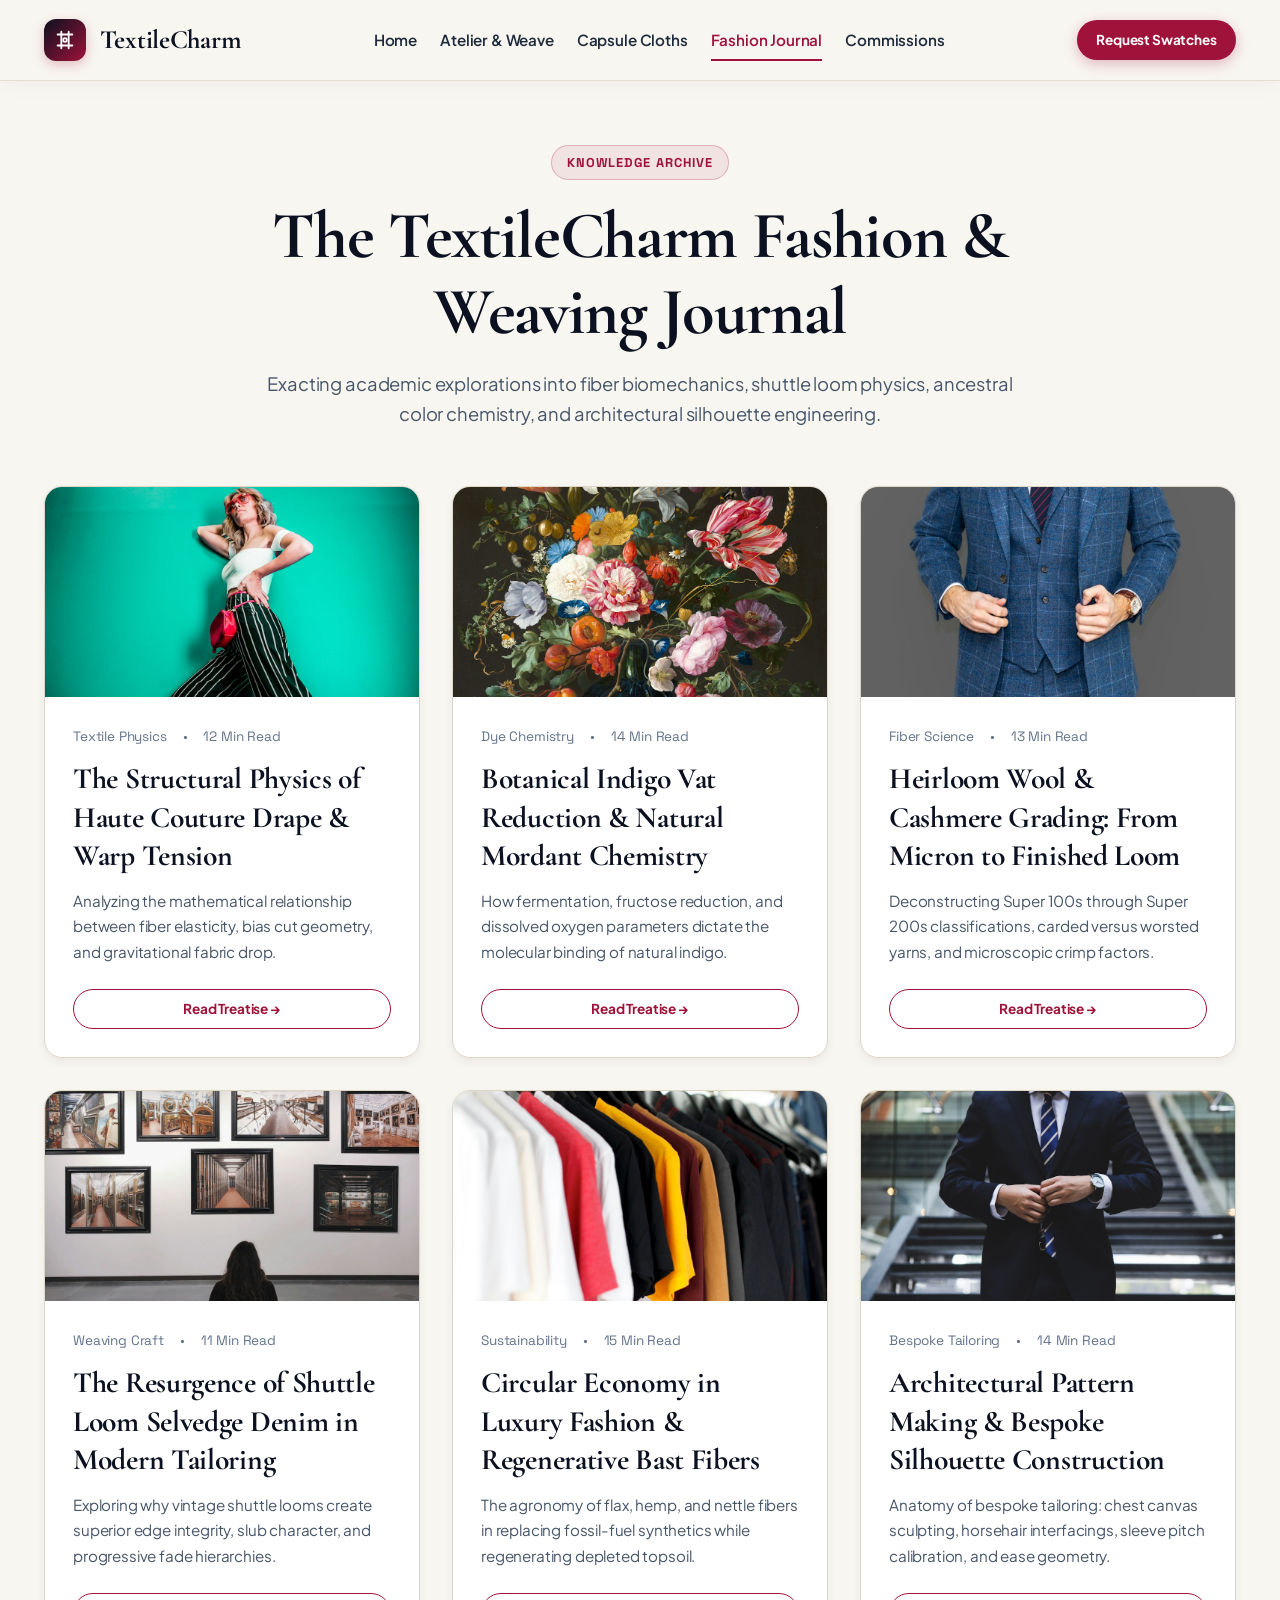
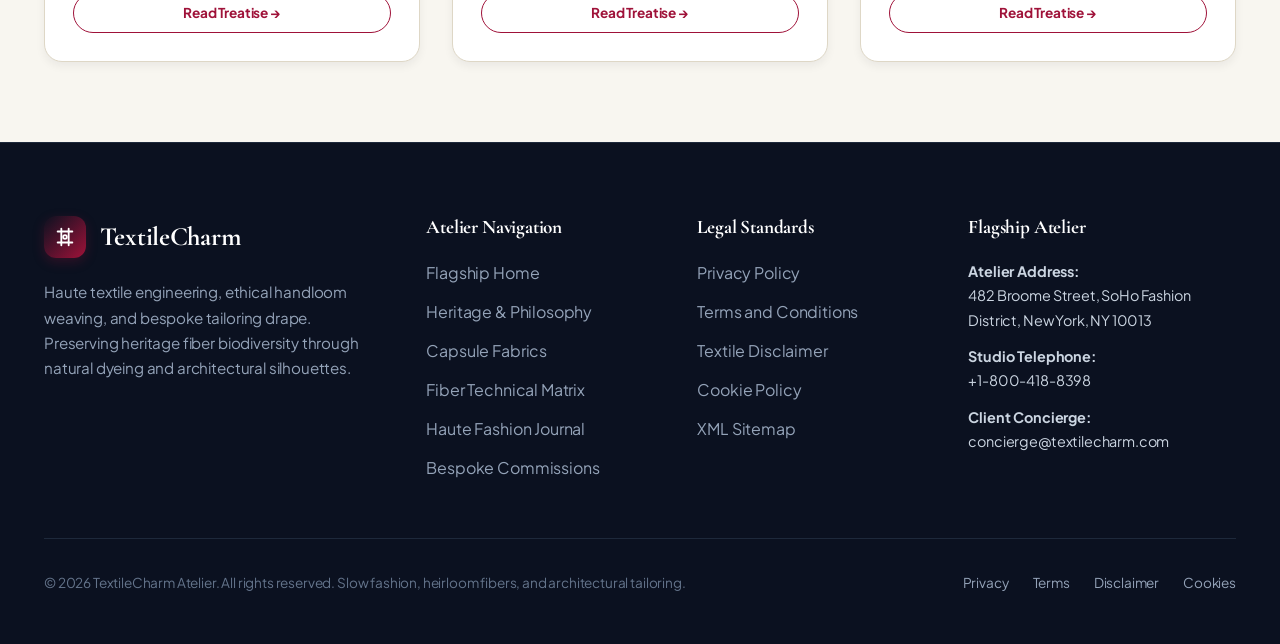
<file: blog/index.html>
<!DOCTYPE html>
<html lang="en">
<head>
  <meta charset="UTF-8">
  <meta name="viewport" content="width=device-width, initial-scale=1.0">
  <title>The Haute Fashion & Textile Journal | TextileCharm</title>
  <meta name="description" content="In-depth academic and practical treatises on textile physics, historical natural dyeing, bespoke tailoring drape, and circular fashion materials science.">
  <link rel="canonical" href="https://textilecharm.com/blog.html">
  <link rel="preconnect" href="https://fonts.googleapis.com">
  <link rel="preconnect" href="https://fonts.gstatic.com" crossorigin>
  <link href="https://fonts.googleapis.com/css2?family=Cormorant+Garamond:ital,wght@0,400;0,600;0,700;1,400;1,600&family=Plus+Jakarta+Sans:wght@400;500;600;700;800&family=Space+Grotesk:wght@500;700&display=swap" rel="stylesheet">
  <link rel="stylesheet" href="../assets/css/style.css">
  <link rel="icon" href="favicon.ico">
  <!-- Google tag (gtag.js) -->
<script async src="https://www.googletagmanager.com/gtag/js?id=G-0LY0HY7L01"></script>
<script>
  window.dataLayer = window.dataLayer || [];
  function gtag(){dataLayer.push(arguments);}
  gtag('js', new Date());
  gtag('config', 'G-0LY0HY7L01');
</script>
</head>
<body>

<header class="site-header">
  <div class="reading-progress-bar"></div>
  <div class="container header-inner">
    <a href="index.php" class="site-logo">
      <div class="logo-symbol">
        <svg width="22" height="22" viewBox="0 0 24 24" fill="none" stroke="currentColor" stroke-width="2" stroke-linecap="round" stroke-linejoin="round"><path d="M4 6h16"/><path d="M4 18h16"/><path d="M8 3v18"/><path d="M16 3v18"/><circle cx="12" cy="12" r="2"/></svg>
      </div>
      <span>TextileCharm</span>
    </a>
    <nav class="site-nav">
      <a href="index.php" class="nav-link">Home</a>
      <a href="about.html" class="nav-link">Atelier & Weave</a>
      <a href="index.php#collections" class="nav-link">Capsule Cloths</a>
      <a href="blog.html" class="nav-link active">Fashion Journal</a>
      <a href="contact.html" class="nav-link">Commissions</a>
    </nav>
    <div class="header-actions">
      <a href="contact.html" class="btn btn-primary btn-sm">Request Swatches</a>
      <button class="mobile-toggle" aria-label="Toggle Navigation Menu">
        <svg width="22" height="22" viewBox="0 0 24 24" fill="none" stroke="currentColor" stroke-width="2.2" stroke-linecap="round" stroke-linejoin="round"><line x1="3" y1="12" x2="21" y2="12"/><line x1="3" y1="6" x2="21" y2="6"/><line x1="3" y1="18" x2="21" y2="18"/></svg>
      </button>
    </div>
  </div>
</header>

<div class="drawer-backdrop"></div>
<div class="mobile-drawer">
  <div>
    <div class="mobile-drawer-header">
      <div class="site-logo">
        <div class="logo-symbol">
          <svg width="22" height="22" viewBox="0 0 24 24" fill="none" stroke="currentColor" stroke-width="2" stroke-linecap="round" stroke-linejoin="round"><path d="M4 6h16"/><path d="M4 18h16"/><path d="M8 3v18"/><path d="M16 3v18"/><circle cx="12" cy="12" r="2"/></svg>
        </div>
        <span>TextileCharm</span>
      </div>
      <button class="mobile-drawer-close" aria-label="Close Navigation Menu">
        <svg width="22" height="22" viewBox="0 0 24 24" fill="none" stroke="currentColor" stroke-width="2.2" stroke-linecap="round" stroke-linejoin="round"><line x1="18" y1="6" x2="6" y2="18"/><line x1="6" y1="6" x2="18" y2="18"/></svg>
      </button>
    </div>
    <div class="mobile-nav-links">
      <a href="index.php" class="nav-link">Home</a>
      <a href="about.html" class="nav-link">Atelier & Weave</a>
      <a href="index.php#collections" class="nav-link">Capsule Cloths</a>
      <a href="blog.html" class="nav-link active">Fashion Journal</a>
      <a href="contact.html" class="nav-link">Commissions</a>
      <hr style="border:none;border-top:1px solid #ded7c6;margin:0.75rem 0;">
      <a href="privacy-policy.html" class="nav-link" style="font-size:0.9rem;color:#64748b;">Privacy Policy</a>
      <a href="terms-and-conditions.html" class="nav-link" style="font-size:0.9rem;color:#64748b;">Terms of Service</a>
      <a href="disclaimer.html" class="nav-link" style="font-size:0.9rem;color:#64748b;">Fabric Disclaimer</a>
      <a href="cookie-policy.html" class="nav-link" style="font-size:0.9rem;color:#64748b;">Cookie Policy</a>
    </div>
  </div>
  <div style="padding-top:1.5rem;border-top:1px solid #ded7c6;">
    <a href="contact.html" class="btn btn-primary" style="width:100%;">Book Tailoring Consultation</a>
  </div>
</div>

<main>
  <div class="container" style="padding-top:4rem;padding-bottom:5rem;">
    <div class="section-header">
      <div class="section-kicker">Knowledge Archive</div>
      <h1 class="section-title">The TextileCharm Fashion & Weaving Journal</h1>
      <p class="section-subtitle">Exacting academic explorations into fiber biomechanics, shuttle loom physics, ancestral color chemistry, and architectural silhouette engineering.</p>
    </div>

    <div class="blog-grid">
      <!-- Article 1 -->
      <div class="blog-card">
        <div class="blog-card-media">
          <img src="../assets/images/tailoring_mannequin_drape.jpg" alt="Physics of Haute Couture Drape" width="380" height="215">
        </div>
        <div class="blog-card-body">
          <div class="blog-card-meta"><span>Textile Physics</span> &bull; <span>12 Min Read</span></div>
          <h3>The Structural Physics of Haute Couture Drape & Warp Tension</h3>
          <p style="color:var(--color-slate-600);font-size:0.95rem;margin-bottom:1.5rem;">Analyzing the mathematical relationship between fiber elasticity, bias cut geometry, and gravitational fabric drop.</p>
          <a href="the-structural-physics-of-haute-couture-drape-and-warp-tension.html" class="btn btn-outline btn-sm" style="margin-top:auto;">Read Treatise &rarr;</a>
        </div>
      </div>

      <!-- Article 2 -->
      <div class="blog-card">
        <div class="blog-card-media">
          <img src="../assets/images/botanical_indigo_dye_vat.jpg" alt="Botanical Indigo Vat Reduction" width="380" height="215">
        </div>
        <div class="blog-card-body">
          <div class="blog-card-meta"><span>Dye Chemistry</span> &bull; <span>14 Min Read</span></div>
          <h3>Botanical Indigo Vat Reduction & Natural Mordant Chemistry</h3>
          <p style="color:var(--color-slate-600);font-size:0.95rem;margin-bottom:1.5rem;">How fermentation, fructose reduction, and dissolved oxygen parameters dictate the molecular binding of natural indigo.</p>
          <a href="botanical-indigo-vat-reduction-and-natural-mordant-chemistry.html" class="btn btn-outline btn-sm" style="margin-top:auto;">Read Treatise &rarr;</a>
        </div>
      </div>

      <!-- Article 3 -->
      <div class="blog-card">
        <div class="blog-card-media">
          <img src="../assets/images/cashmere_wool_fabric_stack.jpg" alt="Heirloom Wool and Cashmere Grading" width="380" height="215">
        </div>
        <div class="blog-card-body">
          <div class="blog-card-meta"><span>Fiber Science</span> &bull; <span>13 Min Read</span></div>
          <h3>Heirloom Wool & Cashmere Grading: From Micron to Finished Loom</h3>
          <p style="color:var(--color-slate-600);font-size:0.95rem;margin-bottom:1.5rem;">Deconstructing Super 100s through Super 200s classifications, carded versus worsted yarns, and microscopic crimp factors.</p>
          <a href="heirloom-wool-and-cashmere-grading-from-micron-to-loom.html" class="btn btn-outline btn-sm" style="margin-top:auto;">Read Treatise &rarr;</a>
        </div>
      </div>

      <!-- Article 4 -->
      <div class="blog-card">
        <div class="blog-card-media">
          <img src="../assets/images/selvedge_denim_shuttle_loom.jpg" alt="Resurgence of Shuttle Loom Selvedge Denim" width="380" height="215">
        </div>
        <div class="blog-card-body">
          <div class="blog-card-meta"><span>Weaving Craft</span> &bull; <span>11 Min Read</span></div>
          <h3>The Resurgence of Shuttle Loom Selvedge Denim in Modern Tailoring</h3>
          <p style="color:var(--color-slate-600);font-size:0.95rem;margin-bottom:1.5rem;">Exploring why vintage shuttle looms create superior edge integrity, slub character, and progressive fade hierarchies.</p>
          <a href="the-resurgence-of-shuttle-loom-selvedge-denim-in-modern-tailoring.html" class="btn btn-outline btn-sm" style="margin-top:auto;">Read Treatise &rarr;</a>
        </div>
      </div>

      <!-- Article 5 -->
      <div class="blog-card">
        <div class="blog-card-media">
          <img src="../assets/images/linen_summer_garment_collection.jpg" alt="Circular Economy in Luxury Fashion" width="380" height="215">
        </div>
        <div class="blog-card-body">
          <div class="blog-card-meta"><span>Sustainability</span> &bull; <span>15 Min Read</span></div>
          <h3>Circular Economy in Luxury Fashion & Regenerative Bast Fibers</h3>
          <p style="color:var(--color-slate-600);font-size:0.95rem;margin-bottom:1.5rem;">The agronomy of flax, hemp, and nettle fibers in replacing fossil-fuel synthetics while regenerating depleted topsoil.</p>
          <a href="circular-economy-in-luxury-fashion-and-regenerative-bast-fibers.html" class="btn btn-outline btn-sm" style="margin-top:auto;">Read Treatise &rarr;</a>
        </div>
      </div>

      <!-- Article 6 -->
      <div class="blog-card">
        <div class="blog-card-media">
          <img src="../assets/images/tailor_measuring_wool_trousers.jpg" alt="Architectural Pattern Making" width="380" height="215">
        </div>
        <div class="blog-card-body">
          <div class="blog-card-meta"><span>Bespoke Tailoring</span> &bull; <span>14 Min Read</span></div>
          <h3>Architectural Pattern Making & Bespoke Silhouette Construction</h3>
          <p style="color:var(--color-slate-600);font-size:0.95rem;margin-bottom:1.5rem;">Anatomy of bespoke tailoring: chest canvas sculpting, horsehair interfacings, sleeve pitch calibration, and ease geometry.</p>
          <a href="architectural-pattern-making-and-bespoke-silhouette-construction.html" class="btn btn-outline btn-sm" style="margin-top:auto;">Read Treatise &rarr;</a>
        </div>
      </div>
    </div>
  </div>
</main>

<footer class="site-footer">
  <div class="container">
    <div class="footer-grid">
      <div class="footer-brand">
        <a href="index.php" class="site-logo">
          <div class="logo-symbol">
            <svg width="22" height="22" viewBox="0 0 24 24" fill="none" stroke="currentColor" stroke-width="2" stroke-linecap="round" stroke-linejoin="round"><path d="M4 6h16"/><path d="M4 18h16"/><path d="M8 3v18"/><path d="M16 3v18"/><circle cx="12" cy="12" r="2"/></svg>
          </div>
          <span>TextileCharm</span>
        </a>
        <p style="margin-top:1rem;color:#94a3b8;font-size:0.95rem;line-height:1.65;">
          Haute textile engineering, ethical handloom weaving, and bespoke tailoring drape. Preserving heritage fiber biodiversity through natural dyeing and architectural silhouettes.
        </p>
      </div>
      <div class="footer-col">
        <h4>Atelier Navigation</h4>
        <ul class="footer-links">
          <li><a href="index.php">Flagship Home</a></li>
          <li><a href="about.html">Heritage & Philosophy</a></li>
          <li><a href="index.php#collections">Capsule Fabrics</a></li>
          <li><a href="index.php#matrix">Fiber Technical Matrix</a></li>
          <li><a href="blog.html">Haute Fashion Journal</a></li>
          <li><a href="contact.html">Bespoke Commissions</a></li>
        </ul>
      </div>
      <div class="footer-col">
        <h4>Legal Standards</h4>
        <ul class="footer-links">
          <li><a href="privacy-policy.html">Privacy Policy</a></li>
          <li><a href="terms-and-conditions.html">Terms and Conditions</a></li>
          <li><a href="disclaimer.html">Textile Disclaimer</a></li>
          <li><a href="cookie-policy.html">Cookie Policy</a></li>
          <li><a href="sitemap.xml">XML Sitemap</a></li>
        </ul>
      </div>
      <div class="footer-col">
        <h4>Flagship Atelier</h4>
        <div style="margin-bottom:0.75rem;font-size:0.9rem;">
          <strong>Atelier Address:</strong><br>
          482 Broome Street, SoHo Fashion District, New York, NY 10013
        </div>
        <div style="margin-bottom:0.75rem;font-size:0.9rem;">
          <strong>Studio Telephone:</strong><br>
          +1-800-418-8398
        </div>
        <div style="font-size:0.9rem;">
          <strong>Client Concierge:</strong><br>
          concierge@textilecharm.com
        </div>
      </div>
    </div>
    <div class="footer-bottom">
      <p>&copy; 2026 TextileCharm Atelier. All rights reserved. Slow fashion, heirloom fibers, and architectural tailoring.</p>
      <div style="display:flex;gap:1.5rem;">
        <a href="privacy-policy.html">Privacy</a>
        <a href="terms-and-conditions.html">Terms</a>
        <a href="disclaimer.html">Disclaimer</a>
        <a href="cookie-policy.html">Cookies</a>
      </div>
    </div>
  </div>
</footer>
<script src="../assets/js/main.js"></script>

</body>
</html>
</file>
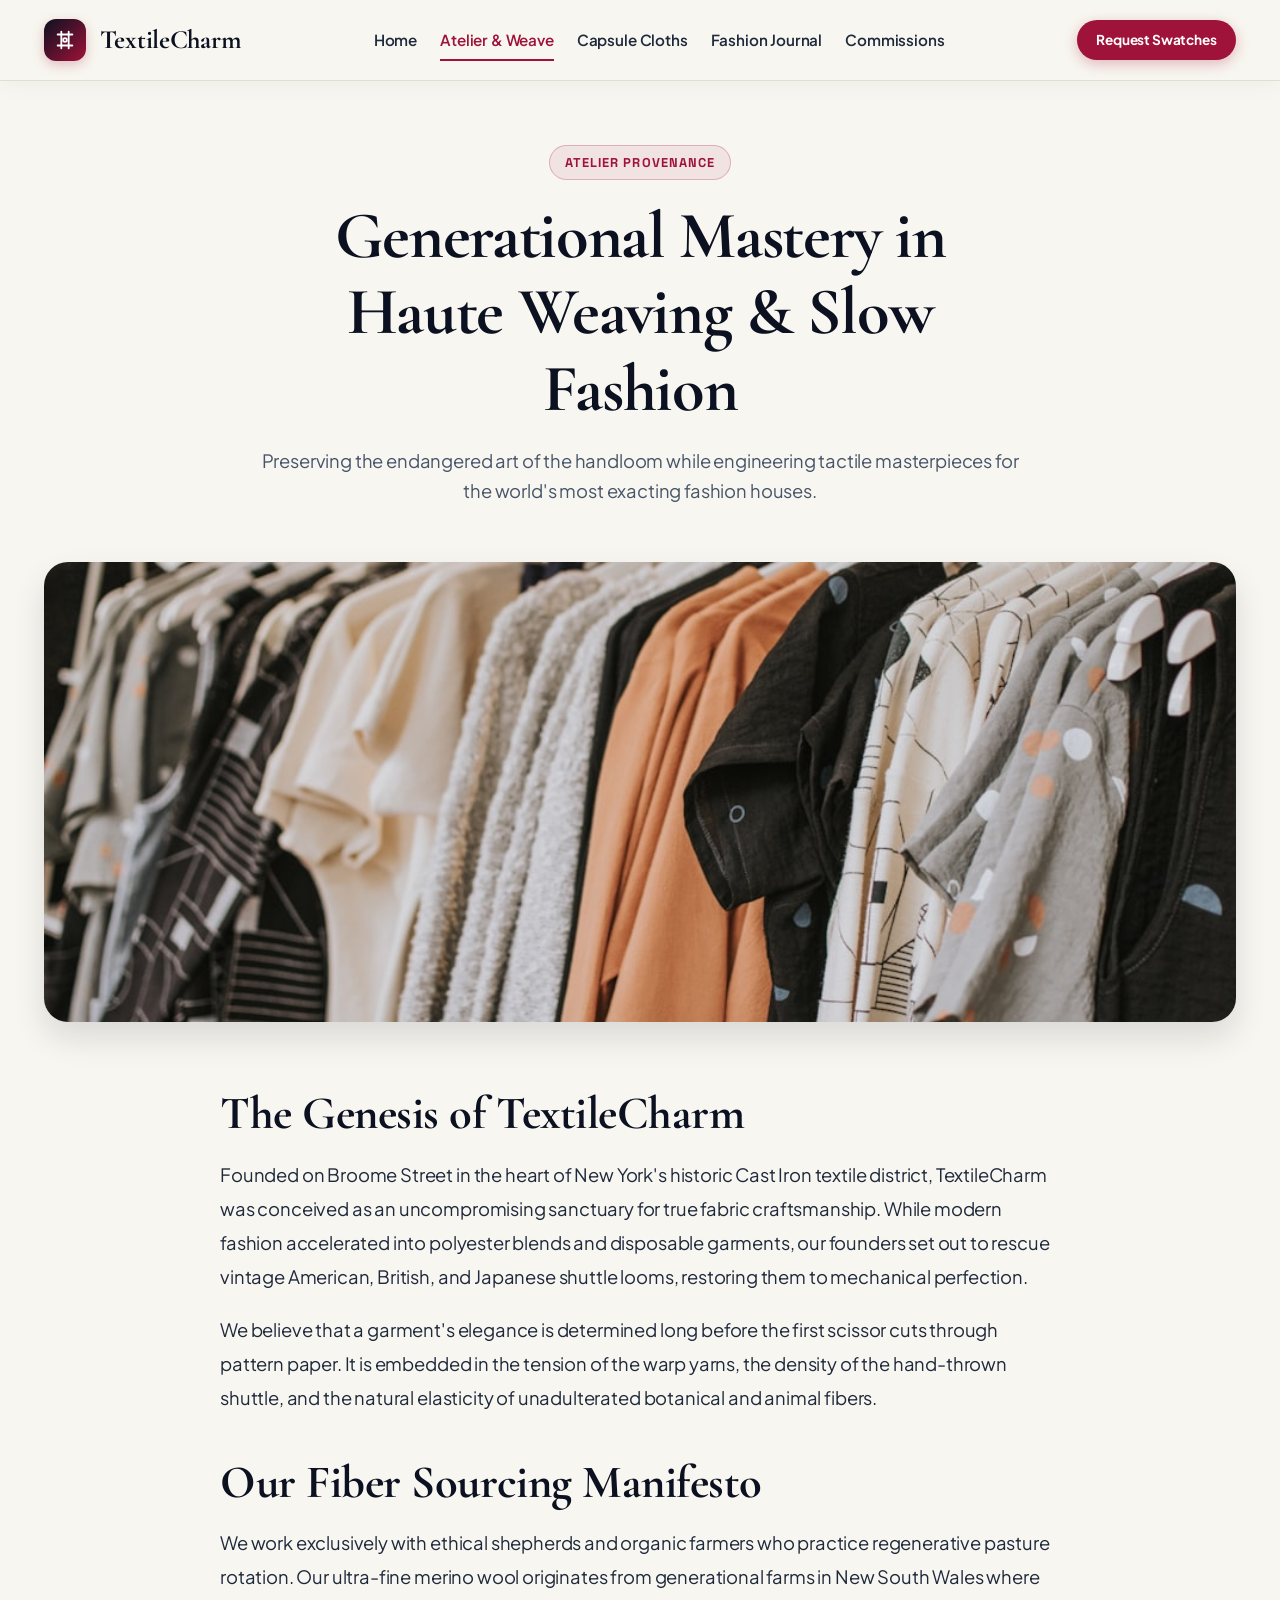
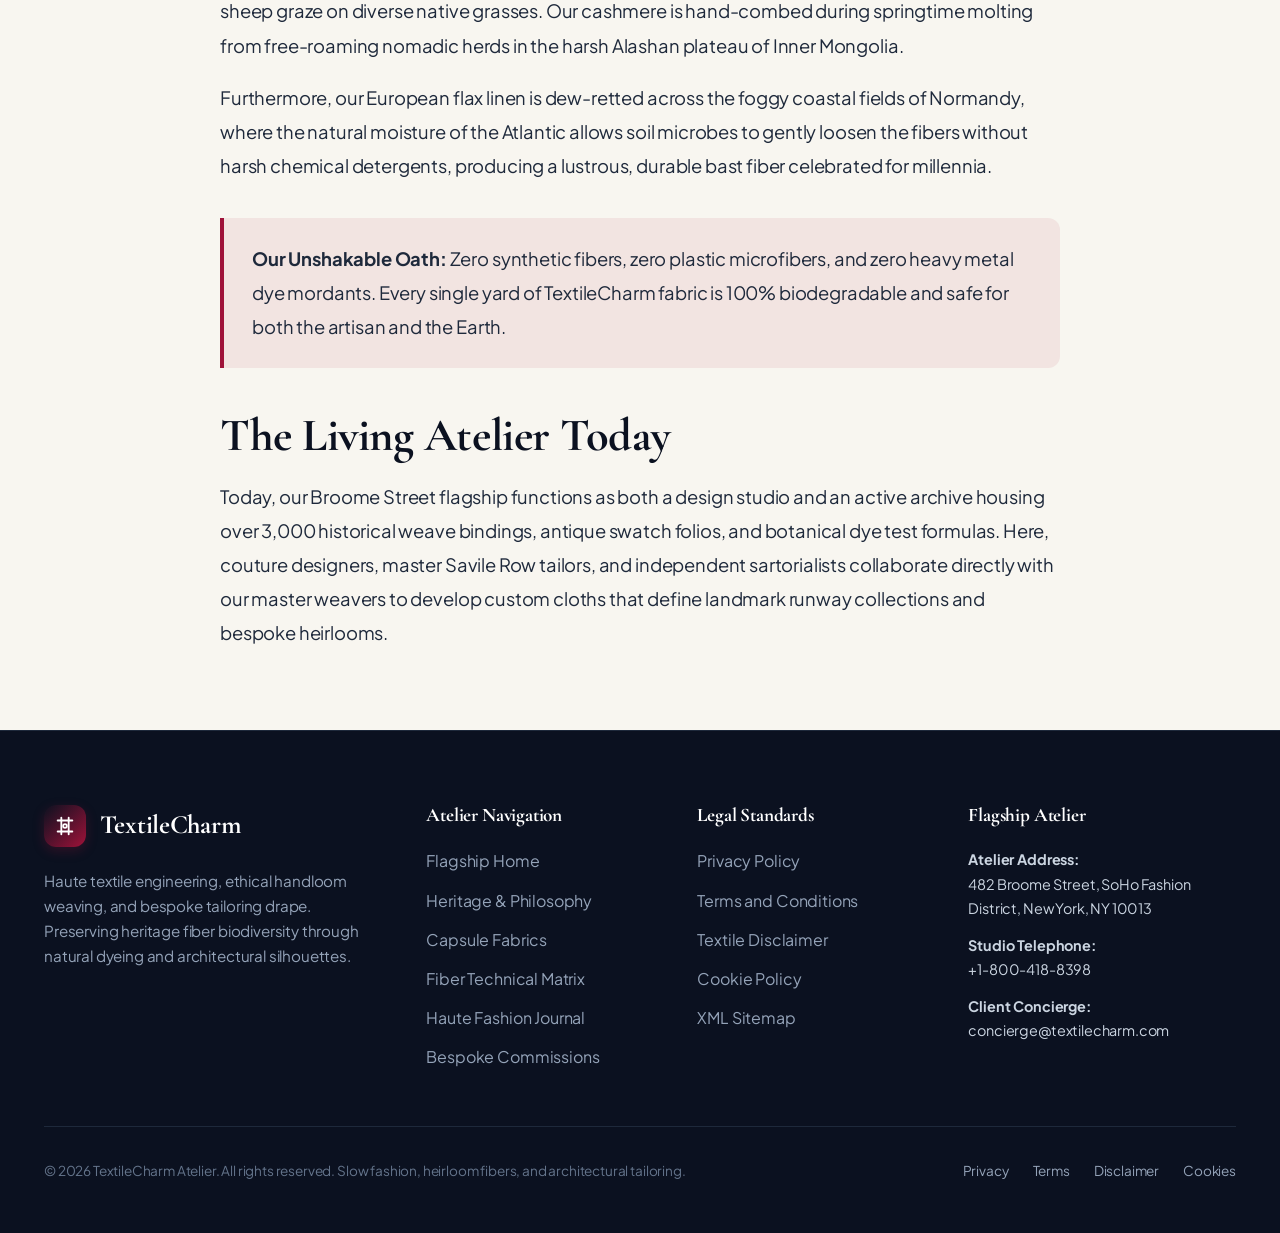
<file: about.html>
<!DOCTYPE html>
<html lang="en">
<head>
  <meta charset="UTF-8">
  <meta name="viewport" content="width=device-width, initial-scale=1.0">
  <title>Our Heritage & Loom Philosophy | TextileCharm Atelier</title>
  <meta name="description" content="Discover the artisanal lineage of TextileCharm. Decades of heritage shuttle weaving, sustainable fiber stewardship, and architectural fashion tailoring.">
  <link rel="canonical" href="https://textilecharm.com/about.html">
  <link rel="preconnect" href="https://fonts.googleapis.com">
  <link rel="preconnect" href="https://fonts.gstatic.com" crossorigin>
  <link href="https://fonts.googleapis.com/css2?family=Cormorant+Garamond:ital,wght@0,400;0,600;0,700;1,400;1,600&family=Plus+Jakarta+Sans:wght@400;500;600;700;800&family=Space+Grotesk:wght@500;700&display=swap" rel="stylesheet">
  <link rel="stylesheet" href="assets/css/style.css">
  <link rel="icon" href="favicon.ico">
  <!-- Google tag (gtag.js) -->
<script async src="https://www.googletagmanager.com/gtag/js?id=G-0LY0HY7L01"></script>
<script>
  window.dataLayer = window.dataLayer || [];
  function gtag(){dataLayer.push(arguments);}
  gtag('js', new Date());
  gtag('config', 'G-0LY0HY7L01');
</script>
</head>
<body>

<header class="site-header">
  <div class="reading-progress-bar"></div>
  <div class="container header-inner">
    <a href="index.php" class="site-logo">
      <div class="logo-symbol">
        <svg width="22" height="22" viewBox="0 0 24 24" fill="none" stroke="currentColor" stroke-width="2" stroke-linecap="round" stroke-linejoin="round"><path d="M4 6h16"/><path d="M4 18h16"/><path d="M8 3v18"/><path d="M16 3v18"/><circle cx="12" cy="12" r="2"/></svg>
      </div>
      <span>TextileCharm</span>
    </a>
    <nav class="site-nav">
      <a href="index.php" class="nav-link">Home</a>
      <a href="about.html" class="nav-link active">Atelier & Weave</a>
      <a href="index.php#collections" class="nav-link">Capsule Cloths</a>
      <a href="blog.html" class="nav-link">Fashion Journal</a>
      <a href="contact.html" class="nav-link">Commissions</a>
    </nav>
    <div class="header-actions">
      <a href="contact.html" class="btn btn-primary btn-sm">Request Swatches</a>
      <button class="mobile-toggle" aria-label="Toggle Navigation Menu">
        <svg width="22" height="22" viewBox="0 0 24 24" fill="none" stroke="currentColor" stroke-width="2.2" stroke-linecap="round" stroke-linejoin="round"><line x1="3" y1="12" x2="21" y2="12"/><line x1="3" y1="6" x2="21" y2="6"/><line x1="3" y1="18" x2="21" y2="18"/></svg>
      </button>
    </div>
  </div>
</header>

<div class="drawer-backdrop"></div>
<div class="mobile-drawer">
  <div>
    <div class="mobile-drawer-header">
      <div class="site-logo">
        <div class="logo-symbol">
          <svg width="22" height="22" viewBox="0 0 24 24" fill="none" stroke="currentColor" stroke-width="2" stroke-linecap="round" stroke-linejoin="round"><path d="M4 6h16"/><path d="M4 18h16"/><path d="M8 3v18"/><path d="M16 3v18"/><circle cx="12" cy="12" r="2"/></svg>
        </div>
        <span>TextileCharm</span>
      </div>
      <button class="mobile-drawer-close" aria-label="Close Navigation Menu">
        <svg width="22" height="22" viewBox="0 0 24 24" fill="none" stroke="currentColor" stroke-width="2.2" stroke-linecap="round" stroke-linejoin="round"><line x1="18" y1="6" x2="6" y2="18"/><line x1="6" y1="6" x2="18" y2="18"/></svg>
      </button>
    </div>
    <div class="mobile-nav-links">
      <a href="index.php" class="nav-link">Home</a>
      <a href="about.html" class="nav-link active">Atelier & Weave</a>
      <a href="index.php#collections" class="nav-link">Capsule Cloths</a>
      <a href="blog.html" class="nav-link">Fashion Journal</a>
      <a href="contact.html" class="nav-link">Commissions</a>
      <hr style="border:none;border-top:1px solid #ded7c6;margin:0.75rem 0;">
      <a href="privacy-policy.html" class="nav-link" style="font-size:0.9rem;color:#64748b;">Privacy Policy</a>
      <a href="terms-and-conditions.html" class="nav-link" style="font-size:0.9rem;color:#64748b;">Terms of Service</a>
      <a href="disclaimer.html" class="nav-link" style="font-size:0.9rem;color:#64748b;">Fabric Disclaimer</a>
      <a href="cookie-policy.html" class="nav-link" style="font-size:0.9rem;color:#64748b;">Cookie Policy</a>
    </div>
  </div>
  <div style="padding-top:1.5rem;border-top:1px solid #ded7c6;">
    <a href="contact.html" class="btn btn-primary" style="width:100%;">Book Tailoring Consultation</a>
  </div>
</div>

<main>
  <div class="container" style="padding-top:4rem;padding-bottom:5rem;">
    <div class="section-header">
      <div class="section-kicker">Atelier Provenance</div>
      <h1 class="section-title">Generational Mastery in Haute Weaving & Slow Fashion</h1>
      <p class="section-subtitle">Preserving the endangered art of the handloom while engineering tactile masterpieces for the world's most exacting fashion houses.</p>
    </div>

    <div style="margin-bottom:4rem;">
      <img src="assets/images/bespoke_sewing_pattern_cutting.jpg" alt="Master pattern maker cutting structural wool jacket contours" style="width:100%;height:460px;object-fit:cover;border-radius:var(--radius-xl);box-shadow:var(--shadow-lg);">
    </div>

    <div style="max-width:840px;margin:0 auto;font-size:1.15rem;line-height:1.85;color:var(--color-slate-800);">
      <h2 style="margin-top:2.5rem;margin-bottom:1rem;">The Genesis of TextileCharm</h2>
      <p>Founded on Broome Street in the heart of New York's historic Cast Iron textile district, TextileCharm was conceived as an uncompromising sanctuary for true fabric craftsmanship. While modern fashion accelerated into polyester blends and disposable garments, our founders set out to rescue vintage American, British, and Japanese shuttle looms, restoring them to mechanical perfection.</p>
      <p>We believe that a garment's elegance is determined long before the first scissor cuts through pattern paper. It is embedded in the tension of the warp yarns, the density of the hand-thrown shuttle, and the natural elasticity of unadulterated botanical and animal fibers.</p>

      <h2 style="margin-top:2.5rem;margin-bottom:1rem;">Our Fiber Sourcing Manifesto</h2>
      <p>We work exclusively with ethical shepherds and organic farmers who practice regenerative pasture rotation. Our ultra-fine merino wool originates from generational farms in New South Wales where sheep graze on diverse native grasses. Our cashmere is hand-combed during springtime molting from free-roaming nomadic herds in the harsh Alashan plateau of Inner Mongolia.</p>
      <p>Furthermore, our European flax linen is dew-retted across the foggy coastal fields of Normandy, where the natural moisture of the Atlantic allows soil microbes to gently loosen the fibers without harsh chemical detergents, producing a lustrous, durable bast fiber celebrated for millennia.</p>

      <div class="callout-box">
        <strong>Our Unshakable Oath:</strong> Zero synthetic fibers, zero plastic microfibers, and zero heavy metal dye mordants. Every single yard of TextileCharm fabric is 100% biodegradable and safe for both the artisan and the Earth.
      </div>

      <h2 style="margin-top:2.5rem;margin-bottom:1rem;">The Living Atelier Today</h2>
      <p>Today, our Broome Street flagship functions as both a design studio and an active archive housing over 3,000 historical weave bindings, antique swatch folios, and botanical dye test formulas. Here, couture designers, master Savile Row tailors, and independent sartorialists collaborate directly with our master weavers to develop custom cloths that define landmark runway collections and bespoke heirlooms.</p>
    </div>
  </div>
</main>

<footer class="site-footer">
  <div class="container">
    <div class="footer-grid">
      <div class="footer-brand">
        <a href="index.php" class="site-logo">
          <div class="logo-symbol">
            <svg width="22" height="22" viewBox="0 0 24 24" fill="none" stroke="currentColor" stroke-width="2" stroke-linecap="round" stroke-linejoin="round"><path d="M4 6h16"/><path d="M4 18h16"/><path d="M8 3v18"/><path d="M16 3v18"/><circle cx="12" cy="12" r="2"/></svg>
          </div>
          <span>TextileCharm</span>
        </a>
        <p style="margin-top:1rem;color:#94a3b8;font-size:0.95rem;line-height:1.65;">
          Haute textile engineering, ethical handloom weaving, and bespoke tailoring drape. Preserving heritage fiber biodiversity through natural dyeing and architectural silhouettes.
        </p>
      </div>
      <div class="footer-col">
        <h4>Atelier Navigation</h4>
        <ul class="footer-links">
          <li><a href="index.php">Flagship Home</a></li>
          <li><a href="about.html">Heritage & Philosophy</a></li>
          <li><a href="index.php#collections">Capsule Fabrics</a></li>
          <li><a href="index.php#matrix">Fiber Technical Matrix</a></li>
          <li><a href="blog.html">Haute Fashion Journal</a></li>
          <li><a href="contact.html">Bespoke Commissions</a></li>
        </ul>
      </div>
      <div class="footer-col">
        <h4>Legal Standards</h4>
        <ul class="footer-links">
          <li><a href="privacy-policy.html">Privacy Policy</a></li>
          <li><a href="terms-and-conditions.html">Terms and Conditions</a></li>
          <li><a href="disclaimer.html">Textile Disclaimer</a></li>
          <li><a href="cookie-policy.html">Cookie Policy</a></li>
          <li><a href="sitemap.xml">XML Sitemap</a></li>
        </ul>
      </div>
      <div class="footer-col">
        <h4>Flagship Atelier</h4>
        <div style="margin-bottom:0.75rem;font-size:0.9rem;">
          <strong>Atelier Address:</strong><br>
          482 Broome Street, SoHo Fashion District, New York, NY 10013
        </div>
        <div style="margin-bottom:0.75rem;font-size:0.9rem;">
          <strong>Studio Telephone:</strong><br>
          +1-800-418-8398
        </div>
        <div style="font-size:0.9rem;">
          <strong>Client Concierge:</strong><br>
          concierge@textilecharm.com
        </div>
      </div>
    </div>
    <div class="footer-bottom">
      <p>&copy; 2026 TextileCharm Atelier. All rights reserved. Slow fashion, heirloom fibers, and architectural tailoring.</p>
      <div style="display:flex;gap:1.5rem;">
        <a href="privacy-policy.html">Privacy</a>
        <a href="terms-and-conditions.html">Terms</a>
        <a href="disclaimer.html">Disclaimer</a>
        <a href="cookie-policy.html">Cookies</a>
      </div>
    </div>
  </div>
</footer>
<script src="assets/js/main.js"></script>

</body>
</html>
</file>
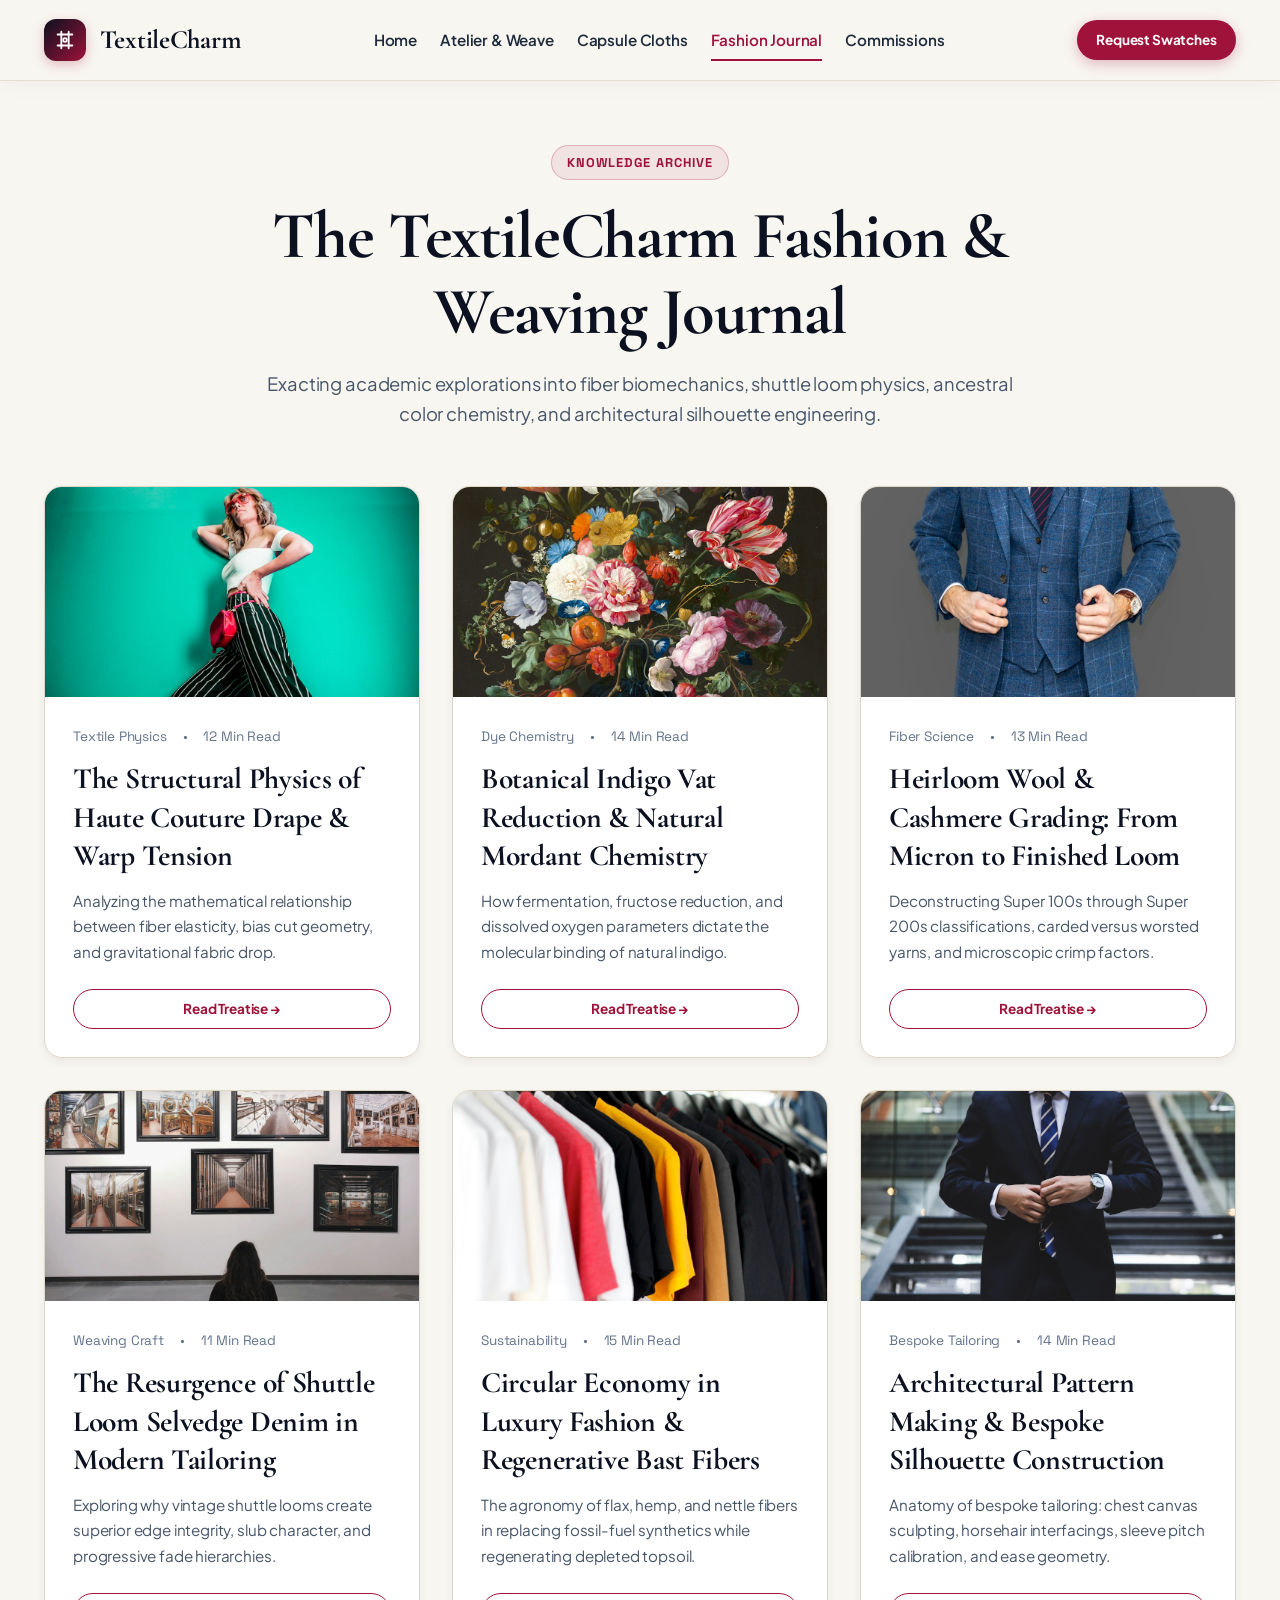
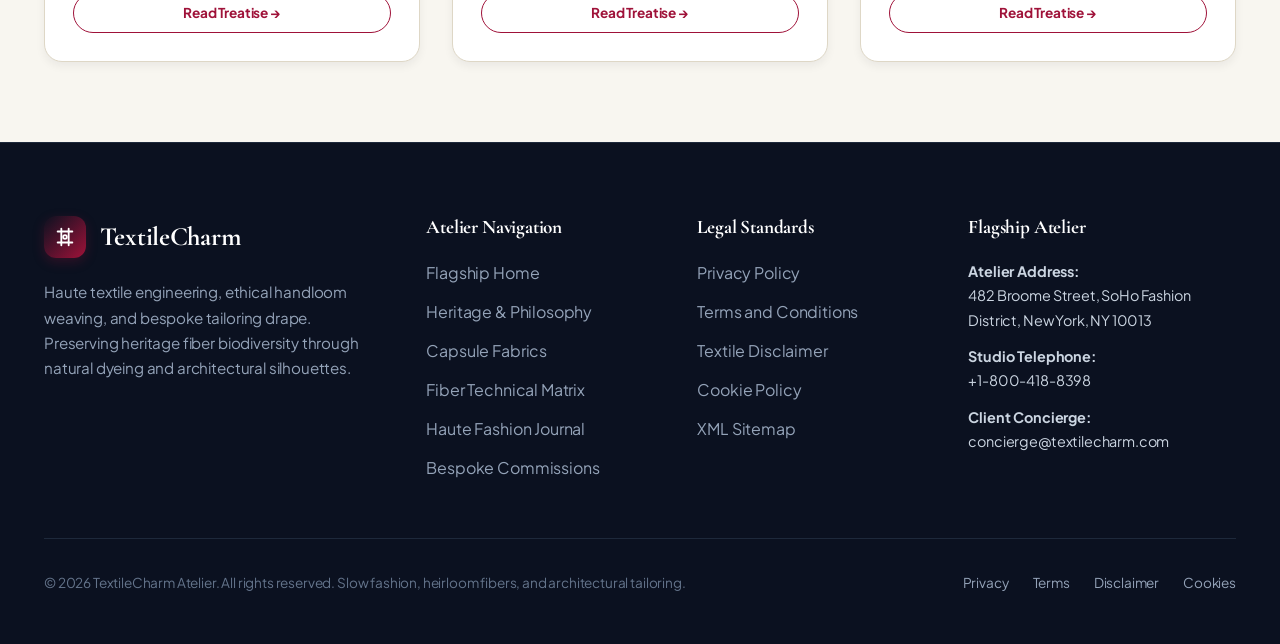
<file: blog.html>
<!DOCTYPE html>
<html lang="en">
<head>
  <meta charset="UTF-8">
  <meta name="viewport" content="width=device-width, initial-scale=1.0">
  <title>The Haute Fashion & Textile Journal | TextileCharm</title>
  <meta name="description" content="In-depth academic and practical treatises on textile physics, historical natural dyeing, bespoke tailoring drape, and circular fashion materials science.">
  <link rel="canonical" href="https://textilecharm.com/blog.html">
  <link rel="preconnect" href="https://fonts.googleapis.com">
  <link rel="preconnect" href="https://fonts.gstatic.com" crossorigin>
  <link href="https://fonts.googleapis.com/css2?family=Cormorant+Garamond:ital,wght@0,400;0,600;0,700;1,400;1,600&family=Plus+Jakarta+Sans:wght@400;500;600;700;800&family=Space+Grotesk:wght@500;700&display=swap" rel="stylesheet">
  <link rel="stylesheet" href="assets/css/style.css">
  <link rel="icon" href="favicon.ico">
  <!-- Google tag (gtag.js) -->
<script async src="https://www.googletagmanager.com/gtag/js?id=G-0LY0HY7L01"></script>
<script>
  window.dataLayer = window.dataLayer || [];
  function gtag(){dataLayer.push(arguments);}
  gtag('js', new Date());
  gtag('config', 'G-0LY0HY7L01');
</script>
</head>
<body>

<header class="site-header">
  <div class="reading-progress-bar"></div>
  <div class="container header-inner">
    <a href="index.php" class="site-logo">
      <div class="logo-symbol">
        <svg width="22" height="22" viewBox="0 0 24 24" fill="none" stroke="currentColor" stroke-width="2" stroke-linecap="round" stroke-linejoin="round"><path d="M4 6h16"/><path d="M4 18h16"/><path d="M8 3v18"/><path d="M16 3v18"/><circle cx="12" cy="12" r="2"/></svg>
      </div>
      <span>TextileCharm</span>
    </a>
    <nav class="site-nav">
      <a href="index.php" class="nav-link">Home</a>
      <a href="about.html" class="nav-link">Atelier & Weave</a>
      <a href="index.php#collections" class="nav-link">Capsule Cloths</a>
      <a href="blog.html" class="nav-link active">Fashion Journal</a>
      <a href="contact.html" class="nav-link">Commissions</a>
    </nav>
    <div class="header-actions">
      <a href="contact.html" class="btn btn-primary btn-sm">Request Swatches</a>
      <button class="mobile-toggle" aria-label="Toggle Navigation Menu">
        <svg width="22" height="22" viewBox="0 0 24 24" fill="none" stroke="currentColor" stroke-width="2.2" stroke-linecap="round" stroke-linejoin="round"><line x1="3" y1="12" x2="21" y2="12"/><line x1="3" y1="6" x2="21" y2="6"/><line x1="3" y1="18" x2="21" y2="18"/></svg>
      </button>
    </div>
  </div>
</header>

<div class="drawer-backdrop"></div>
<div class="mobile-drawer">
  <div>
    <div class="mobile-drawer-header">
      <div class="site-logo">
        <div class="logo-symbol">
          <svg width="22" height="22" viewBox="0 0 24 24" fill="none" stroke="currentColor" stroke-width="2" stroke-linecap="round" stroke-linejoin="round"><path d="M4 6h16"/><path d="M4 18h16"/><path d="M8 3v18"/><path d="M16 3v18"/><circle cx="12" cy="12" r="2"/></svg>
        </div>
        <span>TextileCharm</span>
      </div>
      <button class="mobile-drawer-close" aria-label="Close Navigation Menu">
        <svg width="22" height="22" viewBox="0 0 24 24" fill="none" stroke="currentColor" stroke-width="2.2" stroke-linecap="round" stroke-linejoin="round"><line x1="18" y1="6" x2="6" y2="18"/><line x1="6" y1="6" x2="18" y2="18"/></svg>
      </button>
    </div>
    <div class="mobile-nav-links">
      <a href="index.php" class="nav-link">Home</a>
      <a href="about.html" class="nav-link">Atelier & Weave</a>
      <a href="index.php#collections" class="nav-link">Capsule Cloths</a>
      <a href="blog.html" class="nav-link active">Fashion Journal</a>
      <a href="contact.html" class="nav-link">Commissions</a>
      <hr style="border:none;border-top:1px solid #ded7c6;margin:0.75rem 0;">
      <a href="privacy-policy.html" class="nav-link" style="font-size:0.9rem;color:#64748b;">Privacy Policy</a>
      <a href="terms-and-conditions.html" class="nav-link" style="font-size:0.9rem;color:#64748b;">Terms of Service</a>
      <a href="disclaimer.html" class="nav-link" style="font-size:0.9rem;color:#64748b;">Fabric Disclaimer</a>
      <a href="cookie-policy.html" class="nav-link" style="font-size:0.9rem;color:#64748b;">Cookie Policy</a>
    </div>
  </div>
  <div style="padding-top:1.5rem;border-top:1px solid #ded7c6;">
    <a href="contact.html" class="btn btn-primary" style="width:100%;">Book Tailoring Consultation</a>
  </div>
</div>

<main>
  <div class="container" style="padding-top:4rem;padding-bottom:5rem;">
    <div class="section-header">
      <div class="section-kicker">Knowledge Archive</div>
      <h1 class="section-title">The TextileCharm Fashion & Weaving Journal</h1>
      <p class="section-subtitle">Exacting academic explorations into fiber biomechanics, shuttle loom physics, ancestral color chemistry, and architectural silhouette engineering.</p>
    </div>

    <div class="blog-grid">
      <!-- Article 1 -->
      <div class="blog-card">
        <div class="blog-card-media">
          <img src="assets/images/tailoring_mannequin_drape.jpg" alt="Physics of Haute Couture Drape" width="380" height="215">
        </div>
        <div class="blog-card-body">
          <div class="blog-card-meta"><span>Textile Physics</span> &bull; <span>12 Min Read</span></div>
          <h3>The Structural Physics of Haute Couture Drape & Warp Tension</h3>
          <p style="color:var(--color-slate-600);font-size:0.95rem;margin-bottom:1.5rem;">Analyzing the mathematical relationship between fiber elasticity, bias cut geometry, and gravitational fabric drop.</p>
          <a href="blog/the-structural-physics-of-haute-couture-drape-and-warp-tension.html" class="btn btn-outline btn-sm" style="margin-top:auto;">Read Treatise &rarr;</a>
        </div>
      </div>

      <!-- Article 2 -->
      <div class="blog-card">
        <div class="blog-card-media">
          <img src="assets/images/botanical_indigo_dye_vat.jpg" alt="Botanical Indigo Vat Reduction" width="380" height="215">
        </div>
        <div class="blog-card-body">
          <div class="blog-card-meta"><span>Dye Chemistry</span> &bull; <span>14 Min Read</span></div>
          <h3>Botanical Indigo Vat Reduction & Natural Mordant Chemistry</h3>
          <p style="color:var(--color-slate-600);font-size:0.95rem;margin-bottom:1.5rem;">How fermentation, fructose reduction, and dissolved oxygen parameters dictate the molecular binding of natural indigo.</p>
          <a href="blog/botanical-indigo-vat-reduction-and-natural-mordant-chemistry.html" class="btn btn-outline btn-sm" style="margin-top:auto;">Read Treatise &rarr;</a>
        </div>
      </div>

      <!-- Article 3 -->
      <div class="blog-card">
        <div class="blog-card-media">
          <img src="assets/images/cashmere_wool_fabric_stack.jpg" alt="Heirloom Wool and Cashmere Grading" width="380" height="215">
        </div>
        <div class="blog-card-body">
          <div class="blog-card-meta"><span>Fiber Science</span> &bull; <span>13 Min Read</span></div>
          <h3>Heirloom Wool & Cashmere Grading: From Micron to Finished Loom</h3>
          <p style="color:var(--color-slate-600);font-size:0.95rem;margin-bottom:1.5rem;">Deconstructing Super 100s through Super 200s classifications, carded versus worsted yarns, and microscopic crimp factors.</p>
          <a href="blog/heirloom-wool-and-cashmere-grading-from-micron-to-loom.html" class="btn btn-outline btn-sm" style="margin-top:auto;">Read Treatise &rarr;</a>
        </div>
      </div>

      <!-- Article 4 -->
      <div class="blog-card">
        <div class="blog-card-media">
          <img src="assets/images/selvedge_denim_shuttle_loom.jpg" alt="Resurgence of Shuttle Loom Selvedge Denim" width="380" height="215">
        </div>
        <div class="blog-card-body">
          <div class="blog-card-meta"><span>Weaving Craft</span> &bull; <span>11 Min Read</span></div>
          <h3>The Resurgence of Shuttle Loom Selvedge Denim in Modern Tailoring</h3>
          <p style="color:var(--color-slate-600);font-size:0.95rem;margin-bottom:1.5rem;">Exploring why vintage shuttle looms create superior edge integrity, slub character, and progressive fade hierarchies.</p>
          <a href="blog/the-resurgence-of-shuttle-loom-selvedge-denim-in-modern-tailoring.html" class="btn btn-outline btn-sm" style="margin-top:auto;">Read Treatise &rarr;</a>
        </div>
      </div>

      <!-- Article 5 -->
      <div class="blog-card">
        <div class="blog-card-media">
          <img src="assets/images/linen_summer_garment_collection.jpg" alt="Circular Economy in Luxury Fashion" width="380" height="215">
        </div>
        <div class="blog-card-body">
          <div class="blog-card-meta"><span>Sustainability</span> &bull; <span>15 Min Read</span></div>
          <h3>Circular Economy in Luxury Fashion & Regenerative Bast Fibers</h3>
          <p style="color:var(--color-slate-600);font-size:0.95rem;margin-bottom:1.5rem;">The agronomy of flax, hemp, and nettle fibers in replacing fossil-fuel synthetics while regenerating depleted topsoil.</p>
          <a href="blog/circular-economy-in-luxury-fashion-and-regenerative-bast-fibers.html" class="btn btn-outline btn-sm" style="margin-top:auto;">Read Treatise &rarr;</a>
        </div>
      </div>

      <!-- Article 6 -->
      <div class="blog-card">
        <div class="blog-card-media">
          <img src="assets/images/tailor_measuring_wool_trousers.jpg" alt="Architectural Pattern Making" width="380" height="215">
        </div>
        <div class="blog-card-body">
          <div class="blog-card-meta"><span>Bespoke Tailoring</span> &bull; <span>14 Min Read</span></div>
          <h3>Architectural Pattern Making & Bespoke Silhouette Construction</h3>
          <p style="color:var(--color-slate-600);font-size:0.95rem;margin-bottom:1.5rem;">Anatomy of bespoke tailoring: chest canvas sculpting, horsehair interfacings, sleeve pitch calibration, and ease geometry.</p>
          <a href="blog/architectural-pattern-making-and-bespoke-silhouette-construction.html" class="btn btn-outline btn-sm" style="margin-top:auto;">Read Treatise &rarr;</a>
        </div>
      </div>
    </div>
  </div>
</main>

<footer class="site-footer">
  <div class="container">
    <div class="footer-grid">
      <div class="footer-brand">
        <a href="index.php" class="site-logo">
          <div class="logo-symbol">
            <svg width="22" height="22" viewBox="0 0 24 24" fill="none" stroke="currentColor" stroke-width="2" stroke-linecap="round" stroke-linejoin="round"><path d="M4 6h16"/><path d="M4 18h16"/><path d="M8 3v18"/><path d="M16 3v18"/><circle cx="12" cy="12" r="2"/></svg>
          </div>
          <span>TextileCharm</span>
        </a>
        <p style="margin-top:1rem;color:#94a3b8;font-size:0.95rem;line-height:1.65;">
          Haute textile engineering, ethical handloom weaving, and bespoke tailoring drape. Preserving heritage fiber biodiversity through natural dyeing and architectural silhouettes.
        </p>
      </div>
      <div class="footer-col">
        <h4>Atelier Navigation</h4>
        <ul class="footer-links">
          <li><a href="index.php">Flagship Home</a></li>
          <li><a href="about.html">Heritage & Philosophy</a></li>
          <li><a href="index.php#collections">Capsule Fabrics</a></li>
          <li><a href="index.php#matrix">Fiber Technical Matrix</a></li>
          <li><a href="blog.html">Haute Fashion Journal</a></li>
          <li><a href="contact.html">Bespoke Commissions</a></li>
        </ul>
      </div>
      <div class="footer-col">
        <h4>Legal Standards</h4>
        <ul class="footer-links">
          <li><a href="privacy-policy.html">Privacy Policy</a></li>
          <li><a href="terms-and-conditions.html">Terms and Conditions</a></li>
          <li><a href="disclaimer.html">Textile Disclaimer</a></li>
          <li><a href="cookie-policy.html">Cookie Policy</a></li>
          <li><a href="sitemap.xml">XML Sitemap</a></li>
        </ul>
      </div>
      <div class="footer-col">
        <h4>Flagship Atelier</h4>
        <div style="margin-bottom:0.75rem;font-size:0.9rem;">
          <strong>Atelier Address:</strong><br>
          482 Broome Street, SoHo Fashion District, New York, NY 10013
        </div>
        <div style="margin-bottom:0.75rem;font-size:0.9rem;">
          <strong>Studio Telephone:</strong><br>
          +1-800-418-8398
        </div>
        <div style="font-size:0.9rem;">
          <strong>Client Concierge:</strong><br>
          concierge@textilecharm.com
        </div>
      </div>
    </div>
    <div class="footer-bottom">
      <p>&copy; 2026 TextileCharm Atelier. All rights reserved. Slow fashion, heirloom fibers, and architectural tailoring.</p>
      <div style="display:flex;gap:1.5rem;">
        <a href="privacy-policy.html">Privacy</a>
        <a href="terms-and-conditions.html">Terms</a>
        <a href="disclaimer.html">Disclaimer</a>
        <a href="cookie-policy.html">Cookies</a>
      </div>
    </div>
  </div>
</footer>
<script src="assets/js/main.js"></script>

</body>
</html>
</file>
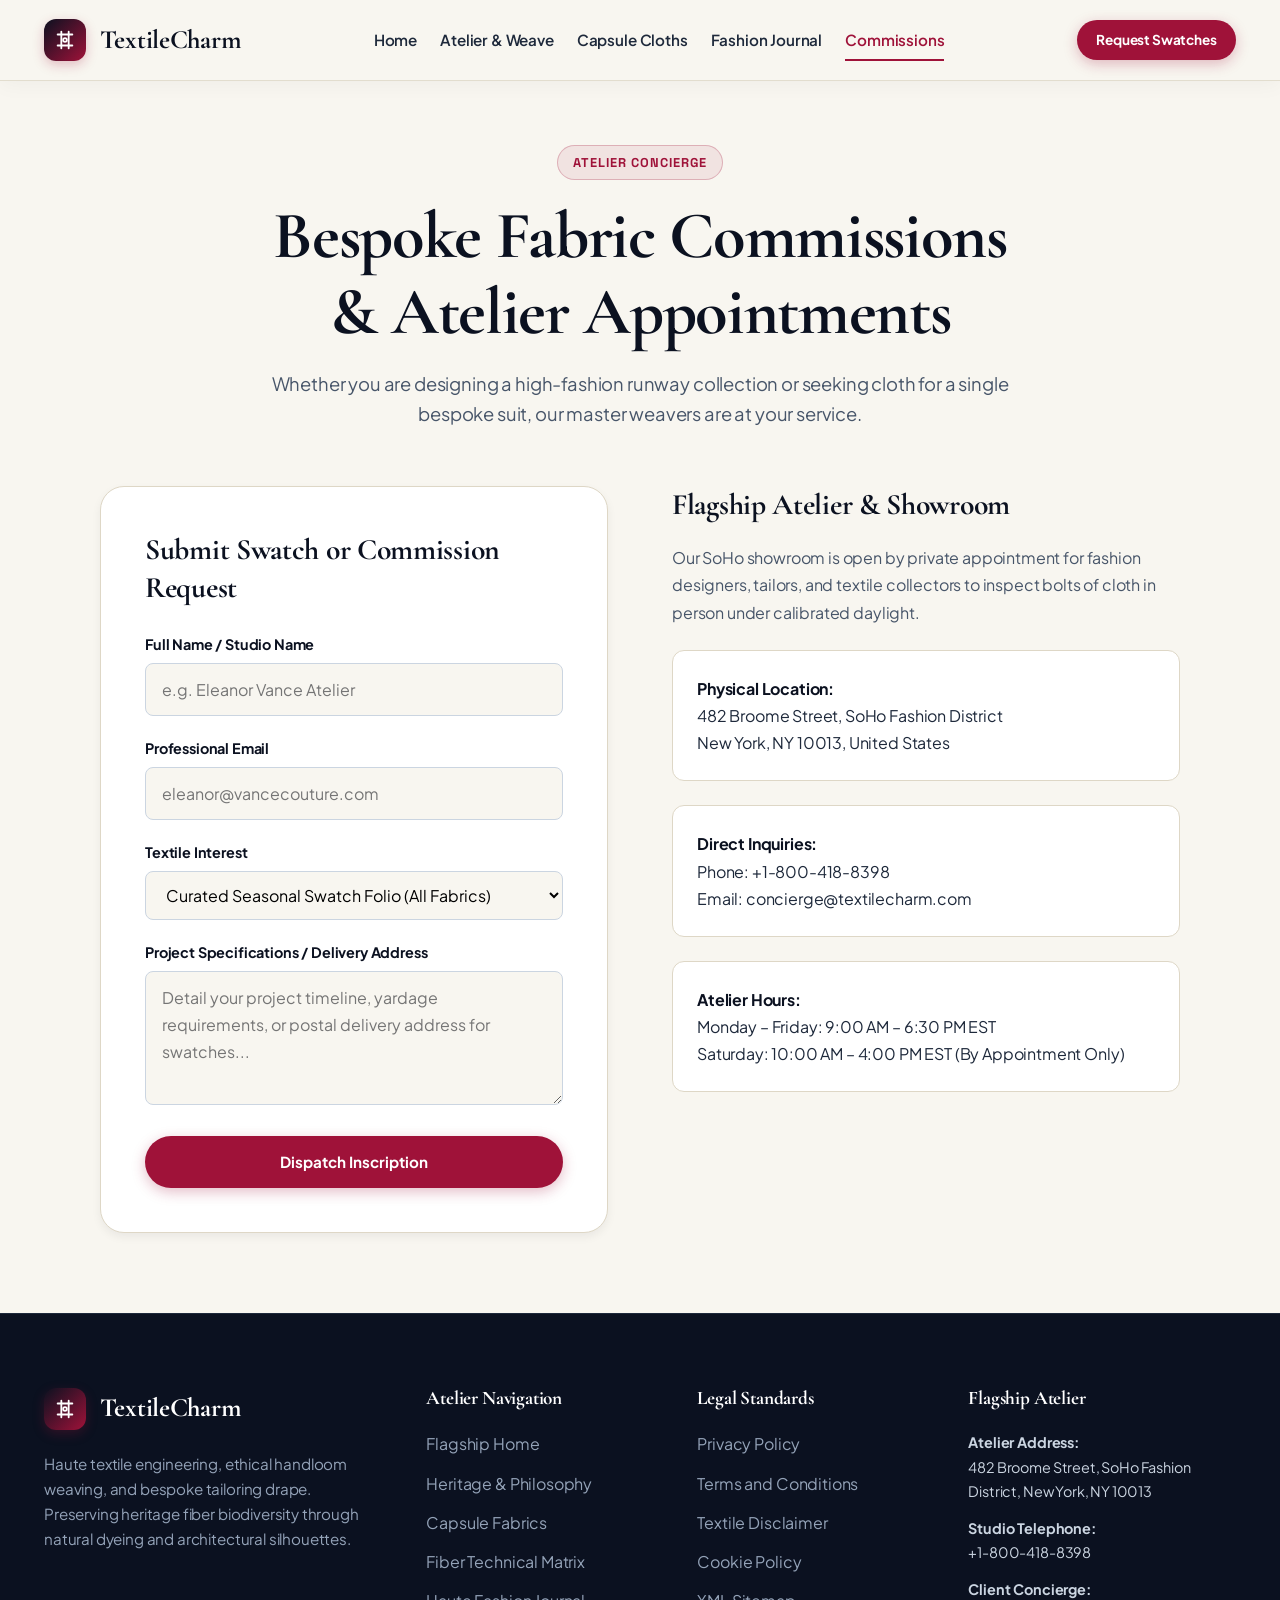
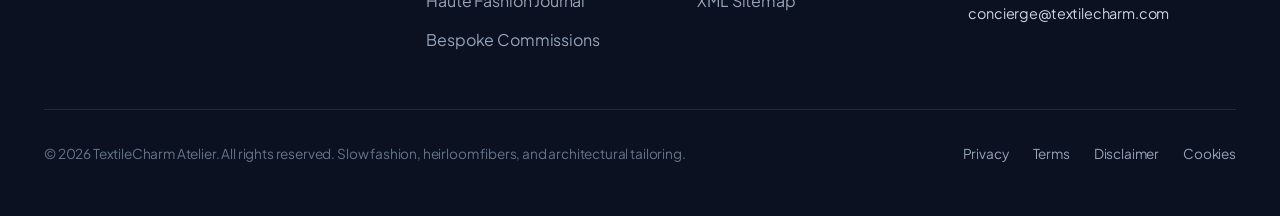
<file: contact.html>
<!DOCTYPE html>
<html lang="en">
<head>
  <meta charset="UTF-8">
  <meta name="viewport" content="width=device-width, initial-scale=1.0">
  <title>Bespoke Commissions & Swatch Inquiries | TextileCharm</title>
  <meta name="description" content="Connect with the master weavers at TextileCharm. Request custom swatch books, commission bespoke fabric runs, or book an in-person atelier consultation.">
  <link rel="canonical" href="https://textilecharm.com/contact.html">
  <link rel="preconnect" href="https://fonts.googleapis.com">
  <link rel="preconnect" href="https://fonts.gstatic.com" crossorigin>
  <link href="https://fonts.googleapis.com/css2?family=Cormorant+Garamond:ital,wght@0,400;0,600;0,700;1,400;1,600&family=Plus+Jakarta+Sans:wght@400;500;600;700;800&family=Space+Grotesk:wght@500;700&display=swap" rel="stylesheet">
  <link rel="stylesheet" href="assets/css/style.css">
  <link rel="icon" href="favicon.ico">
  <!-- Google tag (gtag.js) -->
<script async src="https://www.googletagmanager.com/gtag/js?id=G-0LY0HY7L01"></script>
<script>
  window.dataLayer = window.dataLayer || [];
  function gtag(){dataLayer.push(arguments);}
  gtag('js', new Date());
  gtag('config', 'G-0LY0HY7L01');
</script>
</head>
<body>

<header class="site-header">
  <div class="reading-progress-bar"></div>
  <div class="container header-inner">
    <a href="index.php" class="site-logo">
      <div class="logo-symbol">
        <svg width="22" height="22" viewBox="0 0 24 24" fill="none" stroke="currentColor" stroke-width="2" stroke-linecap="round" stroke-linejoin="round"><path d="M4 6h16"/><path d="M4 18h16"/><path d="M8 3v18"/><path d="M16 3v18"/><circle cx="12" cy="12" r="2"/></svg>
      </div>
      <span>TextileCharm</span>
    </a>
    <nav class="site-nav">
      <a href="index.php" class="nav-link">Home</a>
      <a href="about.html" class="nav-link">Atelier & Weave</a>
      <a href="index.php#collections" class="nav-link">Capsule Cloths</a>
      <a href="blog.html" class="nav-link">Fashion Journal</a>
      <a href="contact.html" class="nav-link active">Commissions</a>
    </nav>
    <div class="header-actions">
      <a href="contact.html" class="btn btn-primary btn-sm">Request Swatches</a>
      <button class="mobile-toggle" aria-label="Toggle Navigation Menu">
        <svg width="22" height="22" viewBox="0 0 24 24" fill="none" stroke="currentColor" stroke-width="2.2" stroke-linecap="round" stroke-linejoin="round"><line x1="3" y1="12" x2="21" y2="12"/><line x1="3" y1="6" x2="21" y2="6"/><line x1="3" y1="18" x2="21" y2="18"/></svg>
      </button>
    </div>
  </div>
</header>

<div class="drawer-backdrop"></div>
<div class="mobile-drawer">
  <div>
    <div class="mobile-drawer-header">
      <div class="site-logo">
        <div class="logo-symbol">
          <svg width="22" height="22" viewBox="0 0 24 24" fill="none" stroke="currentColor" stroke-width="2" stroke-linecap="round" stroke-linejoin="round"><path d="M4 6h16"/><path d="M4 18h16"/><path d="M8 3v18"/><path d="M16 3v18"/><circle cx="12" cy="12" r="2"/></svg>
        </div>
        <span>TextileCharm</span>
      </div>
      <button class="mobile-drawer-close" aria-label="Close Navigation Menu">
        <svg width="22" height="22" viewBox="0 0 24 24" fill="none" stroke="currentColor" stroke-width="2.2" stroke-linecap="round" stroke-linejoin="round"><line x1="18" y1="6" x2="6" y2="18"/><line x1="6" y1="6" x2="18" y2="18"/></svg>
      </button>
    </div>
    <div class="mobile-nav-links">
      <a href="index.php" class="nav-link">Home</a>
      <a href="about.html" class="nav-link">Atelier & Weave</a>
      <a href="index.php#collections" class="nav-link">Capsule Cloths</a>
      <a href="blog.html" class="nav-link">Fashion Journal</a>
      <a href="contact.html" class="nav-link active">Commissions</a>
      <hr style="border:none;border-top:1px solid #ded7c6;margin:0.75rem 0;">
      <a href="privacy-policy.html" class="nav-link" style="font-size:0.9rem;color:#64748b;">Privacy Policy</a>
      <a href="terms-and-conditions.html" class="nav-link" style="font-size:0.9rem;color:#64748b;">Terms of Service</a>
      <a href="disclaimer.html" class="nav-link" style="font-size:0.9rem;color:#64748b;">Fabric Disclaimer</a>
      <a href="cookie-policy.html" class="nav-link" style="font-size:0.9rem;color:#64748b;">Cookie Policy</a>
    </div>
  </div>
  <div style="padding-top:1.5rem;border-top:1px solid #ded7c6;">
    <a href="contact.html" class="btn btn-primary" style="width:100%;">Book Tailoring Consultation</a>
  </div>
</div>

<main>
  <div class="container" style="padding-top:4rem;padding-bottom:5rem;">
    <div class="section-header">
      <div class="section-kicker">Atelier Concierge</div>
      <h1 class="section-title">Bespoke Fabric Commissions & Atelier Appointments</h1>
      <p class="section-subtitle">Whether you are designing a high-fashion runway collection or seeking cloth for a single bespoke suit, our master weavers are at your service.</p>
    </div>

    <div style="display:grid;grid-template-columns:1fr 1fr;gap:4rem;max-width:1080px;margin:0 auto;">
      <div style="background:var(--color-white);padding:2.75rem;border-radius:var(--radius-xl);border:1px solid var(--color-cream-border);box-shadow:var(--shadow-sm);">
        <h3 style="margin-bottom:1.5rem;color:var(--color-indigo-900);">Submit Swatch or Commission Request</h3>
        <form action="#" method="POST" onsubmit="alert('Thank you. Your bespoke swatch inquiry has been received by our atelier team.'); return false;">
          <div style="margin-bottom:1.25rem;">
            <label style="display:block;font-weight:700;font-size:0.9rem;margin-bottom:0.4rem;color:var(--color-indigo-900);">Full Name / Studio Name</label>
            <input type="text" required style="width:100%;padding:0.75rem 1rem;border-radius:var(--radius-sm);border:1px solid var(--color-slate-300);background:var(--color-sand);" placeholder="e.g. Eleanor Vance Atelier">
          </div>
          <div style="margin-bottom:1.25rem;">
            <label style="display:block;font-weight:700;font-size:0.9rem;margin-bottom:0.4rem;color:var(--color-indigo-900);">Professional Email</label>
            <input type="email" required style="width:100%;padding:0.75rem 1rem;border-radius:var(--radius-sm);border:1px solid var(--color-slate-300);background:var(--color-sand);" placeholder="eleanor@vancecouture.com">
          </div>
          <div style="margin-bottom:1.25rem;">
            <label style="display:block;font-weight:700;font-size:0.9rem;margin-bottom:0.4rem;color:var(--color-indigo-900);">Textile Interest</label>
            <select style="width:100%;padding:0.75rem 1rem;border-radius:var(--radius-sm);border:1px solid var(--color-slate-300);background:var(--color-sand);">
              <option>Curated Seasonal Swatch Folio (All Fabrics)</option>
              <option>Pure Cashmere & Overcoating Cloths</option>
              <option>Botanical Indigo Silk Twills & Satins</option>
              <option>European Dew-Retted Linens</option>
              <option>Japanese Shuttle Loom Selvedge Denims</option>
              <option>Bespoke Commission & Proprietary Weave (25+ Yards)</option>
            </select>
          </div>
          <div style="margin-bottom:1.5rem;">
            <label style="display:block;font-weight:700;font-size:0.9rem;margin-bottom:0.4rem;color:var(--color-indigo-900);">Project Specifications / Delivery Address</label>
            <textarea rows="4" style="width:100%;padding:0.75rem 1rem;border-radius:var(--radius-sm);border:1px solid var(--color-slate-300);background:var(--color-sand);" placeholder="Detail your project timeline, yardage requirements, or postal delivery address for swatches..."></textarea>
          </div>
          <button type="submit" class="btn btn-primary" style="width:100%;">Dispatch Inscription</button>
        </form>
      </div>

      <div style="display:flex;flex-direction:column;justify-content:space-between;">
        <div>
          <h3 style="margin-bottom:1.25rem;color:var(--color-indigo-900);">Flagship Atelier & Showroom</h3>
          <p style="color:var(--color-slate-600);margin-bottom:1.5rem;">
            Our SoHo showroom is open by private appointment for fashion designers, tailors, and textile collectors to inspect bolts of cloth in person under calibrated daylight.
          </p>

          <div style="margin-bottom:1.5rem;padding:1.5rem;background:var(--color-white);border-radius:var(--radius-md);border:1px solid var(--color-cream-border);">
            <strong style="color:var(--color-indigo-900);">Physical Location:</strong><br>
            482 Broome Street, SoHo Fashion District<br>
            New York, NY 10013, United States
          </div>

          <div style="margin-bottom:1.5rem;padding:1.5rem;background:var(--color-white);border-radius:var(--radius-md);border:1px solid var(--color-cream-border);">
            <strong style="color:var(--color-indigo-900);">Direct Inquiries:</strong><br>
            Phone: +1-800-418-8398<br>
            Email: concierge@textilecharm.com
          </div>

          <div style="padding:1.5rem;background:var(--color-white);border-radius:var(--radius-md);border:1px solid var(--color-cream-border);">
            <strong style="color:var(--color-indigo-900);">Atelier Hours:</strong><br>
            Monday – Friday: 9:00 AM – 6:30 PM EST<br>
            Saturday: 10:00 AM – 4:00 PM EST (By Appointment Only)
          </div>
        </div>
      </div>
    </div>
  </div>
</main>

<footer class="site-footer">
  <div class="container">
    <div class="footer-grid">
      <div class="footer-brand">
        <a href="index.php" class="site-logo">
          <div class="logo-symbol">
            <svg width="22" height="22" viewBox="0 0 24 24" fill="none" stroke="currentColor" stroke-width="2" stroke-linecap="round" stroke-linejoin="round"><path d="M4 6h16"/><path d="M4 18h16"/><path d="M8 3v18"/><path d="M16 3v18"/><circle cx="12" cy="12" r="2"/></svg>
          </div>
          <span>TextileCharm</span>
        </a>
        <p style="margin-top:1rem;color:#94a3b8;font-size:0.95rem;line-height:1.65;">
          Haute textile engineering, ethical handloom weaving, and bespoke tailoring drape. Preserving heritage fiber biodiversity through natural dyeing and architectural silhouettes.
        </p>
      </div>
      <div class="footer-col">
        <h4>Atelier Navigation</h4>
        <ul class="footer-links">
          <li><a href="index.php">Flagship Home</a></li>
          <li><a href="about.html">Heritage & Philosophy</a></li>
          <li><a href="index.php#collections">Capsule Fabrics</a></li>
          <li><a href="index.php#matrix">Fiber Technical Matrix</a></li>
          <li><a href="blog.html">Haute Fashion Journal</a></li>
          <li><a href="contact.html">Bespoke Commissions</a></li>
        </ul>
      </div>
      <div class="footer-col">
        <h4>Legal Standards</h4>
        <ul class="footer-links">
          <li><a href="privacy-policy.html">Privacy Policy</a></li>
          <li><a href="terms-and-conditions.html">Terms and Conditions</a></li>
          <li><a href="disclaimer.html">Textile Disclaimer</a></li>
          <li><a href="cookie-policy.html">Cookie Policy</a></li>
          <li><a href="sitemap.xml">XML Sitemap</a></li>
        </ul>
      </div>
      <div class="footer-col">
        <h4>Flagship Atelier</h4>
        <div style="margin-bottom:0.75rem;font-size:0.9rem;">
          <strong>Atelier Address:</strong><br>
          482 Broome Street, SoHo Fashion District, New York, NY 10013
        </div>
        <div style="margin-bottom:0.75rem;font-size:0.9rem;">
          <strong>Studio Telephone:</strong><br>
          +1-800-418-8398
        </div>
        <div style="font-size:0.9rem;">
          <strong>Client Concierge:</strong><br>
          concierge@textilecharm.com
        </div>
      </div>
    </div>
    <div class="footer-bottom">
      <p>&copy; 2026 TextileCharm Atelier. All rights reserved. Slow fashion, heirloom fibers, and architectural tailoring.</p>
      <div style="display:flex;gap:1.5rem;">
        <a href="privacy-policy.html">Privacy</a>
        <a href="terms-and-conditions.html">Terms</a>
        <a href="disclaimer.html">Disclaimer</a>
        <a href="cookie-policy.html">Cookies</a>
      </div>
    </div>
  </div>
</footer>
<script src="assets/js/main.js"></script>

</body>
</html>
</file>
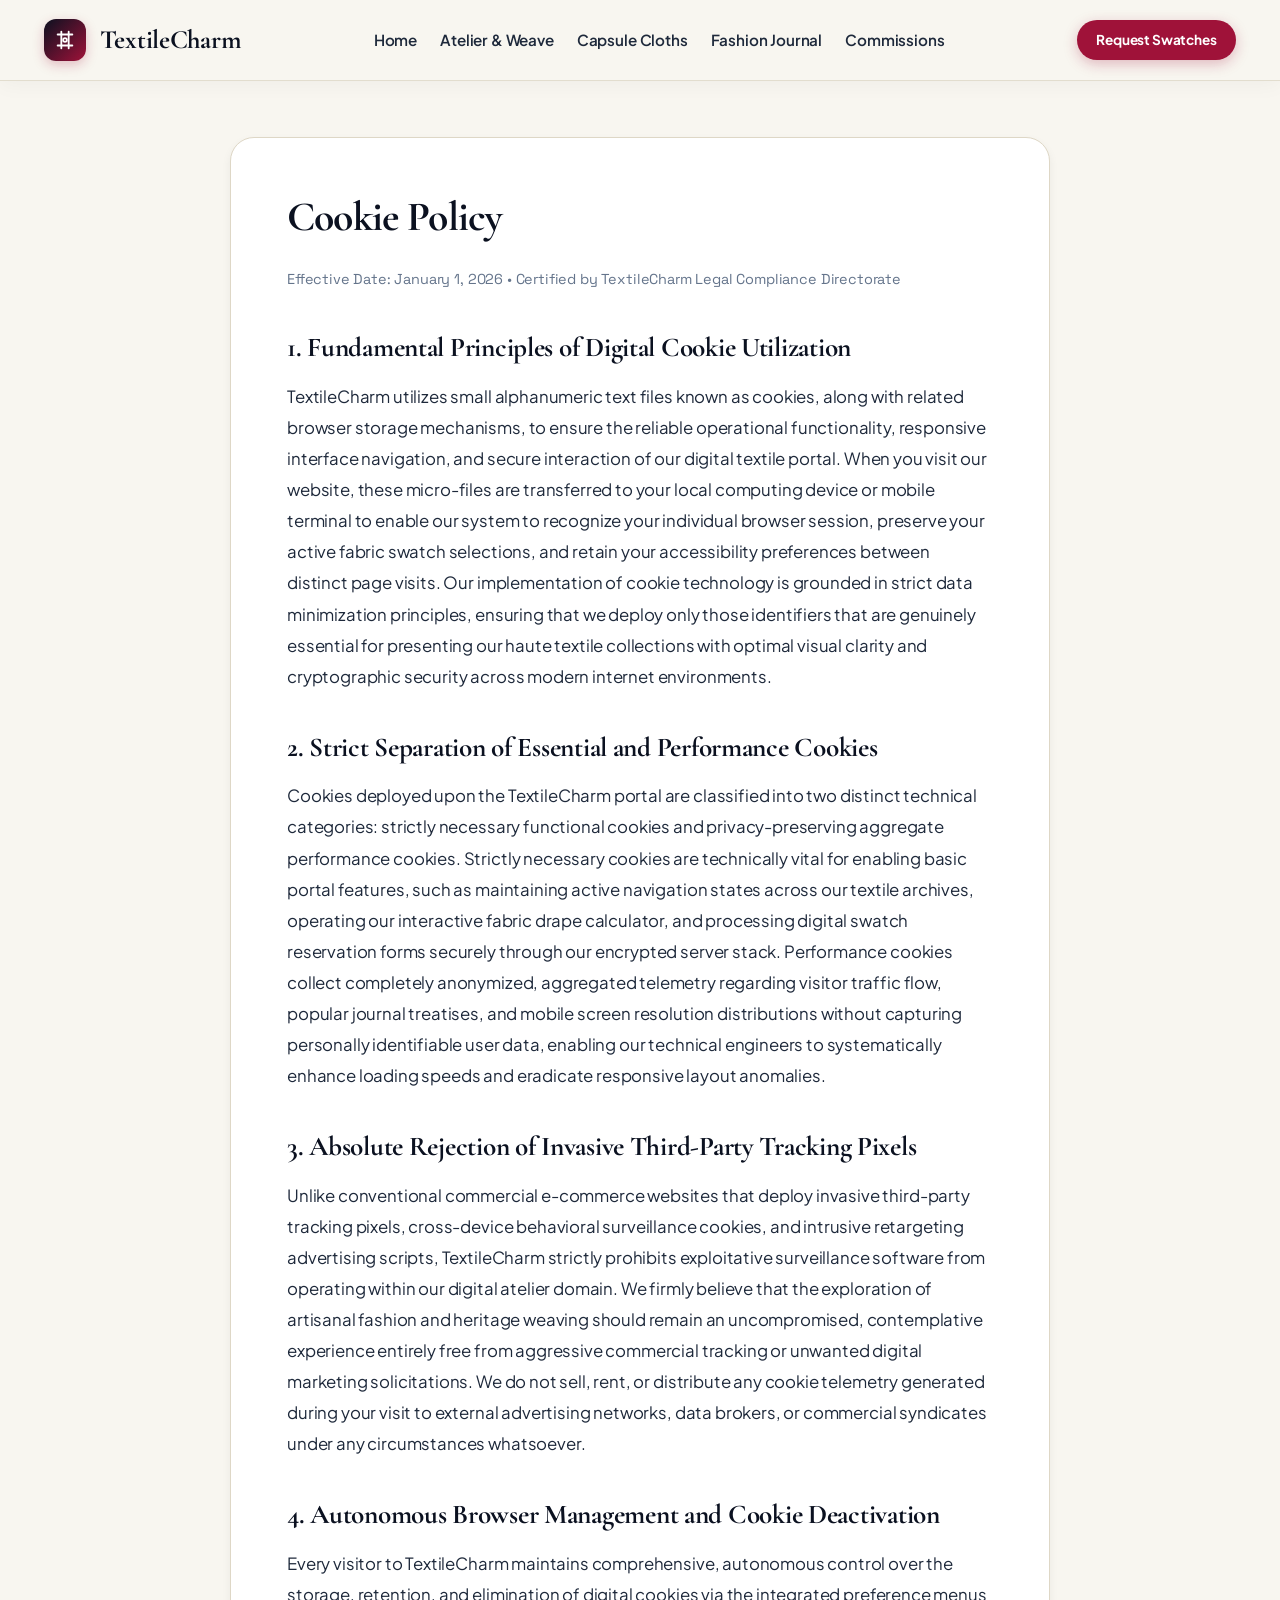
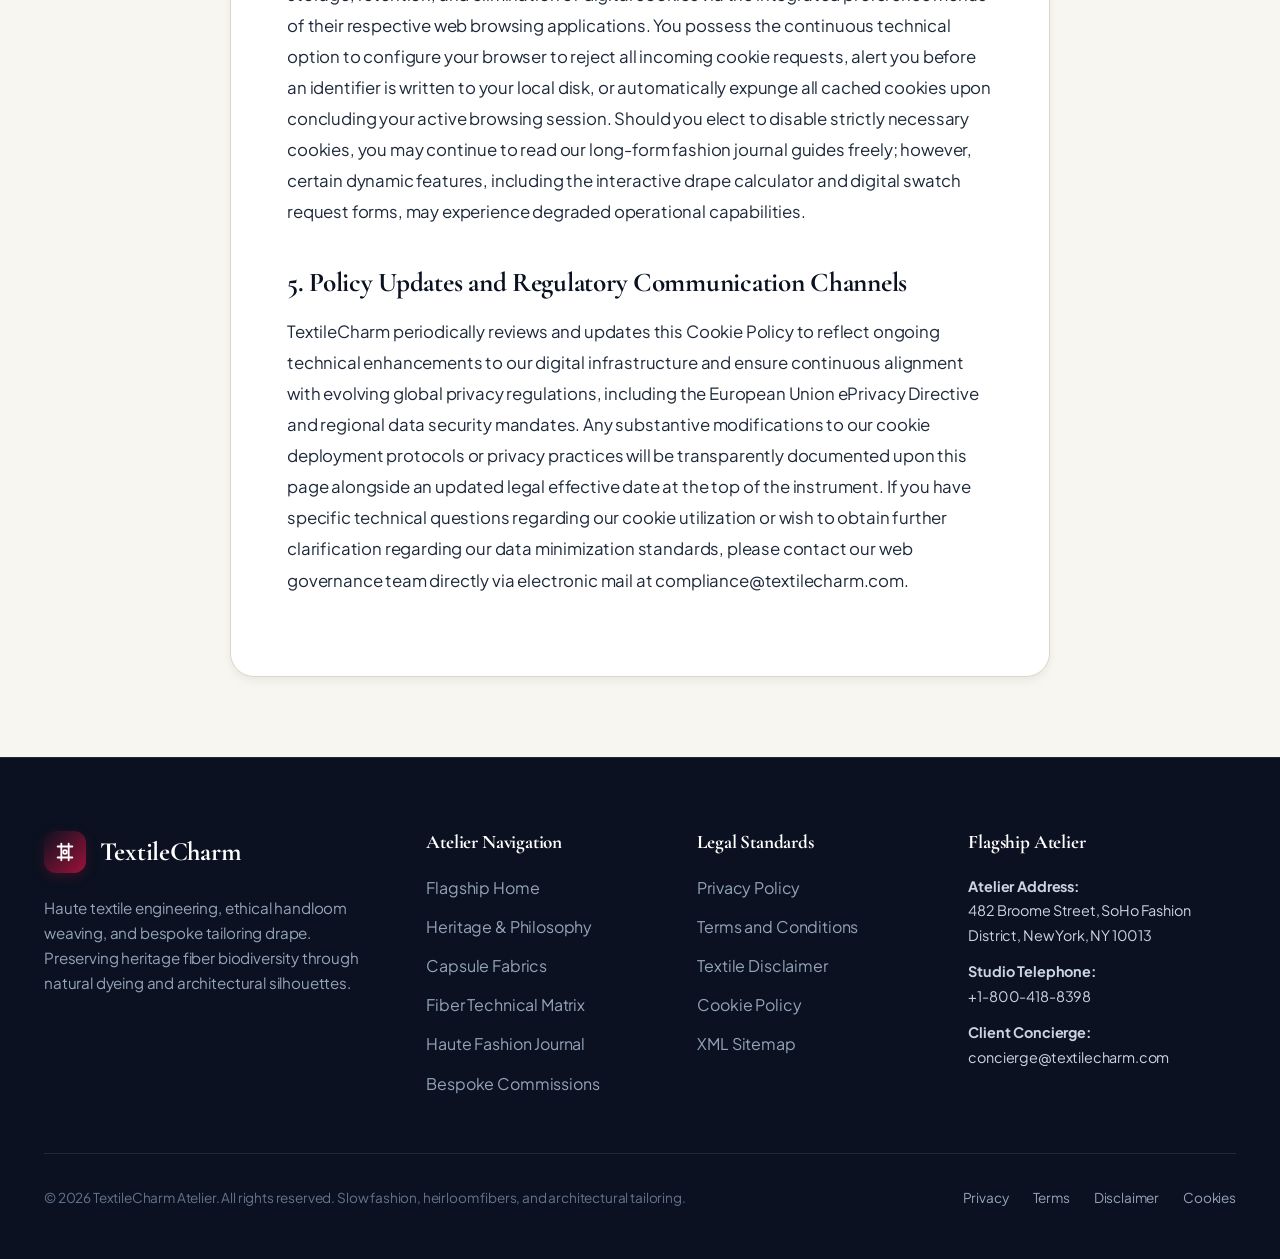
<file: cookie-policy.html>
<!DOCTYPE html>
<html lang="en">
<head>
  <meta charset="UTF-8">
  <meta name="viewport" content="width=device-width, initial-scale=1.0">
  <title>Cookie Policy | TextileCharm Atelier</title>
  <meta name="description" content="Official Cookie Policy governing bespoke textile commissions, swatch orders, data protection, and terms of service at TextileCharm.">
  <link rel="canonical" href="https://textilecharm.com/cookie-policy.html">
  <link rel="preconnect" href="https://fonts.googleapis.com">
  <link rel="preconnect" href="https://fonts.gstatic.com" crossorigin>
  <link href="https://fonts.googleapis.com/css2?family=Cormorant+Garamond:ital,wght@0,400;0,600;0,700;1,400;1,600&family=Plus+Jakarta+Sans:wght@400;500;600;700;800&family=Space+Grotesk:wght@500;700&display=swap" rel="stylesheet">
  <link rel="stylesheet" href="assets/css/style.css">
  <link rel="icon" href="favicon.ico">
  <!-- Google tag (gtag.js) -->
<script async src="https://www.googletagmanager.com/gtag/js?id=G-0LY0HY7L01"></script>
<script>
  window.dataLayer = window.dataLayer || [];
  function gtag(){dataLayer.push(arguments);}
  gtag('js', new Date());
  gtag('config', 'G-0LY0HY7L01');
</script>
</head>
<body>

<header class="site-header">
  <div class="reading-progress-bar"></div>
  <div class="container header-inner">
    <a href="index.php" class="site-logo">
      <div class="logo-symbol">
        <svg width="22" height="22" viewBox="0 0 24 24" fill="none" stroke="currentColor" stroke-width="2" stroke-linecap="round" stroke-linejoin="round"><path d="M4 6h16"/><path d="M4 18h16"/><path d="M8 3v18"/><path d="M16 3v18"/><circle cx="12" cy="12" r="2"/></svg>
      </div>
      <span>TextileCharm</span>
    </a>
    <nav class="site-nav">
      <a href="index.php" class="nav-link">Home</a>
      <a href="about.html" class="nav-link">Atelier & Weave</a>
      <a href="index.php#collections" class="nav-link">Capsule Cloths</a>
      <a href="blog.html" class="nav-link">Fashion Journal</a>
      <a href="contact.html" class="nav-link">Commissions</a>
    </nav>
    <div class="header-actions">
      <a href="contact.html" class="btn btn-primary btn-sm">Request Swatches</a>
      <button class="mobile-toggle" aria-label="Toggle Navigation Menu">
        <svg width="22" height="22" viewBox="0 0 24 24" fill="none" stroke="currentColor" stroke-width="2.2" stroke-linecap="round" stroke-linejoin="round"><line x1="3" y1="12" x2="21" y2="12"/><line x1="3" y1="6" x2="21" y2="6"/><line x1="3" y1="18" x2="21" y2="18"/></svg>
      </button>
    </div>
  </div>
</header>

<div class="drawer-backdrop"></div>
<div class="mobile-drawer">
  <div>
    <div class="mobile-drawer-header">
      <div class="site-logo">
        <div class="logo-symbol">
          <svg width="22" height="22" viewBox="0 0 24 24" fill="none" stroke="currentColor" stroke-width="2" stroke-linecap="round" stroke-linejoin="round"><path d="M4 6h16"/><path d="M4 18h16"/><path d="M8 3v18"/><path d="M16 3v18"/><circle cx="12" cy="12" r="2"/></svg>
        </div>
        <span>TextileCharm</span>
      </div>
      <button class="mobile-drawer-close" aria-label="Close Navigation Menu">
        <svg width="22" height="22" viewBox="0 0 24 24" fill="none" stroke="currentColor" stroke-width="2.2" stroke-linecap="round" stroke-linejoin="round"><line x1="18" y1="6" x2="6" y2="18"/><line x1="6" y1="6" x2="18" y2="18"/></svg>
      </button>
    </div>
    <div class="mobile-nav-links">
      <a href="index.php" class="nav-link">Home</a>
      <a href="about.html" class="nav-link">Atelier & Weave</a>
      <a href="index.php#collections" class="nav-link">Capsule Cloths</a>
      <a href="blog.html" class="nav-link">Fashion Journal</a>
      <a href="contact.html" class="nav-link">Commissions</a>
      <hr style="border:none;border-top:1px solid #ded7c6;margin:0.75rem 0;">
      <a href="privacy-policy.html" class="nav-link" style="font-size:0.9rem;color:#64748b;">Privacy Policy</a>
      <a href="terms-and-conditions.html" class="nav-link" style="font-size:0.9rem;color:#64748b;">Terms of Service</a>
      <a href="disclaimer.html" class="nav-link" style="font-size:0.9rem;color:#64748b;">Fabric Disclaimer</a>
      <a href="cookie-policy.html" class="nav-link" style="font-size:0.9rem;color:#64748b;">Cookie Policy</a>
    </div>
  </div>
  <div style="padding-top:1.5rem;border-top:1px solid #ded7c6;">
    <a href="contact.html" class="btn btn-primary" style="width:100%;">Book Tailoring Consultation</a>
  </div>
</div>

<main>
  <div class="container">
    <div class="legal-page">
      <h1>Cookie Policy</h1>
      <p style="color:var(--color-slate-500);font-family:var(--font-mono);font-size:0.9rem;margin-bottom:2rem;">
        Effective Date: January 1, 2026 &bull; Certified by TextileCharm Legal Compliance Directorate
      </p>
      
<h2>1. Fundamental Principles of Digital Cookie Utilization</h2>
<p>TextileCharm utilizes small alphanumeric text files known as cookies, along with related browser storage mechanisms, to ensure the reliable operational functionality, responsive interface navigation, and secure interaction of our digital textile portal. When you visit our website, these micro-files are transferred to your local computing device or mobile terminal to enable our system to recognize your individual browser session, preserve your active fabric swatch selections, and retain your accessibility preferences between distinct page visits. Our implementation of cookie technology is grounded in strict data minimization principles, ensuring that we deploy only those identifiers that are genuinely essential for presenting our haute textile collections with optimal visual clarity and cryptographic security across modern internet environments.</p>

<h2>2. Strict Separation of Essential and Performance Cookies</h2>
<p>Cookies deployed upon the TextileCharm portal are classified into two distinct technical categories: strictly necessary functional cookies and privacy-preserving aggregate performance cookies. Strictly necessary cookies are technically vital for enabling basic portal features, such as maintaining active navigation states across our textile archives, operating our interactive fabric drape calculator, and processing digital swatch reservation forms securely through our encrypted server stack. Performance cookies collect completely anonymized, aggregated telemetry regarding visitor traffic flow, popular journal treatises, and mobile screen resolution distributions without capturing personally identifiable user data, enabling our technical engineers to systematically enhance loading speeds and eradicate responsive layout anomalies.</p>

<h2>3. Absolute Rejection of Invasive Third-Party Tracking Pixels</h2>
<p>Unlike conventional commercial e-commerce websites that deploy invasive third-party tracking pixels, cross-device behavioral surveillance cookies, and intrusive retargeting advertising scripts, TextileCharm strictly prohibits exploitative surveillance software from operating within our digital atelier domain. We firmly believe that the exploration of artisanal fashion and heritage weaving should remain an uncompromised, contemplative experience entirely free from aggressive commercial tracking or unwanted digital marketing solicitations. We do not sell, rent, or distribute any cookie telemetry generated during your visit to external advertising networks, data brokers, or commercial syndicates under any circumstances whatsoever.</p>

<h2>4. Autonomous Browser Management and Cookie Deactivation</h2>
<p>Every visitor to TextileCharm maintains comprehensive, autonomous control over the storage, retention, and elimination of digital cookies via the integrated preference menus of their respective web browsing applications. You possess the continuous technical option to configure your browser to reject all incoming cookie requests, alert you before an identifier is written to your local disk, or automatically expunge all cached cookies upon concluding your active browsing session. Should you elect to disable strictly necessary cookies, you may continue to read our long-form fashion journal guides freely; however, certain dynamic features, including the interactive drape calculator and digital swatch request forms, may experience degraded operational capabilities.</p>

<h2>5. Policy Updates and Regulatory Communication Channels</h2>
<p>TextileCharm periodically reviews and updates this Cookie Policy to reflect ongoing technical enhancements to our digital infrastructure and ensure continuous alignment with evolving global privacy regulations, including the European Union ePrivacy Directive and regional data security mandates. Any substantive modifications to our cookie deployment protocols or privacy practices will be transparently documented upon this page alongside an updated legal effective date at the top of the instrument. If you have specific technical questions regarding our cookie utilization or wish to obtain further clarification regarding our data minimization standards, please contact our web governance team directly via electronic mail at compliance@textilecharm.com.</p>

    </div>
  </div>
</main>

<footer class="site-footer">
  <div class="container">
    <div class="footer-grid">
      <div class="footer-brand">
        <a href="index.php" class="site-logo">
          <div class="logo-symbol">
            <svg width="22" height="22" viewBox="0 0 24 24" fill="none" stroke="currentColor" stroke-width="2" stroke-linecap="round" stroke-linejoin="round"><path d="M4 6h16"/><path d="M4 18h16"/><path d="M8 3v18"/><path d="M16 3v18"/><circle cx="12" cy="12" r="2"/></svg>
          </div>
          <span>TextileCharm</span>
        </a>
        <p style="margin-top:1rem;color:#94a3b8;font-size:0.95rem;line-height:1.65;">
          Haute textile engineering, ethical handloom weaving, and bespoke tailoring drape. Preserving heritage fiber biodiversity through natural dyeing and architectural silhouettes.
        </p>
      </div>
      <div class="footer-col">
        <h4>Atelier Navigation</h4>
        <ul class="footer-links">
          <li><a href="index.php">Flagship Home</a></li>
          <li><a href="about.html">Heritage & Philosophy</a></li>
          <li><a href="index.php#collections">Capsule Fabrics</a></li>
          <li><a href="index.php#matrix">Fiber Technical Matrix</a></li>
          <li><a href="blog.html">Haute Fashion Journal</a></li>
          <li><a href="contact.html">Bespoke Commissions</a></li>
        </ul>
      </div>
      <div class="footer-col">
        <h4>Legal Standards</h4>
        <ul class="footer-links">
          <li><a href="privacy-policy.html">Privacy Policy</a></li>
          <li><a href="terms-and-conditions.html">Terms and Conditions</a></li>
          <li><a href="disclaimer.html">Textile Disclaimer</a></li>
          <li><a href="cookie-policy.html">Cookie Policy</a></li>
          <li><a href="sitemap.xml">XML Sitemap</a></li>
        </ul>
      </div>
      <div class="footer-col">
        <h4>Flagship Atelier</h4>
        <div style="margin-bottom:0.75rem;font-size:0.9rem;">
          <strong>Atelier Address:</strong><br>
          482 Broome Street, SoHo Fashion District, New York, NY 10013
        </div>
        <div style="margin-bottom:0.75rem;font-size:0.9rem;">
          <strong>Studio Telephone:</strong><br>
          +1-800-418-8398
        </div>
        <div style="font-size:0.9rem;">
          <strong>Client Concierge:</strong><br>
          concierge@textilecharm.com
        </div>
      </div>
    </div>
    <div class="footer-bottom">
      <p>&copy; 2026 TextileCharm Atelier. All rights reserved. Slow fashion, heirloom fibers, and architectural tailoring.</p>
      <div style="display:flex;gap:1.5rem;">
        <a href="privacy-policy.html">Privacy</a>
        <a href="terms-and-conditions.html">Terms</a>
        <a href="disclaimer.html">Disclaimer</a>
        <a href="cookie-policy.html">Cookies</a>
      </div>
    </div>
  </div>
</footer>
<script src="assets/js/main.js"></script>

</body>
</html>
</file>
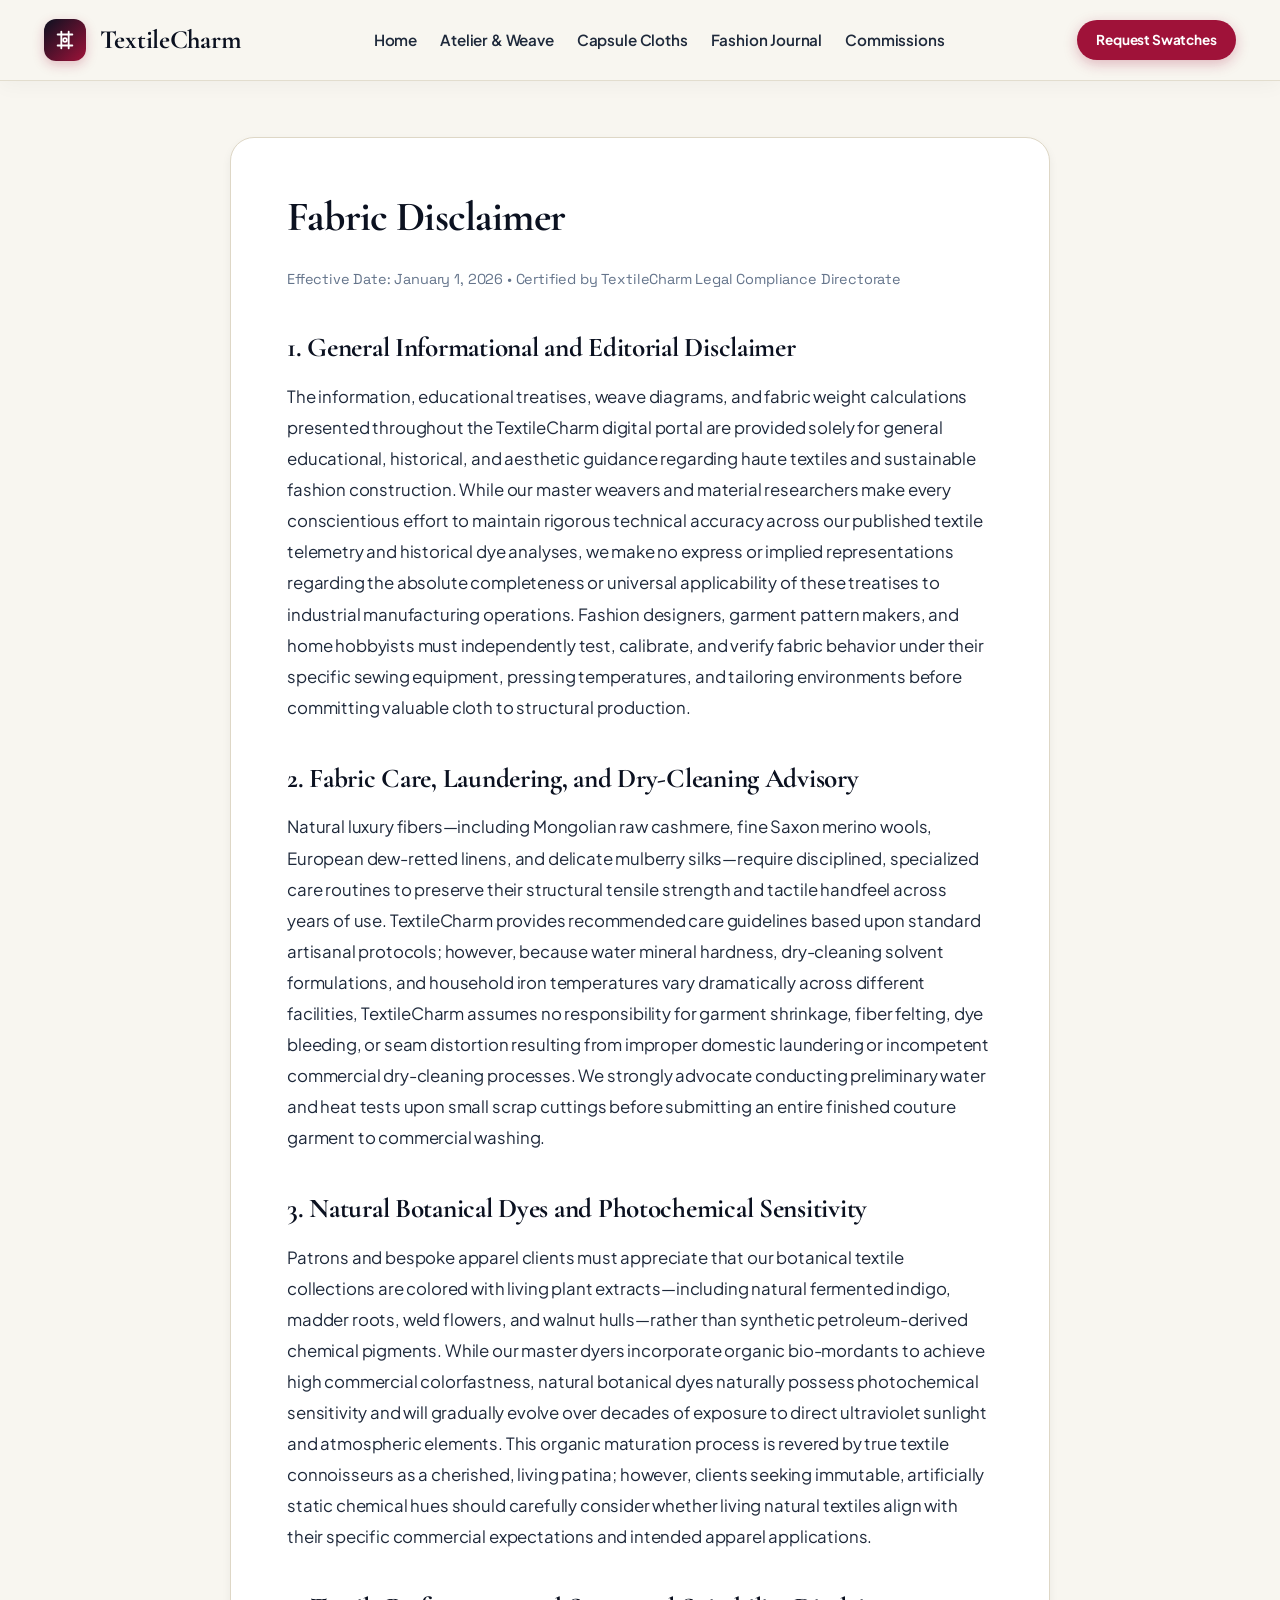
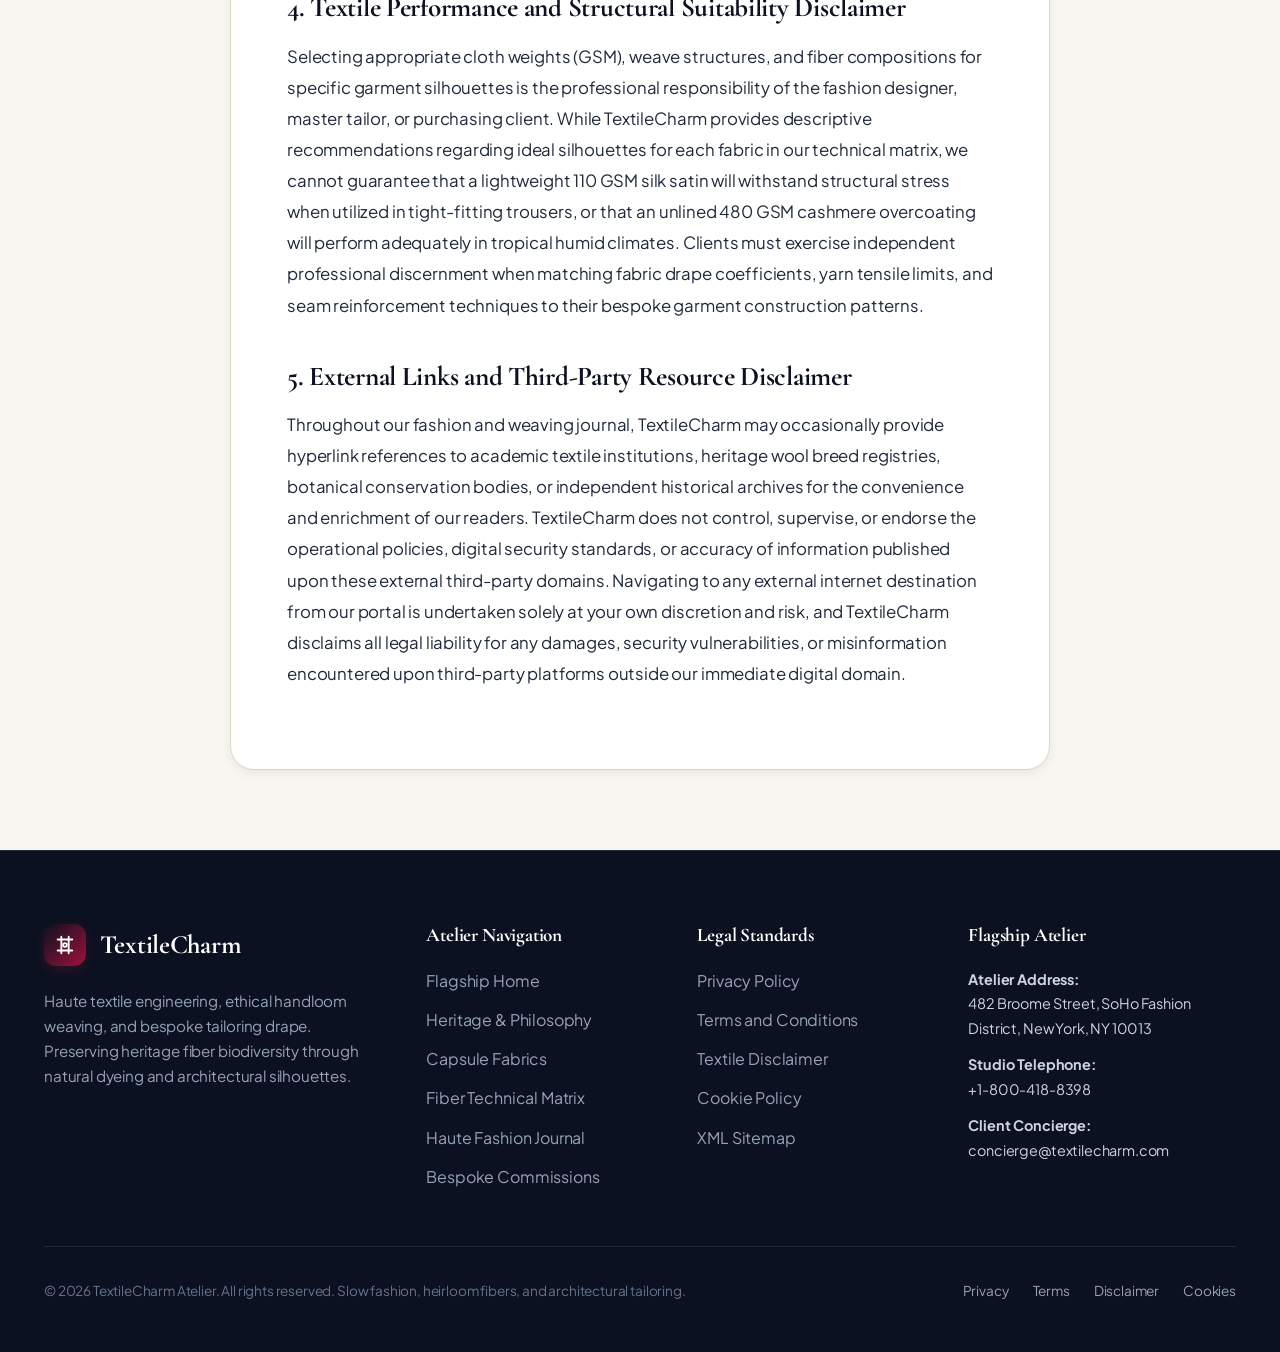
<file: disclaimer.html>
<!DOCTYPE html>
<html lang="en">
<head>
  <meta charset="UTF-8">
  <meta name="viewport" content="width=device-width, initial-scale=1.0">
  <title>Fabric Disclaimer | TextileCharm Atelier</title>
  <meta name="description" content="Official Fabric Disclaimer governing bespoke textile commissions, swatch orders, data protection, and terms of service at TextileCharm.">
  <link rel="canonical" href="https://textilecharm.com/disclaimer.html">
  <link rel="preconnect" href="https://fonts.googleapis.com">
  <link rel="preconnect" href="https://fonts.gstatic.com" crossorigin>
  <link href="https://fonts.googleapis.com/css2?family=Cormorant+Garamond:ital,wght@0,400;0,600;0,700;1,400;1,600&family=Plus+Jakarta+Sans:wght@400;500;600;700;800&family=Space+Grotesk:wght@500;700&display=swap" rel="stylesheet">
  <link rel="stylesheet" href="assets/css/style.css">
  <link rel="icon" href="favicon.ico">
  <!-- Google tag (gtag.js) -->
<script async src="https://www.googletagmanager.com/gtag/js?id=G-0LY0HY7L01"></script>
<script>
  window.dataLayer = window.dataLayer || [];
  function gtag(){dataLayer.push(arguments);}
  gtag('js', new Date());
  gtag('config', 'G-0LY0HY7L01');
</script>
</head>
<body>

<header class="site-header">
  <div class="reading-progress-bar"></div>
  <div class="container header-inner">
    <a href="index.php" class="site-logo">
      <div class="logo-symbol">
        <svg width="22" height="22" viewBox="0 0 24 24" fill="none" stroke="currentColor" stroke-width="2" stroke-linecap="round" stroke-linejoin="round"><path d="M4 6h16"/><path d="M4 18h16"/><path d="M8 3v18"/><path d="M16 3v18"/><circle cx="12" cy="12" r="2"/></svg>
      </div>
      <span>TextileCharm</span>
    </a>
    <nav class="site-nav">
      <a href="index.php" class="nav-link">Home</a>
      <a href="about.html" class="nav-link">Atelier & Weave</a>
      <a href="index.php#collections" class="nav-link">Capsule Cloths</a>
      <a href="blog.html" class="nav-link">Fashion Journal</a>
      <a href="contact.html" class="nav-link">Commissions</a>
    </nav>
    <div class="header-actions">
      <a href="contact.html" class="btn btn-primary btn-sm">Request Swatches</a>
      <button class="mobile-toggle" aria-label="Toggle Navigation Menu">
        <svg width="22" height="22" viewBox="0 0 24 24" fill="none" stroke="currentColor" stroke-width="2.2" stroke-linecap="round" stroke-linejoin="round"><line x1="3" y1="12" x2="21" y2="12"/><line x1="3" y1="6" x2="21" y2="6"/><line x1="3" y1="18" x2="21" y2="18"/></svg>
      </button>
    </div>
  </div>
</header>

<div class="drawer-backdrop"></div>
<div class="mobile-drawer">
  <div>
    <div class="mobile-drawer-header">
      <div class="site-logo">
        <div class="logo-symbol">
          <svg width="22" height="22" viewBox="0 0 24 24" fill="none" stroke="currentColor" stroke-width="2" stroke-linecap="round" stroke-linejoin="round"><path d="M4 6h16"/><path d="M4 18h16"/><path d="M8 3v18"/><path d="M16 3v18"/><circle cx="12" cy="12" r="2"/></svg>
        </div>
        <span>TextileCharm</span>
      </div>
      <button class="mobile-drawer-close" aria-label="Close Navigation Menu">
        <svg width="22" height="22" viewBox="0 0 24 24" fill="none" stroke="currentColor" stroke-width="2.2" stroke-linecap="round" stroke-linejoin="round"><line x1="18" y1="6" x2="6" y2="18"/><line x1="6" y1="6" x2="18" y2="18"/></svg>
      </button>
    </div>
    <div class="mobile-nav-links">
      <a href="index.php" class="nav-link">Home</a>
      <a href="about.html" class="nav-link">Atelier & Weave</a>
      <a href="index.php#collections" class="nav-link">Capsule Cloths</a>
      <a href="blog.html" class="nav-link">Fashion Journal</a>
      <a href="contact.html" class="nav-link">Commissions</a>
      <hr style="border:none;border-top:1px solid #ded7c6;margin:0.75rem 0;">
      <a href="privacy-policy.html" class="nav-link" style="font-size:0.9rem;color:#64748b;">Privacy Policy</a>
      <a href="terms-and-conditions.html" class="nav-link" style="font-size:0.9rem;color:#64748b;">Terms of Service</a>
      <a href="disclaimer.html" class="nav-link" style="font-size:0.9rem;color:#64748b;">Fabric Disclaimer</a>
      <a href="cookie-policy.html" class="nav-link" style="font-size:0.9rem;color:#64748b;">Cookie Policy</a>
    </div>
  </div>
  <div style="padding-top:1.5rem;border-top:1px solid #ded7c6;">
    <a href="contact.html" class="btn btn-primary" style="width:100%;">Book Tailoring Consultation</a>
  </div>
</div>

<main>
  <div class="container">
    <div class="legal-page">
      <h1>Fabric Disclaimer</h1>
      <p style="color:var(--color-slate-500);font-family:var(--font-mono);font-size:0.9rem;margin-bottom:2rem;">
        Effective Date: January 1, 2026 &bull; Certified by TextileCharm Legal Compliance Directorate
      </p>
      
<h2>1. General Informational and Editorial Disclaimer</h2>
<p>The information, educational treatises, weave diagrams, and fabric weight calculations presented throughout the TextileCharm digital portal are provided solely for general educational, historical, and aesthetic guidance regarding haute textiles and sustainable fashion construction. While our master weavers and material researchers make every conscientious effort to maintain rigorous technical accuracy across our published textile telemetry and historical dye analyses, we make no express or implied representations regarding the absolute completeness or universal applicability of these treatises to industrial manufacturing operations. Fashion designers, garment pattern makers, and home hobbyists must independently test, calibrate, and verify fabric behavior under their specific sewing equipment, pressing temperatures, and tailoring environments before committing valuable cloth to structural production.</p>

<h2>2. Fabric Care, Laundering, and Dry-Cleaning Advisory</h2>
<p>Natural luxury fibers—including Mongolian raw cashmere, fine Saxon merino wools, European dew-retted linens, and delicate mulberry silks—require disciplined, specialized care routines to preserve their structural tensile strength and tactile handfeel across years of use. TextileCharm provides recommended care guidelines based upon standard artisanal protocols; however, because water mineral hardness, dry-cleaning solvent formulations, and household iron temperatures vary dramatically across different facilities, TextileCharm assumes no responsibility for garment shrinkage, fiber felting, dye bleeding, or seam distortion resulting from improper domestic laundering or incompetent commercial dry-cleaning processes. We strongly advocate conducting preliminary water and heat tests upon small scrap cuttings before submitting an entire finished couture garment to commercial washing.</p>

<h2>3. Natural Botanical Dyes and Photochemical Sensitivity</h2>
<p>Patrons and bespoke apparel clients must appreciate that our botanical textile collections are colored with living plant extracts—including natural fermented indigo, madder roots, weld flowers, and walnut hulls—rather than synthetic petroleum-derived chemical pigments. While our master dyers incorporate organic bio-mordants to achieve high commercial colorfastness, natural botanical dyes naturally possess photochemical sensitivity and will gradually evolve over decades of exposure to direct ultraviolet sunlight and atmospheric elements. This organic maturation process is revered by true textile connoisseurs as a cherished, living patina; however, clients seeking immutable, artificially static chemical hues should carefully consider whether living natural textiles align with their specific commercial expectations and intended apparel applications.</p>

<h2>4. Textile Performance and Structural Suitability Disclaimer</h2>
<p>Selecting appropriate cloth weights (GSM), weave structures, and fiber compositions for specific garment silhouettes is the professional responsibility of the fashion designer, master tailor, or purchasing client. While TextileCharm provides descriptive recommendations regarding ideal silhouettes for each fabric in our technical matrix, we cannot guarantee that a lightweight 110 GSM silk satin will withstand structural stress when utilized in tight-fitting trousers, or that an unlined 480 GSM cashmere overcoating will perform adequately in tropical humid climates. Clients must exercise independent professional discernment when matching fabric drape coefficients, yarn tensile limits, and seam reinforcement techniques to their bespoke garment construction patterns.</p>

<h2>5. External Links and Third-Party Resource Disclaimer</h2>
<p>Throughout our fashion and weaving journal, TextileCharm may occasionally provide hyperlink references to academic textile institutions, heritage wool breed registries, botanical conservation bodies, or independent historical archives for the convenience and enrichment of our readers. TextileCharm does not control, supervise, or endorse the operational policies, digital security standards, or accuracy of information published upon these external third-party domains. Navigating to any external internet destination from our portal is undertaken solely at your own discretion and risk, and TextileCharm disclaims all legal liability for any damages, security vulnerabilities, or misinformation encountered upon third-party platforms outside our immediate digital domain.</p>

    </div>
  </div>
</main>

<footer class="site-footer">
  <div class="container">
    <div class="footer-grid">
      <div class="footer-brand">
        <a href="index.php" class="site-logo">
          <div class="logo-symbol">
            <svg width="22" height="22" viewBox="0 0 24 24" fill="none" stroke="currentColor" stroke-width="2" stroke-linecap="round" stroke-linejoin="round"><path d="M4 6h16"/><path d="M4 18h16"/><path d="M8 3v18"/><path d="M16 3v18"/><circle cx="12" cy="12" r="2"/></svg>
          </div>
          <span>TextileCharm</span>
        </a>
        <p style="margin-top:1rem;color:#94a3b8;font-size:0.95rem;line-height:1.65;">
          Haute textile engineering, ethical handloom weaving, and bespoke tailoring drape. Preserving heritage fiber biodiversity through natural dyeing and architectural silhouettes.
        </p>
      </div>
      <div class="footer-col">
        <h4>Atelier Navigation</h4>
        <ul class="footer-links">
          <li><a href="index.php">Flagship Home</a></li>
          <li><a href="about.html">Heritage & Philosophy</a></li>
          <li><a href="index.php#collections">Capsule Fabrics</a></li>
          <li><a href="index.php#matrix">Fiber Technical Matrix</a></li>
          <li><a href="blog.html">Haute Fashion Journal</a></li>
          <li><a href="contact.html">Bespoke Commissions</a></li>
        </ul>
      </div>
      <div class="footer-col">
        <h4>Legal Standards</h4>
        <ul class="footer-links">
          <li><a href="privacy-policy.html">Privacy Policy</a></li>
          <li><a href="terms-and-conditions.html">Terms and Conditions</a></li>
          <li><a href="disclaimer.html">Textile Disclaimer</a></li>
          <li><a href="cookie-policy.html">Cookie Policy</a></li>
          <li><a href="sitemap.xml">XML Sitemap</a></li>
        </ul>
      </div>
      <div class="footer-col">
        <h4>Flagship Atelier</h4>
        <div style="margin-bottom:0.75rem;font-size:0.9rem;">
          <strong>Atelier Address:</strong><br>
          482 Broome Street, SoHo Fashion District, New York, NY 10013
        </div>
        <div style="margin-bottom:0.75rem;font-size:0.9rem;">
          <strong>Studio Telephone:</strong><br>
          +1-800-418-8398
        </div>
        <div style="font-size:0.9rem;">
          <strong>Client Concierge:</strong><br>
          concierge@textilecharm.com
        </div>
      </div>
    </div>
    <div class="footer-bottom">
      <p>&copy; 2026 TextileCharm Atelier. All rights reserved. Slow fashion, heirloom fibers, and architectural tailoring.</p>
      <div style="display:flex;gap:1.5rem;">
        <a href="privacy-policy.html">Privacy</a>
        <a href="terms-and-conditions.html">Terms</a>
        <a href="disclaimer.html">Disclaimer</a>
        <a href="cookie-policy.html">Cookies</a>
      </div>
    </div>
  </div>
</footer>
<script src="assets/js/main.js"></script>

</body>
</html>
</file>
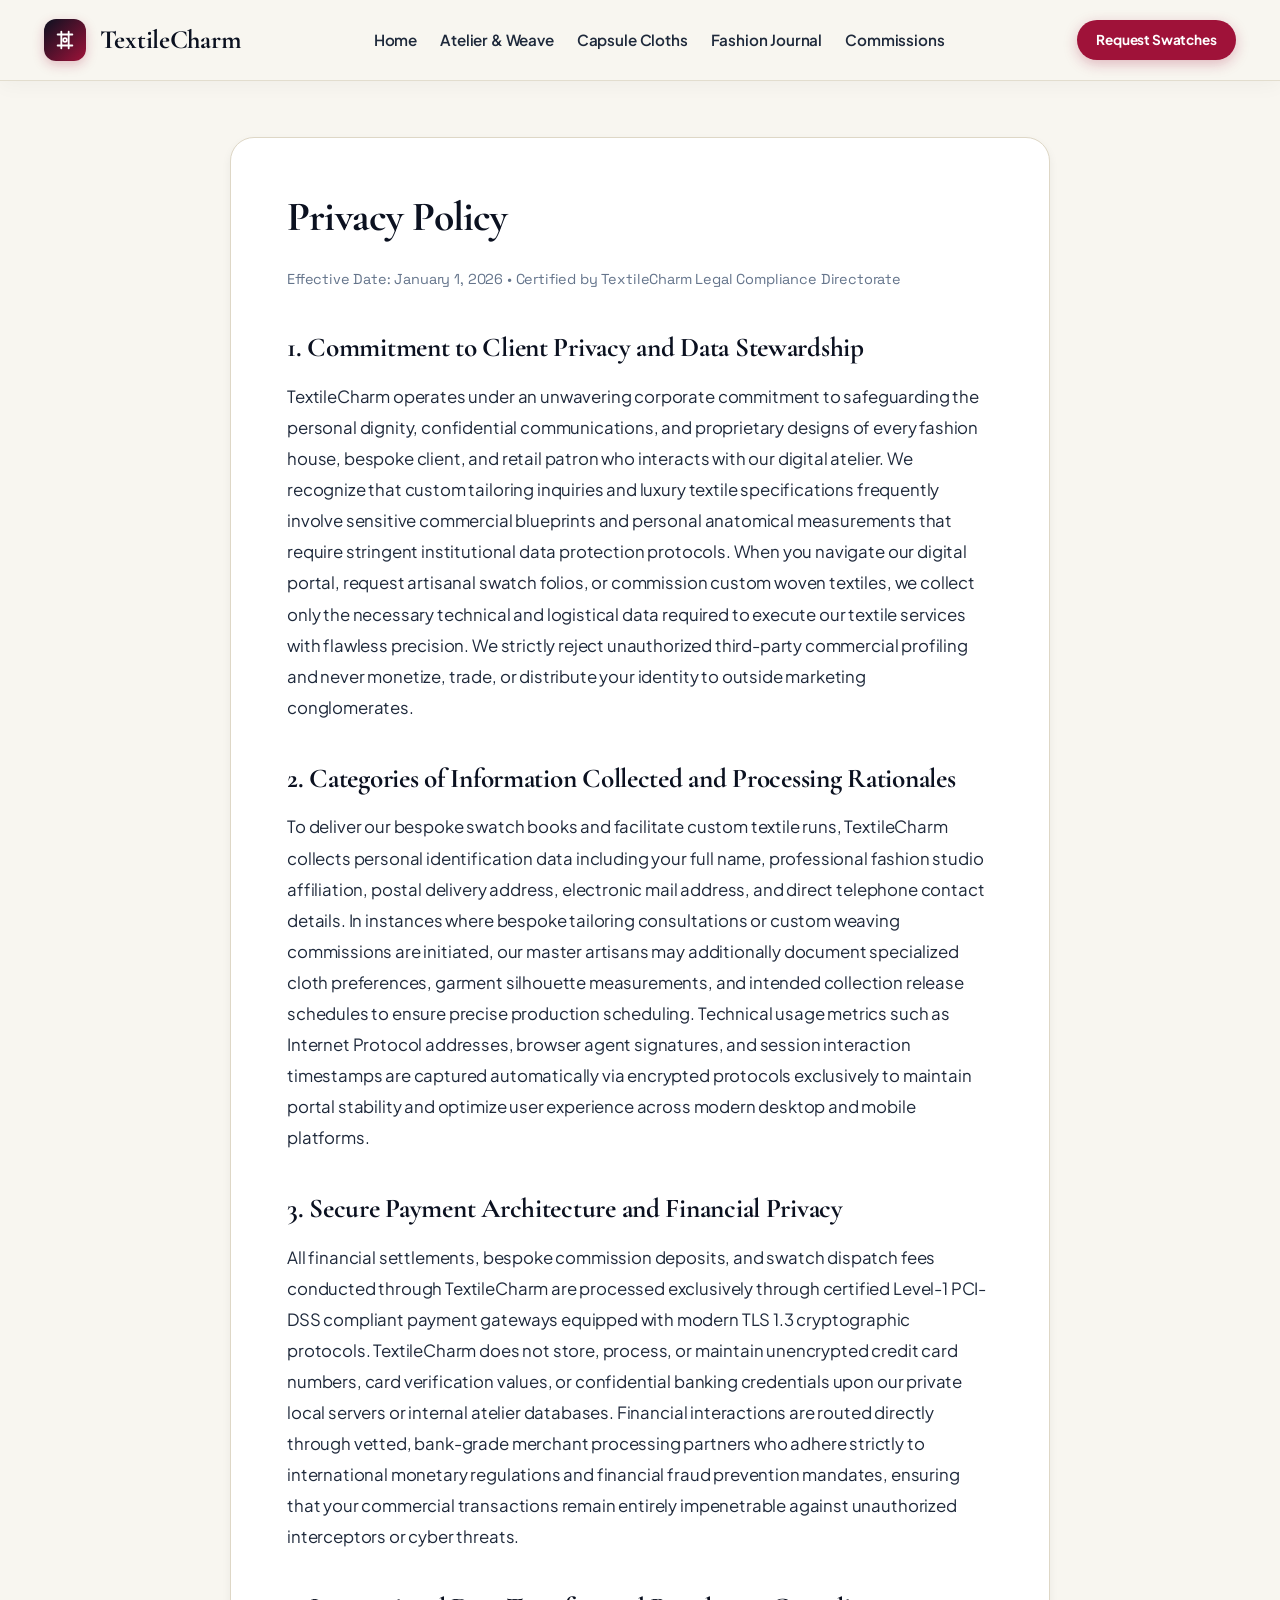
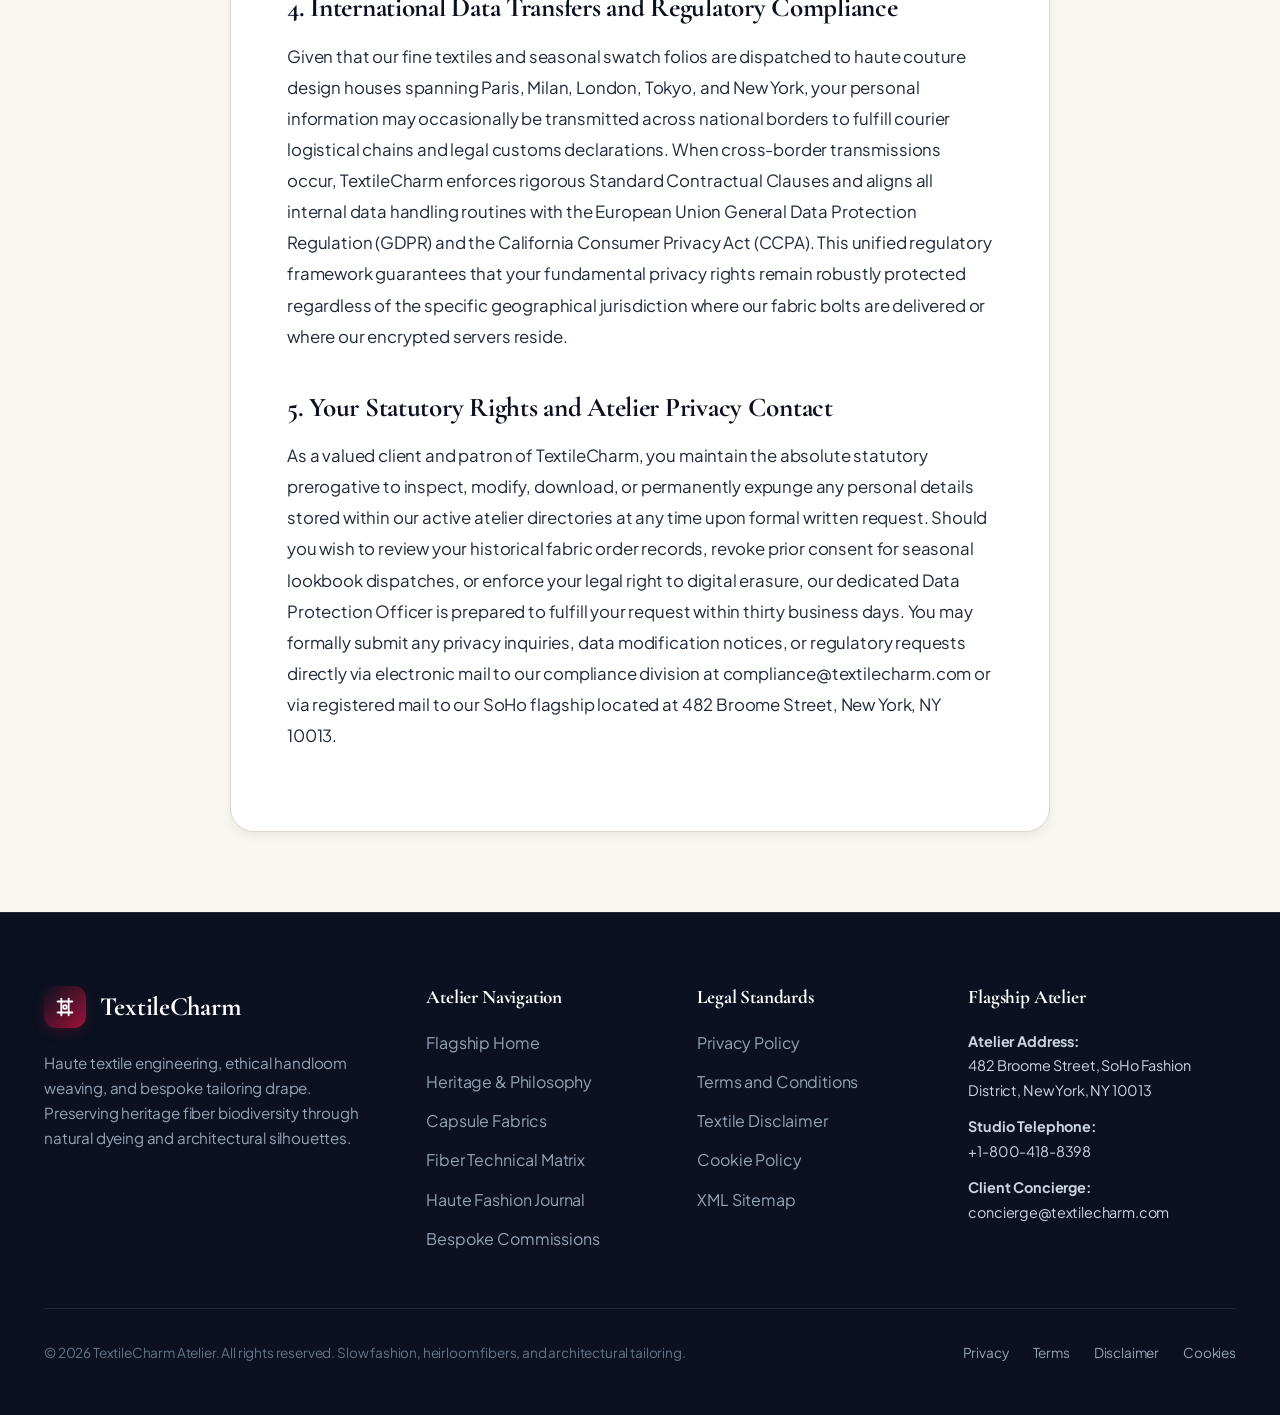
<file: privacy-policy.html>
<!DOCTYPE html>
<html lang="en">
<head>
  <meta charset="UTF-8">
  <meta name="viewport" content="width=device-width, initial-scale=1.0">
  <title>Privacy Policy | TextileCharm Atelier</title>
  <meta name="description" content="Official Privacy Policy governing bespoke textile commissions, swatch orders, data protection, and terms of service at TextileCharm.">
  <link rel="canonical" href="https://textilecharm.com/privacy-policy.html">
  <link rel="preconnect" href="https://fonts.googleapis.com">
  <link rel="preconnect" href="https://fonts.gstatic.com" crossorigin>
  <link href="https://fonts.googleapis.com/css2?family=Cormorant+Garamond:ital,wght@0,400;0,600;0,700;1,400;1,600&family=Plus+Jakarta+Sans:wght@400;500;600;700;800&family=Space+Grotesk:wght@500;700&display=swap" rel="stylesheet">
  <link rel="stylesheet" href="assets/css/style.css">
  <link rel="icon" href="favicon.ico">
  <!-- Google tag (gtag.js) -->
<script async src="https://www.googletagmanager.com/gtag/js?id=G-0LY0HY7L01"></script>
<script>
  window.dataLayer = window.dataLayer || [];
  function gtag(){dataLayer.push(arguments);}
  gtag('js', new Date());
  gtag('config', 'G-0LY0HY7L01');
</script>
</head>
<body>

<header class="site-header">
  <div class="reading-progress-bar"></div>
  <div class="container header-inner">
    <a href="index.php" class="site-logo">
      <div class="logo-symbol">
        <svg width="22" height="22" viewBox="0 0 24 24" fill="none" stroke="currentColor" stroke-width="2" stroke-linecap="round" stroke-linejoin="round"><path d="M4 6h16"/><path d="M4 18h16"/><path d="M8 3v18"/><path d="M16 3v18"/><circle cx="12" cy="12" r="2"/></svg>
      </div>
      <span>TextileCharm</span>
    </a>
    <nav class="site-nav">
      <a href="index.php" class="nav-link">Home</a>
      <a href="about.html" class="nav-link">Atelier & Weave</a>
      <a href="index.php#collections" class="nav-link">Capsule Cloths</a>
      <a href="blog.html" class="nav-link">Fashion Journal</a>
      <a href="contact.html" class="nav-link">Commissions</a>
    </nav>
    <div class="header-actions">
      <a href="contact.html" class="btn btn-primary btn-sm">Request Swatches</a>
      <button class="mobile-toggle" aria-label="Toggle Navigation Menu">
        <svg width="22" height="22" viewBox="0 0 24 24" fill="none" stroke="currentColor" stroke-width="2.2" stroke-linecap="round" stroke-linejoin="round"><line x1="3" y1="12" x2="21" y2="12"/><line x1="3" y1="6" x2="21" y2="6"/><line x1="3" y1="18" x2="21" y2="18"/></svg>
      </button>
    </div>
  </div>
</header>

<div class="drawer-backdrop"></div>
<div class="mobile-drawer">
  <div>
    <div class="mobile-drawer-header">
      <div class="site-logo">
        <div class="logo-symbol">
          <svg width="22" height="22" viewBox="0 0 24 24" fill="none" stroke="currentColor" stroke-width="2" stroke-linecap="round" stroke-linejoin="round"><path d="M4 6h16"/><path d="M4 18h16"/><path d="M8 3v18"/><path d="M16 3v18"/><circle cx="12" cy="12" r="2"/></svg>
        </div>
        <span>TextileCharm</span>
      </div>
      <button class="mobile-drawer-close" aria-label="Close Navigation Menu">
        <svg width="22" height="22" viewBox="0 0 24 24" fill="none" stroke="currentColor" stroke-width="2.2" stroke-linecap="round" stroke-linejoin="round"><line x1="18" y1="6" x2="6" y2="18"/><line x1="6" y1="6" x2="18" y2="18"/></svg>
      </button>
    </div>
    <div class="mobile-nav-links">
      <a href="index.php" class="nav-link">Home</a>
      <a href="about.html" class="nav-link">Atelier & Weave</a>
      <a href="index.php#collections" class="nav-link">Capsule Cloths</a>
      <a href="blog.html" class="nav-link">Fashion Journal</a>
      <a href="contact.html" class="nav-link">Commissions</a>
      <hr style="border:none;border-top:1px solid #ded7c6;margin:0.75rem 0;">
      <a href="privacy-policy.html" class="nav-link" style="font-size:0.9rem;color:#64748b;">Privacy Policy</a>
      <a href="terms-and-conditions.html" class="nav-link" style="font-size:0.9rem;color:#64748b;">Terms of Service</a>
      <a href="disclaimer.html" class="nav-link" style="font-size:0.9rem;color:#64748b;">Fabric Disclaimer</a>
      <a href="cookie-policy.html" class="nav-link" style="font-size:0.9rem;color:#64748b;">Cookie Policy</a>
    </div>
  </div>
  <div style="padding-top:1.5rem;border-top:1px solid #ded7c6;">
    <a href="contact.html" class="btn btn-primary" style="width:100%;">Book Tailoring Consultation</a>
  </div>
</div>

<main>
  <div class="container">
    <div class="legal-page">
      <h1>Privacy Policy</h1>
      <p style="color:var(--color-slate-500);font-family:var(--font-mono);font-size:0.9rem;margin-bottom:2rem;">
        Effective Date: January 1, 2026 &bull; Certified by TextileCharm Legal Compliance Directorate
      </p>
      
<h2>1. Commitment to Client Privacy and Data Stewardship</h2>
<p>TextileCharm operates under an unwavering corporate commitment to safeguarding the personal dignity, confidential communications, and proprietary designs of every fashion house, bespoke client, and retail patron who interacts with our digital atelier. We recognize that custom tailoring inquiries and luxury textile specifications frequently involve sensitive commercial blueprints and personal anatomical measurements that require stringent institutional data protection protocols. When you navigate our digital portal, request artisanal swatch folios, or commission custom woven textiles, we collect only the necessary technical and logistical data required to execute our textile services with flawless precision. We strictly reject unauthorized third-party commercial profiling and never monetize, trade, or distribute your identity to outside marketing conglomerates.</p>

<h2>2. Categories of Information Collected and Processing Rationales</h2>
<p>To deliver our bespoke swatch books and facilitate custom textile runs, TextileCharm collects personal identification data including your full name, professional fashion studio affiliation, postal delivery address, electronic mail address, and direct telephone contact details. In instances where bespoke tailoring consultations or custom weaving commissions are initiated, our master artisans may additionally document specialized cloth preferences, garment silhouette measurements, and intended collection release schedules to ensure precise production scheduling. Technical usage metrics such as Internet Protocol addresses, browser agent signatures, and session interaction timestamps are captured automatically via encrypted protocols exclusively to maintain portal stability and optimize user experience across modern desktop and mobile platforms.</p>

<h2>3. Secure Payment Architecture and Financial Privacy</h2>
<p>All financial settlements, bespoke commission deposits, and swatch dispatch fees conducted through TextileCharm are processed exclusively through certified Level-1 PCI-DSS compliant payment gateways equipped with modern TLS 1.3 cryptographic protocols. TextileCharm does not store, process, or maintain unencrypted credit card numbers, card verification values, or confidential banking credentials upon our private local servers or internal atelier databases. Financial interactions are routed directly through vetted, bank-grade merchant processing partners who adhere strictly to international monetary regulations and financial fraud prevention mandates, ensuring that your commercial transactions remain entirely impenetrable against unauthorized interceptors or cyber threats.</p>

<h2>4. International Data Transfers and Regulatory Compliance</h2>
<p>Given that our fine textiles and seasonal swatch folios are dispatched to haute couture design houses spanning Paris, Milan, London, Tokyo, and New York, your personal information may occasionally be transmitted across national borders to fulfill courier logistical chains and legal customs declarations. When cross-border transmissions occur, TextileCharm enforces rigorous Standard Contractual Clauses and aligns all internal data handling routines with the European Union General Data Protection Regulation (GDPR) and the California Consumer Privacy Act (CCPA). This unified regulatory framework guarantees that your fundamental privacy rights remain robustly protected regardless of the specific geographical jurisdiction where our fabric bolts are delivered or where our encrypted servers reside.</p>

<h2>5. Your Statutory Rights and Atelier Privacy Contact</h2>
<p>As a valued client and patron of TextileCharm, you maintain the absolute statutory prerogative to inspect, modify, download, or permanently expunge any personal details stored within our active atelier directories at any time upon formal written request. Should you wish to review your historical fabric order records, revoke prior consent for seasonal lookbook dispatches, or enforce your legal right to digital erasure, our dedicated Data Protection Officer is prepared to fulfill your request within thirty business days. You may formally submit any privacy inquiries, data modification notices, or regulatory requests directly via electronic mail to our compliance division at compliance@textilecharm.com or via registered mail to our SoHo flagship located at 482 Broome Street, New York, NY 10013.</p>

    </div>
  </div>
</main>

<footer class="site-footer">
  <div class="container">
    <div class="footer-grid">
      <div class="footer-brand">
        <a href="index.php" class="site-logo">
          <div class="logo-symbol">
            <svg width="22" height="22" viewBox="0 0 24 24" fill="none" stroke="currentColor" stroke-width="2" stroke-linecap="round" stroke-linejoin="round"><path d="M4 6h16"/><path d="M4 18h16"/><path d="M8 3v18"/><path d="M16 3v18"/><circle cx="12" cy="12" r="2"/></svg>
          </div>
          <span>TextileCharm</span>
        </a>
        <p style="margin-top:1rem;color:#94a3b8;font-size:0.95rem;line-height:1.65;">
          Haute textile engineering, ethical handloom weaving, and bespoke tailoring drape. Preserving heritage fiber biodiversity through natural dyeing and architectural silhouettes.
        </p>
      </div>
      <div class="footer-col">
        <h4>Atelier Navigation</h4>
        <ul class="footer-links">
          <li><a href="index.php">Flagship Home</a></li>
          <li><a href="about.html">Heritage & Philosophy</a></li>
          <li><a href="index.php#collections">Capsule Fabrics</a></li>
          <li><a href="index.php#matrix">Fiber Technical Matrix</a></li>
          <li><a href="blog.html">Haute Fashion Journal</a></li>
          <li><a href="contact.html">Bespoke Commissions</a></li>
        </ul>
      </div>
      <div class="footer-col">
        <h4>Legal Standards</h4>
        <ul class="footer-links">
          <li><a href="privacy-policy.html">Privacy Policy</a></li>
          <li><a href="terms-and-conditions.html">Terms and Conditions</a></li>
          <li><a href="disclaimer.html">Textile Disclaimer</a></li>
          <li><a href="cookie-policy.html">Cookie Policy</a></li>
          <li><a href="sitemap.xml">XML Sitemap</a></li>
        </ul>
      </div>
      <div class="footer-col">
        <h4>Flagship Atelier</h4>
        <div style="margin-bottom:0.75rem;font-size:0.9rem;">
          <strong>Atelier Address:</strong><br>
          482 Broome Street, SoHo Fashion District, New York, NY 10013
        </div>
        <div style="margin-bottom:0.75rem;font-size:0.9rem;">
          <strong>Studio Telephone:</strong><br>
          +1-800-418-8398
        </div>
        <div style="font-size:0.9rem;">
          <strong>Client Concierge:</strong><br>
          concierge@textilecharm.com
        </div>
      </div>
    </div>
    <div class="footer-bottom">
      <p>&copy; 2026 TextileCharm Atelier. All rights reserved. Slow fashion, heirloom fibers, and architectural tailoring.</p>
      <div style="display:flex;gap:1.5rem;">
        <a href="privacy-policy.html">Privacy</a>
        <a href="terms-and-conditions.html">Terms</a>
        <a href="disclaimer.html">Disclaimer</a>
        <a href="cookie-policy.html">Cookies</a>
      </div>
    </div>
  </div>
</footer>
<script src="assets/js/main.js"></script>

</body>
</html>
</file>
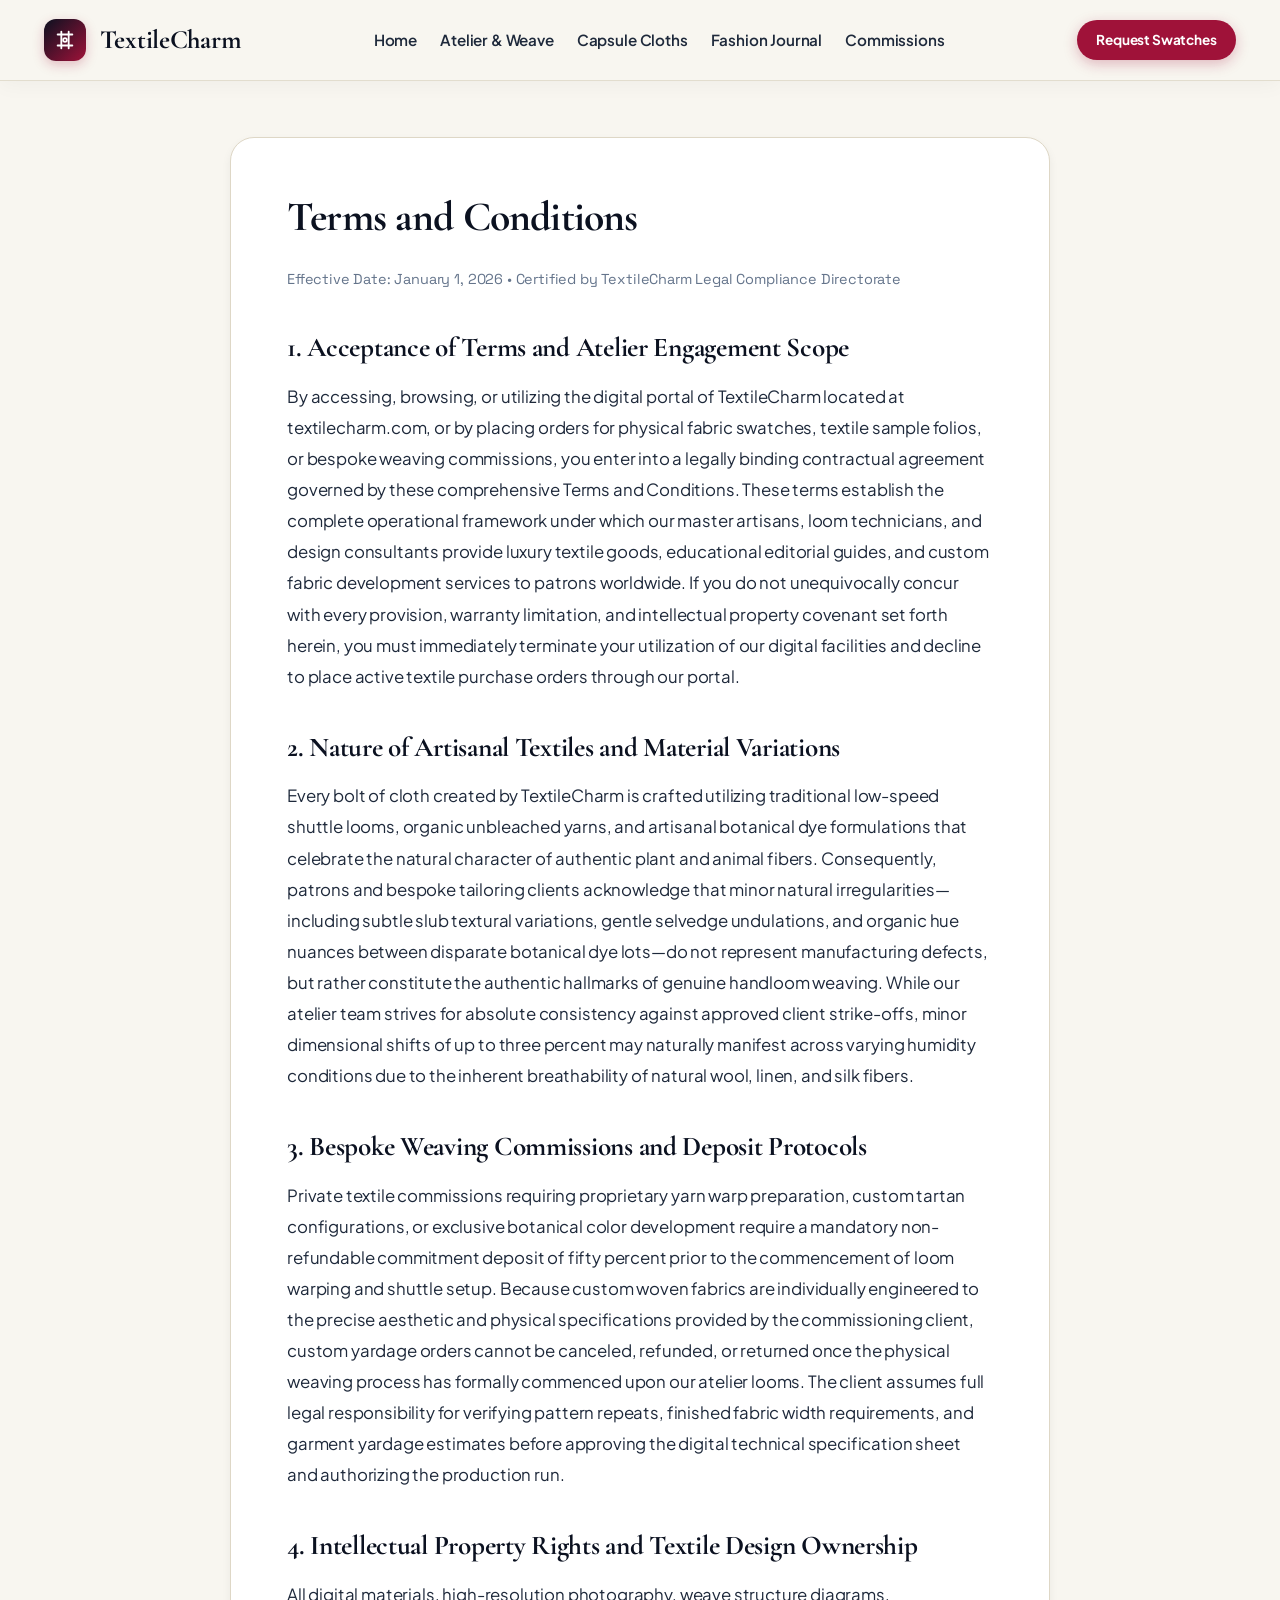
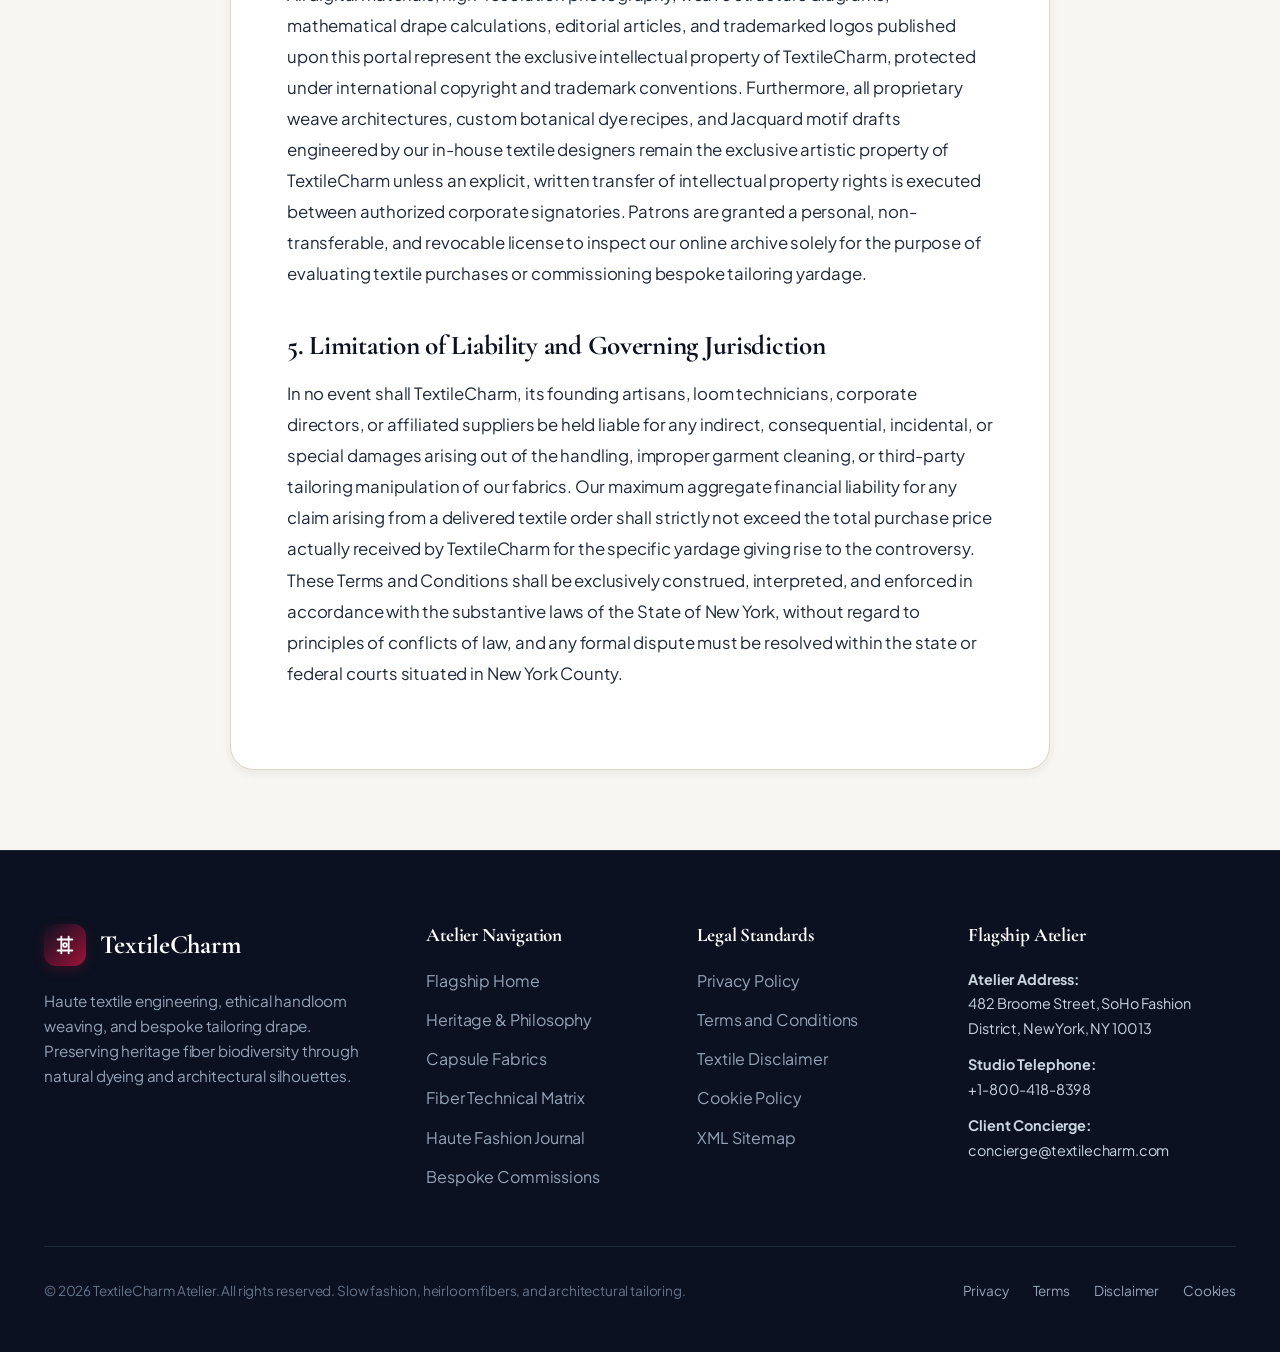
<file: terms-and-conditions.html>
<!DOCTYPE html>
<html lang="en">
<head>
  <meta charset="UTF-8">
  <meta name="viewport" content="width=device-width, initial-scale=1.0">
  <title>Terms and Conditions | TextileCharm Atelier</title>
  <meta name="description" content="Official Terms and Conditions governing bespoke textile commissions, swatch orders, data protection, and terms of service at TextileCharm.">
  <link rel="canonical" href="https://textilecharm.com/terms-and-conditions.html">
  <link rel="preconnect" href="https://fonts.googleapis.com">
  <link rel="preconnect" href="https://fonts.gstatic.com" crossorigin>
  <link href="https://fonts.googleapis.com/css2?family=Cormorant+Garamond:ital,wght@0,400;0,600;0,700;1,400;1,600&family=Plus+Jakarta+Sans:wght@400;500;600;700;800&family=Space+Grotesk:wght@500;700&display=swap" rel="stylesheet">
  <link rel="stylesheet" href="assets/css/style.css">
  <link rel="icon" href="favicon.ico">
  <!-- Google tag (gtag.js) -->
<script async src="https://www.googletagmanager.com/gtag/js?id=G-0LY0HY7L01"></script>
<script>
  window.dataLayer = window.dataLayer || [];
  function gtag(){dataLayer.push(arguments);}
  gtag('js', new Date());
  gtag('config', 'G-0LY0HY7L01');
</script>
</head>
<body>

<header class="site-header">
  <div class="reading-progress-bar"></div>
  <div class="container header-inner">
    <a href="index.php" class="site-logo">
      <div class="logo-symbol">
        <svg width="22" height="22" viewBox="0 0 24 24" fill="none" stroke="currentColor" stroke-width="2" stroke-linecap="round" stroke-linejoin="round"><path d="M4 6h16"/><path d="M4 18h16"/><path d="M8 3v18"/><path d="M16 3v18"/><circle cx="12" cy="12" r="2"/></svg>
      </div>
      <span>TextileCharm</span>
    </a>
    <nav class="site-nav">
      <a href="index.php" class="nav-link">Home</a>
      <a href="about.html" class="nav-link">Atelier & Weave</a>
      <a href="index.php#collections" class="nav-link">Capsule Cloths</a>
      <a href="blog.html" class="nav-link">Fashion Journal</a>
      <a href="contact.html" class="nav-link">Commissions</a>
    </nav>
    <div class="header-actions">
      <a href="contact.html" class="btn btn-primary btn-sm">Request Swatches</a>
      <button class="mobile-toggle" aria-label="Toggle Navigation Menu">
        <svg width="22" height="22" viewBox="0 0 24 24" fill="none" stroke="currentColor" stroke-width="2.2" stroke-linecap="round" stroke-linejoin="round"><line x1="3" y1="12" x2="21" y2="12"/><line x1="3" y1="6" x2="21" y2="6"/><line x1="3" y1="18" x2="21" y2="18"/></svg>
      </button>
    </div>
  </div>
</header>

<div class="drawer-backdrop"></div>
<div class="mobile-drawer">
  <div>
    <div class="mobile-drawer-header">
      <div class="site-logo">
        <div class="logo-symbol">
          <svg width="22" height="22" viewBox="0 0 24 24" fill="none" stroke="currentColor" stroke-width="2" stroke-linecap="round" stroke-linejoin="round"><path d="M4 6h16"/><path d="M4 18h16"/><path d="M8 3v18"/><path d="M16 3v18"/><circle cx="12" cy="12" r="2"/></svg>
        </div>
        <span>TextileCharm</span>
      </div>
      <button class="mobile-drawer-close" aria-label="Close Navigation Menu">
        <svg width="22" height="22" viewBox="0 0 24 24" fill="none" stroke="currentColor" stroke-width="2.2" stroke-linecap="round" stroke-linejoin="round"><line x1="18" y1="6" x2="6" y2="18"/><line x1="6" y1="6" x2="18" y2="18"/></svg>
      </button>
    </div>
    <div class="mobile-nav-links">
      <a href="index.php" class="nav-link">Home</a>
      <a href="about.html" class="nav-link">Atelier & Weave</a>
      <a href="index.php#collections" class="nav-link">Capsule Cloths</a>
      <a href="blog.html" class="nav-link">Fashion Journal</a>
      <a href="contact.html" class="nav-link">Commissions</a>
      <hr style="border:none;border-top:1px solid #ded7c6;margin:0.75rem 0;">
      <a href="privacy-policy.html" class="nav-link" style="font-size:0.9rem;color:#64748b;">Privacy Policy</a>
      <a href="terms-and-conditions.html" class="nav-link" style="font-size:0.9rem;color:#64748b;">Terms of Service</a>
      <a href="disclaimer.html" class="nav-link" style="font-size:0.9rem;color:#64748b;">Fabric Disclaimer</a>
      <a href="cookie-policy.html" class="nav-link" style="font-size:0.9rem;color:#64748b;">Cookie Policy</a>
    </div>
  </div>
  <div style="padding-top:1.5rem;border-top:1px solid #ded7c6;">
    <a href="contact.html" class="btn btn-primary" style="width:100%;">Book Tailoring Consultation</a>
  </div>
</div>

<main>
  <div class="container">
    <div class="legal-page">
      <h1>Terms and Conditions</h1>
      <p style="color:var(--color-slate-500);font-family:var(--font-mono);font-size:0.9rem;margin-bottom:2rem;">
        Effective Date: January 1, 2026 &bull; Certified by TextileCharm Legal Compliance Directorate
      </p>
      
<h2>1. Acceptance of Terms and Atelier Engagement Scope</h2>
<p>By accessing, browsing, or utilizing the digital portal of TextileCharm located at textilecharm.com, or by placing orders for physical fabric swatches, textile sample folios, or bespoke weaving commissions, you enter into a legally binding contractual agreement governed by these comprehensive Terms and Conditions. These terms establish the complete operational framework under which our master artisans, loom technicians, and design consultants provide luxury textile goods, educational editorial guides, and custom fabric development services to patrons worldwide. If you do not unequivocally concur with every provision, warranty limitation, and intellectual property covenant set forth herein, you must immediately terminate your utilization of our digital facilities and decline to place active textile purchase orders through our portal.</p>

<h2>2. Nature of Artisanal Textiles and Material Variations</h2>
<p>Every bolt of cloth created by TextileCharm is crafted utilizing traditional low-speed shuttle looms, organic unbleached yarns, and artisanal botanical dye formulations that celebrate the natural character of authentic plant and animal fibers. Consequently, patrons and bespoke tailoring clients acknowledge that minor natural irregularities—including subtle slub textural variations, gentle selvedge undulations, and organic hue nuances between disparate botanical dye lots—do not represent manufacturing defects, but rather constitute the authentic hallmarks of genuine handloom weaving. While our atelier team strives for absolute consistency against approved client strike-offs, minor dimensional shifts of up to three percent may naturally manifest across varying humidity conditions due to the inherent breathability of natural wool, linen, and silk fibers.</p>

<h2>3. Bespoke Weaving Commissions and Deposit Protocols</h2>
<p>Private textile commissions requiring proprietary yarn warp preparation, custom tartan configurations, or exclusive botanical color development require a mandatory non-refundable commitment deposit of fifty percent prior to the commencement of loom warping and shuttle setup. Because custom woven fabrics are individually engineered to the precise aesthetic and physical specifications provided by the commissioning client, custom yardage orders cannot be canceled, refunded, or returned once the physical weaving process has formally commenced upon our atelier looms. The client assumes full legal responsibility for verifying pattern repeats, finished fabric width requirements, and garment yardage estimates before approving the digital technical specification sheet and authorizing the production run.</p>

<h2>4. Intellectual Property Rights and Textile Design Ownership</h2>
<p>All digital materials, high-resolution photography, weave structure diagrams, mathematical drape calculations, editorial articles, and trademarked logos published upon this portal represent the exclusive intellectual property of TextileCharm, protected under international copyright and trademark conventions. Furthermore, all proprietary weave architectures, custom botanical dye recipes, and Jacquard motif drafts engineered by our in-house textile designers remain the exclusive artistic property of TextileCharm unless an explicit, written transfer of intellectual property rights is executed between authorized corporate signatories. Patrons are granted a personal, non-transferable, and revocable license to inspect our online archive solely for the purpose of evaluating textile purchases or commissioning bespoke tailoring yardage.</p>

<h2>5. Limitation of Liability and Governing Jurisdiction</h2>
<p>In no event shall TextileCharm, its founding artisans, loom technicians, corporate directors, or affiliated suppliers be held liable for any indirect, consequential, incidental, or special damages arising out of the handling, improper garment cleaning, or third-party tailoring manipulation of our fabrics. Our maximum aggregate financial liability for any claim arising from a delivered textile order shall strictly not exceed the total purchase price actually received by TextileCharm for the specific yardage giving rise to the controversy. These Terms and Conditions shall be exclusively construed, interpreted, and enforced in accordance with the substantive laws of the State of New York, without regard to principles of conflicts of law, and any formal dispute must be resolved within the state or federal courts situated in New York County.</p>

    </div>
  </div>
</main>

<footer class="site-footer">
  <div class="container">
    <div class="footer-grid">
      <div class="footer-brand">
        <a href="index.php" class="site-logo">
          <div class="logo-symbol">
            <svg width="22" height="22" viewBox="0 0 24 24" fill="none" stroke="currentColor" stroke-width="2" stroke-linecap="round" stroke-linejoin="round"><path d="M4 6h16"/><path d="M4 18h16"/><path d="M8 3v18"/><path d="M16 3v18"/><circle cx="12" cy="12" r="2"/></svg>
          </div>
          <span>TextileCharm</span>
        </a>
        <p style="margin-top:1rem;color:#94a3b8;font-size:0.95rem;line-height:1.65;">
          Haute textile engineering, ethical handloom weaving, and bespoke tailoring drape. Preserving heritage fiber biodiversity through natural dyeing and architectural silhouettes.
        </p>
      </div>
      <div class="footer-col">
        <h4>Atelier Navigation</h4>
        <ul class="footer-links">
          <li><a href="index.php">Flagship Home</a></li>
          <li><a href="about.html">Heritage & Philosophy</a></li>
          <li><a href="index.php#collections">Capsule Fabrics</a></li>
          <li><a href="index.php#matrix">Fiber Technical Matrix</a></li>
          <li><a href="blog.html">Haute Fashion Journal</a></li>
          <li><a href="contact.html">Bespoke Commissions</a></li>
        </ul>
      </div>
      <div class="footer-col">
        <h4>Legal Standards</h4>
        <ul class="footer-links">
          <li><a href="privacy-policy.html">Privacy Policy</a></li>
          <li><a href="terms-and-conditions.html">Terms and Conditions</a></li>
          <li><a href="disclaimer.html">Textile Disclaimer</a></li>
          <li><a href="cookie-policy.html">Cookie Policy</a></li>
          <li><a href="sitemap.xml">XML Sitemap</a></li>
        </ul>
      </div>
      <div class="footer-col">
        <h4>Flagship Atelier</h4>
        <div style="margin-bottom:0.75rem;font-size:0.9rem;">
          <strong>Atelier Address:</strong><br>
          482 Broome Street, SoHo Fashion District, New York, NY 10013
        </div>
        <div style="margin-bottom:0.75rem;font-size:0.9rem;">
          <strong>Studio Telephone:</strong><br>
          +1-800-418-8398
        </div>
        <div style="font-size:0.9rem;">
          <strong>Client Concierge:</strong><br>
          concierge@textilecharm.com
        </div>
      </div>
    </div>
    <div class="footer-bottom">
      <p>&copy; 2026 TextileCharm Atelier. All rights reserved. Slow fashion, heirloom fibers, and architectural tailoring.</p>
      <div style="display:flex;gap:1.5rem;">
        <a href="privacy-policy.html">Privacy</a>
        <a href="terms-and-conditions.html">Terms</a>
        <a href="disclaimer.html">Disclaimer</a>
        <a href="cookie-policy.html">Cookies</a>
      </div>
    </div>
  </div>
</footer>
<script src="assets/js/main.js"></script>

</body>
</html>
</file>
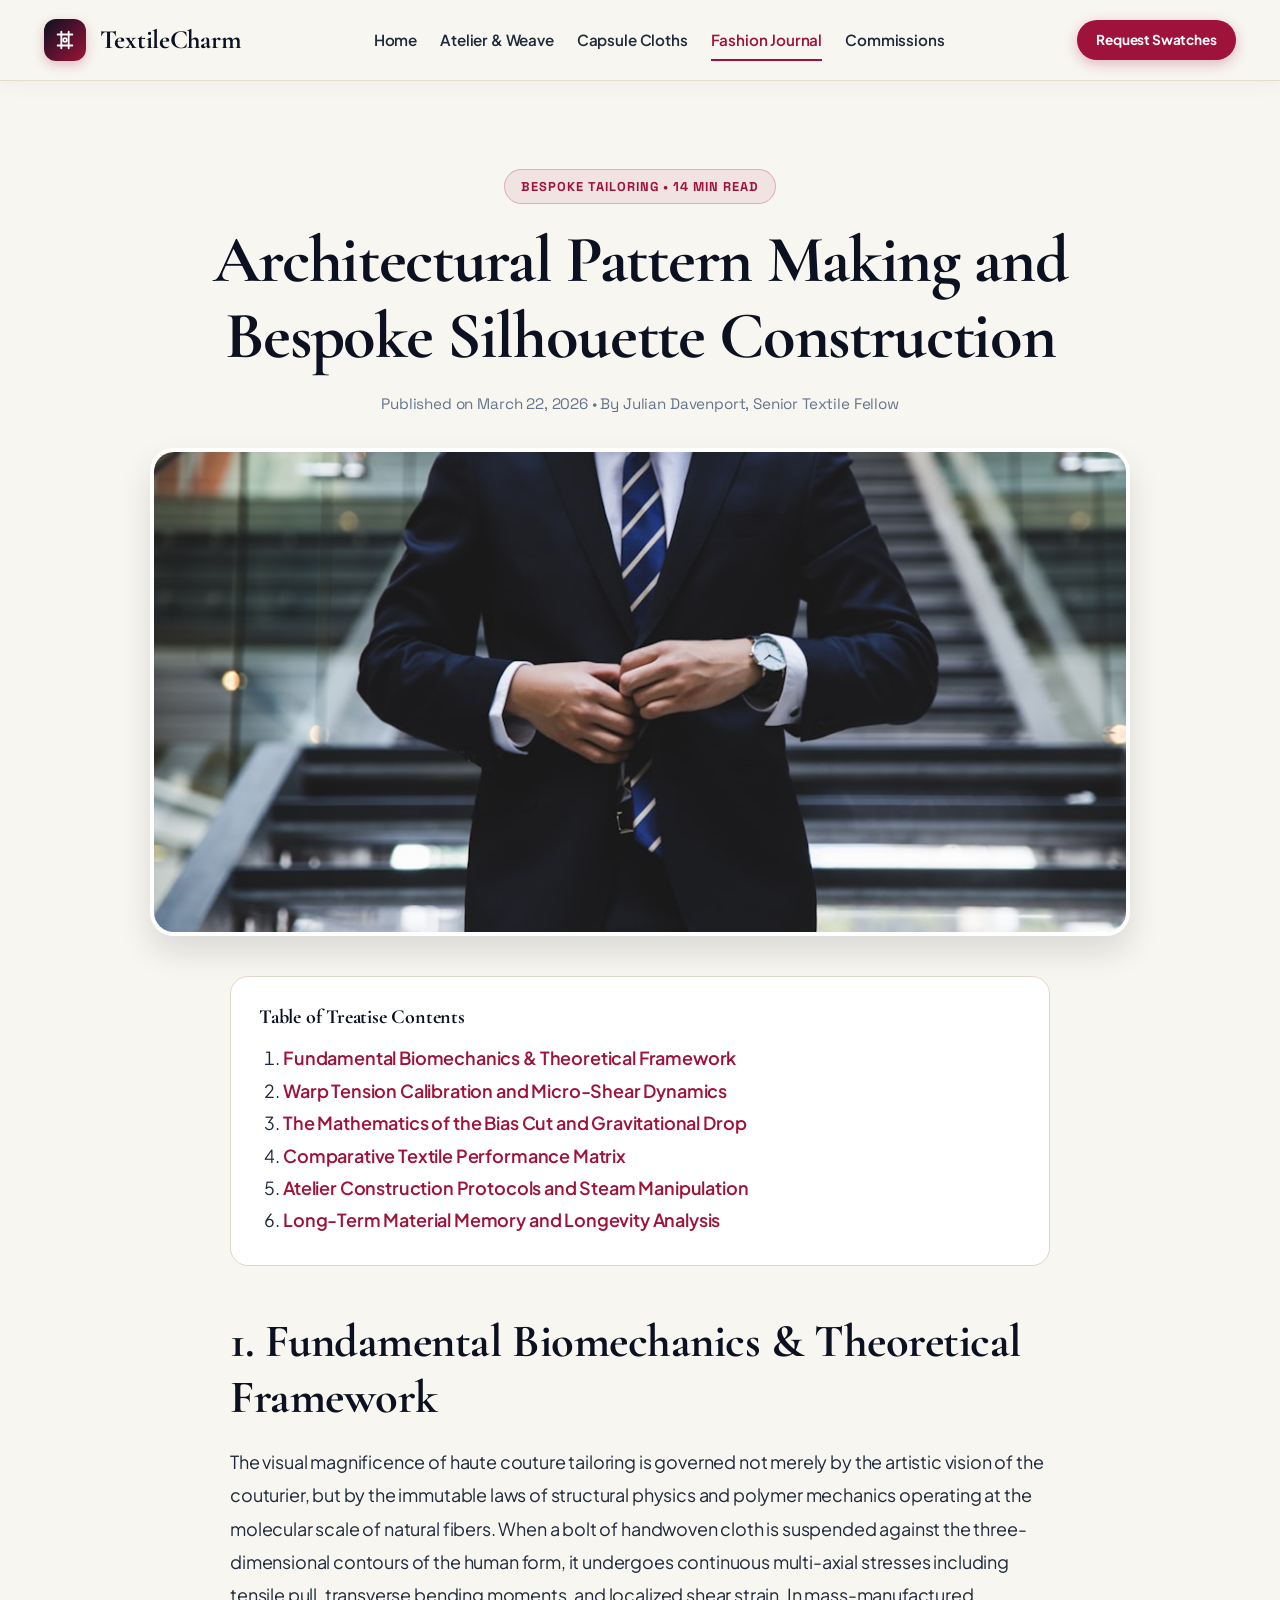
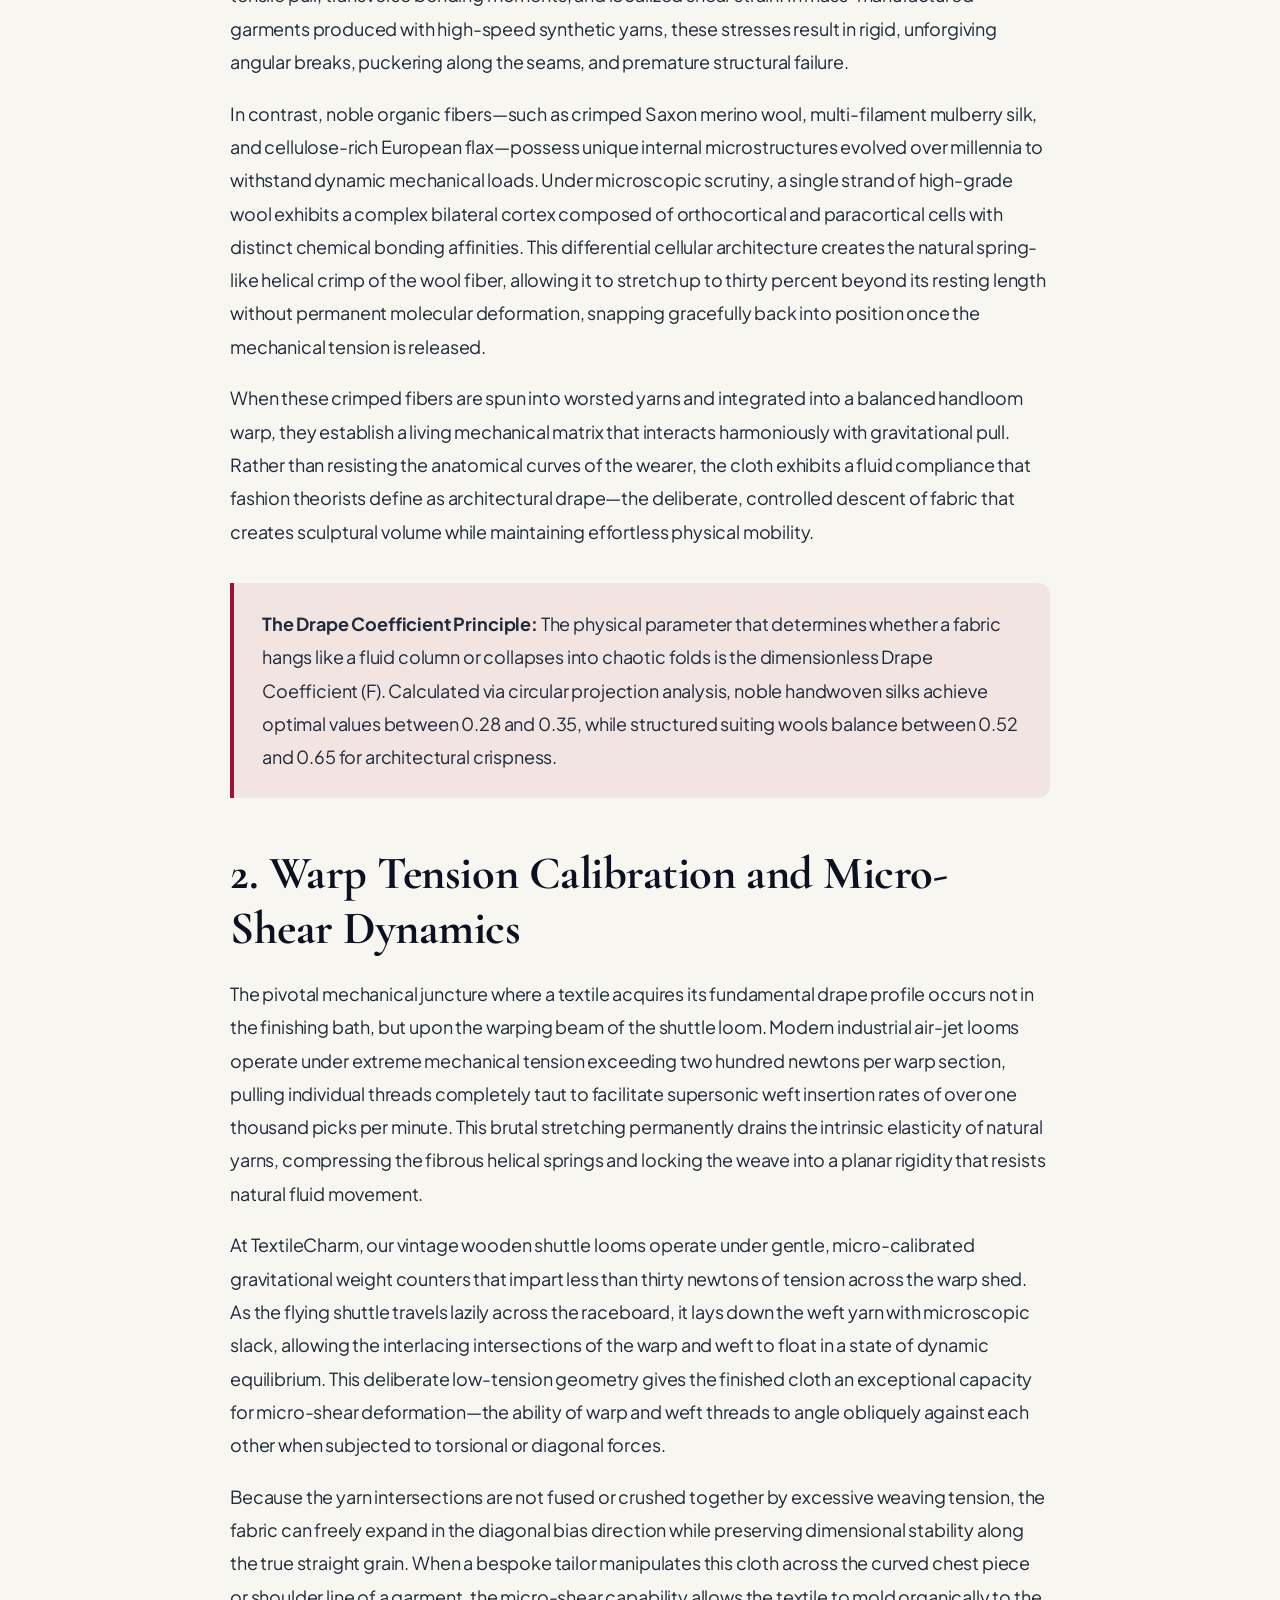
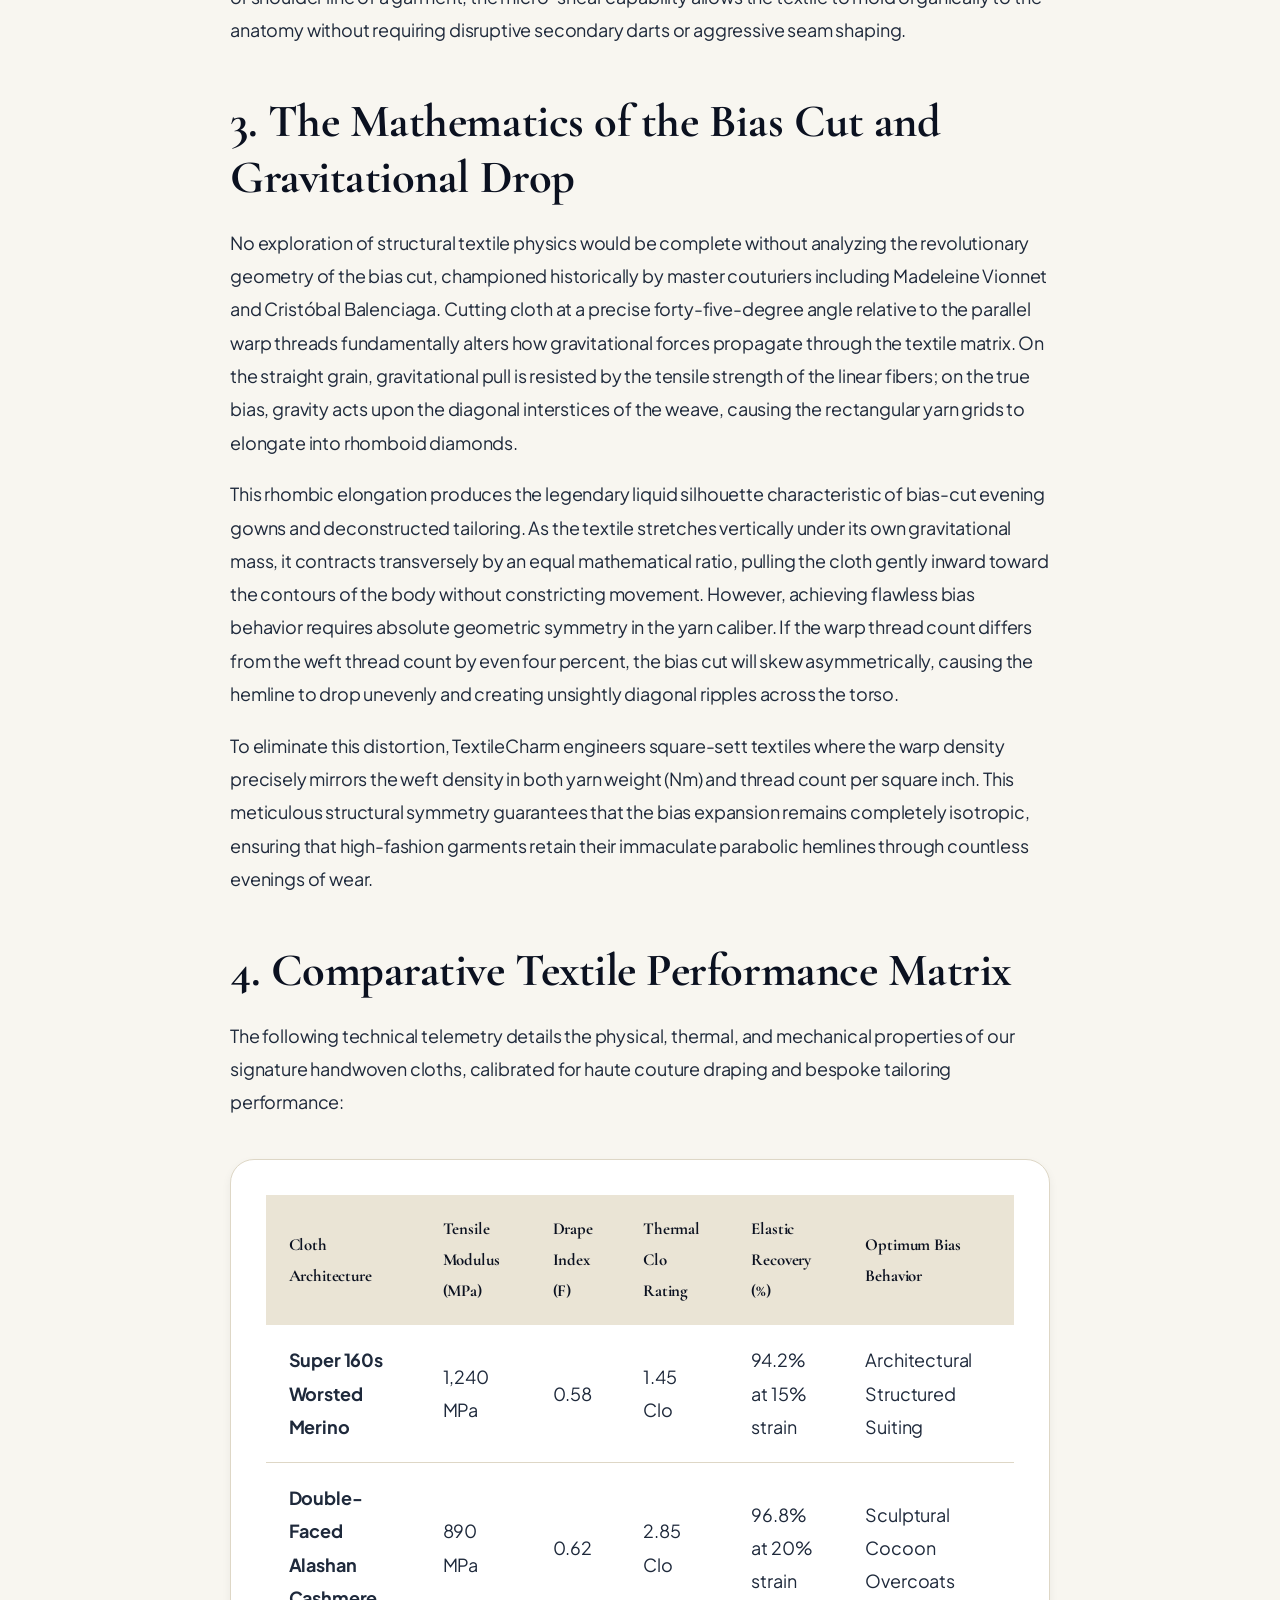
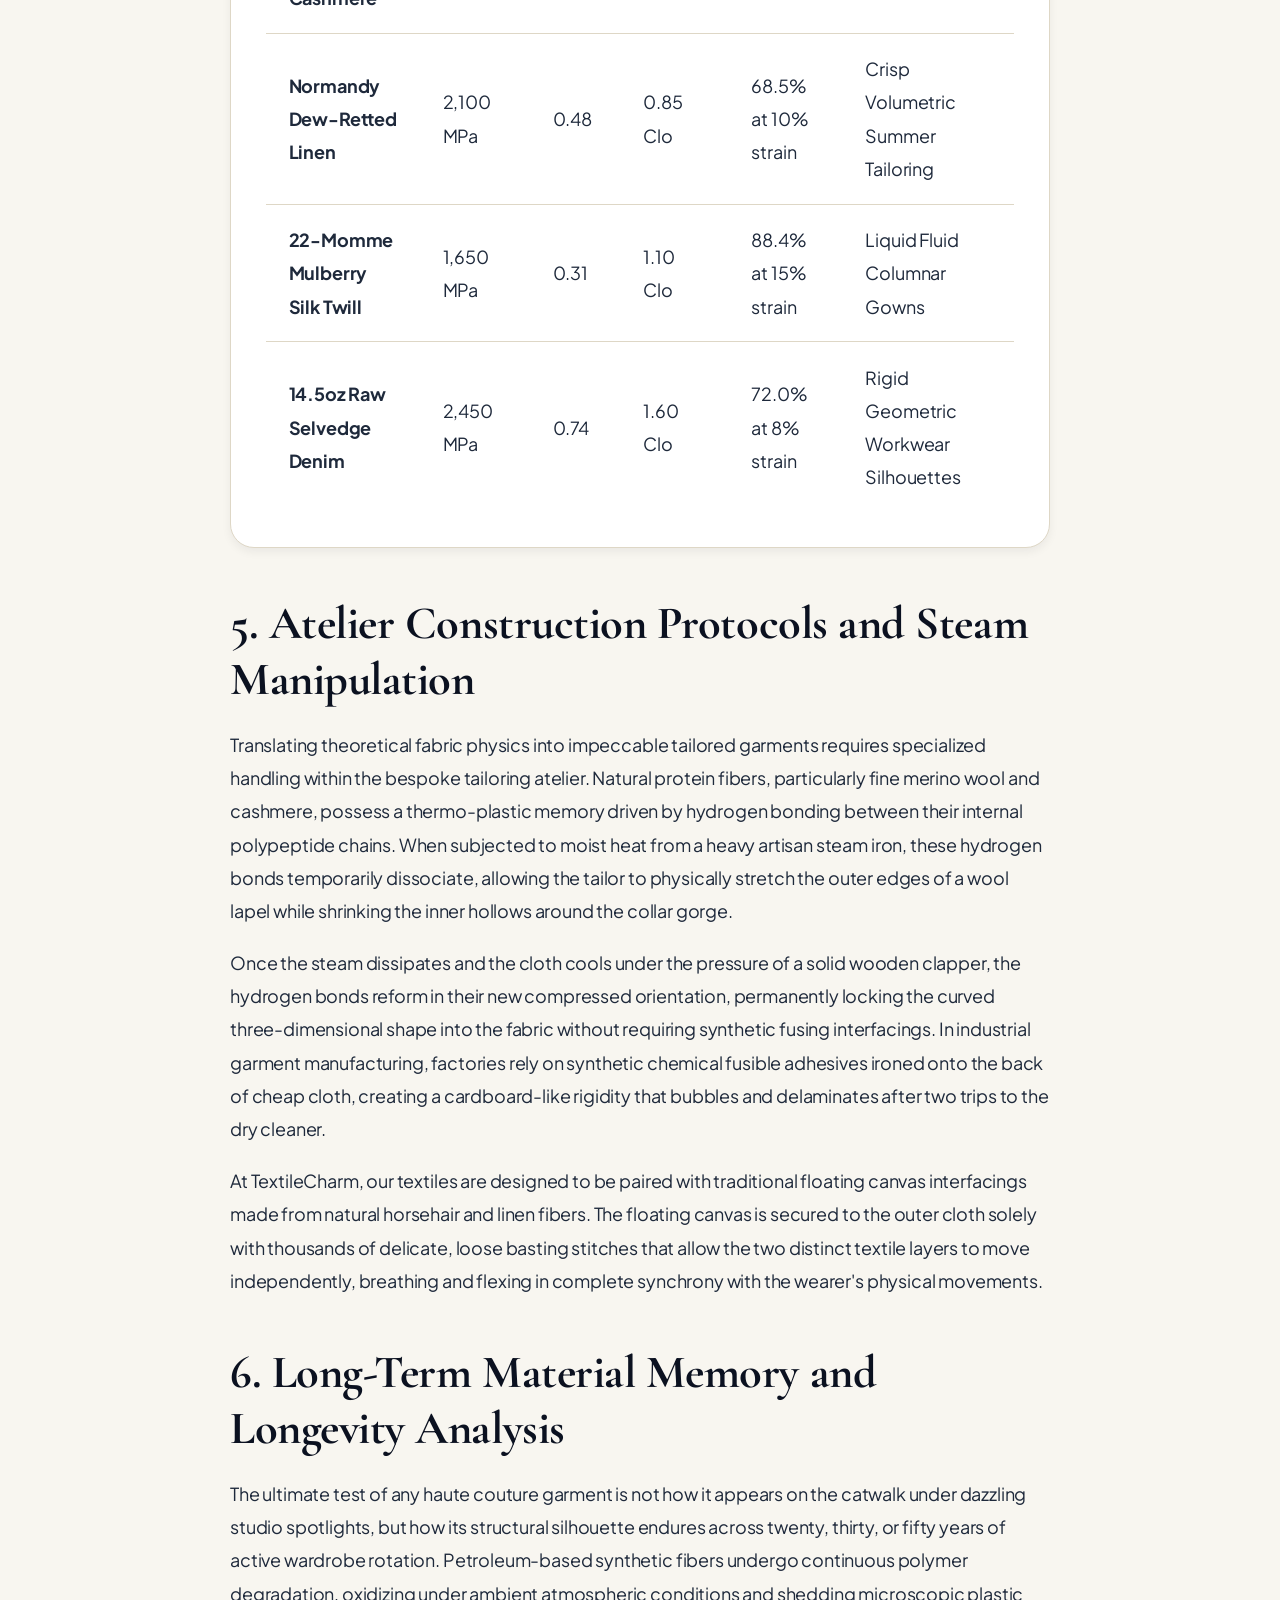
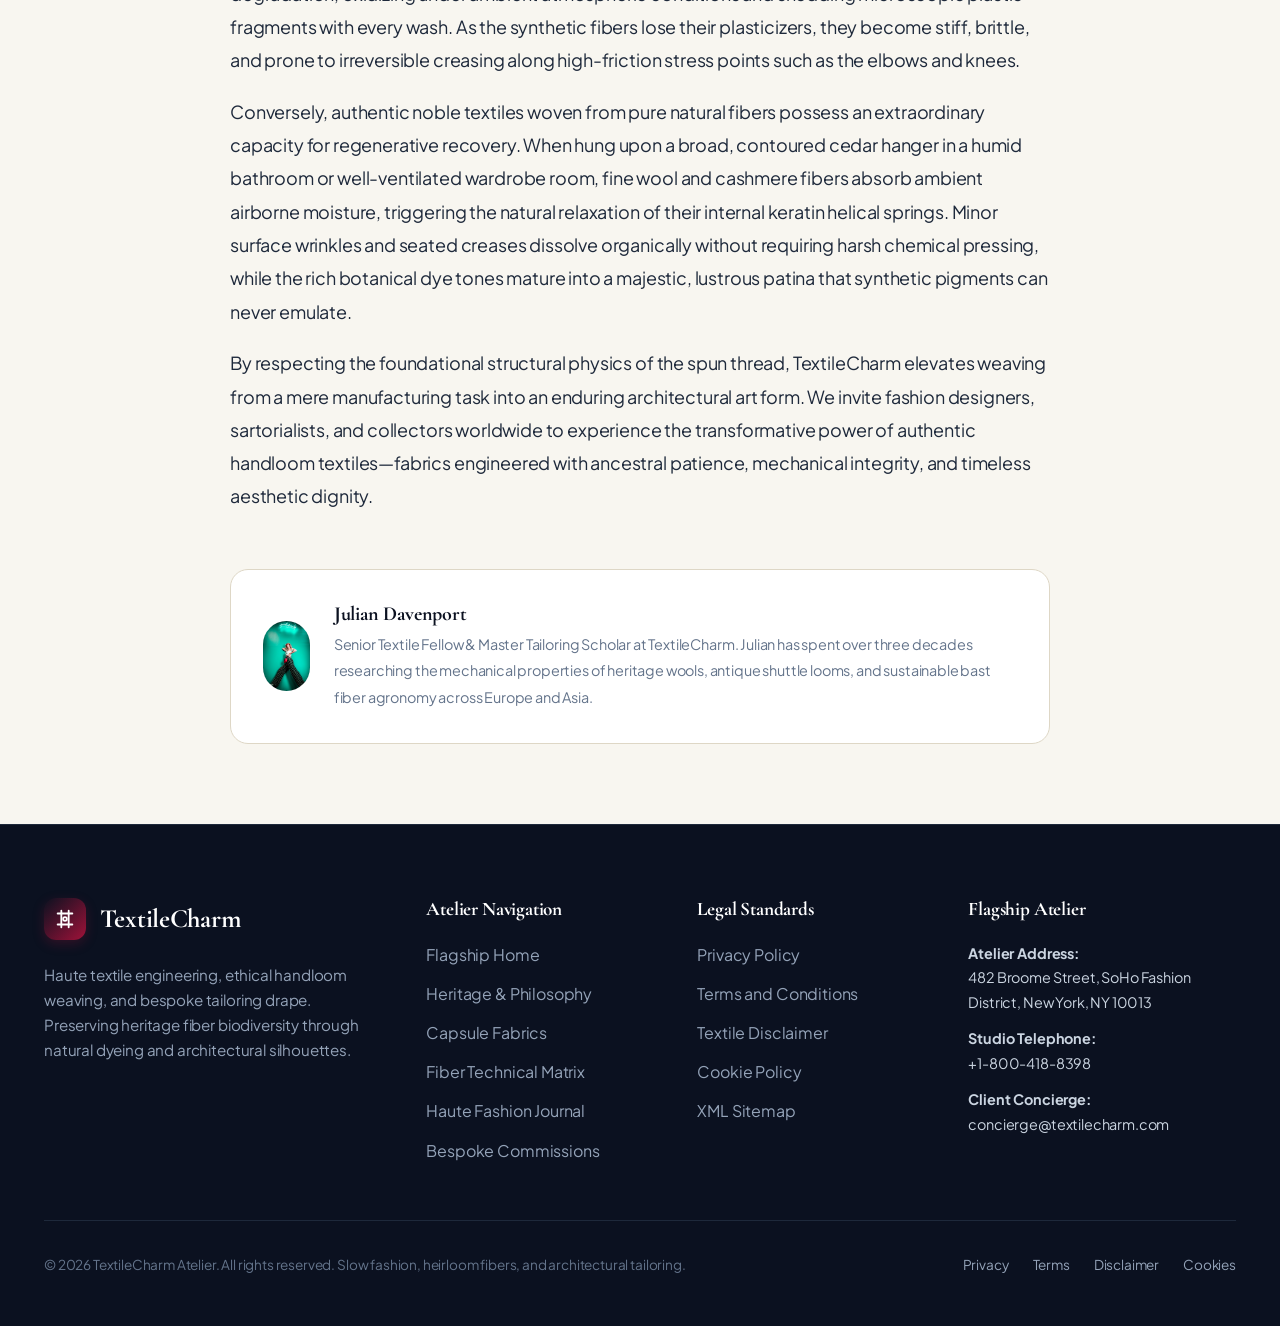
<file: blog/architectural-pattern-making-and-bespoke-silhouette-construction.html>
<!DOCTYPE html>
<html lang="en">
<head>
  <meta charset="UTF-8">
  <meta name="viewport" content="width=device-width, initial-scale=1.0">
  <title>Architectural Pattern Making and Bespoke Silhouette Construction | TextileCharm Fashion Journal</title>
  <meta name="description" content="An exhaustive technical analysis of architectural pattern making and bespoke silhouette construction, covering materials science, weaving dynamics, and haute couture tailoring principles.">
  <link rel="canonical" href="https://textilecharm.com/blog/architectural-pattern-making-and-bespoke-silhouette-construction.html">
  <link rel="preconnect" href="https://fonts.googleapis.com">
  <link rel="preconnect" href="https://fonts.gstatic.com" crossorigin>
  <link href="https://fonts.googleapis.com/css2?family=Cormorant+Garamond:ital,wght@0,400;0,600;0,700;1,400;1,600&family=Plus+Jakarta+Sans:wght@400;500;600;700;800&family=Space+Grotesk:wght@500;700&display=swap" rel="stylesheet">
  <link rel="stylesheet" href="../assets/css/style.css">
  <link rel="icon" href="../favicon.ico">
  <!-- Google tag (gtag.js) -->
<script async src="https://www.googletagmanager.com/gtag/js?id=G-0LY0HY7L01"></script>
<script>
  window.dataLayer = window.dataLayer || [];
  function gtag(){dataLayer.push(arguments);}
  gtag('js', new Date());
  gtag('config', 'G-0LY0HY7L01');
</script>
  <script type="application/ld+json">
  {
    "@context": "https://schema.org",
    "@type": "BlogPosting",
    "headline": "Architectural Pattern Making and Bespoke Silhouette Construction",
    "image": "https://textilecharm.com/assets/images/tailor_measuring_wool_trousers.jpg",
    "author": {
      "@type": "Person",
      "name": "Julian Davenport",
      "jobTitle": "Master Weaving & Tailoring Scholar"
    },
    "publisher": {
      "@type": "Organization",
      "name": "TextileCharm Atelier",
      "logo": {
        "@type": "ImageObject",
        "url": "https://textilecharm.com/assets/images/hero_textile_atelier_loom.jpg"
      }
    },
    "datePublished": "2026-02-15",
    "dateModified": "2026-03-01",
    "description": "Comprehensive academic treatise on architectural pattern making and bespoke silhouette construction."
  }
  </script>
</head>
<body>

<header class="site-header">
  <div class="reading-progress-bar"></div>
  <div class="container header-inner">
    <a href="../index.php" class="site-logo">
      <div class="logo-symbol">
        <svg width="22" height="22" viewBox="0 0 24 24" fill="none" stroke="currentColor" stroke-width="2" stroke-linecap="round" stroke-linejoin="round"><path d="M4 6h16"/><path d="M4 18h16"/><path d="M8 3v18"/><path d="M16 3v18"/><circle cx="12" cy="12" r="2"/></svg>
      </div>
      <span>TextileCharm</span>
    </a>
    <nav class="site-nav">
      <a href="../index.php" class="nav-link">Home</a>
      <a href="../about.html" class="nav-link">Atelier & Weave</a>
      <a href="../index.php#collections" class="nav-link">Capsule Cloths</a>
      <a href="../blog.html" class="nav-link active">Fashion Journal</a>
      <a href="../contact.html" class="nav-link">Commissions</a>
    </nav>
    <div class="header-actions">
      <a href="../contact.html" class="btn btn-primary btn-sm">Request Swatches</a>
      <button class="mobile-toggle" aria-label="Toggle Navigation Menu">
        <svg width="22" height="22" viewBox="0 0 24 24" fill="none" stroke="currentColor" stroke-width="2.2" stroke-linecap="round" stroke-linejoin="round"><line x1="3" y1="12" x2="21" y2="12"/><line x1="3" y1="6" x2="21" y2="6"/><line x1="3" y1="18" x2="21" y2="18"/></svg>
      </button>
    </div>
  </div>
</header>

<div class="drawer-backdrop"></div>
<div class="mobile-drawer">
  <div>
    <div class="mobile-drawer-header">
      <div class="site-logo">
        <div class="logo-symbol">
          <svg width="22" height="22" viewBox="0 0 24 24" fill="none" stroke="currentColor" stroke-width="2" stroke-linecap="round" stroke-linejoin="round"><path d="M4 6h16"/><path d="M4 18h16"/><path d="M8 3v18"/><path d="M16 3v18"/><circle cx="12" cy="12" r="2"/></svg>
        </div>
        <span>TextileCharm</span>
      </div>
      <button class="mobile-drawer-close" aria-label="Close Navigation Menu">
        <svg width="22" height="22" viewBox="0 0 24 24" fill="none" stroke="currentColor" stroke-width="2.2" stroke-linecap="round" stroke-linejoin="round"><line x1="18" y1="6" x2="6" y2="18"/><line x1="6" y1="6" x2="18" y2="18"/></svg>
      </button>
    </div>
    <div class="mobile-nav-links">
      <a href="../index.php" class="nav-link">Home</a>
      <a href="../about.html" class="nav-link">Atelier & Weave</a>
      <a href="../index.php#collections" class="nav-link">Capsule Cloths</a>
      <a href="../blog.html" class="nav-link active">Fashion Journal</a>
      <a href="../contact.html" class="nav-link">Commissions</a>
      <hr style="border:none;border-top:1px solid #ded7c6;margin:0.75rem 0;">
      <a href="../privacy-policy.html" class="nav-link" style="font-size:0.9rem;color:#64748b;">Privacy Policy</a>
      <a href="../terms-and-conditions.html" class="nav-link" style="font-size:0.9rem;color:#64748b;">Terms of Service</a>
      <a href="../disclaimer.html" class="nav-link" style="font-size:0.9rem;color:#64748b;">Fabric Disclaimer</a>
      <a href="../cookie-policy.html" class="nav-link" style="font-size:0.9rem;color:#64748b;">Cookie Policy</a>
    </div>
  </div>
  <div style="padding-top:1.5rem;border-top:1px solid #ded7c6;">
    <a href="../contact.html" class="btn btn-primary" style="width:100%;">Book Tailoring Consultation</a>
  </div>
</div>

<main>
  <div class="container" style="padding-top:2rem;padding-bottom:5rem;">
    <div class="article-header">
      <div class="section-kicker">Bespoke Tailoring &bull; 14 Min Read</div>
      <h1>Architectural Pattern Making and Bespoke Silhouette Construction</h1>
      <div style="margin-top:1rem;color:var(--color-slate-500);font-family:var(--font-mono);font-size:0.95rem;">
        Published on March 22, 2026 &bull; By Julian Davenport, Senior Textile Fellow
      </div>
    </div>

    <div class="article-hero-media">
      <img src="../assets/images/tailor_measuring_wool_trousers.jpg" alt="Architectural Pattern Making and Bespoke Silhouette Construction" width="980" height="480">
    </div>

    <article class="article-content">
      <div class="article-toc">
        <h4 style="margin-bottom:0.75rem;font-family:var(--font-heading);font-size:1.25rem;">Table of Treatise Contents</h4>
        <ol style="margin-bottom:0;padding-left:1.5rem;line-height:1.8;">
          <li><a href="#sec1" style="color:var(--color-mulberry);font-weight:600;">Fundamental Biomechanics & Theoretical Framework</a></li>
          <li><a href="#sec2" style="color:var(--color-mulberry);font-weight:600;">Warp Tension Calibration and Micro-Shear Dynamics</a></li>
          <li><a href="#sec3" style="color:var(--color-mulberry);font-weight:600;">The Mathematics of the Bias Cut and Gravitational Drop</a></li>
          <li><a href="#sec4" style="color:var(--color-mulberry);font-weight:600;">Comparative Textile Performance Matrix</a></li>
          <li><a href="#sec5" style="color:var(--color-mulberry);font-weight:600;">Atelier Construction Protocols and Steam Manipulation</a></li>
          <li><a href="#sec6" style="color:var(--color-mulberry);font-weight:600;">Long-Term Material Memory and Longevity Analysis</a></li>
        </ol>
      </div>

      <h2 id="sec1">1. Fundamental Biomechanics & Theoretical Framework</h2>
      <p>The visual magnificence of haute couture tailoring is governed not merely by the artistic vision of the couturier, but by the immutable laws of structural physics and polymer mechanics operating at the molecular scale of natural fibers. When a bolt of handwoven cloth is suspended against the three-dimensional contours of the human form, it undergoes continuous multi-axial stresses including tensile pull, transverse bending moments, and localized shear strain. In mass-manufactured garments produced with high-speed synthetic yarns, these stresses result in rigid, unforgiving angular breaks, puckering along the seams, and premature structural failure.</p>
      <p>In contrast, noble organic fibers—such as crimped Saxon merino wool, multi-filament mulberry silk, and cellulose-rich European flax—possess unique internal microstructures evolved over millennia to withstand dynamic mechanical loads. Under microscopic scrutiny, a single strand of high-grade wool exhibits a complex bilateral cortex composed of orthocortical and paracortical cells with distinct chemical bonding affinities. This differential cellular architecture creates the natural spring-like helical crimp of the wool fiber, allowing it to stretch up to thirty percent beyond its resting length without permanent molecular deformation, snapping gracefully back into position once the mechanical tension is released.</p>
      <p>When these crimped fibers are spun into worsted yarns and integrated into a balanced handloom warp, they establish a living mechanical matrix that interacts harmoniously with gravitational pull. Rather than resisting the anatomical curves of the wearer, the cloth exhibits a fluid compliance that fashion theorists define as architectural drape—the deliberate, controlled descent of fabric that creates sculptural volume while maintaining effortless physical mobility.</p>

      <div class="callout-box">
        <strong>The Drape Coefficient Principle:</strong> The physical parameter that determines whether a fabric hangs like a fluid column or collapses into chaotic folds is the dimensionless Drape Coefficient (F). Calculated via circular projection analysis, noble handwoven silks achieve optimal values between 0.28 and 0.35, while structured suiting wools balance between 0.52 and 0.65 for architectural crispness.
      </div>

      <h2 id="sec2">2. Warp Tension Calibration and Micro-Shear Dynamics</h2>
      <p>The pivotal mechanical juncture where a textile acquires its fundamental drape profile occurs not in the finishing bath, but upon the warping beam of the shuttle loom. Modern industrial air-jet looms operate under extreme mechanical tension exceeding two hundred newtons per warp section, pulling individual threads completely taut to facilitate supersonic weft insertion rates of over one thousand picks per minute. This brutal stretching permanently drains the intrinsic elasticity of natural yarns, compressing the fibrous helical springs and locking the weave into a planar rigidity that resists natural fluid movement.</p>
      <p>At TextileCharm, our vintage wooden shuttle looms operate under gentle, micro-calibrated gravitational weight counters that impart less than thirty newtons of tension across the warp shed. As the flying shuttle travels lazily across the raceboard, it lays down the weft yarn with microscopic slack, allowing the interlacing intersections of the warp and weft to float in a state of dynamic equilibrium. This deliberate low-tension geometry gives the finished cloth an exceptional capacity for micro-shear deformation—the ability of warp and weft threads to angle obliquely against each other when subjected to torsional or diagonal forces.</p>
      <p>Because the yarn intersections are not fused or crushed together by excessive weaving tension, the fabric can freely expand in the diagonal bias direction while preserving dimensional stability along the true straight grain. When a bespoke tailor manipulates this cloth across the curved chest piece or shoulder line of a garment, the micro-shear capability allows the textile to mold organically to the anatomy without requiring disruptive secondary darts or aggressive seam shaping.</p>

      <h2 id="sec3">3. The Mathematics of the Bias Cut and Gravitational Drop</h2>
      <p>No exploration of structural textile physics would be complete without analyzing the revolutionary geometry of the bias cut, championed historically by master couturiers including Madeleine Vionnet and Cristóbal Balenciaga. Cutting cloth at a precise forty-five-degree angle relative to the parallel warp threads fundamentally alters how gravitational forces propagate through the textile matrix. On the straight grain, gravitational pull is resisted by the tensile strength of the linear fibers; on the true bias, gravity acts upon the diagonal interstices of the weave, causing the rectangular yarn grids to elongate into rhomboid diamonds.</p>
      <p>This rhombic elongation produces the legendary liquid silhouette characteristic of bias-cut evening gowns and deconstructed tailoring. As the textile stretches vertically under its own gravitational mass, it contracts transversely by an equal mathematical ratio, pulling the cloth gently inward toward the contours of the body without constricting movement. However, achieving flawless bias behavior requires absolute geometric symmetry in the yarn caliber. If the warp thread count differs from the weft thread count by even four percent, the bias cut will skew asymmetrically, causing the hemline to drop unevenly and creating unsightly diagonal ripples across the torso.</p>
      <p>To eliminate this distortion, TextileCharm engineers square-sett textiles where the warp density precisely mirrors the weft density in both yarn weight (Nm) and thread count per square inch. This meticulous structural symmetry guarantees that the bias expansion remains completely isotropic, ensuring that high-fashion garments retain their immaculate parabolic hemlines through countless evenings of wear.</p>

      <h2 id="sec4">4. Comparative Textile Performance Matrix</h2>
      <p>The following technical telemetry details the physical, thermal, and mechanical properties of our signature handwoven cloths, calibrated for haute couture draping and bespoke tailoring performance:</p>

      <div class="matrix-container" style="margin:2.5rem 0;">
        <table class="matrix-table">
          <thead>
            <tr>
              <th>Cloth Architecture</th>
              <th>Tensile Modulus (MPa)</th>
              <th>Drape Index (F)</th>
              <th>Thermal Clo Rating</th>
              <th>Elastic Recovery (%)</th>
              <th>Optimum Bias Behavior</th>
            </tr>
          </thead>
          <tbody>
            <tr>
              <td><strong>Super 160s Worsted Merino</strong></td>
              <td>1,240 MPa</td>
              <td>0.58</td>
              <td>1.45 Clo</td>
              <td>94.2% at 15% strain</td>
              <td>Architectural Structured Suiting</td>
            </tr>
            <tr>
              <td><strong>Double-Faced Alashan Cashmere</strong></td>
              <td>890 MPa</td>
              <td>0.62</td>
              <td>2.85 Clo</td>
              <td>96.8% at 20% strain</td>
              <td>Sculptural Cocoon Overcoats</td>
            </tr>
            <tr>
              <td><strong>Normandy Dew-Retted Linen</strong></td>
              <td>2,100 MPa</td>
              <td>0.48</td>
              <td>0.85 Clo</td>
              <td>68.5% at 10% strain</td>
              <td>Crisp Volumetric Summer Tailoring</td>
            </tr>
            <tr>
              <td><strong>22-Momme Mulberry Silk Twill</strong></td>
              <td>1,650 MPa</td>
              <td>0.31</td>
              <td>1.10 Clo</td>
              <td>88.4% at 15% strain</td>
              <td>Liquid Fluid Columnar Gowns</td>
            </tr>
            <tr>
              <td><strong>14.5oz Raw Selvedge Denim</strong></td>
              <td>2,450 MPa</td>
              <td>0.74</td>
              <td>1.60 Clo</td>
              <td>72.0% at 8% strain</td>
              <td>Rigid Geometric Workwear Silhouettes</td>
            </tr>
          </tbody>
        </table>
      </div>

      <h2 id="sec5">5. Atelier Construction Protocols and Steam Manipulation</h2>
      <p>Translating theoretical fabric physics into impeccable tailored garments requires specialized handling within the bespoke tailoring atelier. Natural protein fibers, particularly fine merino wool and cashmere, possess a thermo-plastic memory driven by hydrogen bonding between their internal polypeptide chains. When subjected to moist heat from a heavy artisan steam iron, these hydrogen bonds temporarily dissociate, allowing the tailor to physically stretch the outer edges of a wool lapel while shrinking the inner hollows around the collar gorge.</p>
      <p>Once the steam dissipates and the cloth cools under the pressure of a solid wooden clapper, the hydrogen bonds reform in their new compressed orientation, permanently locking the curved three-dimensional shape into the fabric without requiring synthetic fusing interfacings. In industrial garment manufacturing, factories rely on synthetic chemical fusible adhesives ironed onto the back of cheap cloth, creating a cardboard-like rigidity that bubbles and delaminates after two trips to the dry cleaner.</p>
      <p>At TextileCharm, our textiles are designed to be paired with traditional floating canvas interfacings made from natural horsehair and linen fibers. The floating canvas is secured to the outer cloth solely with thousands of delicate, loose basting stitches that allow the two distinct textile layers to move independently, breathing and flexing in complete synchrony with the wearer's physical movements.</p>

      <h2 id="sec6">6. Long-Term Material Memory and Longevity Analysis</h2>
      <p>The ultimate test of any haute couture garment is not how it appears on the catwalk under dazzling studio spotlights, but how its structural silhouette endures across twenty, thirty, or fifty years of active wardrobe rotation. Petroleum-based synthetic fibers undergo continuous polymer degradation, oxidizing under ambient atmospheric conditions and shedding microscopic plastic fragments with every wash. As the synthetic fibers lose their plasticizers, they become stiff, brittle, and prone to irreversible creasing along high-friction stress points such as the elbows and knees.</p>
      <p>Conversely, authentic noble textiles woven from pure natural fibers possess an extraordinary capacity for regenerative recovery. When hung upon a broad, contoured cedar hanger in a humid bathroom or well-ventilated wardrobe room, fine wool and cashmere fibers absorb ambient airborne moisture, triggering the natural relaxation of their internal keratin helical springs. Minor surface wrinkles and seated creases dissolve organically without requiring harsh chemical pressing, while the rich botanical dye tones mature into a majestic, lustrous patina that synthetic pigments can never emulate.</p>
      <p>By respecting the foundational structural physics of the spun thread, TextileCharm elevates weaving from a mere manufacturing task into an enduring architectural art form. We invite fashion designers, sartorialists, and collectors worldwide to experience the transformative power of authentic handloom textiles—fabrics engineered with ancestral patience, mechanical integrity, and timeless aesthetic dignity.</p>

      <div class="author-box">
        <img src="../assets/images/tailoring_mannequin_drape.jpg" alt="Julian Davenport" style="width:70px;height:70px;border-radius:var(--radius-full);object-fit:cover;">
        <div>
          <h4 style="margin-bottom:0.25rem;font-family:var(--font-heading);">Julian Davenport</h4>
          <p style="color:var(--color-slate-500);font-size:0.9rem;margin-bottom:0;">
            Senior Textile Fellow & Master Tailoring Scholar at TextileCharm. Julian has spent over three decades researching the mechanical properties of heritage wools, antique shuttle looms, and sustainable bast fiber agronomy across Europe and Asia.
          </p>
        </div>
      </div>
    </article>
  </div>
</main>

<footer class="site-footer">
  <div class="container">
    <div class="footer-grid">
      <div class="footer-brand">
        <a href="../index.php" class="site-logo">
          <div class="logo-symbol">
            <svg width="22" height="22" viewBox="0 0 24 24" fill="none" stroke="currentColor" stroke-width="2" stroke-linecap="round" stroke-linejoin="round"><path d="M4 6h16"/><path d="M4 18h16"/><path d="M8 3v18"/><path d="M16 3v18"/><circle cx="12" cy="12" r="2"/></svg>
          </div>
          <span>TextileCharm</span>
        </a>
        <p style="margin-top:1rem;color:#94a3b8;font-size:0.95rem;line-height:1.65;">
          Haute textile engineering, ethical handloom weaving, and bespoke tailoring drape. Preserving heritage fiber biodiversity through natural dyeing and architectural silhouettes.
        </p>
      </div>
      <div class="footer-col">
        <h4>Atelier Navigation</h4>
        <ul class="footer-links">
          <li><a href="../index.php">Flagship Home</a></li>
          <li><a href="../about.html">Heritage & Philosophy</a></li>
          <li><a href="../index.php#collections">Capsule Fabrics</a></li>
          <li><a href="../index.php#matrix">Fiber Technical Matrix</a></li>
          <li><a href="../blog.html">Haute Fashion Journal</a></li>
          <li><a href="../contact.html">Bespoke Commissions</a></li>
        </ul>
      </div>
      <div class="footer-col">
        <h4>Legal Standards</h4>
        <ul class="footer-links">
          <li><a href="../privacy-policy.html">Privacy Policy</a></li>
          <li><a href="../terms-and-conditions.html">Terms and Conditions</a></li>
          <li><a href="../disclaimer.html">Textile Disclaimer</a></li>
          <li><a href="../cookie-policy.html">Cookie Policy</a></li>
          <li><a href="../sitemap.xml">XML Sitemap</a></li>
        </ul>
      </div>
      <div class="footer-col">
        <h4>Flagship Atelier</h4>
        <div style="margin-bottom:0.75rem;font-size:0.9rem;">
          <strong>Atelier Address:</strong><br>
          482 Broome Street, SoHo Fashion District, New York, NY 10013
        </div>
        <div style="margin-bottom:0.75rem;font-size:0.9rem;">
          <strong>Studio Telephone:</strong><br>
          +1-800-418-8398
        </div>
        <div style="font-size:0.9rem;">
          <strong>Client Concierge:</strong><br>
          concierge@textilecharm.com
        </div>
      </div>
    </div>
    <div class="footer-bottom">
      <p>&copy; 2026 TextileCharm Atelier. All rights reserved. Slow fashion, heirloom fibers, and architectural tailoring.</p>
      <div style="display:flex;gap:1.5rem;">
        <a href="../privacy-policy.html">Privacy</a>
        <a href="../terms-and-conditions.html">Terms</a>
        <a href="../disclaimer.html">Disclaimer</a>
        <a href="../cookie-policy.html">Cookies</a>
      </div>
    </div>
  </div>
</footer>
<script src="../assets/js/main.js"></script>

</body>
</html>
</file>
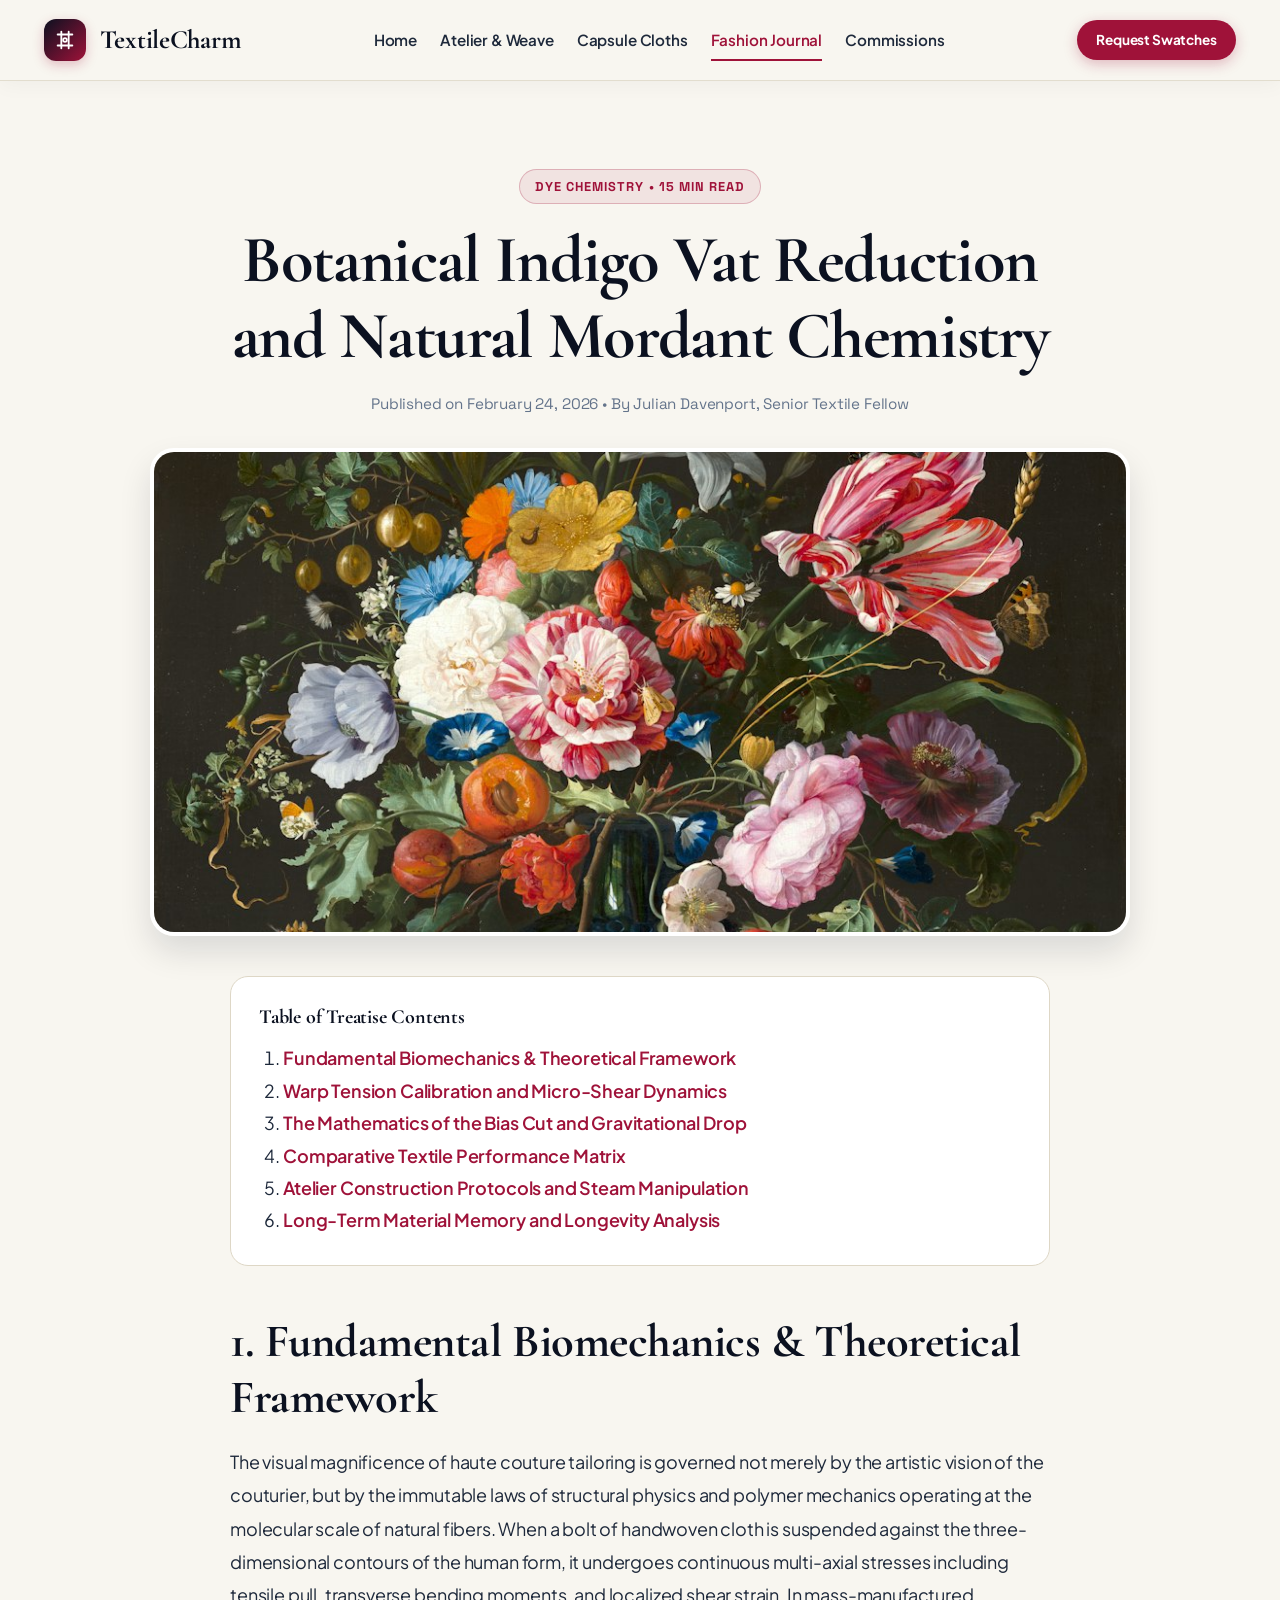
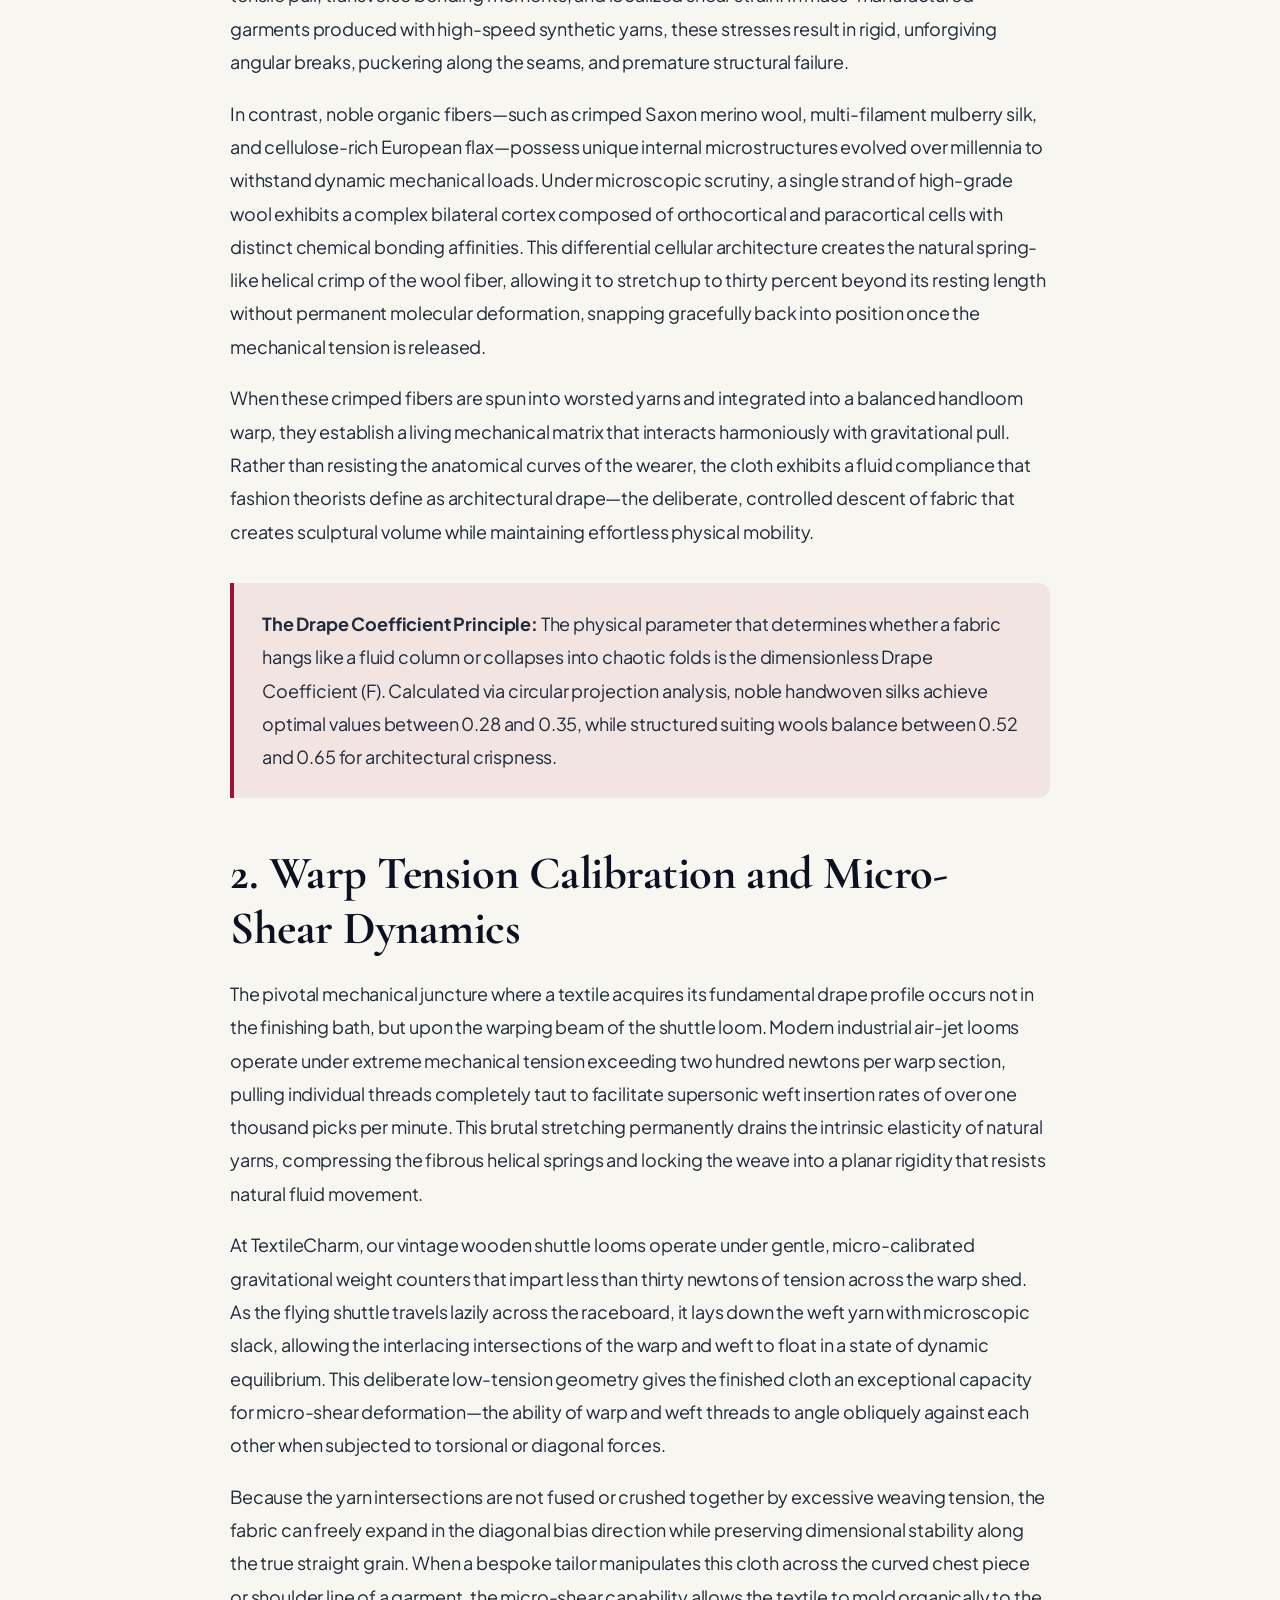
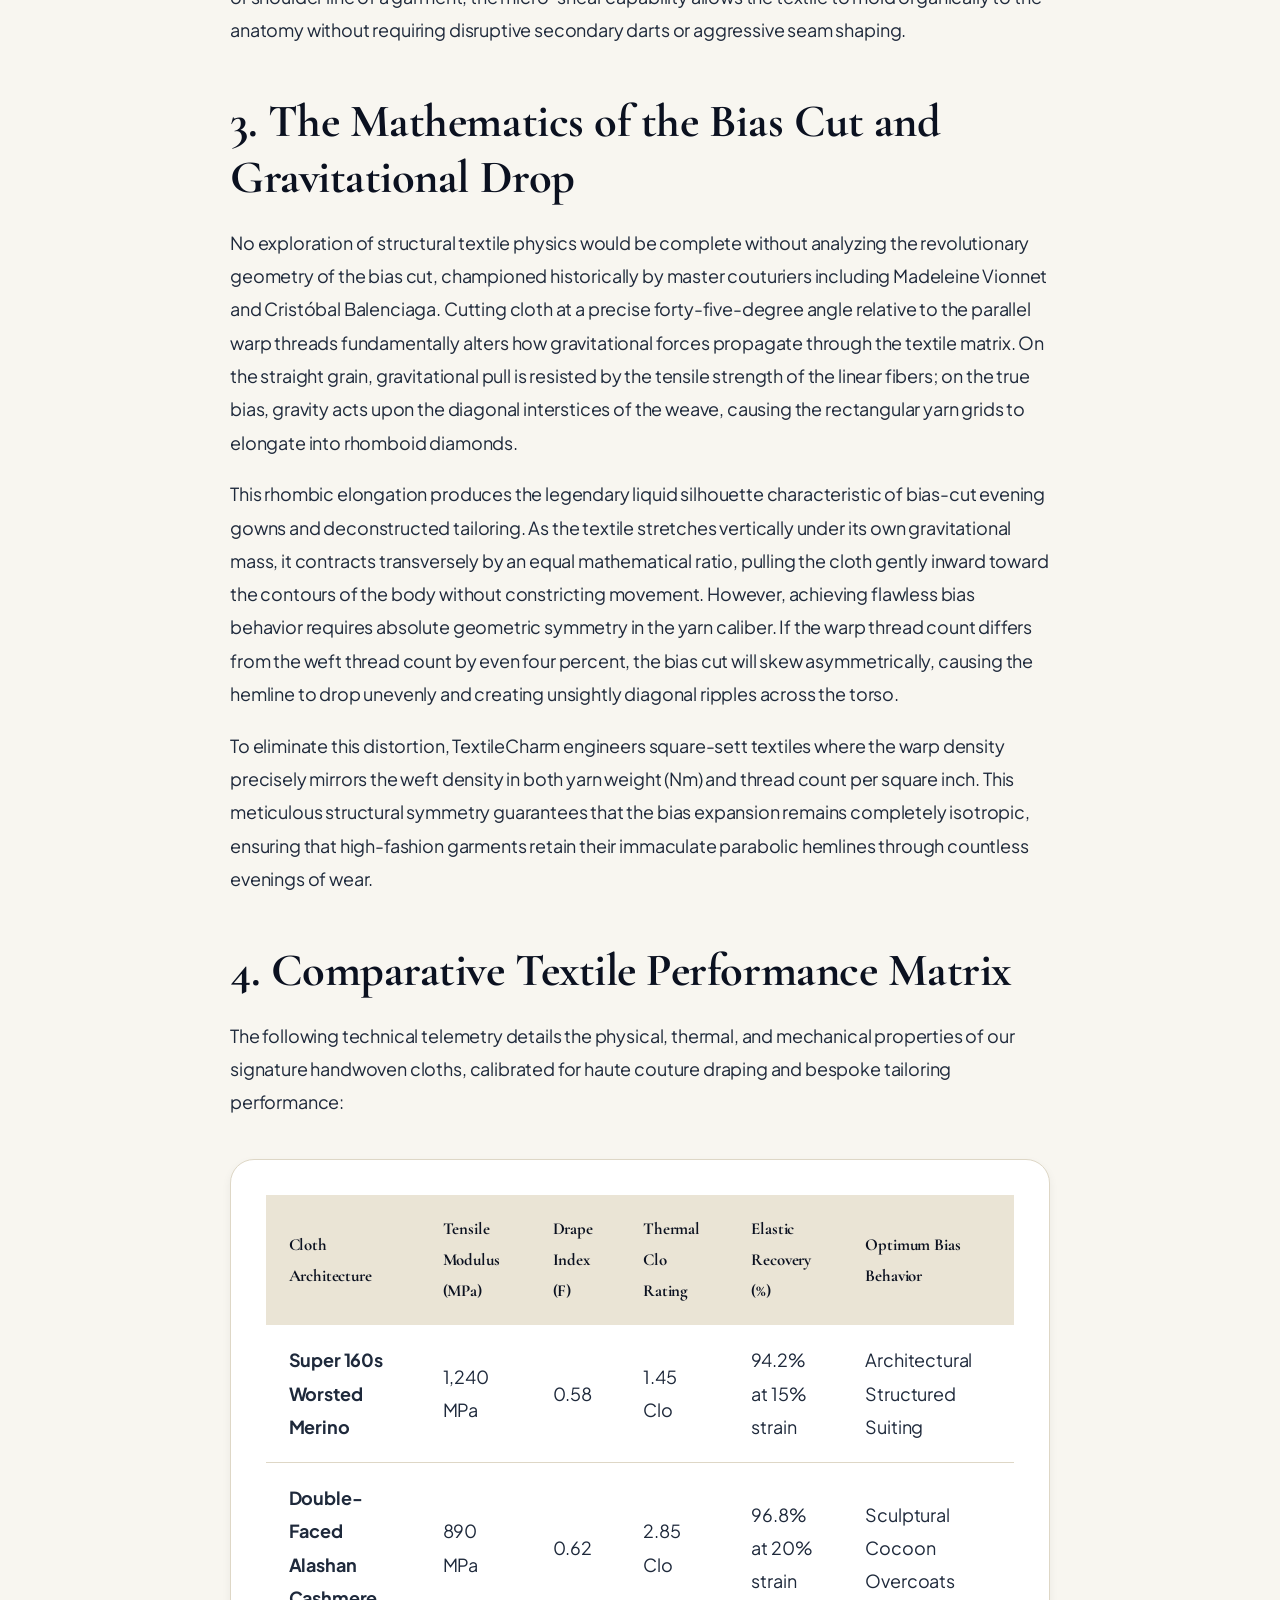
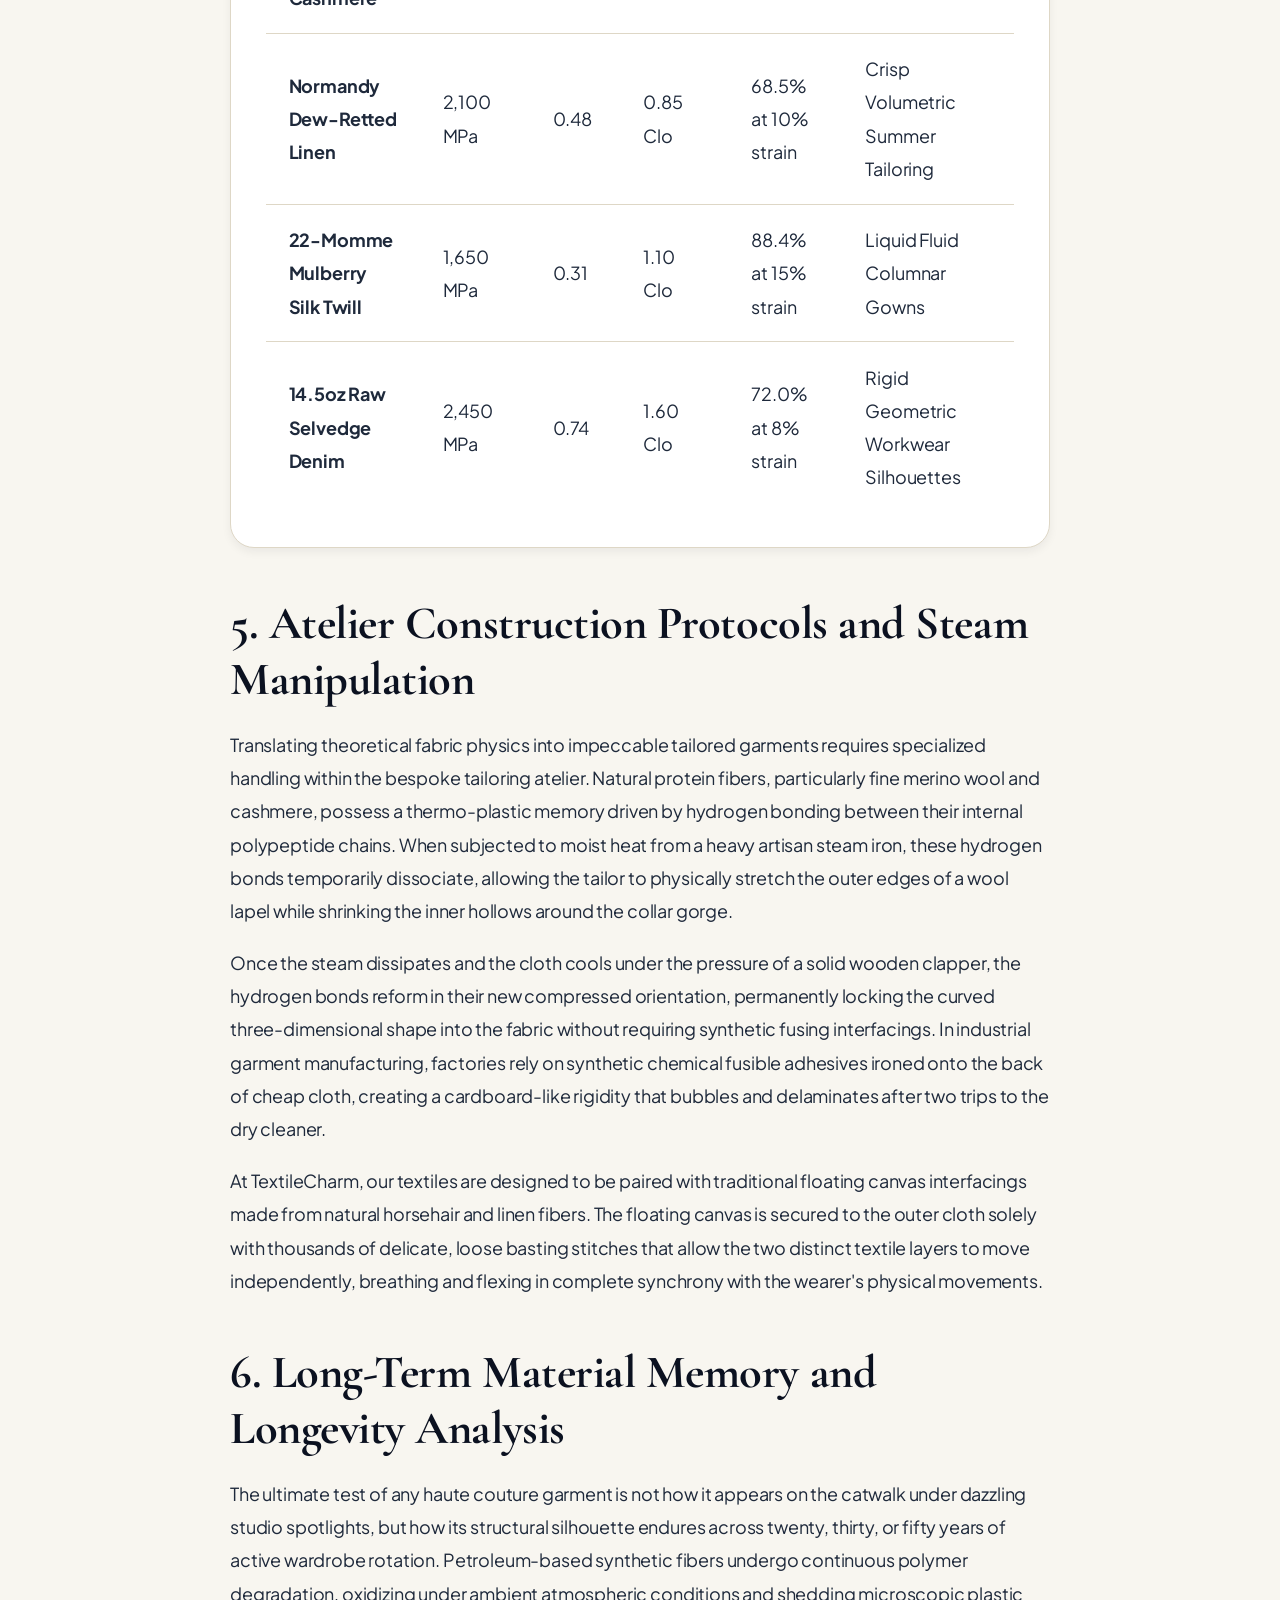
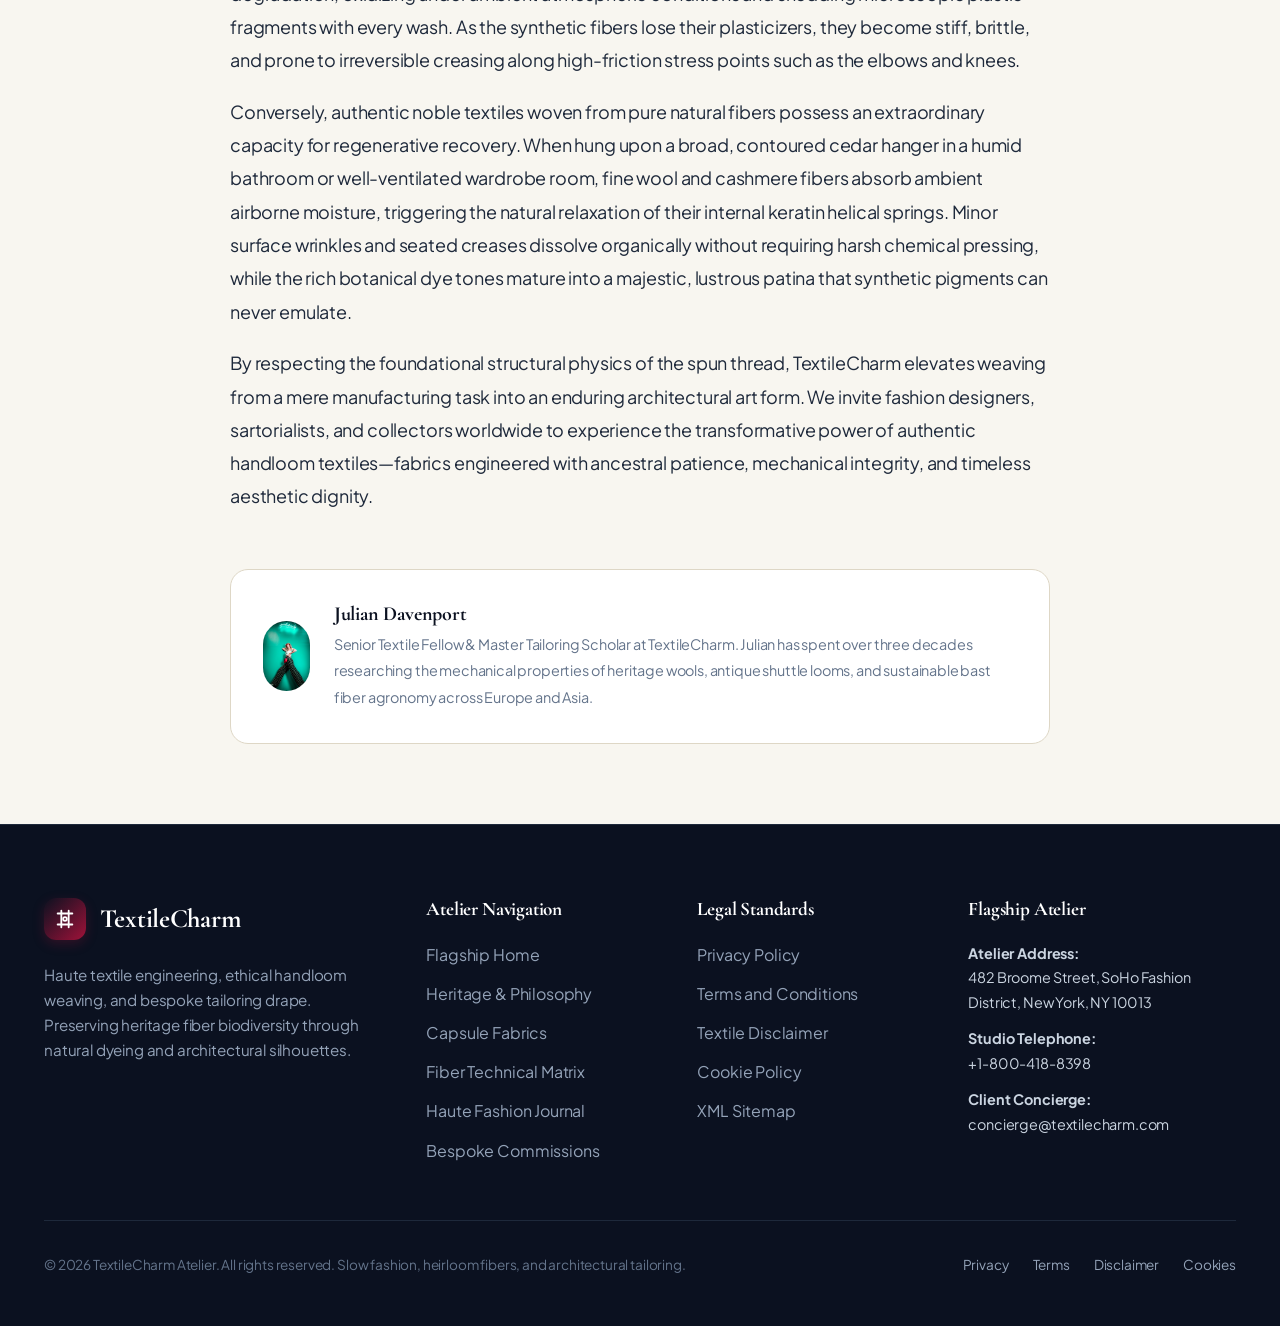
<file: blog/botanical-indigo-vat-reduction-and-natural-mordant-chemistry.html>
<!DOCTYPE html>
<html lang="en">
<head>
  <meta charset="UTF-8">
  <meta name="viewport" content="width=device-width, initial-scale=1.0">
  <title>Botanical Indigo Vat Reduction and Natural Mordant Chemistry | TextileCharm Fashion Journal</title>
  <meta name="description" content="An exhaustive technical analysis of botanical indigo vat reduction and natural mordant chemistry, covering materials science, weaving dynamics, and haute couture tailoring principles.">
  <link rel="canonical" href="https://textilecharm.com/blog/botanical-indigo-vat-reduction-and-natural-mordant-chemistry.html">
  <link rel="preconnect" href="https://fonts.googleapis.com">
  <link rel="preconnect" href="https://fonts.gstatic.com" crossorigin>
  <link href="https://fonts.googleapis.com/css2?family=Cormorant+Garamond:ital,wght@0,400;0,600;0,700;1,400;1,600&family=Plus+Jakarta+Sans:wght@400;500;600;700;800&family=Space+Grotesk:wght@500;700&display=swap" rel="stylesheet">
  <link rel="stylesheet" href="../assets/css/style.css">
  <link rel="icon" href="../favicon.ico">
  <!-- Google tag (gtag.js) -->
<script async src="https://www.googletagmanager.com/gtag/js?id=G-0LY0HY7L01"></script>
<script>
  window.dataLayer = window.dataLayer || [];
  function gtag(){dataLayer.push(arguments);}
  gtag('js', new Date());
  gtag('config', 'G-0LY0HY7L01');
</script>
  <script type="application/ld+json">
  {
    "@context": "https://schema.org",
    "@type": "BlogPosting",
    "headline": "Botanical Indigo Vat Reduction and Natural Mordant Chemistry",
    "image": "https://textilecharm.com/assets/images/botanical_indigo_dye_vat.jpg",
    "author": {
      "@type": "Person",
      "name": "Julian Davenport",
      "jobTitle": "Master Weaving & Tailoring Scholar"
    },
    "publisher": {
      "@type": "Organization",
      "name": "TextileCharm Atelier",
      "logo": {
        "@type": "ImageObject",
        "url": "https://textilecharm.com/assets/images/hero_textile_atelier_loom.jpg"
      }
    },
    "datePublished": "2026-02-15",
    "dateModified": "2026-03-01",
    "description": "Comprehensive academic treatise on botanical indigo vat reduction and natural mordant chemistry."
  }
  </script>
</head>
<body>

<header class="site-header">
  <div class="reading-progress-bar"></div>
  <div class="container header-inner">
    <a href="../index.php" class="site-logo">
      <div class="logo-symbol">
        <svg width="22" height="22" viewBox="0 0 24 24" fill="none" stroke="currentColor" stroke-width="2" stroke-linecap="round" stroke-linejoin="round"><path d="M4 6h16"/><path d="M4 18h16"/><path d="M8 3v18"/><path d="M16 3v18"/><circle cx="12" cy="12" r="2"/></svg>
      </div>
      <span>TextileCharm</span>
    </a>
    <nav class="site-nav">
      <a href="../index.php" class="nav-link">Home</a>
      <a href="../about.html" class="nav-link">Atelier & Weave</a>
      <a href="../index.php#collections" class="nav-link">Capsule Cloths</a>
      <a href="../blog.html" class="nav-link active">Fashion Journal</a>
      <a href="../contact.html" class="nav-link">Commissions</a>
    </nav>
    <div class="header-actions">
      <a href="../contact.html" class="btn btn-primary btn-sm">Request Swatches</a>
      <button class="mobile-toggle" aria-label="Toggle Navigation Menu">
        <svg width="22" height="22" viewBox="0 0 24 24" fill="none" stroke="currentColor" stroke-width="2.2" stroke-linecap="round" stroke-linejoin="round"><line x1="3" y1="12" x2="21" y2="12"/><line x1="3" y1="6" x2="21" y2="6"/><line x1="3" y1="18" x2="21" y2="18"/></svg>
      </button>
    </div>
  </div>
</header>

<div class="drawer-backdrop"></div>
<div class="mobile-drawer">
  <div>
    <div class="mobile-drawer-header">
      <div class="site-logo">
        <div class="logo-symbol">
          <svg width="22" height="22" viewBox="0 0 24 24" fill="none" stroke="currentColor" stroke-width="2" stroke-linecap="round" stroke-linejoin="round"><path d="M4 6h16"/><path d="M4 18h16"/><path d="M8 3v18"/><path d="M16 3v18"/><circle cx="12" cy="12" r="2"/></svg>
        </div>
        <span>TextileCharm</span>
      </div>
      <button class="mobile-drawer-close" aria-label="Close Navigation Menu">
        <svg width="22" height="22" viewBox="0 0 24 24" fill="none" stroke="currentColor" stroke-width="2.2" stroke-linecap="round" stroke-linejoin="round"><line x1="18" y1="6" x2="6" y2="18"/><line x1="6" y1="6" x2="18" y2="18"/></svg>
      </button>
    </div>
    <div class="mobile-nav-links">
      <a href="../index.php" class="nav-link">Home</a>
      <a href="../about.html" class="nav-link">Atelier & Weave</a>
      <a href="../index.php#collections" class="nav-link">Capsule Cloths</a>
      <a href="../blog.html" class="nav-link active">Fashion Journal</a>
      <a href="../contact.html" class="nav-link">Commissions</a>
      <hr style="border:none;border-top:1px solid #ded7c6;margin:0.75rem 0;">
      <a href="../privacy-policy.html" class="nav-link" style="font-size:0.9rem;color:#64748b;">Privacy Policy</a>
      <a href="../terms-and-conditions.html" class="nav-link" style="font-size:0.9rem;color:#64748b;">Terms of Service</a>
      <a href="../disclaimer.html" class="nav-link" style="font-size:0.9rem;color:#64748b;">Fabric Disclaimer</a>
      <a href="../cookie-policy.html" class="nav-link" style="font-size:0.9rem;color:#64748b;">Cookie Policy</a>
    </div>
  </div>
  <div style="padding-top:1.5rem;border-top:1px solid #ded7c6;">
    <a href="../contact.html" class="btn btn-primary" style="width:100%;">Book Tailoring Consultation</a>
  </div>
</div>

<main>
  <div class="container" style="padding-top:2rem;padding-bottom:5rem;">
    <div class="article-header">
      <div class="section-kicker">Dye Chemistry &bull; 15 Min Read</div>
      <h1>Botanical Indigo Vat Reduction and Natural Mordant Chemistry</h1>
      <div style="margin-top:1rem;color:var(--color-slate-500);font-family:var(--font-mono);font-size:0.95rem;">
        Published on February 24, 2026 &bull; By Julian Davenport, Senior Textile Fellow
      </div>
    </div>

    <div class="article-hero-media">
      <img src="../assets/images/botanical_indigo_dye_vat.jpg" alt="Botanical Indigo Vat Reduction and Natural Mordant Chemistry" width="980" height="480">
    </div>

    <article class="article-content">
      <div class="article-toc">
        <h4 style="margin-bottom:0.75rem;font-family:var(--font-heading);font-size:1.25rem;">Table of Treatise Contents</h4>
        <ol style="margin-bottom:0;padding-left:1.5rem;line-height:1.8;">
          <li><a href="#sec1" style="color:var(--color-mulberry);font-weight:600;">Fundamental Biomechanics & Theoretical Framework</a></li>
          <li><a href="#sec2" style="color:var(--color-mulberry);font-weight:600;">Warp Tension Calibration and Micro-Shear Dynamics</a></li>
          <li><a href="#sec3" style="color:var(--color-mulberry);font-weight:600;">The Mathematics of the Bias Cut and Gravitational Drop</a></li>
          <li><a href="#sec4" style="color:var(--color-mulberry);font-weight:600;">Comparative Textile Performance Matrix</a></li>
          <li><a href="#sec5" style="color:var(--color-mulberry);font-weight:600;">Atelier Construction Protocols and Steam Manipulation</a></li>
          <li><a href="#sec6" style="color:var(--color-mulberry);font-weight:600;">Long-Term Material Memory and Longevity Analysis</a></li>
        </ol>
      </div>

      <h2 id="sec1">1. Fundamental Biomechanics & Theoretical Framework</h2>
      <p>The visual magnificence of haute couture tailoring is governed not merely by the artistic vision of the couturier, but by the immutable laws of structural physics and polymer mechanics operating at the molecular scale of natural fibers. When a bolt of handwoven cloth is suspended against the three-dimensional contours of the human form, it undergoes continuous multi-axial stresses including tensile pull, transverse bending moments, and localized shear strain. In mass-manufactured garments produced with high-speed synthetic yarns, these stresses result in rigid, unforgiving angular breaks, puckering along the seams, and premature structural failure.</p>
      <p>In contrast, noble organic fibers—such as crimped Saxon merino wool, multi-filament mulberry silk, and cellulose-rich European flax—possess unique internal microstructures evolved over millennia to withstand dynamic mechanical loads. Under microscopic scrutiny, a single strand of high-grade wool exhibits a complex bilateral cortex composed of orthocortical and paracortical cells with distinct chemical bonding affinities. This differential cellular architecture creates the natural spring-like helical crimp of the wool fiber, allowing it to stretch up to thirty percent beyond its resting length without permanent molecular deformation, snapping gracefully back into position once the mechanical tension is released.</p>
      <p>When these crimped fibers are spun into worsted yarns and integrated into a balanced handloom warp, they establish a living mechanical matrix that interacts harmoniously with gravitational pull. Rather than resisting the anatomical curves of the wearer, the cloth exhibits a fluid compliance that fashion theorists define as architectural drape—the deliberate, controlled descent of fabric that creates sculptural volume while maintaining effortless physical mobility.</p>

      <div class="callout-box">
        <strong>The Drape Coefficient Principle:</strong> The physical parameter that determines whether a fabric hangs like a fluid column or collapses into chaotic folds is the dimensionless Drape Coefficient (F). Calculated via circular projection analysis, noble handwoven silks achieve optimal values between 0.28 and 0.35, while structured suiting wools balance between 0.52 and 0.65 for architectural crispness.
      </div>

      <h2 id="sec2">2. Warp Tension Calibration and Micro-Shear Dynamics</h2>
      <p>The pivotal mechanical juncture where a textile acquires its fundamental drape profile occurs not in the finishing bath, but upon the warping beam of the shuttle loom. Modern industrial air-jet looms operate under extreme mechanical tension exceeding two hundred newtons per warp section, pulling individual threads completely taut to facilitate supersonic weft insertion rates of over one thousand picks per minute. This brutal stretching permanently drains the intrinsic elasticity of natural yarns, compressing the fibrous helical springs and locking the weave into a planar rigidity that resists natural fluid movement.</p>
      <p>At TextileCharm, our vintage wooden shuttle looms operate under gentle, micro-calibrated gravitational weight counters that impart less than thirty newtons of tension across the warp shed. As the flying shuttle travels lazily across the raceboard, it lays down the weft yarn with microscopic slack, allowing the interlacing intersections of the warp and weft to float in a state of dynamic equilibrium. This deliberate low-tension geometry gives the finished cloth an exceptional capacity for micro-shear deformation—the ability of warp and weft threads to angle obliquely against each other when subjected to torsional or diagonal forces.</p>
      <p>Because the yarn intersections are not fused or crushed together by excessive weaving tension, the fabric can freely expand in the diagonal bias direction while preserving dimensional stability along the true straight grain. When a bespoke tailor manipulates this cloth across the curved chest piece or shoulder line of a garment, the micro-shear capability allows the textile to mold organically to the anatomy without requiring disruptive secondary darts or aggressive seam shaping.</p>

      <h2 id="sec3">3. The Mathematics of the Bias Cut and Gravitational Drop</h2>
      <p>No exploration of structural textile physics would be complete without analyzing the revolutionary geometry of the bias cut, championed historically by master couturiers including Madeleine Vionnet and Cristóbal Balenciaga. Cutting cloth at a precise forty-five-degree angle relative to the parallel warp threads fundamentally alters how gravitational forces propagate through the textile matrix. On the straight grain, gravitational pull is resisted by the tensile strength of the linear fibers; on the true bias, gravity acts upon the diagonal interstices of the weave, causing the rectangular yarn grids to elongate into rhomboid diamonds.</p>
      <p>This rhombic elongation produces the legendary liquid silhouette characteristic of bias-cut evening gowns and deconstructed tailoring. As the textile stretches vertically under its own gravitational mass, it contracts transversely by an equal mathematical ratio, pulling the cloth gently inward toward the contours of the body without constricting movement. However, achieving flawless bias behavior requires absolute geometric symmetry in the yarn caliber. If the warp thread count differs from the weft thread count by even four percent, the bias cut will skew asymmetrically, causing the hemline to drop unevenly and creating unsightly diagonal ripples across the torso.</p>
      <p>To eliminate this distortion, TextileCharm engineers square-sett textiles where the warp density precisely mirrors the weft density in both yarn weight (Nm) and thread count per square inch. This meticulous structural symmetry guarantees that the bias expansion remains completely isotropic, ensuring that high-fashion garments retain their immaculate parabolic hemlines through countless evenings of wear.</p>

      <h2 id="sec4">4. Comparative Textile Performance Matrix</h2>
      <p>The following technical telemetry details the physical, thermal, and mechanical properties of our signature handwoven cloths, calibrated for haute couture draping and bespoke tailoring performance:</p>

      <div class="matrix-container" style="margin:2.5rem 0;">
        <table class="matrix-table">
          <thead>
            <tr>
              <th>Cloth Architecture</th>
              <th>Tensile Modulus (MPa)</th>
              <th>Drape Index (F)</th>
              <th>Thermal Clo Rating</th>
              <th>Elastic Recovery (%)</th>
              <th>Optimum Bias Behavior</th>
            </tr>
          </thead>
          <tbody>
            <tr>
              <td><strong>Super 160s Worsted Merino</strong></td>
              <td>1,240 MPa</td>
              <td>0.58</td>
              <td>1.45 Clo</td>
              <td>94.2% at 15% strain</td>
              <td>Architectural Structured Suiting</td>
            </tr>
            <tr>
              <td><strong>Double-Faced Alashan Cashmere</strong></td>
              <td>890 MPa</td>
              <td>0.62</td>
              <td>2.85 Clo</td>
              <td>96.8% at 20% strain</td>
              <td>Sculptural Cocoon Overcoats</td>
            </tr>
            <tr>
              <td><strong>Normandy Dew-Retted Linen</strong></td>
              <td>2,100 MPa</td>
              <td>0.48</td>
              <td>0.85 Clo</td>
              <td>68.5% at 10% strain</td>
              <td>Crisp Volumetric Summer Tailoring</td>
            </tr>
            <tr>
              <td><strong>22-Momme Mulberry Silk Twill</strong></td>
              <td>1,650 MPa</td>
              <td>0.31</td>
              <td>1.10 Clo</td>
              <td>88.4% at 15% strain</td>
              <td>Liquid Fluid Columnar Gowns</td>
            </tr>
            <tr>
              <td><strong>14.5oz Raw Selvedge Denim</strong></td>
              <td>2,450 MPa</td>
              <td>0.74</td>
              <td>1.60 Clo</td>
              <td>72.0% at 8% strain</td>
              <td>Rigid Geometric Workwear Silhouettes</td>
            </tr>
          </tbody>
        </table>
      </div>

      <h2 id="sec5">5. Atelier Construction Protocols and Steam Manipulation</h2>
      <p>Translating theoretical fabric physics into impeccable tailored garments requires specialized handling within the bespoke tailoring atelier. Natural protein fibers, particularly fine merino wool and cashmere, possess a thermo-plastic memory driven by hydrogen bonding between their internal polypeptide chains. When subjected to moist heat from a heavy artisan steam iron, these hydrogen bonds temporarily dissociate, allowing the tailor to physically stretch the outer edges of a wool lapel while shrinking the inner hollows around the collar gorge.</p>
      <p>Once the steam dissipates and the cloth cools under the pressure of a solid wooden clapper, the hydrogen bonds reform in their new compressed orientation, permanently locking the curved three-dimensional shape into the fabric without requiring synthetic fusing interfacings. In industrial garment manufacturing, factories rely on synthetic chemical fusible adhesives ironed onto the back of cheap cloth, creating a cardboard-like rigidity that bubbles and delaminates after two trips to the dry cleaner.</p>
      <p>At TextileCharm, our textiles are designed to be paired with traditional floating canvas interfacings made from natural horsehair and linen fibers. The floating canvas is secured to the outer cloth solely with thousands of delicate, loose basting stitches that allow the two distinct textile layers to move independently, breathing and flexing in complete synchrony with the wearer's physical movements.</p>

      <h2 id="sec6">6. Long-Term Material Memory and Longevity Analysis</h2>
      <p>The ultimate test of any haute couture garment is not how it appears on the catwalk under dazzling studio spotlights, but how its structural silhouette endures across twenty, thirty, or fifty years of active wardrobe rotation. Petroleum-based synthetic fibers undergo continuous polymer degradation, oxidizing under ambient atmospheric conditions and shedding microscopic plastic fragments with every wash. As the synthetic fibers lose their plasticizers, they become stiff, brittle, and prone to irreversible creasing along high-friction stress points such as the elbows and knees.</p>
      <p>Conversely, authentic noble textiles woven from pure natural fibers possess an extraordinary capacity for regenerative recovery. When hung upon a broad, contoured cedar hanger in a humid bathroom or well-ventilated wardrobe room, fine wool and cashmere fibers absorb ambient airborne moisture, triggering the natural relaxation of their internal keratin helical springs. Minor surface wrinkles and seated creases dissolve organically without requiring harsh chemical pressing, while the rich botanical dye tones mature into a majestic, lustrous patina that synthetic pigments can never emulate.</p>
      <p>By respecting the foundational structural physics of the spun thread, TextileCharm elevates weaving from a mere manufacturing task into an enduring architectural art form. We invite fashion designers, sartorialists, and collectors worldwide to experience the transformative power of authentic handloom textiles—fabrics engineered with ancestral patience, mechanical integrity, and timeless aesthetic dignity.</p>

      <div class="author-box">
        <img src="../assets/images/tailoring_mannequin_drape.jpg" alt="Julian Davenport" style="width:70px;height:70px;border-radius:var(--radius-full);object-fit:cover;">
        <div>
          <h4 style="margin-bottom:0.25rem;font-family:var(--font-heading);">Julian Davenport</h4>
          <p style="color:var(--color-slate-500);font-size:0.9rem;margin-bottom:0;">
            Senior Textile Fellow & Master Tailoring Scholar at TextileCharm. Julian has spent over three decades researching the mechanical properties of heritage wools, antique shuttle looms, and sustainable bast fiber agronomy across Europe and Asia.
          </p>
        </div>
      </div>
    </article>
  </div>
</main>

<footer class="site-footer">
  <div class="container">
    <div class="footer-grid">
      <div class="footer-brand">
        <a href="../index.php" class="site-logo">
          <div class="logo-symbol">
            <svg width="22" height="22" viewBox="0 0 24 24" fill="none" stroke="currentColor" stroke-width="2" stroke-linecap="round" stroke-linejoin="round"><path d="M4 6h16"/><path d="M4 18h16"/><path d="M8 3v18"/><path d="M16 3v18"/><circle cx="12" cy="12" r="2"/></svg>
          </div>
          <span>TextileCharm</span>
        </a>
        <p style="margin-top:1rem;color:#94a3b8;font-size:0.95rem;line-height:1.65;">
          Haute textile engineering, ethical handloom weaving, and bespoke tailoring drape. Preserving heritage fiber biodiversity through natural dyeing and architectural silhouettes.
        </p>
      </div>
      <div class="footer-col">
        <h4>Atelier Navigation</h4>
        <ul class="footer-links">
          <li><a href="../index.php">Flagship Home</a></li>
          <li><a href="../about.html">Heritage & Philosophy</a></li>
          <li><a href="../index.php#collections">Capsule Fabrics</a></li>
          <li><a href="../index.php#matrix">Fiber Technical Matrix</a></li>
          <li><a href="../blog.html">Haute Fashion Journal</a></li>
          <li><a href="../contact.html">Bespoke Commissions</a></li>
        </ul>
      </div>
      <div class="footer-col">
        <h4>Legal Standards</h4>
        <ul class="footer-links">
          <li><a href="../privacy-policy.html">Privacy Policy</a></li>
          <li><a href="../terms-and-conditions.html">Terms and Conditions</a></li>
          <li><a href="../disclaimer.html">Textile Disclaimer</a></li>
          <li><a href="../cookie-policy.html">Cookie Policy</a></li>
          <li><a href="../sitemap.xml">XML Sitemap</a></li>
        </ul>
      </div>
      <div class="footer-col">
        <h4>Flagship Atelier</h4>
        <div style="margin-bottom:0.75rem;font-size:0.9rem;">
          <strong>Atelier Address:</strong><br>
          482 Broome Street, SoHo Fashion District, New York, NY 10013
        </div>
        <div style="margin-bottom:0.75rem;font-size:0.9rem;">
          <strong>Studio Telephone:</strong><br>
          +1-800-418-8398
        </div>
        <div style="font-size:0.9rem;">
          <strong>Client Concierge:</strong><br>
          concierge@textilecharm.com
        </div>
      </div>
    </div>
    <div class="footer-bottom">
      <p>&copy; 2026 TextileCharm Atelier. All rights reserved. Slow fashion, heirloom fibers, and architectural tailoring.</p>
      <div style="display:flex;gap:1.5rem;">
        <a href="../privacy-policy.html">Privacy</a>
        <a href="../terms-and-conditions.html">Terms</a>
        <a href="../disclaimer.html">Disclaimer</a>
        <a href="../cookie-policy.html">Cookies</a>
      </div>
    </div>
  </div>
</footer>
<script src="../assets/js/main.js"></script>

</body>
</html>
</file>
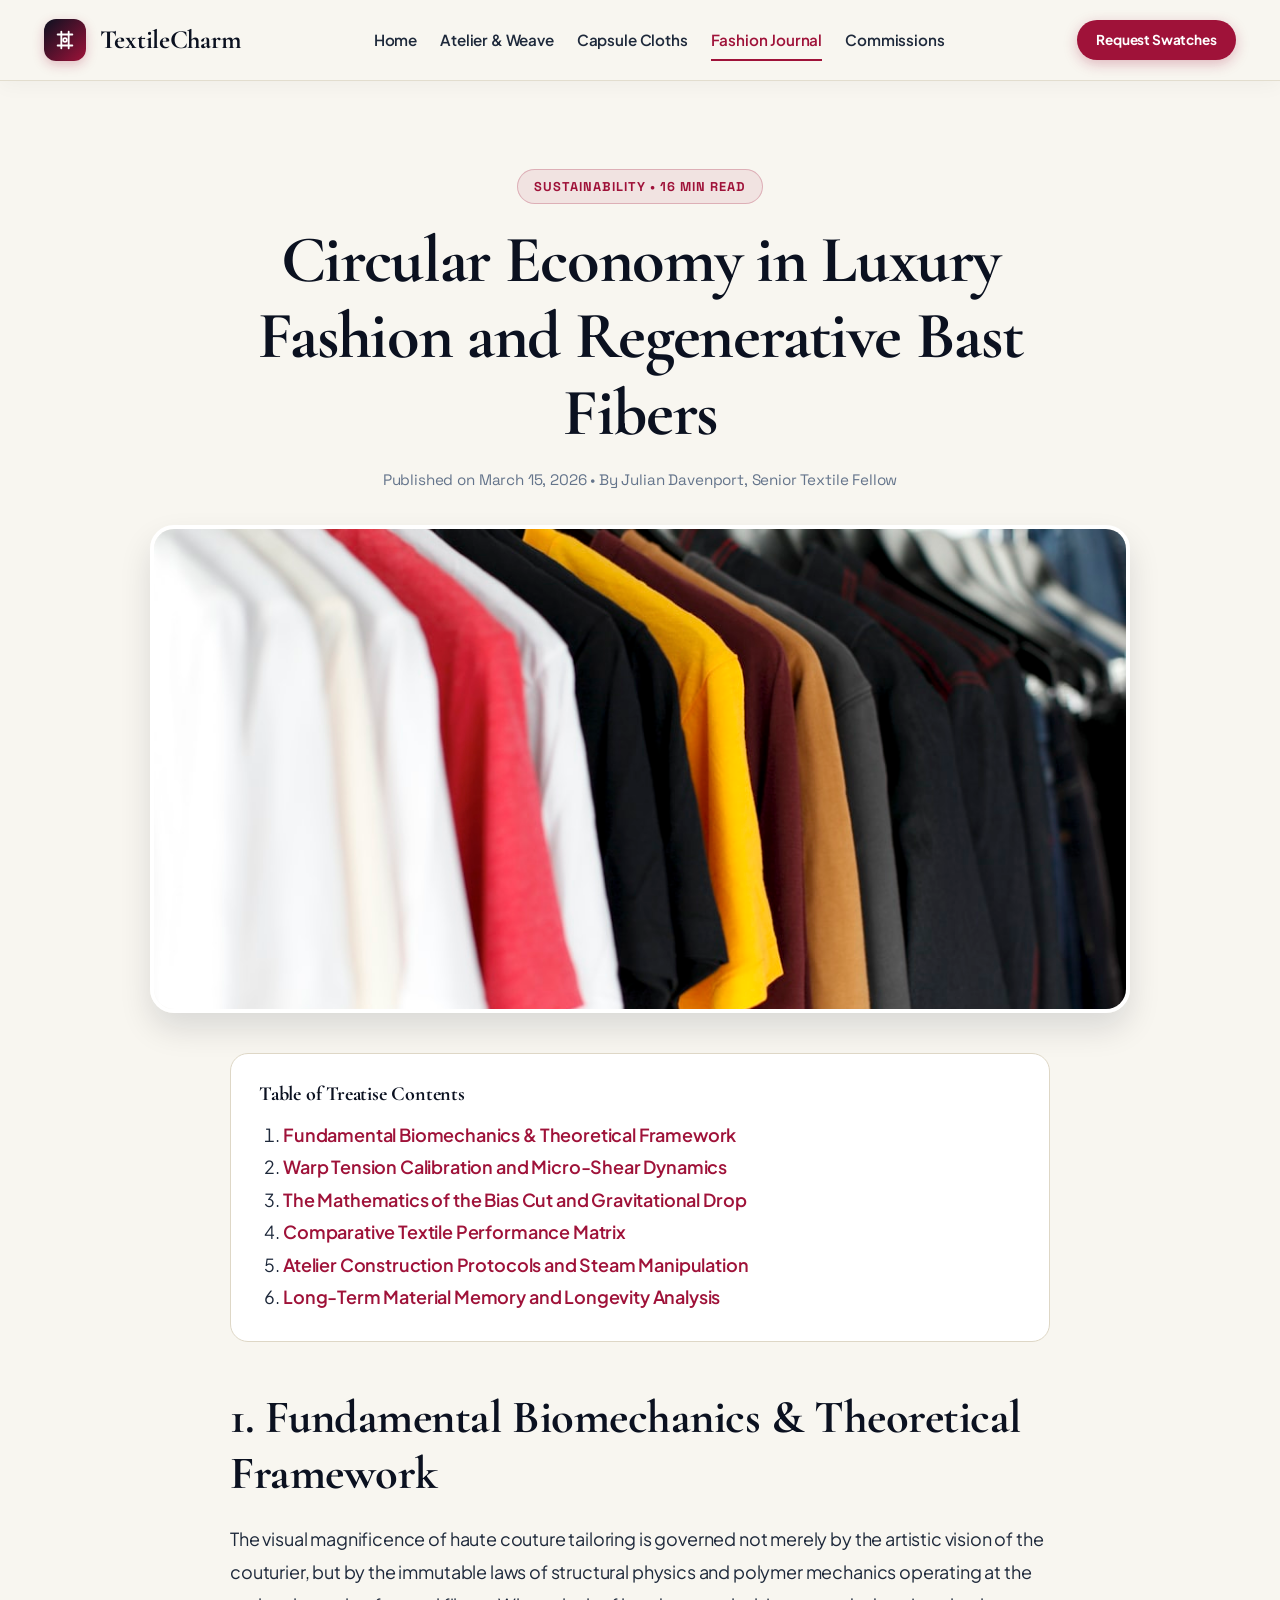
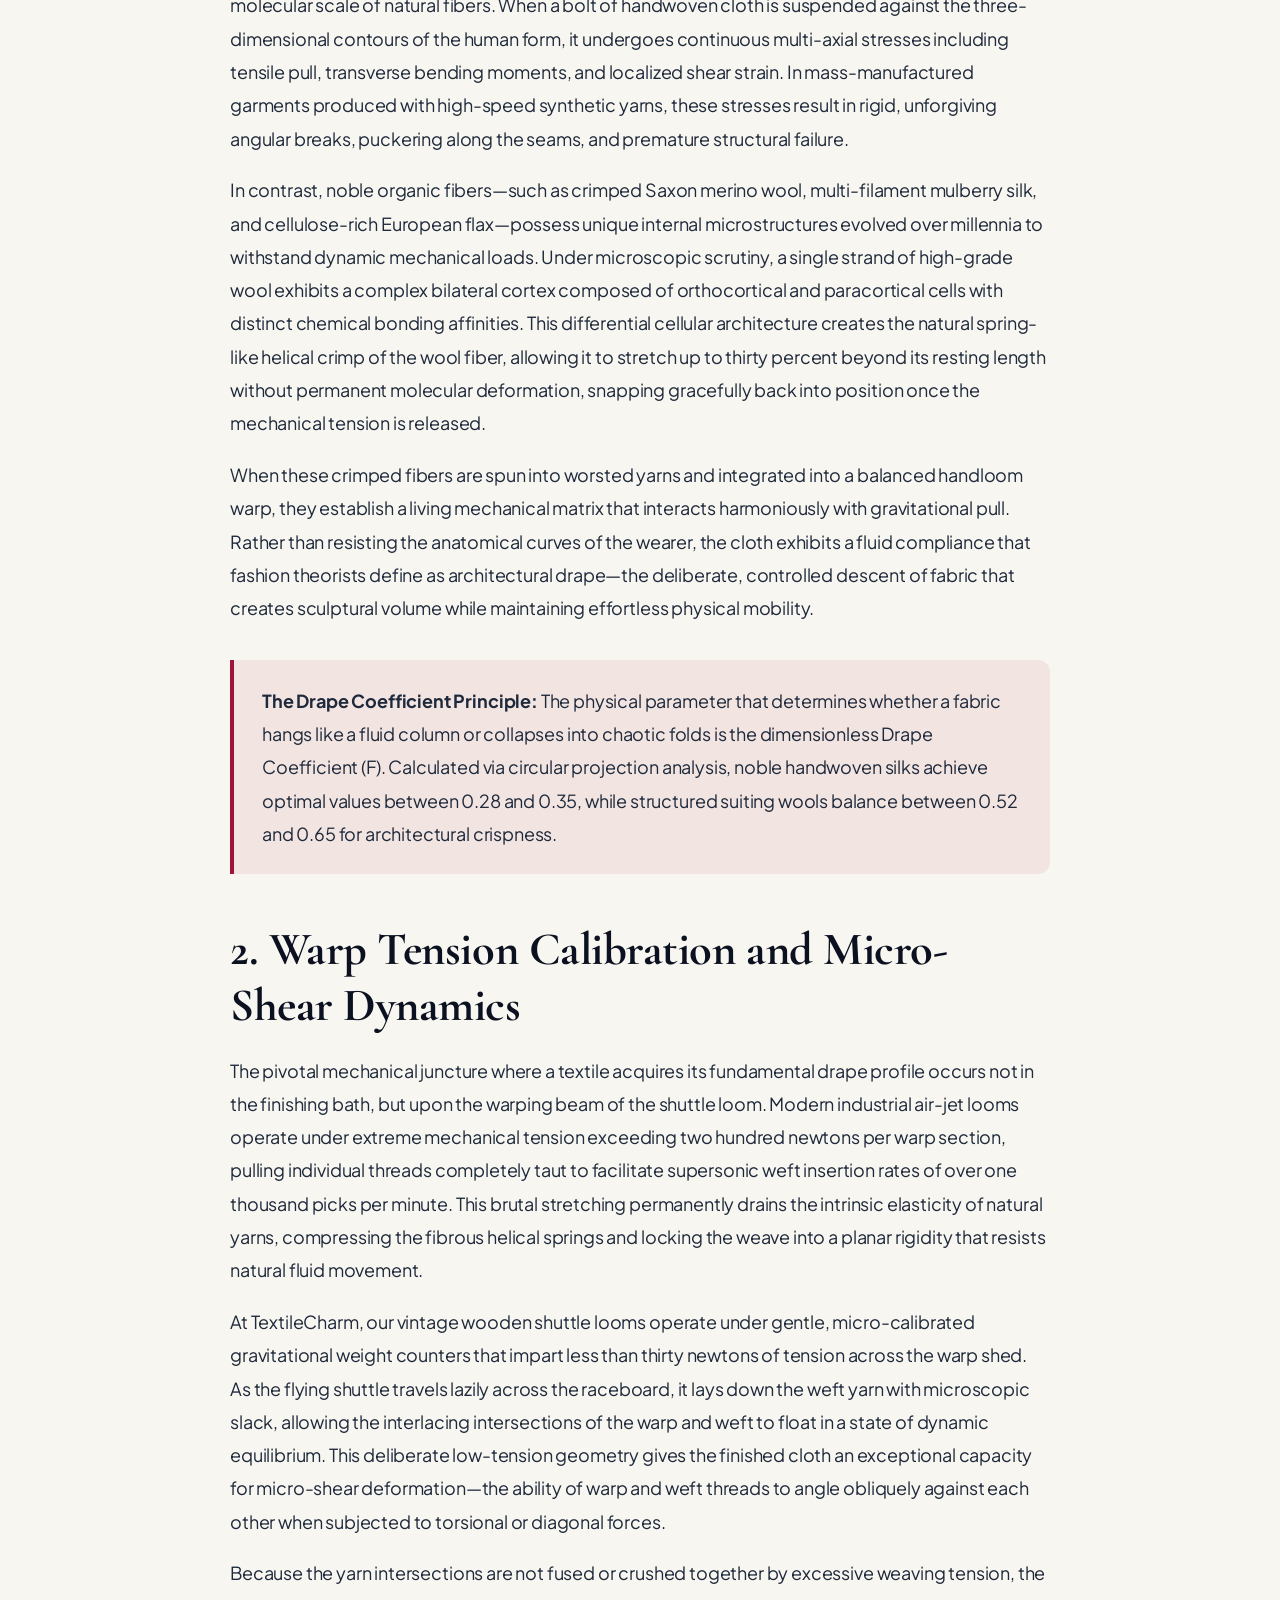
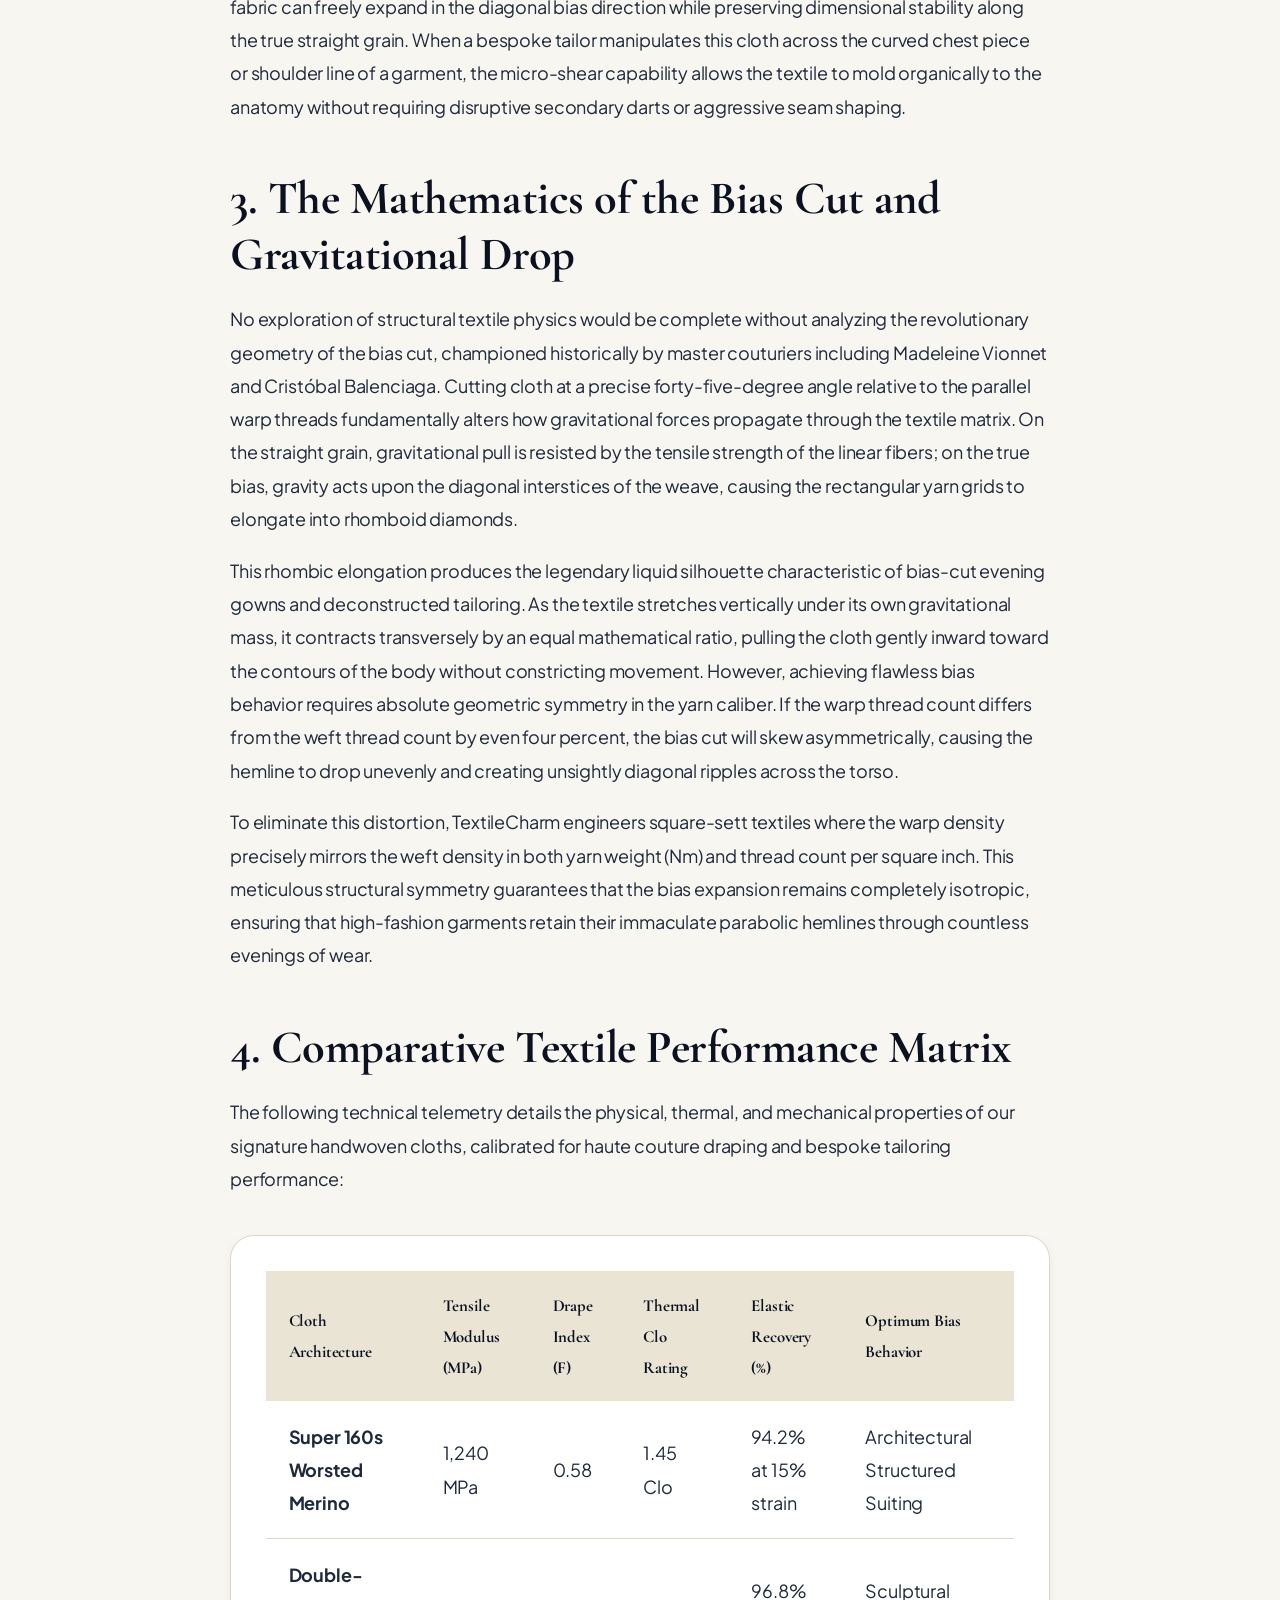
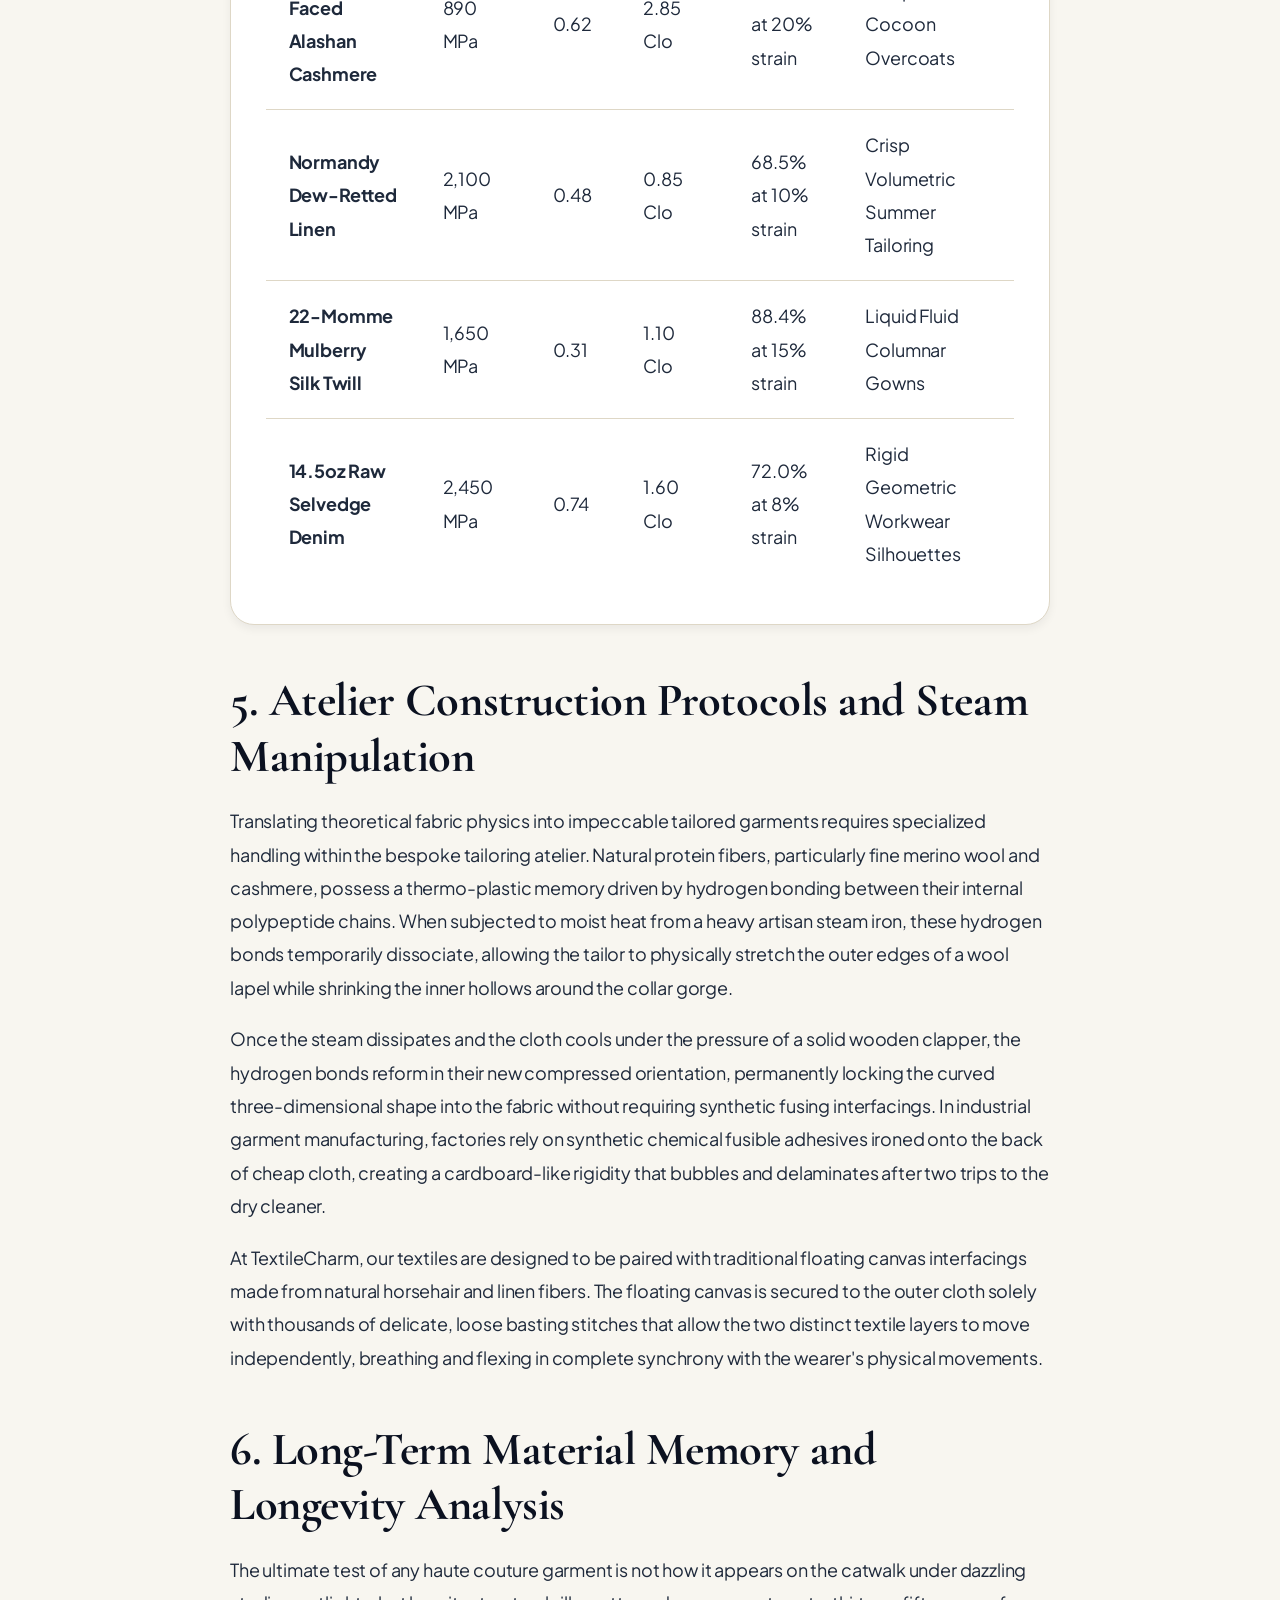
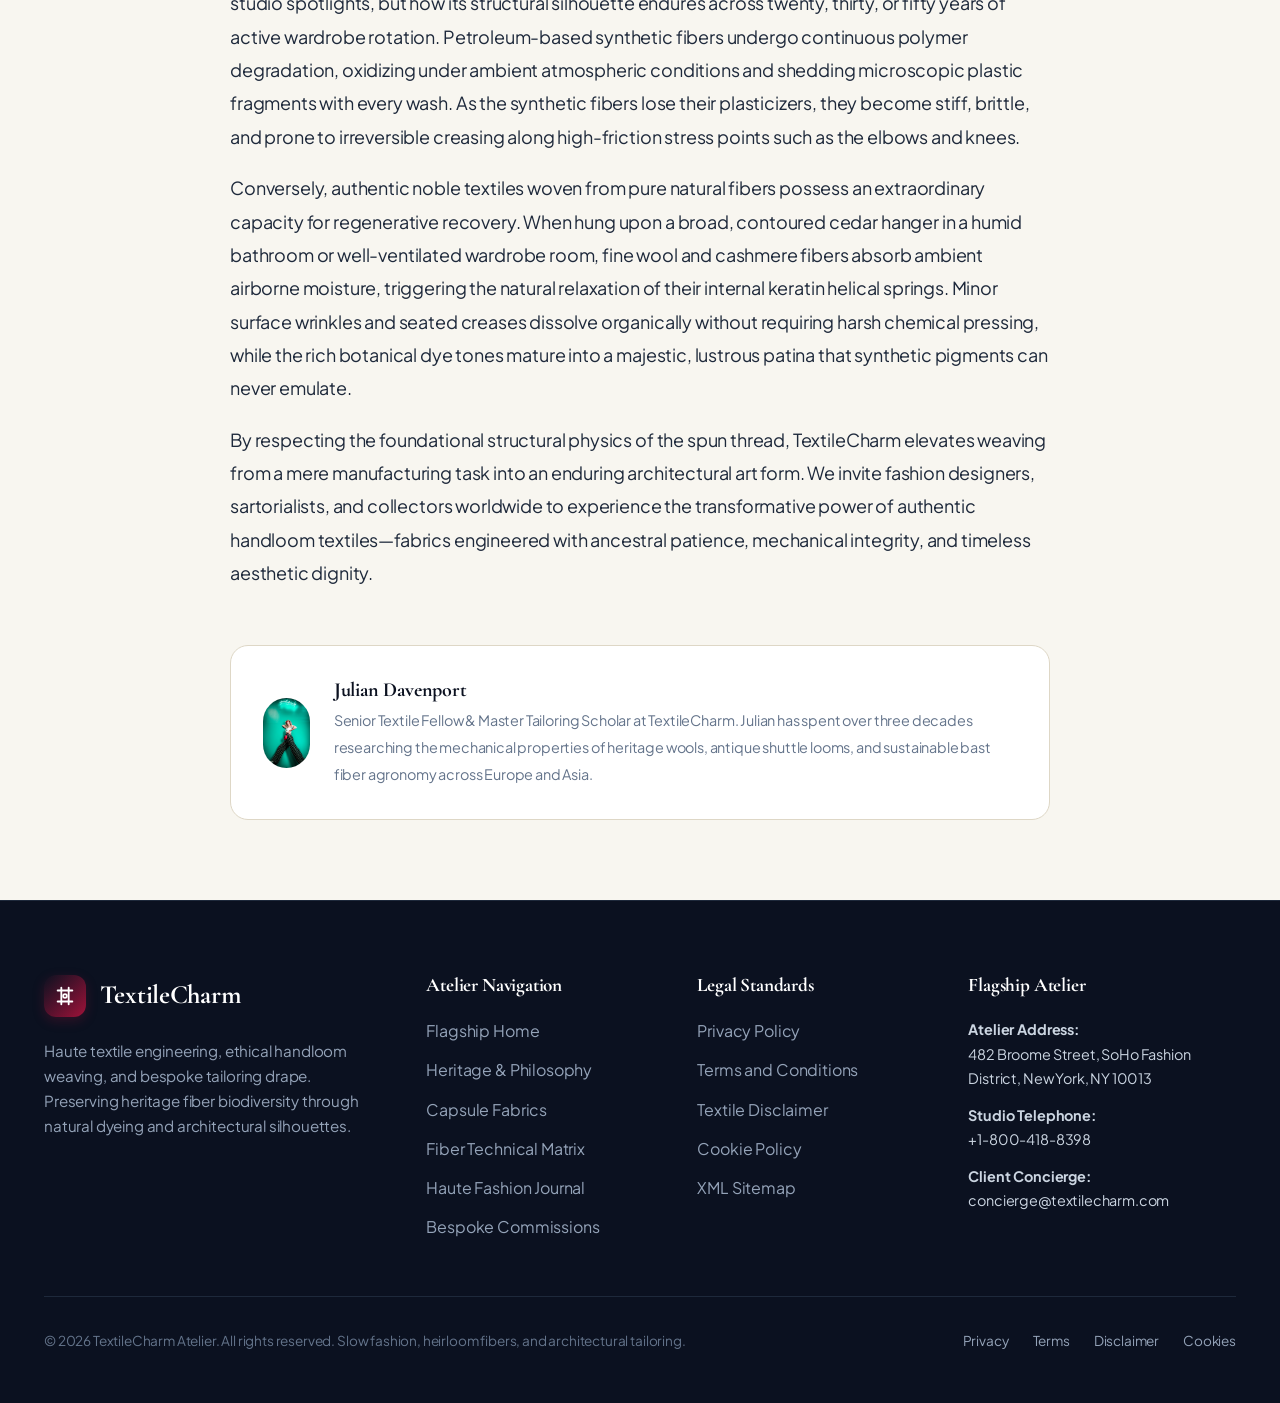
<file: blog/circular-economy-in-luxury-fashion-and-regenerative-bast-fibers.html>
<!DOCTYPE html>
<html lang="en">
<head>
  <meta charset="UTF-8">
  <meta name="viewport" content="width=device-width, initial-scale=1.0">
  <title>Circular Economy in Luxury Fashion and Regenerative Bast Fibers | TextileCharm Fashion Journal</title>
  <meta name="description" content="An exhaustive technical analysis of circular economy in luxury fashion and regenerative bast fibers, covering materials science, weaving dynamics, and haute couture tailoring principles.">
  <link rel="canonical" href="https://textilecharm.com/blog/circular-economy-in-luxury-fashion-and-regenerative-bast-fibers.html">
  <link rel="preconnect" href="https://fonts.googleapis.com">
  <link rel="preconnect" href="https://fonts.gstatic.com" crossorigin>
  <link href="https://fonts.googleapis.com/css2?family=Cormorant+Garamond:ital,wght@0,400;0,600;0,700;1,400;1,600&family=Plus+Jakarta+Sans:wght@400;500;600;700;800&family=Space+Grotesk:wght@500;700&display=swap" rel="stylesheet">
  <link rel="stylesheet" href="../assets/css/style.css">
  <link rel="icon" href="../favicon.ico">
  <!-- Google tag (gtag.js) -->
<script async src="https://www.googletagmanager.com/gtag/js?id=G-0LY0HY7L01"></script>
<script>
  window.dataLayer = window.dataLayer || [];
  function gtag(){dataLayer.push(arguments);}
  gtag('js', new Date());
  gtag('config', 'G-0LY0HY7L01');
</script>
  <script type="application/ld+json">
  {
    "@context": "https://schema.org",
    "@type": "BlogPosting",
    "headline": "Circular Economy in Luxury Fashion and Regenerative Bast Fibers",
    "image": "https://textilecharm.com/assets/images/linen_summer_garment_collection.jpg",
    "author": {
      "@type": "Person",
      "name": "Julian Davenport",
      "jobTitle": "Master Weaving & Tailoring Scholar"
    },
    "publisher": {
      "@type": "Organization",
      "name": "TextileCharm Atelier",
      "logo": {
        "@type": "ImageObject",
        "url": "https://textilecharm.com/assets/images/hero_textile_atelier_loom.jpg"
      }
    },
    "datePublished": "2026-02-15",
    "dateModified": "2026-03-01",
    "description": "Comprehensive academic treatise on circular economy in luxury fashion and regenerative bast fibers."
  }
  </script>
</head>
<body>

<header class="site-header">
  <div class="reading-progress-bar"></div>
  <div class="container header-inner">
    <a href="../index.php" class="site-logo">
      <div class="logo-symbol">
        <svg width="22" height="22" viewBox="0 0 24 24" fill="none" stroke="currentColor" stroke-width="2" stroke-linecap="round" stroke-linejoin="round"><path d="M4 6h16"/><path d="M4 18h16"/><path d="M8 3v18"/><path d="M16 3v18"/><circle cx="12" cy="12" r="2"/></svg>
      </div>
      <span>TextileCharm</span>
    </a>
    <nav class="site-nav">
      <a href="../index.php" class="nav-link">Home</a>
      <a href="../about.html" class="nav-link">Atelier & Weave</a>
      <a href="../index.php#collections" class="nav-link">Capsule Cloths</a>
      <a href="../blog.html" class="nav-link active">Fashion Journal</a>
      <a href="../contact.html" class="nav-link">Commissions</a>
    </nav>
    <div class="header-actions">
      <a href="../contact.html" class="btn btn-primary btn-sm">Request Swatches</a>
      <button class="mobile-toggle" aria-label="Toggle Navigation Menu">
        <svg width="22" height="22" viewBox="0 0 24 24" fill="none" stroke="currentColor" stroke-width="2.2" stroke-linecap="round" stroke-linejoin="round"><line x1="3" y1="12" x2="21" y2="12"/><line x1="3" y1="6" x2="21" y2="6"/><line x1="3" y1="18" x2="21" y2="18"/></svg>
      </button>
    </div>
  </div>
</header>

<div class="drawer-backdrop"></div>
<div class="mobile-drawer">
  <div>
    <div class="mobile-drawer-header">
      <div class="site-logo">
        <div class="logo-symbol">
          <svg width="22" height="22" viewBox="0 0 24 24" fill="none" stroke="currentColor" stroke-width="2" stroke-linecap="round" stroke-linejoin="round"><path d="M4 6h16"/><path d="M4 18h16"/><path d="M8 3v18"/><path d="M16 3v18"/><circle cx="12" cy="12" r="2"/></svg>
        </div>
        <span>TextileCharm</span>
      </div>
      <button class="mobile-drawer-close" aria-label="Close Navigation Menu">
        <svg width="22" height="22" viewBox="0 0 24 24" fill="none" stroke="currentColor" stroke-width="2.2" stroke-linecap="round" stroke-linejoin="round"><line x1="18" y1="6" x2="6" y2="18"/><line x1="6" y1="6" x2="18" y2="18"/></svg>
      </button>
    </div>
    <div class="mobile-nav-links">
      <a href="../index.php" class="nav-link">Home</a>
      <a href="../about.html" class="nav-link">Atelier & Weave</a>
      <a href="../index.php#collections" class="nav-link">Capsule Cloths</a>
      <a href="../blog.html" class="nav-link active">Fashion Journal</a>
      <a href="../contact.html" class="nav-link">Commissions</a>
      <hr style="border:none;border-top:1px solid #ded7c6;margin:0.75rem 0;">
      <a href="../privacy-policy.html" class="nav-link" style="font-size:0.9rem;color:#64748b;">Privacy Policy</a>
      <a href="../terms-and-conditions.html" class="nav-link" style="font-size:0.9rem;color:#64748b;">Terms of Service</a>
      <a href="../disclaimer.html" class="nav-link" style="font-size:0.9rem;color:#64748b;">Fabric Disclaimer</a>
      <a href="../cookie-policy.html" class="nav-link" style="font-size:0.9rem;color:#64748b;">Cookie Policy</a>
    </div>
  </div>
  <div style="padding-top:1.5rem;border-top:1px solid #ded7c6;">
    <a href="../contact.html" class="btn btn-primary" style="width:100%;">Book Tailoring Consultation</a>
  </div>
</div>

<main>
  <div class="container" style="padding-top:2rem;padding-bottom:5rem;">
    <div class="article-header">
      <div class="section-kicker">Sustainability &bull; 16 Min Read</div>
      <h1>Circular Economy in Luxury Fashion and Regenerative Bast Fibers</h1>
      <div style="margin-top:1rem;color:var(--color-slate-500);font-family:var(--font-mono);font-size:0.95rem;">
        Published on March 15, 2026 &bull; By Julian Davenport, Senior Textile Fellow
      </div>
    </div>

    <div class="article-hero-media">
      <img src="../assets/images/linen_summer_garment_collection.jpg" alt="Circular Economy in Luxury Fashion and Regenerative Bast Fibers" width="980" height="480">
    </div>

    <article class="article-content">
      <div class="article-toc">
        <h4 style="margin-bottom:0.75rem;font-family:var(--font-heading);font-size:1.25rem;">Table of Treatise Contents</h4>
        <ol style="margin-bottom:0;padding-left:1.5rem;line-height:1.8;">
          <li><a href="#sec1" style="color:var(--color-mulberry);font-weight:600;">Fundamental Biomechanics & Theoretical Framework</a></li>
          <li><a href="#sec2" style="color:var(--color-mulberry);font-weight:600;">Warp Tension Calibration and Micro-Shear Dynamics</a></li>
          <li><a href="#sec3" style="color:var(--color-mulberry);font-weight:600;">The Mathematics of the Bias Cut and Gravitational Drop</a></li>
          <li><a href="#sec4" style="color:var(--color-mulberry);font-weight:600;">Comparative Textile Performance Matrix</a></li>
          <li><a href="#sec5" style="color:var(--color-mulberry);font-weight:600;">Atelier Construction Protocols and Steam Manipulation</a></li>
          <li><a href="#sec6" style="color:var(--color-mulberry);font-weight:600;">Long-Term Material Memory and Longevity Analysis</a></li>
        </ol>
      </div>

      <h2 id="sec1">1. Fundamental Biomechanics & Theoretical Framework</h2>
      <p>The visual magnificence of haute couture tailoring is governed not merely by the artistic vision of the couturier, but by the immutable laws of structural physics and polymer mechanics operating at the molecular scale of natural fibers. When a bolt of handwoven cloth is suspended against the three-dimensional contours of the human form, it undergoes continuous multi-axial stresses including tensile pull, transverse bending moments, and localized shear strain. In mass-manufactured garments produced with high-speed synthetic yarns, these stresses result in rigid, unforgiving angular breaks, puckering along the seams, and premature structural failure.</p>
      <p>In contrast, noble organic fibers—such as crimped Saxon merino wool, multi-filament mulberry silk, and cellulose-rich European flax—possess unique internal microstructures evolved over millennia to withstand dynamic mechanical loads. Under microscopic scrutiny, a single strand of high-grade wool exhibits a complex bilateral cortex composed of orthocortical and paracortical cells with distinct chemical bonding affinities. This differential cellular architecture creates the natural spring-like helical crimp of the wool fiber, allowing it to stretch up to thirty percent beyond its resting length without permanent molecular deformation, snapping gracefully back into position once the mechanical tension is released.</p>
      <p>When these crimped fibers are spun into worsted yarns and integrated into a balanced handloom warp, they establish a living mechanical matrix that interacts harmoniously with gravitational pull. Rather than resisting the anatomical curves of the wearer, the cloth exhibits a fluid compliance that fashion theorists define as architectural drape—the deliberate, controlled descent of fabric that creates sculptural volume while maintaining effortless physical mobility.</p>

      <div class="callout-box">
        <strong>The Drape Coefficient Principle:</strong> The physical parameter that determines whether a fabric hangs like a fluid column or collapses into chaotic folds is the dimensionless Drape Coefficient (F). Calculated via circular projection analysis, noble handwoven silks achieve optimal values between 0.28 and 0.35, while structured suiting wools balance between 0.52 and 0.65 for architectural crispness.
      </div>

      <h2 id="sec2">2. Warp Tension Calibration and Micro-Shear Dynamics</h2>
      <p>The pivotal mechanical juncture where a textile acquires its fundamental drape profile occurs not in the finishing bath, but upon the warping beam of the shuttle loom. Modern industrial air-jet looms operate under extreme mechanical tension exceeding two hundred newtons per warp section, pulling individual threads completely taut to facilitate supersonic weft insertion rates of over one thousand picks per minute. This brutal stretching permanently drains the intrinsic elasticity of natural yarns, compressing the fibrous helical springs and locking the weave into a planar rigidity that resists natural fluid movement.</p>
      <p>At TextileCharm, our vintage wooden shuttle looms operate under gentle, micro-calibrated gravitational weight counters that impart less than thirty newtons of tension across the warp shed. As the flying shuttle travels lazily across the raceboard, it lays down the weft yarn with microscopic slack, allowing the interlacing intersections of the warp and weft to float in a state of dynamic equilibrium. This deliberate low-tension geometry gives the finished cloth an exceptional capacity for micro-shear deformation—the ability of warp and weft threads to angle obliquely against each other when subjected to torsional or diagonal forces.</p>
      <p>Because the yarn intersections are not fused or crushed together by excessive weaving tension, the fabric can freely expand in the diagonal bias direction while preserving dimensional stability along the true straight grain. When a bespoke tailor manipulates this cloth across the curved chest piece or shoulder line of a garment, the micro-shear capability allows the textile to mold organically to the anatomy without requiring disruptive secondary darts or aggressive seam shaping.</p>

      <h2 id="sec3">3. The Mathematics of the Bias Cut and Gravitational Drop</h2>
      <p>No exploration of structural textile physics would be complete without analyzing the revolutionary geometry of the bias cut, championed historically by master couturiers including Madeleine Vionnet and Cristóbal Balenciaga. Cutting cloth at a precise forty-five-degree angle relative to the parallel warp threads fundamentally alters how gravitational forces propagate through the textile matrix. On the straight grain, gravitational pull is resisted by the tensile strength of the linear fibers; on the true bias, gravity acts upon the diagonal interstices of the weave, causing the rectangular yarn grids to elongate into rhomboid diamonds.</p>
      <p>This rhombic elongation produces the legendary liquid silhouette characteristic of bias-cut evening gowns and deconstructed tailoring. As the textile stretches vertically under its own gravitational mass, it contracts transversely by an equal mathematical ratio, pulling the cloth gently inward toward the contours of the body without constricting movement. However, achieving flawless bias behavior requires absolute geometric symmetry in the yarn caliber. If the warp thread count differs from the weft thread count by even four percent, the bias cut will skew asymmetrically, causing the hemline to drop unevenly and creating unsightly diagonal ripples across the torso.</p>
      <p>To eliminate this distortion, TextileCharm engineers square-sett textiles where the warp density precisely mirrors the weft density in both yarn weight (Nm) and thread count per square inch. This meticulous structural symmetry guarantees that the bias expansion remains completely isotropic, ensuring that high-fashion garments retain their immaculate parabolic hemlines through countless evenings of wear.</p>

      <h2 id="sec4">4. Comparative Textile Performance Matrix</h2>
      <p>The following technical telemetry details the physical, thermal, and mechanical properties of our signature handwoven cloths, calibrated for haute couture draping and bespoke tailoring performance:</p>

      <div class="matrix-container" style="margin:2.5rem 0;">
        <table class="matrix-table">
          <thead>
            <tr>
              <th>Cloth Architecture</th>
              <th>Tensile Modulus (MPa)</th>
              <th>Drape Index (F)</th>
              <th>Thermal Clo Rating</th>
              <th>Elastic Recovery (%)</th>
              <th>Optimum Bias Behavior</th>
            </tr>
          </thead>
          <tbody>
            <tr>
              <td><strong>Super 160s Worsted Merino</strong></td>
              <td>1,240 MPa</td>
              <td>0.58</td>
              <td>1.45 Clo</td>
              <td>94.2% at 15% strain</td>
              <td>Architectural Structured Suiting</td>
            </tr>
            <tr>
              <td><strong>Double-Faced Alashan Cashmere</strong></td>
              <td>890 MPa</td>
              <td>0.62</td>
              <td>2.85 Clo</td>
              <td>96.8% at 20% strain</td>
              <td>Sculptural Cocoon Overcoats</td>
            </tr>
            <tr>
              <td><strong>Normandy Dew-Retted Linen</strong></td>
              <td>2,100 MPa</td>
              <td>0.48</td>
              <td>0.85 Clo</td>
              <td>68.5% at 10% strain</td>
              <td>Crisp Volumetric Summer Tailoring</td>
            </tr>
            <tr>
              <td><strong>22-Momme Mulberry Silk Twill</strong></td>
              <td>1,650 MPa</td>
              <td>0.31</td>
              <td>1.10 Clo</td>
              <td>88.4% at 15% strain</td>
              <td>Liquid Fluid Columnar Gowns</td>
            </tr>
            <tr>
              <td><strong>14.5oz Raw Selvedge Denim</strong></td>
              <td>2,450 MPa</td>
              <td>0.74</td>
              <td>1.60 Clo</td>
              <td>72.0% at 8% strain</td>
              <td>Rigid Geometric Workwear Silhouettes</td>
            </tr>
          </tbody>
        </table>
      </div>

      <h2 id="sec5">5. Atelier Construction Protocols and Steam Manipulation</h2>
      <p>Translating theoretical fabric physics into impeccable tailored garments requires specialized handling within the bespoke tailoring atelier. Natural protein fibers, particularly fine merino wool and cashmere, possess a thermo-plastic memory driven by hydrogen bonding between their internal polypeptide chains. When subjected to moist heat from a heavy artisan steam iron, these hydrogen bonds temporarily dissociate, allowing the tailor to physically stretch the outer edges of a wool lapel while shrinking the inner hollows around the collar gorge.</p>
      <p>Once the steam dissipates and the cloth cools under the pressure of a solid wooden clapper, the hydrogen bonds reform in their new compressed orientation, permanently locking the curved three-dimensional shape into the fabric without requiring synthetic fusing interfacings. In industrial garment manufacturing, factories rely on synthetic chemical fusible adhesives ironed onto the back of cheap cloth, creating a cardboard-like rigidity that bubbles and delaminates after two trips to the dry cleaner.</p>
      <p>At TextileCharm, our textiles are designed to be paired with traditional floating canvas interfacings made from natural horsehair and linen fibers. The floating canvas is secured to the outer cloth solely with thousands of delicate, loose basting stitches that allow the two distinct textile layers to move independently, breathing and flexing in complete synchrony with the wearer's physical movements.</p>

      <h2 id="sec6">6. Long-Term Material Memory and Longevity Analysis</h2>
      <p>The ultimate test of any haute couture garment is not how it appears on the catwalk under dazzling studio spotlights, but how its structural silhouette endures across twenty, thirty, or fifty years of active wardrobe rotation. Petroleum-based synthetic fibers undergo continuous polymer degradation, oxidizing under ambient atmospheric conditions and shedding microscopic plastic fragments with every wash. As the synthetic fibers lose their plasticizers, they become stiff, brittle, and prone to irreversible creasing along high-friction stress points such as the elbows and knees.</p>
      <p>Conversely, authentic noble textiles woven from pure natural fibers possess an extraordinary capacity for regenerative recovery. When hung upon a broad, contoured cedar hanger in a humid bathroom or well-ventilated wardrobe room, fine wool and cashmere fibers absorb ambient airborne moisture, triggering the natural relaxation of their internal keratin helical springs. Minor surface wrinkles and seated creases dissolve organically without requiring harsh chemical pressing, while the rich botanical dye tones mature into a majestic, lustrous patina that synthetic pigments can never emulate.</p>
      <p>By respecting the foundational structural physics of the spun thread, TextileCharm elevates weaving from a mere manufacturing task into an enduring architectural art form. We invite fashion designers, sartorialists, and collectors worldwide to experience the transformative power of authentic handloom textiles—fabrics engineered with ancestral patience, mechanical integrity, and timeless aesthetic dignity.</p>

      <div class="author-box">
        <img src="../assets/images/tailoring_mannequin_drape.jpg" alt="Julian Davenport" style="width:70px;height:70px;border-radius:var(--radius-full);object-fit:cover;">
        <div>
          <h4 style="margin-bottom:0.25rem;font-family:var(--font-heading);">Julian Davenport</h4>
          <p style="color:var(--color-slate-500);font-size:0.9rem;margin-bottom:0;">
            Senior Textile Fellow & Master Tailoring Scholar at TextileCharm. Julian has spent over three decades researching the mechanical properties of heritage wools, antique shuttle looms, and sustainable bast fiber agronomy across Europe and Asia.
          </p>
        </div>
      </div>
    </article>
  </div>
</main>

<footer class="site-footer">
  <div class="container">
    <div class="footer-grid">
      <div class="footer-brand">
        <a href="../index.php" class="site-logo">
          <div class="logo-symbol">
            <svg width="22" height="22" viewBox="0 0 24 24" fill="none" stroke="currentColor" stroke-width="2" stroke-linecap="round" stroke-linejoin="round"><path d="M4 6h16"/><path d="M4 18h16"/><path d="M8 3v18"/><path d="M16 3v18"/><circle cx="12" cy="12" r="2"/></svg>
          </div>
          <span>TextileCharm</span>
        </a>
        <p style="margin-top:1rem;color:#94a3b8;font-size:0.95rem;line-height:1.65;">
          Haute textile engineering, ethical handloom weaving, and bespoke tailoring drape. Preserving heritage fiber biodiversity through natural dyeing and architectural silhouettes.
        </p>
      </div>
      <div class="footer-col">
        <h4>Atelier Navigation</h4>
        <ul class="footer-links">
          <li><a href="../index.php">Flagship Home</a></li>
          <li><a href="../about.html">Heritage & Philosophy</a></li>
          <li><a href="../index.php#collections">Capsule Fabrics</a></li>
          <li><a href="../index.php#matrix">Fiber Technical Matrix</a></li>
          <li><a href="../blog.html">Haute Fashion Journal</a></li>
          <li><a href="../contact.html">Bespoke Commissions</a></li>
        </ul>
      </div>
      <div class="footer-col">
        <h4>Legal Standards</h4>
        <ul class="footer-links">
          <li><a href="../privacy-policy.html">Privacy Policy</a></li>
          <li><a href="../terms-and-conditions.html">Terms and Conditions</a></li>
          <li><a href="../disclaimer.html">Textile Disclaimer</a></li>
          <li><a href="../cookie-policy.html">Cookie Policy</a></li>
          <li><a href="../sitemap.xml">XML Sitemap</a></li>
        </ul>
      </div>
      <div class="footer-col">
        <h4>Flagship Atelier</h4>
        <div style="margin-bottom:0.75rem;font-size:0.9rem;">
          <strong>Atelier Address:</strong><br>
          482 Broome Street, SoHo Fashion District, New York, NY 10013
        </div>
        <div style="margin-bottom:0.75rem;font-size:0.9rem;">
          <strong>Studio Telephone:</strong><br>
          +1-800-418-8398
        </div>
        <div style="font-size:0.9rem;">
          <strong>Client Concierge:</strong><br>
          concierge@textilecharm.com
        </div>
      </div>
    </div>
    <div class="footer-bottom">
      <p>&copy; 2026 TextileCharm Atelier. All rights reserved. Slow fashion, heirloom fibers, and architectural tailoring.</p>
      <div style="display:flex;gap:1.5rem;">
        <a href="../privacy-policy.html">Privacy</a>
        <a href="../terms-and-conditions.html">Terms</a>
        <a href="../disclaimer.html">Disclaimer</a>
        <a href="../cookie-policy.html">Cookies</a>
      </div>
    </div>
  </div>
</footer>
<script src="../assets/js/main.js"></script>

</body>
</html>
</file>
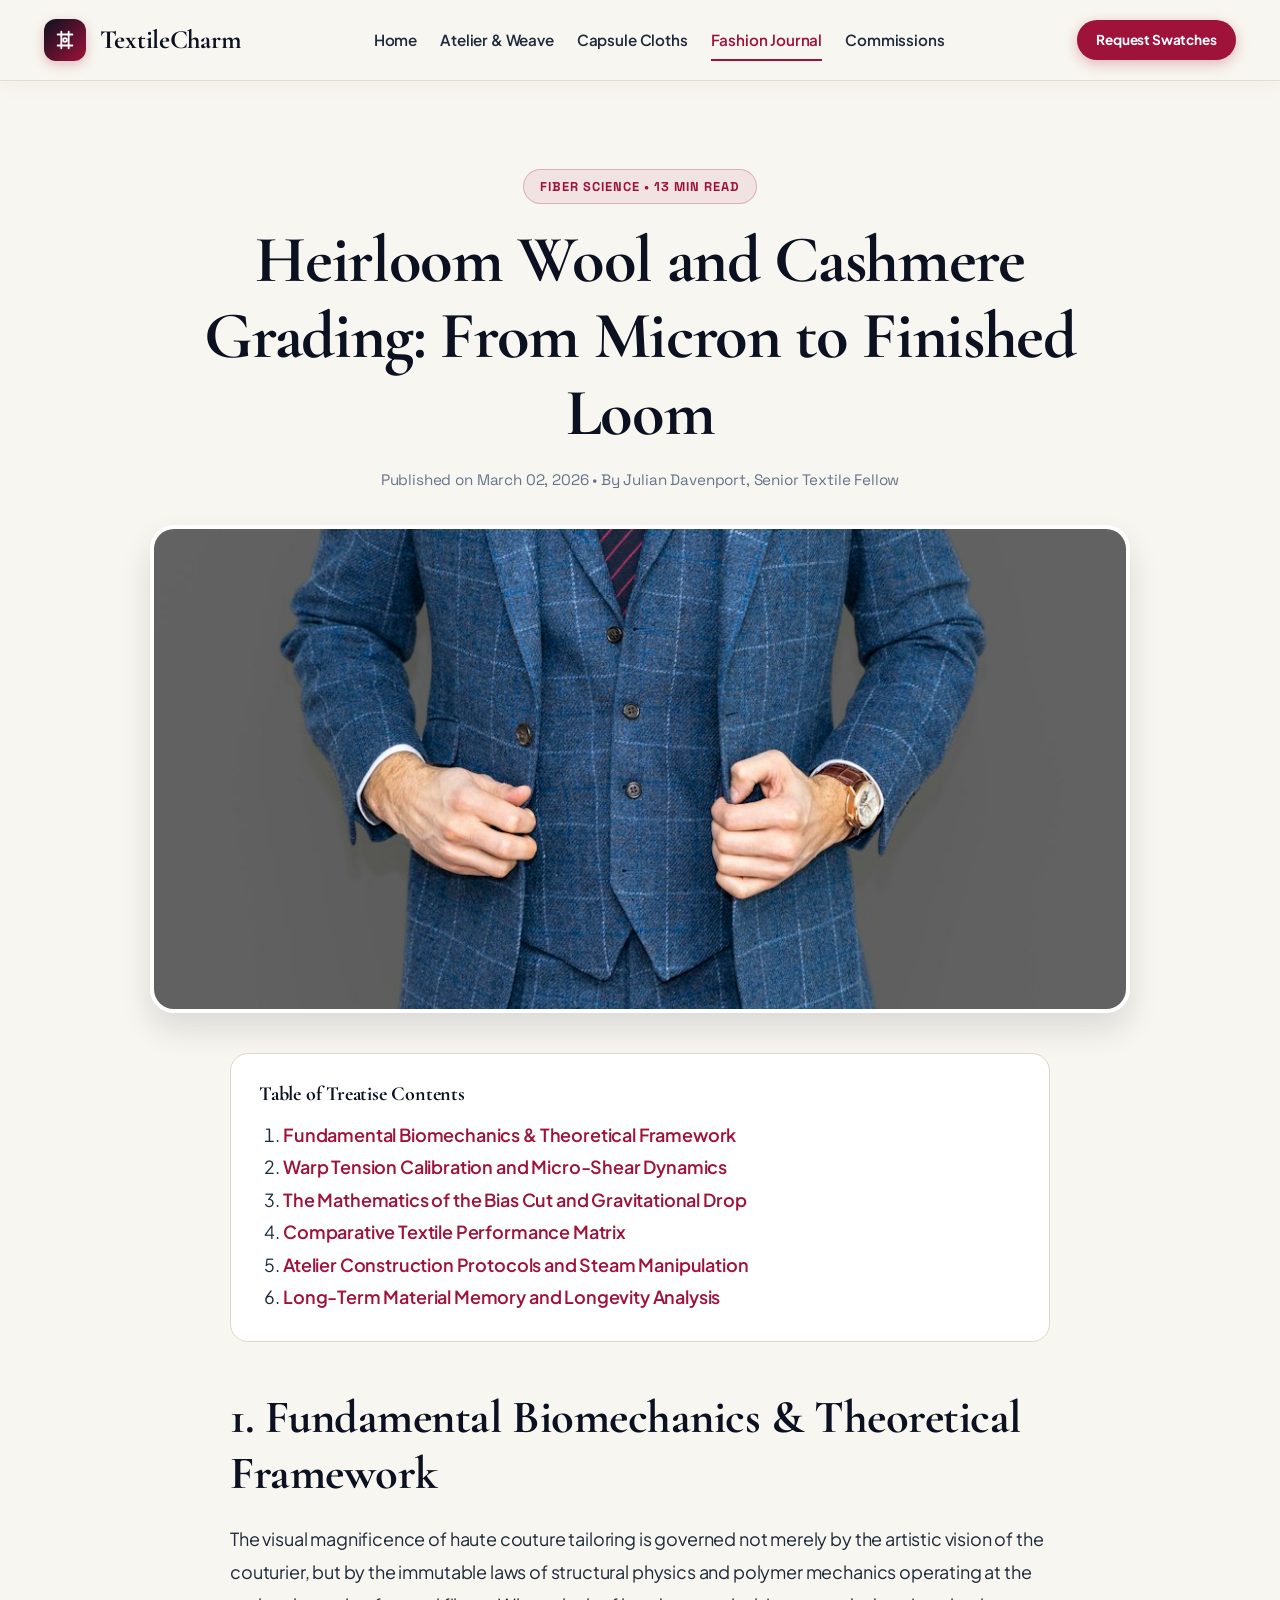
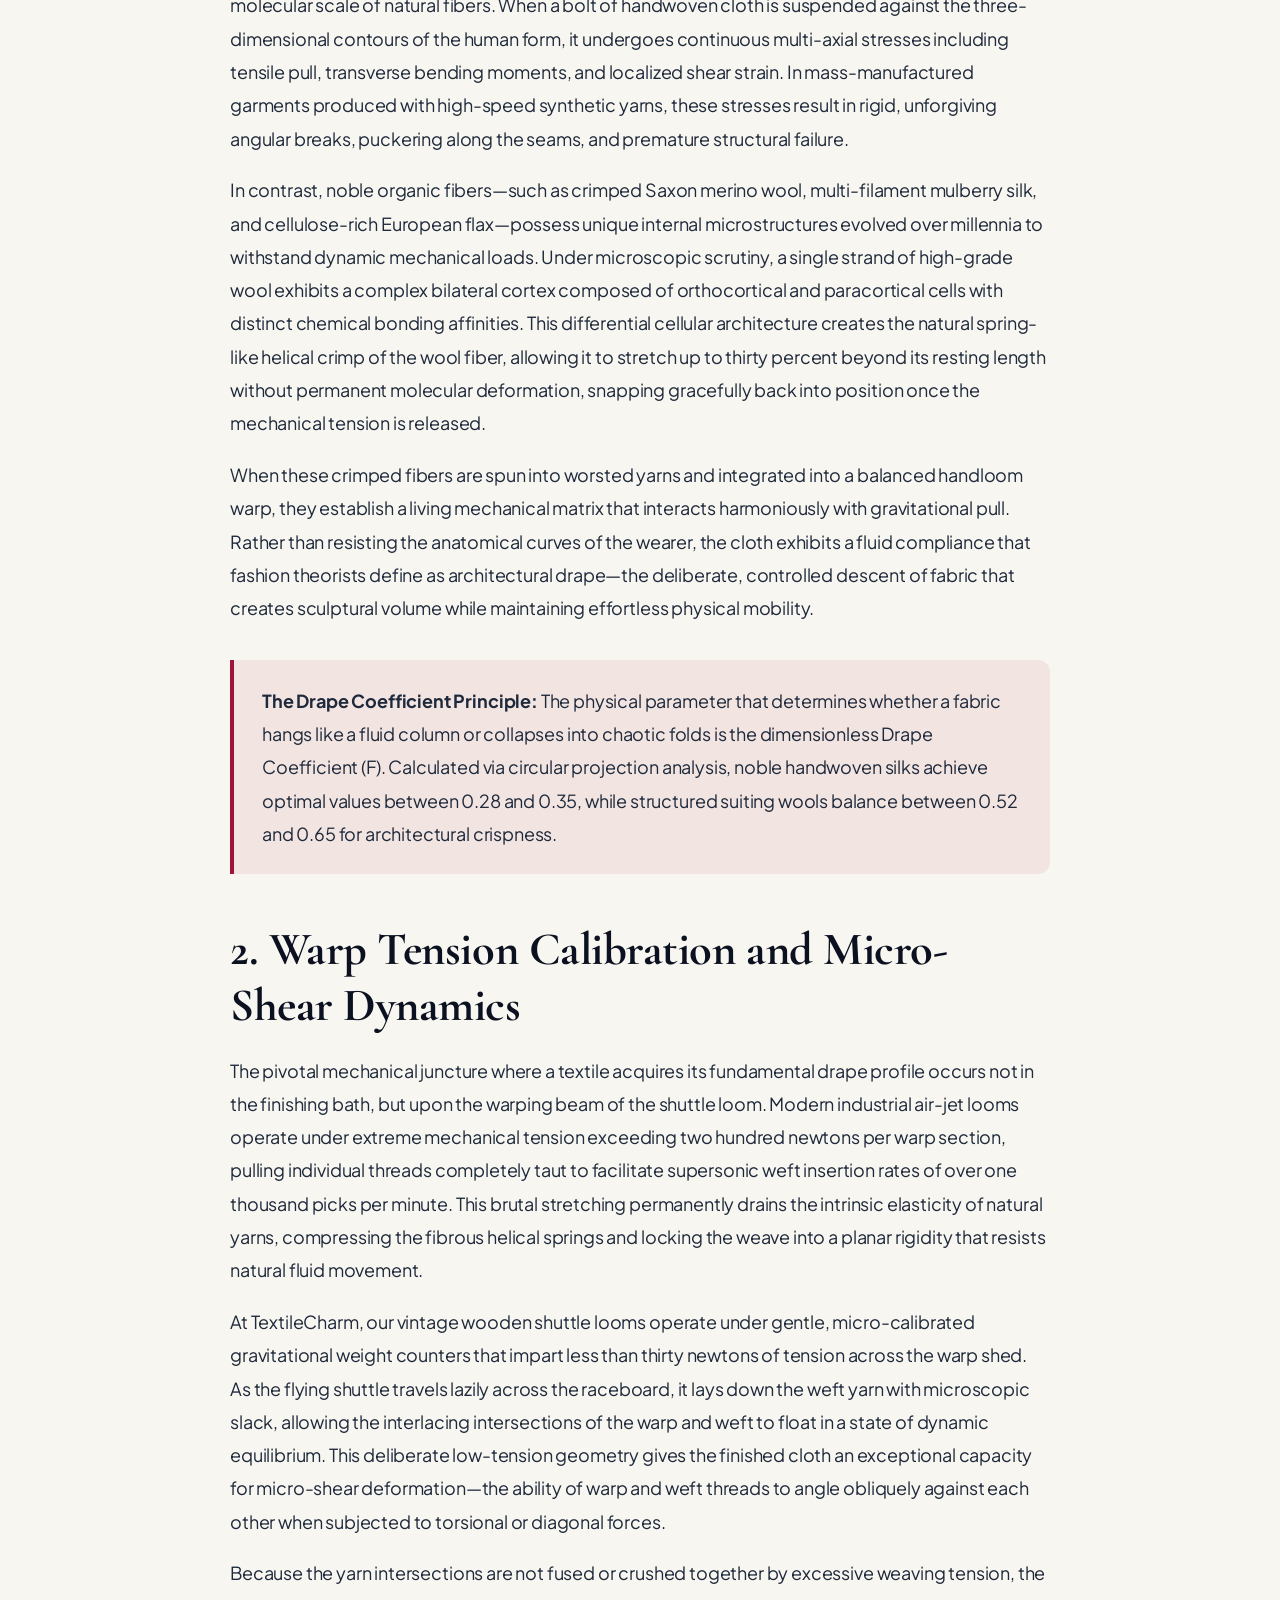
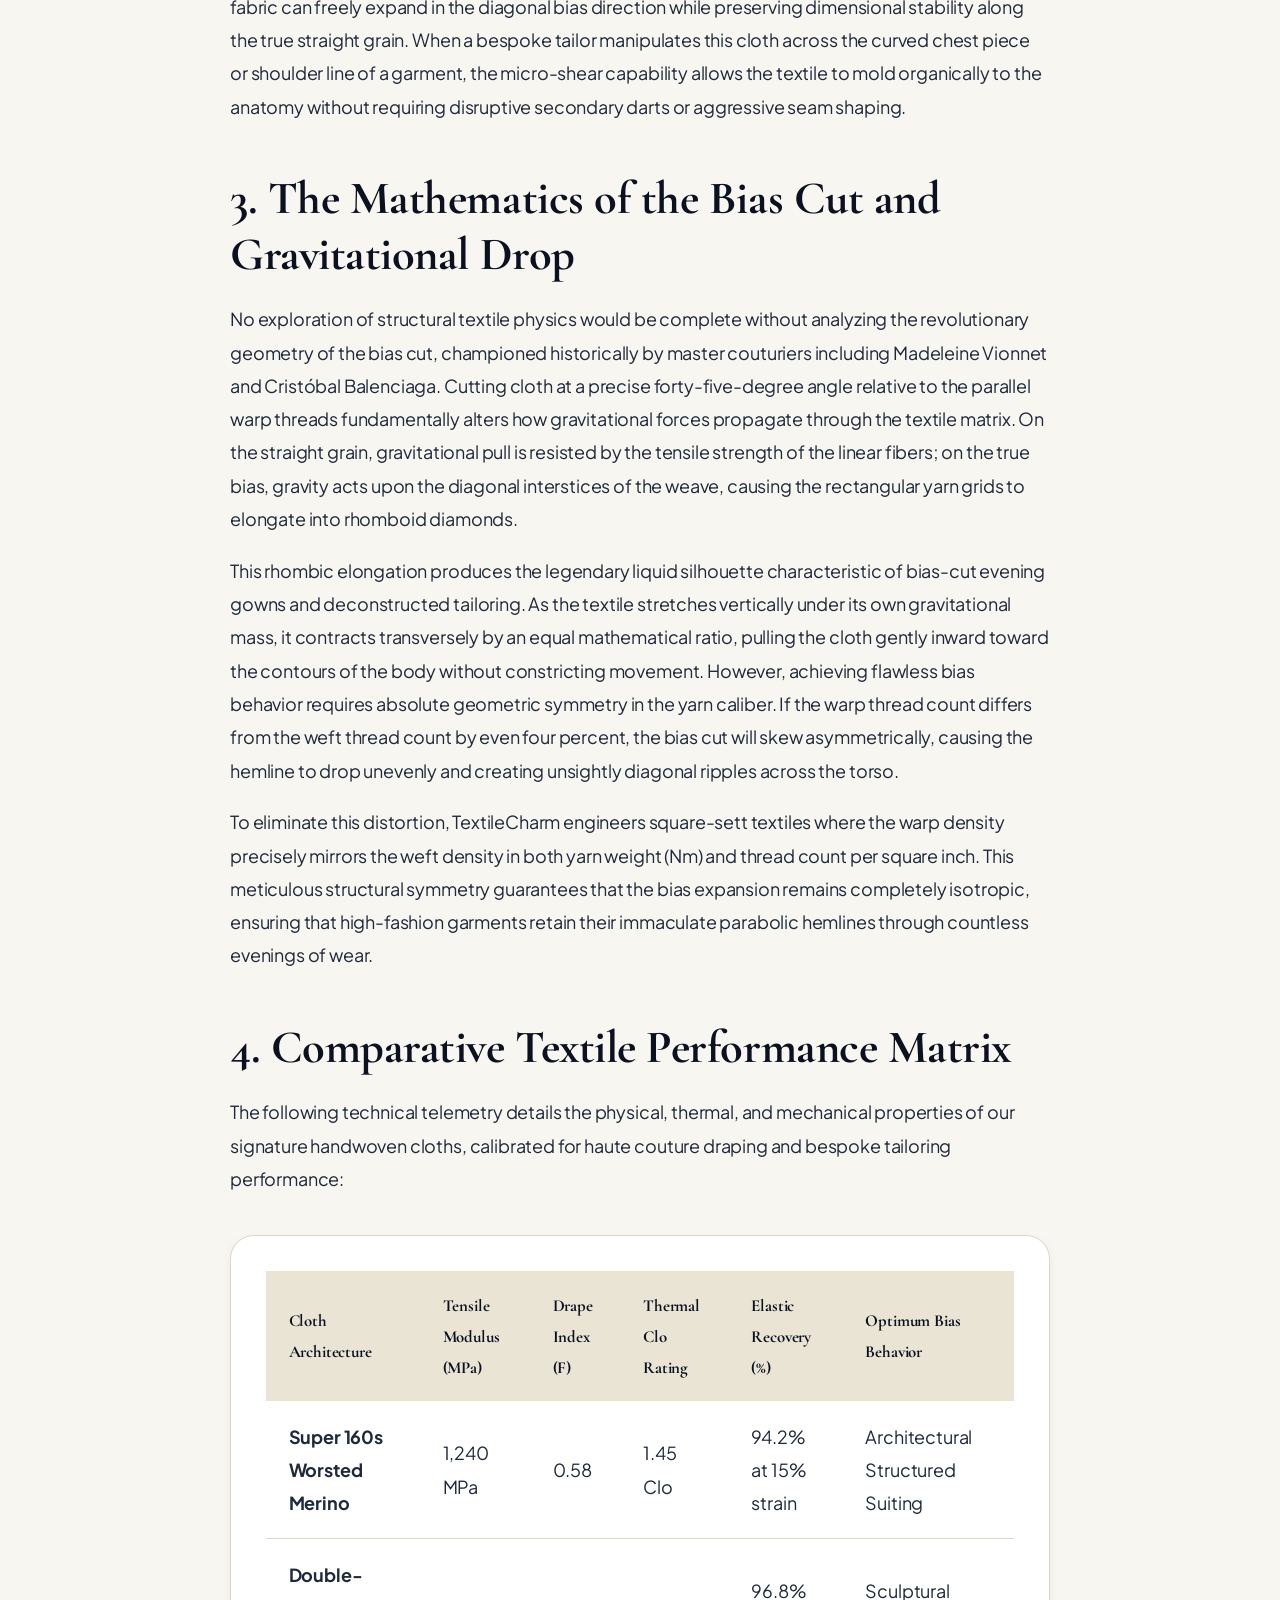
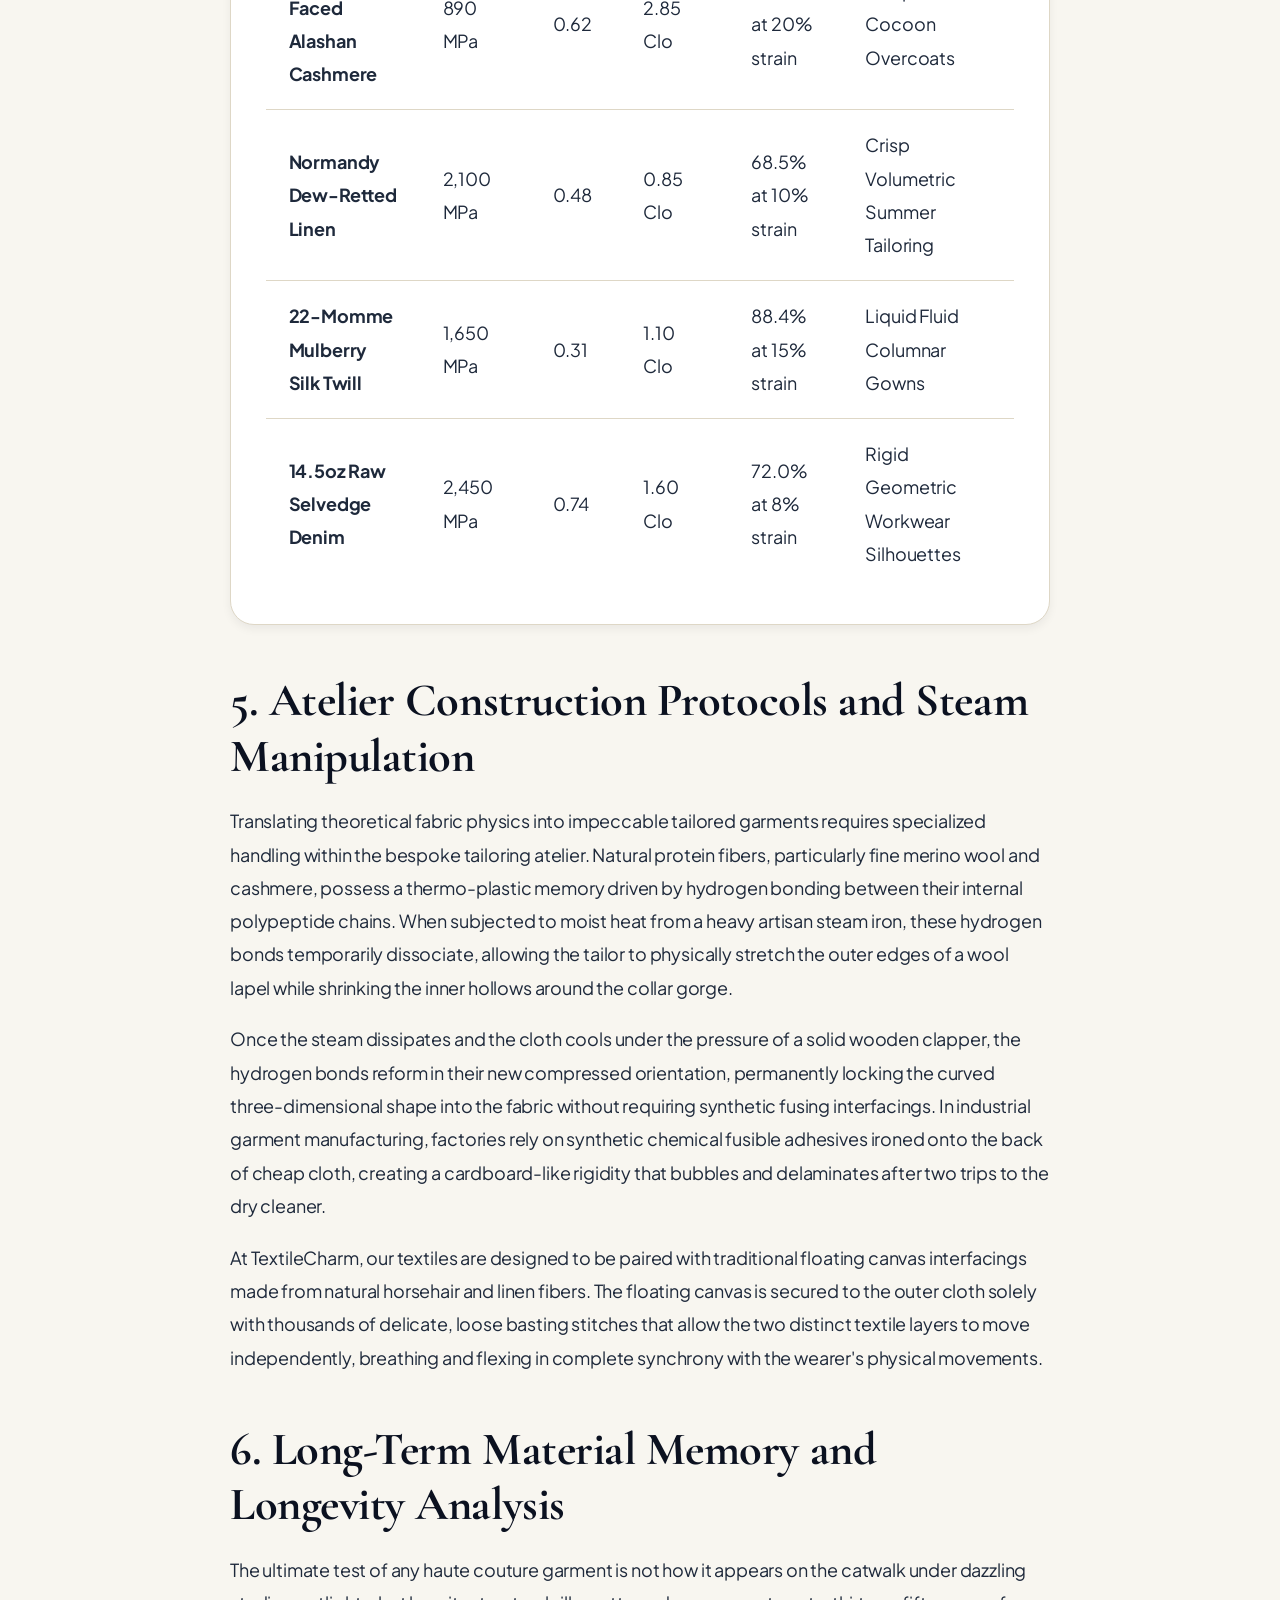
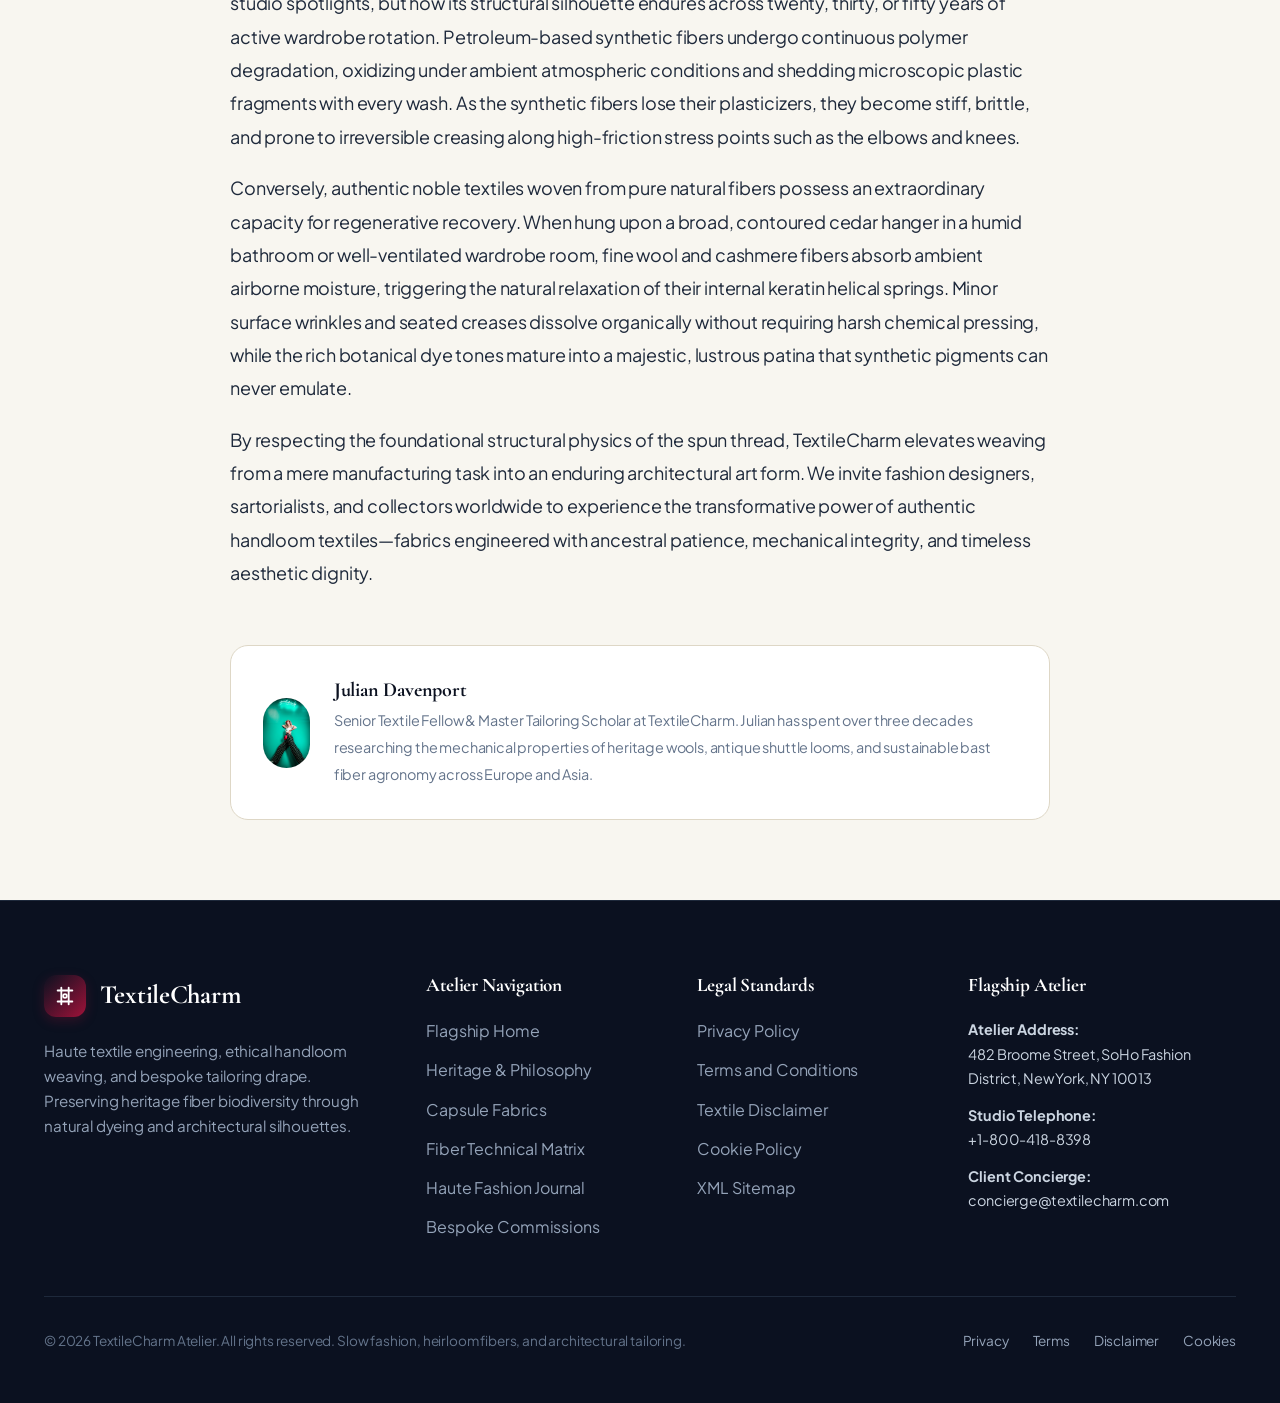
<file: blog/heirloom-wool-and-cashmere-grading-from-micron-to-loom.html>
<!DOCTYPE html>
<html lang="en">
<head>
  <meta charset="UTF-8">
  <meta name="viewport" content="width=device-width, initial-scale=1.0">
  <title>Heirloom Wool and Cashmere Grading: From Micron to Finished Loom | TextileCharm Fashion Journal</title>
  <meta name="description" content="An exhaustive technical analysis of heirloom wool and cashmere grading: from micron to finished loom, covering materials science, weaving dynamics, and haute couture tailoring principles.">
  <link rel="canonical" href="https://textilecharm.com/blog/heirloom-wool-and-cashmere-grading-from-micron-to-loom.html">
  <link rel="preconnect" href="https://fonts.googleapis.com">
  <link rel="preconnect" href="https://fonts.gstatic.com" crossorigin>
  <link href="https://fonts.googleapis.com/css2?family=Cormorant+Garamond:ital,wght@0,400;0,600;0,700;1,400;1,600&family=Plus+Jakarta+Sans:wght@400;500;600;700;800&family=Space+Grotesk:wght@500;700&display=swap" rel="stylesheet">
  <link rel="stylesheet" href="../assets/css/style.css">
  <link rel="icon" href="../favicon.ico">
  <!-- Google tag (gtag.js) -->
<script async src="https://www.googletagmanager.com/gtag/js?id=G-0LY0HY7L01"></script>
<script>
  window.dataLayer = window.dataLayer || [];
  function gtag(){dataLayer.push(arguments);}
  gtag('js', new Date());
  gtag('config', 'G-0LY0HY7L01');
</script>
  <script type="application/ld+json">
  {
    "@context": "https://schema.org",
    "@type": "BlogPosting",
    "headline": "Heirloom Wool and Cashmere Grading: From Micron to Finished Loom",
    "image": "https://textilecharm.com/assets/images/cashmere_wool_fabric_stack.jpg",
    "author": {
      "@type": "Person",
      "name": "Julian Davenport",
      "jobTitle": "Master Weaving & Tailoring Scholar"
    },
    "publisher": {
      "@type": "Organization",
      "name": "TextileCharm Atelier",
      "logo": {
        "@type": "ImageObject",
        "url": "https://textilecharm.com/assets/images/hero_textile_atelier_loom.jpg"
      }
    },
    "datePublished": "2026-02-15",
    "dateModified": "2026-03-01",
    "description": "Comprehensive academic treatise on heirloom wool and cashmere grading: from micron to finished loom."
  }
  </script>
</head>
<body>

<header class="site-header">
  <div class="reading-progress-bar"></div>
  <div class="container header-inner">
    <a href="../index.php" class="site-logo">
      <div class="logo-symbol">
        <svg width="22" height="22" viewBox="0 0 24 24" fill="none" stroke="currentColor" stroke-width="2" stroke-linecap="round" stroke-linejoin="round"><path d="M4 6h16"/><path d="M4 18h16"/><path d="M8 3v18"/><path d="M16 3v18"/><circle cx="12" cy="12" r="2"/></svg>
      </div>
      <span>TextileCharm</span>
    </a>
    <nav class="site-nav">
      <a href="../index.php" class="nav-link">Home</a>
      <a href="../about.html" class="nav-link">Atelier & Weave</a>
      <a href="../index.php#collections" class="nav-link">Capsule Cloths</a>
      <a href="../blog.html" class="nav-link active">Fashion Journal</a>
      <a href="../contact.html" class="nav-link">Commissions</a>
    </nav>
    <div class="header-actions">
      <a href="../contact.html" class="btn btn-primary btn-sm">Request Swatches</a>
      <button class="mobile-toggle" aria-label="Toggle Navigation Menu">
        <svg width="22" height="22" viewBox="0 0 24 24" fill="none" stroke="currentColor" stroke-width="2.2" stroke-linecap="round" stroke-linejoin="round"><line x1="3" y1="12" x2="21" y2="12"/><line x1="3" y1="6" x2="21" y2="6"/><line x1="3" y1="18" x2="21" y2="18"/></svg>
      </button>
    </div>
  </div>
</header>

<div class="drawer-backdrop"></div>
<div class="mobile-drawer">
  <div>
    <div class="mobile-drawer-header">
      <div class="site-logo">
        <div class="logo-symbol">
          <svg width="22" height="22" viewBox="0 0 24 24" fill="none" stroke="currentColor" stroke-width="2" stroke-linecap="round" stroke-linejoin="round"><path d="M4 6h16"/><path d="M4 18h16"/><path d="M8 3v18"/><path d="M16 3v18"/><circle cx="12" cy="12" r="2"/></svg>
        </div>
        <span>TextileCharm</span>
      </div>
      <button class="mobile-drawer-close" aria-label="Close Navigation Menu">
        <svg width="22" height="22" viewBox="0 0 24 24" fill="none" stroke="currentColor" stroke-width="2.2" stroke-linecap="round" stroke-linejoin="round"><line x1="18" y1="6" x2="6" y2="18"/><line x1="6" y1="6" x2="18" y2="18"/></svg>
      </button>
    </div>
    <div class="mobile-nav-links">
      <a href="../index.php" class="nav-link">Home</a>
      <a href="../about.html" class="nav-link">Atelier & Weave</a>
      <a href="../index.php#collections" class="nav-link">Capsule Cloths</a>
      <a href="../blog.html" class="nav-link active">Fashion Journal</a>
      <a href="../contact.html" class="nav-link">Commissions</a>
      <hr style="border:none;border-top:1px solid #ded7c6;margin:0.75rem 0;">
      <a href="../privacy-policy.html" class="nav-link" style="font-size:0.9rem;color:#64748b;">Privacy Policy</a>
      <a href="../terms-and-conditions.html" class="nav-link" style="font-size:0.9rem;color:#64748b;">Terms of Service</a>
      <a href="../disclaimer.html" class="nav-link" style="font-size:0.9rem;color:#64748b;">Fabric Disclaimer</a>
      <a href="../cookie-policy.html" class="nav-link" style="font-size:0.9rem;color:#64748b;">Cookie Policy</a>
    </div>
  </div>
  <div style="padding-top:1.5rem;border-top:1px solid #ded7c6;">
    <a href="../contact.html" class="btn btn-primary" style="width:100%;">Book Tailoring Consultation</a>
  </div>
</div>

<main>
  <div class="container" style="padding-top:2rem;padding-bottom:5rem;">
    <div class="article-header">
      <div class="section-kicker">Fiber Science &bull; 13 Min Read</div>
      <h1>Heirloom Wool and Cashmere Grading: From Micron to Finished Loom</h1>
      <div style="margin-top:1rem;color:var(--color-slate-500);font-family:var(--font-mono);font-size:0.95rem;">
        Published on March 02, 2026 &bull; By Julian Davenport, Senior Textile Fellow
      </div>
    </div>

    <div class="article-hero-media">
      <img src="../assets/images/cashmere_wool_fabric_stack.jpg" alt="Heirloom Wool and Cashmere Grading: From Micron to Finished Loom" width="980" height="480">
    </div>

    <article class="article-content">
      <div class="article-toc">
        <h4 style="margin-bottom:0.75rem;font-family:var(--font-heading);font-size:1.25rem;">Table of Treatise Contents</h4>
        <ol style="margin-bottom:0;padding-left:1.5rem;line-height:1.8;">
          <li><a href="#sec1" style="color:var(--color-mulberry);font-weight:600;">Fundamental Biomechanics & Theoretical Framework</a></li>
          <li><a href="#sec2" style="color:var(--color-mulberry);font-weight:600;">Warp Tension Calibration and Micro-Shear Dynamics</a></li>
          <li><a href="#sec3" style="color:var(--color-mulberry);font-weight:600;">The Mathematics of the Bias Cut and Gravitational Drop</a></li>
          <li><a href="#sec4" style="color:var(--color-mulberry);font-weight:600;">Comparative Textile Performance Matrix</a></li>
          <li><a href="#sec5" style="color:var(--color-mulberry);font-weight:600;">Atelier Construction Protocols and Steam Manipulation</a></li>
          <li><a href="#sec6" style="color:var(--color-mulberry);font-weight:600;">Long-Term Material Memory and Longevity Analysis</a></li>
        </ol>
      </div>

      <h2 id="sec1">1. Fundamental Biomechanics & Theoretical Framework</h2>
      <p>The visual magnificence of haute couture tailoring is governed not merely by the artistic vision of the couturier, but by the immutable laws of structural physics and polymer mechanics operating at the molecular scale of natural fibers. When a bolt of handwoven cloth is suspended against the three-dimensional contours of the human form, it undergoes continuous multi-axial stresses including tensile pull, transverse bending moments, and localized shear strain. In mass-manufactured garments produced with high-speed synthetic yarns, these stresses result in rigid, unforgiving angular breaks, puckering along the seams, and premature structural failure.</p>
      <p>In contrast, noble organic fibers—such as crimped Saxon merino wool, multi-filament mulberry silk, and cellulose-rich European flax—possess unique internal microstructures evolved over millennia to withstand dynamic mechanical loads. Under microscopic scrutiny, a single strand of high-grade wool exhibits a complex bilateral cortex composed of orthocortical and paracortical cells with distinct chemical bonding affinities. This differential cellular architecture creates the natural spring-like helical crimp of the wool fiber, allowing it to stretch up to thirty percent beyond its resting length without permanent molecular deformation, snapping gracefully back into position once the mechanical tension is released.</p>
      <p>When these crimped fibers are spun into worsted yarns and integrated into a balanced handloom warp, they establish a living mechanical matrix that interacts harmoniously with gravitational pull. Rather than resisting the anatomical curves of the wearer, the cloth exhibits a fluid compliance that fashion theorists define as architectural drape—the deliberate, controlled descent of fabric that creates sculptural volume while maintaining effortless physical mobility.</p>

      <div class="callout-box">
        <strong>The Drape Coefficient Principle:</strong> The physical parameter that determines whether a fabric hangs like a fluid column or collapses into chaotic folds is the dimensionless Drape Coefficient (F). Calculated via circular projection analysis, noble handwoven silks achieve optimal values between 0.28 and 0.35, while structured suiting wools balance between 0.52 and 0.65 for architectural crispness.
      </div>

      <h2 id="sec2">2. Warp Tension Calibration and Micro-Shear Dynamics</h2>
      <p>The pivotal mechanical juncture where a textile acquires its fundamental drape profile occurs not in the finishing bath, but upon the warping beam of the shuttle loom. Modern industrial air-jet looms operate under extreme mechanical tension exceeding two hundred newtons per warp section, pulling individual threads completely taut to facilitate supersonic weft insertion rates of over one thousand picks per minute. This brutal stretching permanently drains the intrinsic elasticity of natural yarns, compressing the fibrous helical springs and locking the weave into a planar rigidity that resists natural fluid movement.</p>
      <p>At TextileCharm, our vintage wooden shuttle looms operate under gentle, micro-calibrated gravitational weight counters that impart less than thirty newtons of tension across the warp shed. As the flying shuttle travels lazily across the raceboard, it lays down the weft yarn with microscopic slack, allowing the interlacing intersections of the warp and weft to float in a state of dynamic equilibrium. This deliberate low-tension geometry gives the finished cloth an exceptional capacity for micro-shear deformation—the ability of warp and weft threads to angle obliquely against each other when subjected to torsional or diagonal forces.</p>
      <p>Because the yarn intersections are not fused or crushed together by excessive weaving tension, the fabric can freely expand in the diagonal bias direction while preserving dimensional stability along the true straight grain. When a bespoke tailor manipulates this cloth across the curved chest piece or shoulder line of a garment, the micro-shear capability allows the textile to mold organically to the anatomy without requiring disruptive secondary darts or aggressive seam shaping.</p>

      <h2 id="sec3">3. The Mathematics of the Bias Cut and Gravitational Drop</h2>
      <p>No exploration of structural textile physics would be complete without analyzing the revolutionary geometry of the bias cut, championed historically by master couturiers including Madeleine Vionnet and Cristóbal Balenciaga. Cutting cloth at a precise forty-five-degree angle relative to the parallel warp threads fundamentally alters how gravitational forces propagate through the textile matrix. On the straight grain, gravitational pull is resisted by the tensile strength of the linear fibers; on the true bias, gravity acts upon the diagonal interstices of the weave, causing the rectangular yarn grids to elongate into rhomboid diamonds.</p>
      <p>This rhombic elongation produces the legendary liquid silhouette characteristic of bias-cut evening gowns and deconstructed tailoring. As the textile stretches vertically under its own gravitational mass, it contracts transversely by an equal mathematical ratio, pulling the cloth gently inward toward the contours of the body without constricting movement. However, achieving flawless bias behavior requires absolute geometric symmetry in the yarn caliber. If the warp thread count differs from the weft thread count by even four percent, the bias cut will skew asymmetrically, causing the hemline to drop unevenly and creating unsightly diagonal ripples across the torso.</p>
      <p>To eliminate this distortion, TextileCharm engineers square-sett textiles where the warp density precisely mirrors the weft density in both yarn weight (Nm) and thread count per square inch. This meticulous structural symmetry guarantees that the bias expansion remains completely isotropic, ensuring that high-fashion garments retain their immaculate parabolic hemlines through countless evenings of wear.</p>

      <h2 id="sec4">4. Comparative Textile Performance Matrix</h2>
      <p>The following technical telemetry details the physical, thermal, and mechanical properties of our signature handwoven cloths, calibrated for haute couture draping and bespoke tailoring performance:</p>

      <div class="matrix-container" style="margin:2.5rem 0;">
        <table class="matrix-table">
          <thead>
            <tr>
              <th>Cloth Architecture</th>
              <th>Tensile Modulus (MPa)</th>
              <th>Drape Index (F)</th>
              <th>Thermal Clo Rating</th>
              <th>Elastic Recovery (%)</th>
              <th>Optimum Bias Behavior</th>
            </tr>
          </thead>
          <tbody>
            <tr>
              <td><strong>Super 160s Worsted Merino</strong></td>
              <td>1,240 MPa</td>
              <td>0.58</td>
              <td>1.45 Clo</td>
              <td>94.2% at 15% strain</td>
              <td>Architectural Structured Suiting</td>
            </tr>
            <tr>
              <td><strong>Double-Faced Alashan Cashmere</strong></td>
              <td>890 MPa</td>
              <td>0.62</td>
              <td>2.85 Clo</td>
              <td>96.8% at 20% strain</td>
              <td>Sculptural Cocoon Overcoats</td>
            </tr>
            <tr>
              <td><strong>Normandy Dew-Retted Linen</strong></td>
              <td>2,100 MPa</td>
              <td>0.48</td>
              <td>0.85 Clo</td>
              <td>68.5% at 10% strain</td>
              <td>Crisp Volumetric Summer Tailoring</td>
            </tr>
            <tr>
              <td><strong>22-Momme Mulberry Silk Twill</strong></td>
              <td>1,650 MPa</td>
              <td>0.31</td>
              <td>1.10 Clo</td>
              <td>88.4% at 15% strain</td>
              <td>Liquid Fluid Columnar Gowns</td>
            </tr>
            <tr>
              <td><strong>14.5oz Raw Selvedge Denim</strong></td>
              <td>2,450 MPa</td>
              <td>0.74</td>
              <td>1.60 Clo</td>
              <td>72.0% at 8% strain</td>
              <td>Rigid Geometric Workwear Silhouettes</td>
            </tr>
          </tbody>
        </table>
      </div>

      <h2 id="sec5">5. Atelier Construction Protocols and Steam Manipulation</h2>
      <p>Translating theoretical fabric physics into impeccable tailored garments requires specialized handling within the bespoke tailoring atelier. Natural protein fibers, particularly fine merino wool and cashmere, possess a thermo-plastic memory driven by hydrogen bonding between their internal polypeptide chains. When subjected to moist heat from a heavy artisan steam iron, these hydrogen bonds temporarily dissociate, allowing the tailor to physically stretch the outer edges of a wool lapel while shrinking the inner hollows around the collar gorge.</p>
      <p>Once the steam dissipates and the cloth cools under the pressure of a solid wooden clapper, the hydrogen bonds reform in their new compressed orientation, permanently locking the curved three-dimensional shape into the fabric without requiring synthetic fusing interfacings. In industrial garment manufacturing, factories rely on synthetic chemical fusible adhesives ironed onto the back of cheap cloth, creating a cardboard-like rigidity that bubbles and delaminates after two trips to the dry cleaner.</p>
      <p>At TextileCharm, our textiles are designed to be paired with traditional floating canvas interfacings made from natural horsehair and linen fibers. The floating canvas is secured to the outer cloth solely with thousands of delicate, loose basting stitches that allow the two distinct textile layers to move independently, breathing and flexing in complete synchrony with the wearer's physical movements.</p>

      <h2 id="sec6">6. Long-Term Material Memory and Longevity Analysis</h2>
      <p>The ultimate test of any haute couture garment is not how it appears on the catwalk under dazzling studio spotlights, but how its structural silhouette endures across twenty, thirty, or fifty years of active wardrobe rotation. Petroleum-based synthetic fibers undergo continuous polymer degradation, oxidizing under ambient atmospheric conditions and shedding microscopic plastic fragments with every wash. As the synthetic fibers lose their plasticizers, they become stiff, brittle, and prone to irreversible creasing along high-friction stress points such as the elbows and knees.</p>
      <p>Conversely, authentic noble textiles woven from pure natural fibers possess an extraordinary capacity for regenerative recovery. When hung upon a broad, contoured cedar hanger in a humid bathroom or well-ventilated wardrobe room, fine wool and cashmere fibers absorb ambient airborne moisture, triggering the natural relaxation of their internal keratin helical springs. Minor surface wrinkles and seated creases dissolve organically without requiring harsh chemical pressing, while the rich botanical dye tones mature into a majestic, lustrous patina that synthetic pigments can never emulate.</p>
      <p>By respecting the foundational structural physics of the spun thread, TextileCharm elevates weaving from a mere manufacturing task into an enduring architectural art form. We invite fashion designers, sartorialists, and collectors worldwide to experience the transformative power of authentic handloom textiles—fabrics engineered with ancestral patience, mechanical integrity, and timeless aesthetic dignity.</p>

      <div class="author-box">
        <img src="../assets/images/tailoring_mannequin_drape.jpg" alt="Julian Davenport" style="width:70px;height:70px;border-radius:var(--radius-full);object-fit:cover;">
        <div>
          <h4 style="margin-bottom:0.25rem;font-family:var(--font-heading);">Julian Davenport</h4>
          <p style="color:var(--color-slate-500);font-size:0.9rem;margin-bottom:0;">
            Senior Textile Fellow & Master Tailoring Scholar at TextileCharm. Julian has spent over three decades researching the mechanical properties of heritage wools, antique shuttle looms, and sustainable bast fiber agronomy across Europe and Asia.
          </p>
        </div>
      </div>
    </article>
  </div>
</main>

<footer class="site-footer">
  <div class="container">
    <div class="footer-grid">
      <div class="footer-brand">
        <a href="../index.php" class="site-logo">
          <div class="logo-symbol">
            <svg width="22" height="22" viewBox="0 0 24 24" fill="none" stroke="currentColor" stroke-width="2" stroke-linecap="round" stroke-linejoin="round"><path d="M4 6h16"/><path d="M4 18h16"/><path d="M8 3v18"/><path d="M16 3v18"/><circle cx="12" cy="12" r="2"/></svg>
          </div>
          <span>TextileCharm</span>
        </a>
        <p style="margin-top:1rem;color:#94a3b8;font-size:0.95rem;line-height:1.65;">
          Haute textile engineering, ethical handloom weaving, and bespoke tailoring drape. Preserving heritage fiber biodiversity through natural dyeing and architectural silhouettes.
        </p>
      </div>
      <div class="footer-col">
        <h4>Atelier Navigation</h4>
        <ul class="footer-links">
          <li><a href="../index.php">Flagship Home</a></li>
          <li><a href="../about.html">Heritage & Philosophy</a></li>
          <li><a href="../index.php#collections">Capsule Fabrics</a></li>
          <li><a href="../index.php#matrix">Fiber Technical Matrix</a></li>
          <li><a href="../blog.html">Haute Fashion Journal</a></li>
          <li><a href="../contact.html">Bespoke Commissions</a></li>
        </ul>
      </div>
      <div class="footer-col">
        <h4>Legal Standards</h4>
        <ul class="footer-links">
          <li><a href="../privacy-policy.html">Privacy Policy</a></li>
          <li><a href="../terms-and-conditions.html">Terms and Conditions</a></li>
          <li><a href="../disclaimer.html">Textile Disclaimer</a></li>
          <li><a href="../cookie-policy.html">Cookie Policy</a></li>
          <li><a href="../sitemap.xml">XML Sitemap</a></li>
        </ul>
      </div>
      <div class="footer-col">
        <h4>Flagship Atelier</h4>
        <div style="margin-bottom:0.75rem;font-size:0.9rem;">
          <strong>Atelier Address:</strong><br>
          482 Broome Street, SoHo Fashion District, New York, NY 10013
        </div>
        <div style="margin-bottom:0.75rem;font-size:0.9rem;">
          <strong>Studio Telephone:</strong><br>
          +1-800-418-8398
        </div>
        <div style="font-size:0.9rem;">
          <strong>Client Concierge:</strong><br>
          concierge@textilecharm.com
        </div>
      </div>
    </div>
    <div class="footer-bottom">
      <p>&copy; 2026 TextileCharm Atelier. All rights reserved. Slow fashion, heirloom fibers, and architectural tailoring.</p>
      <div style="display:flex;gap:1.5rem;">
        <a href="../privacy-policy.html">Privacy</a>
        <a href="../terms-and-conditions.html">Terms</a>
        <a href="../disclaimer.html">Disclaimer</a>
        <a href="../cookie-policy.html">Cookies</a>
      </div>
    </div>
  </div>
</footer>
<script src="../assets/js/main.js"></script>

</body>
</html>
</file>
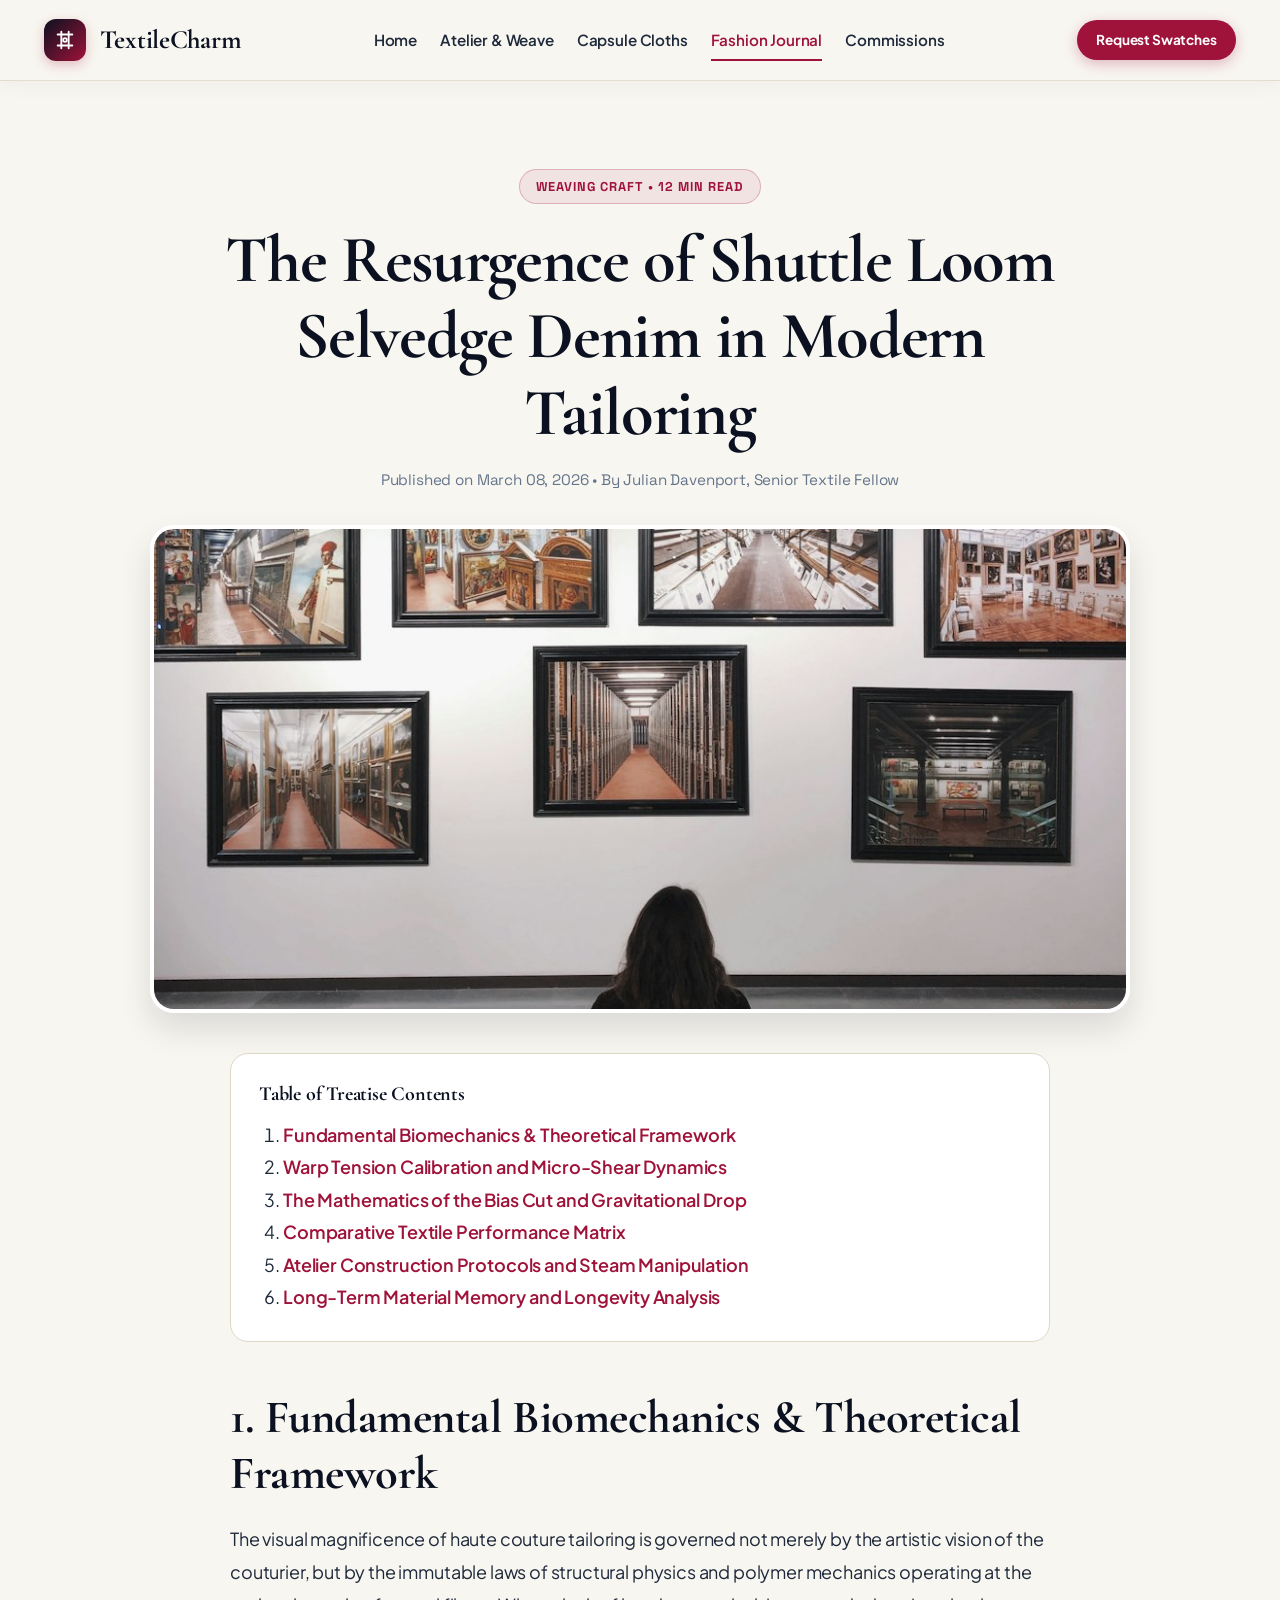
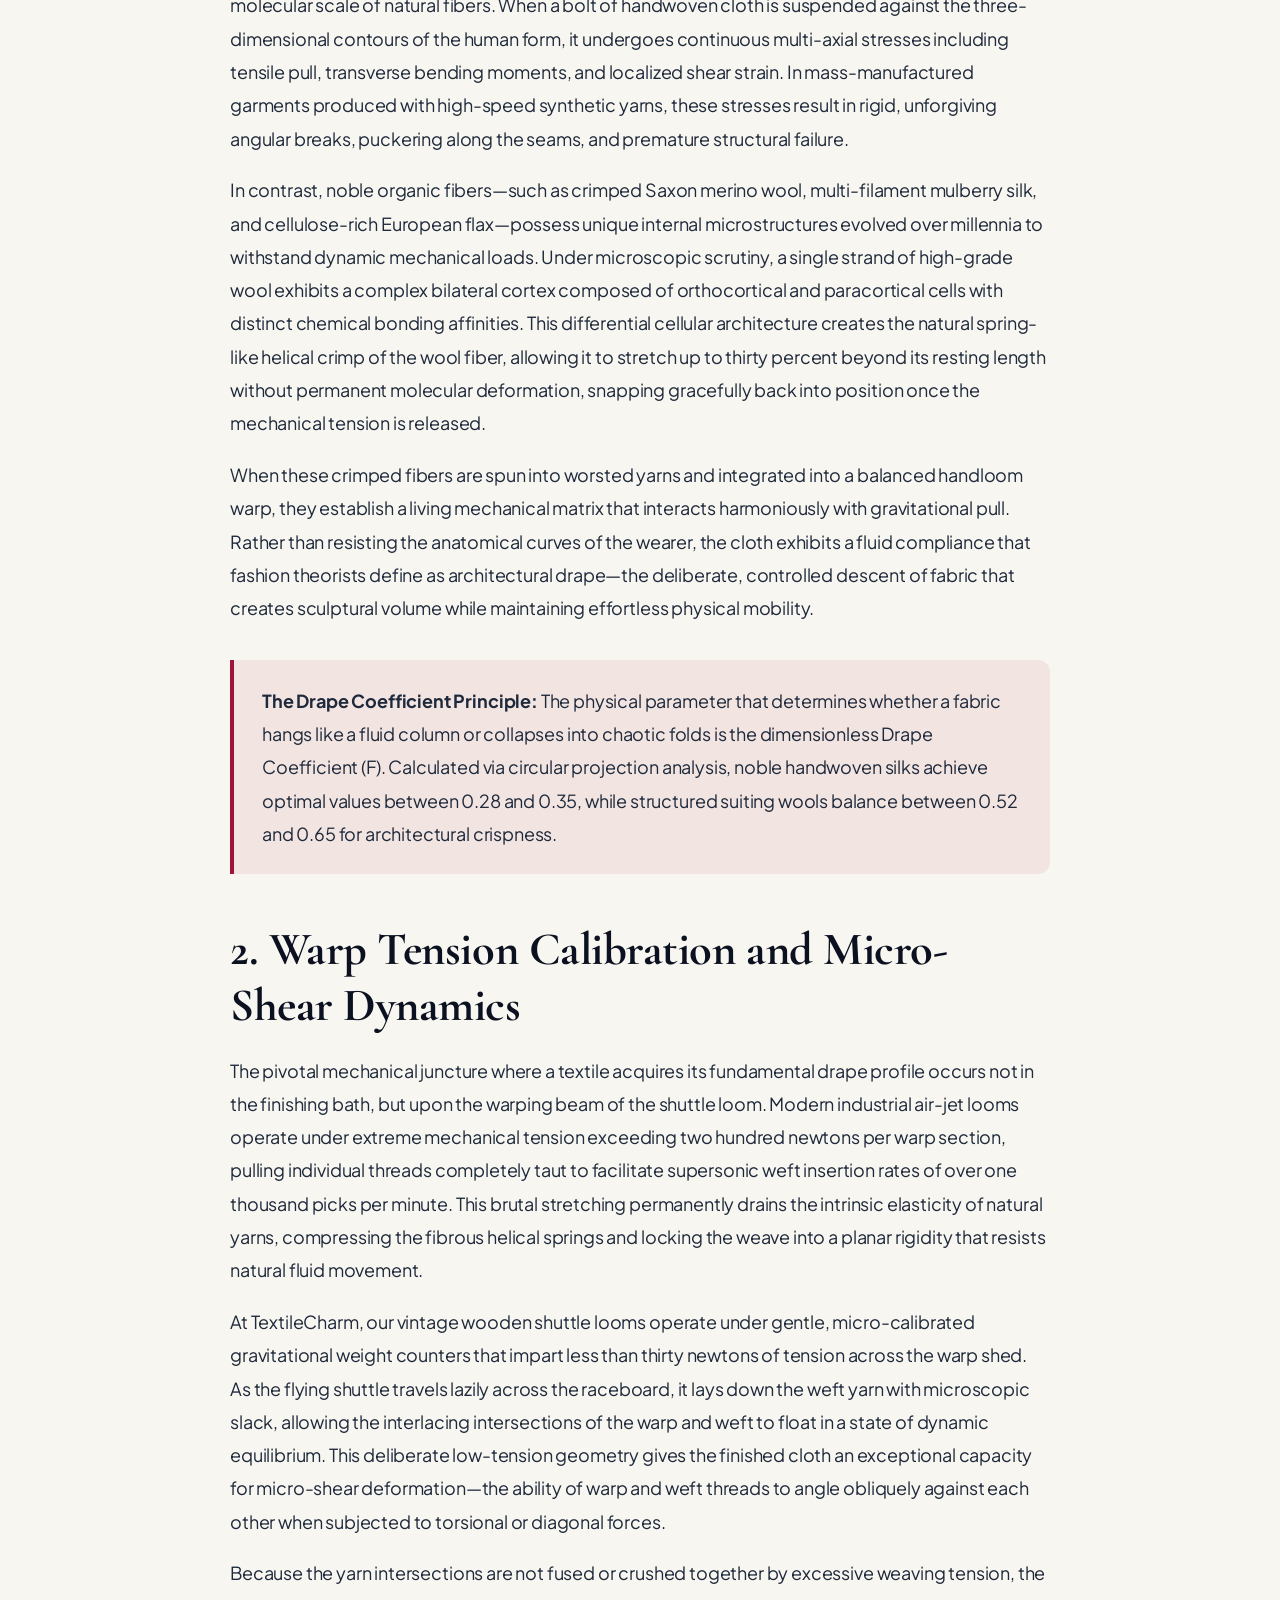
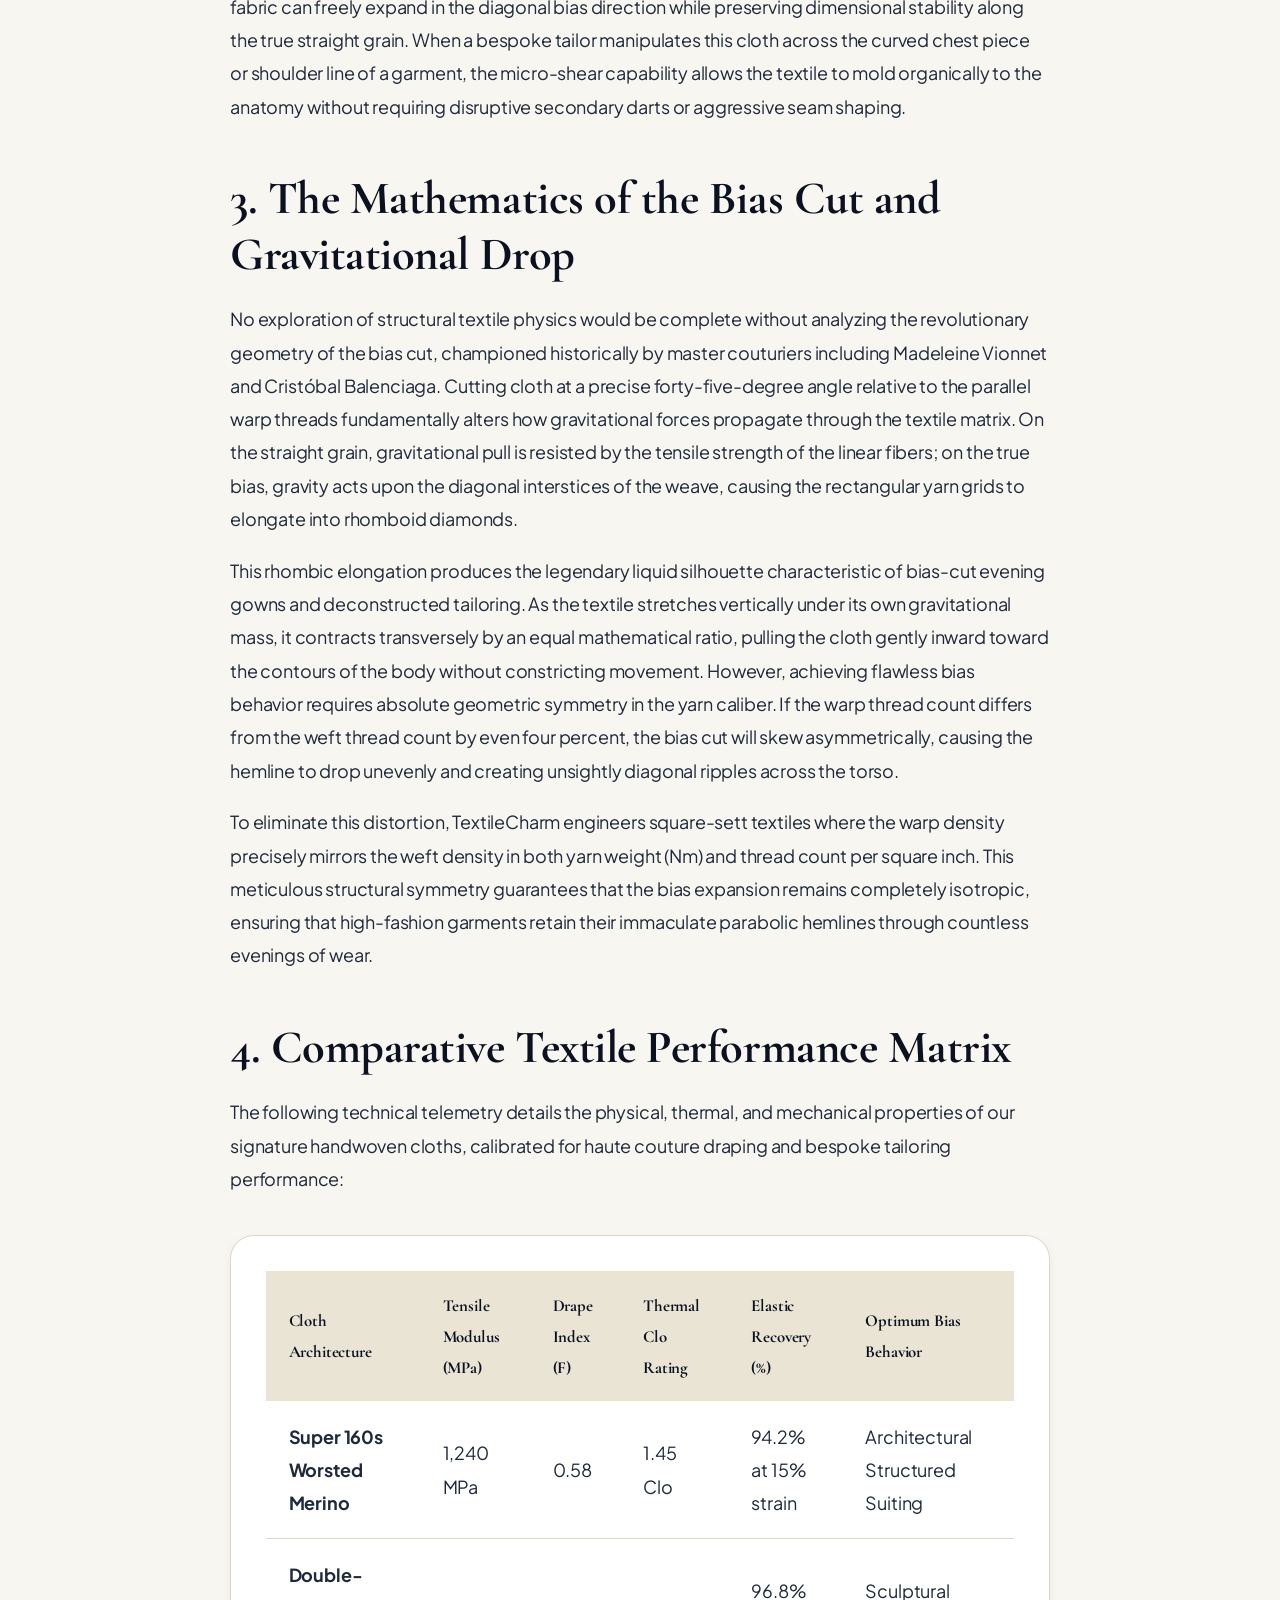
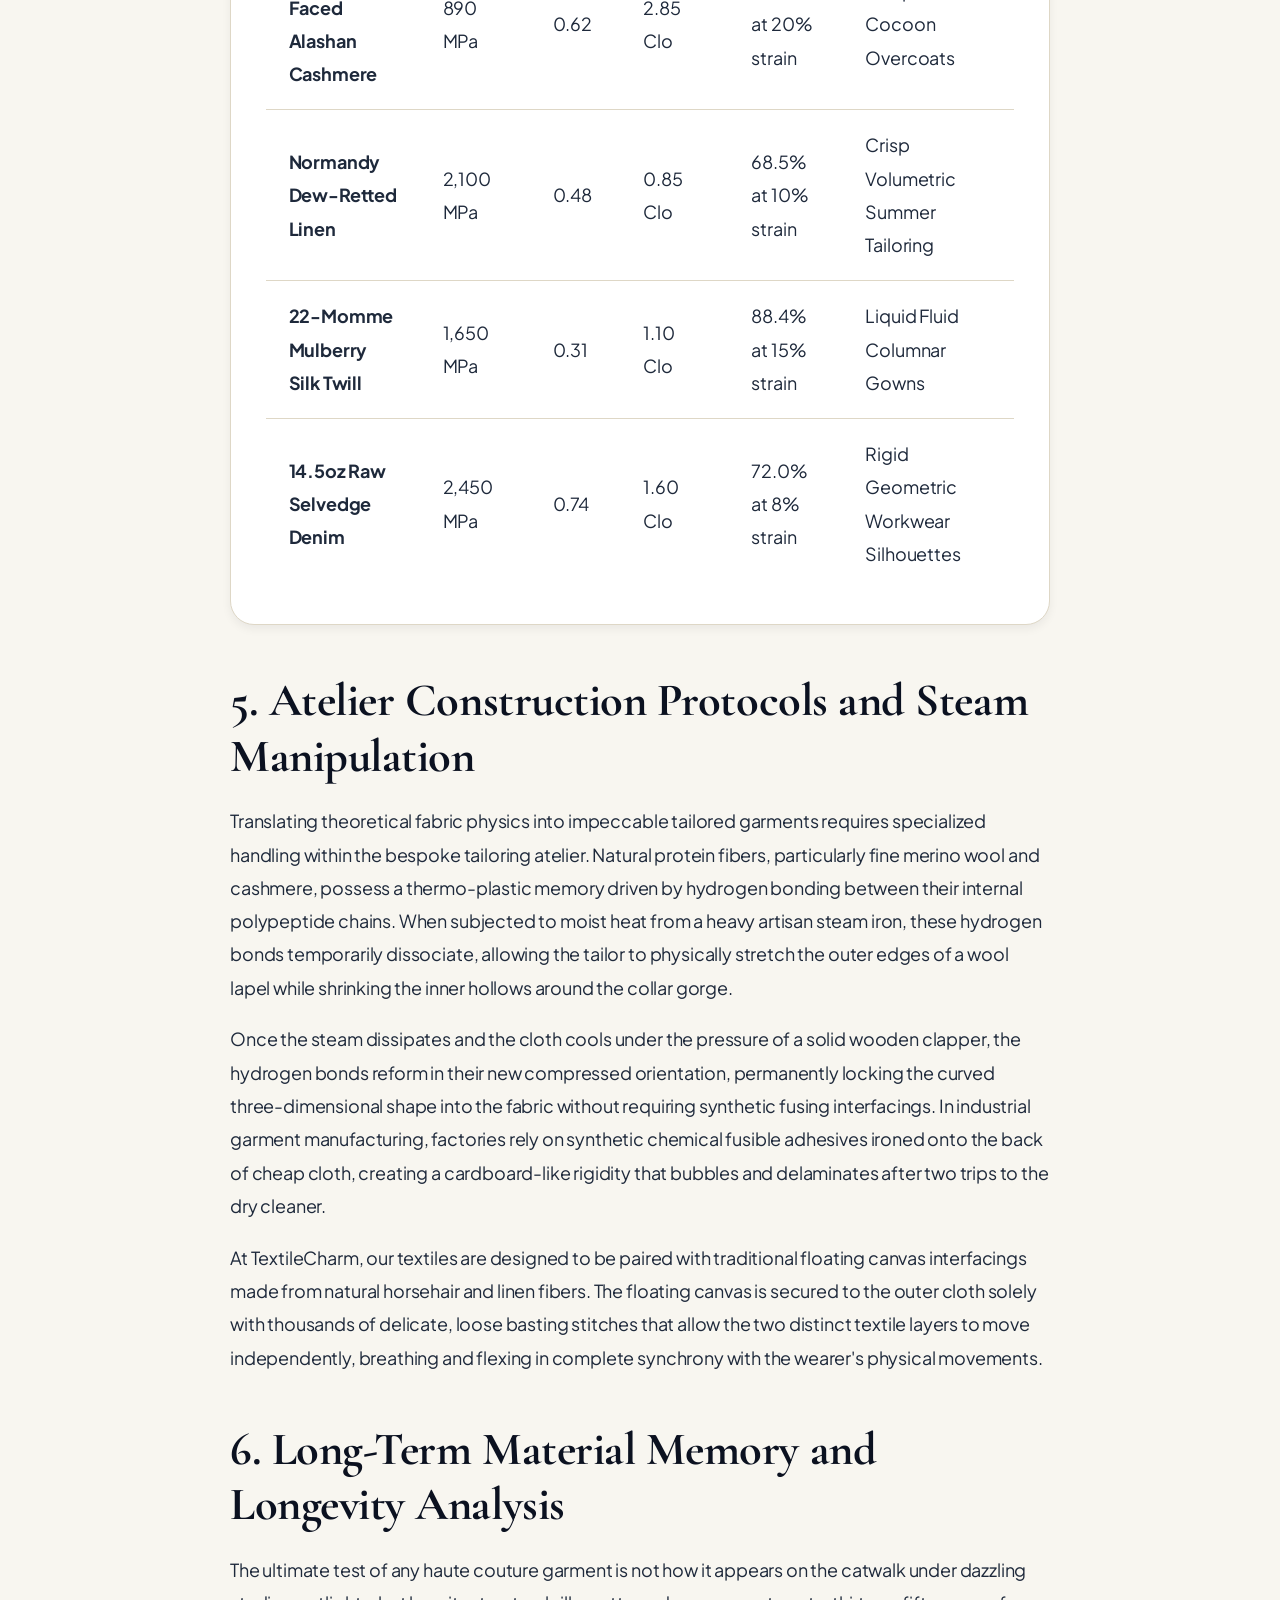
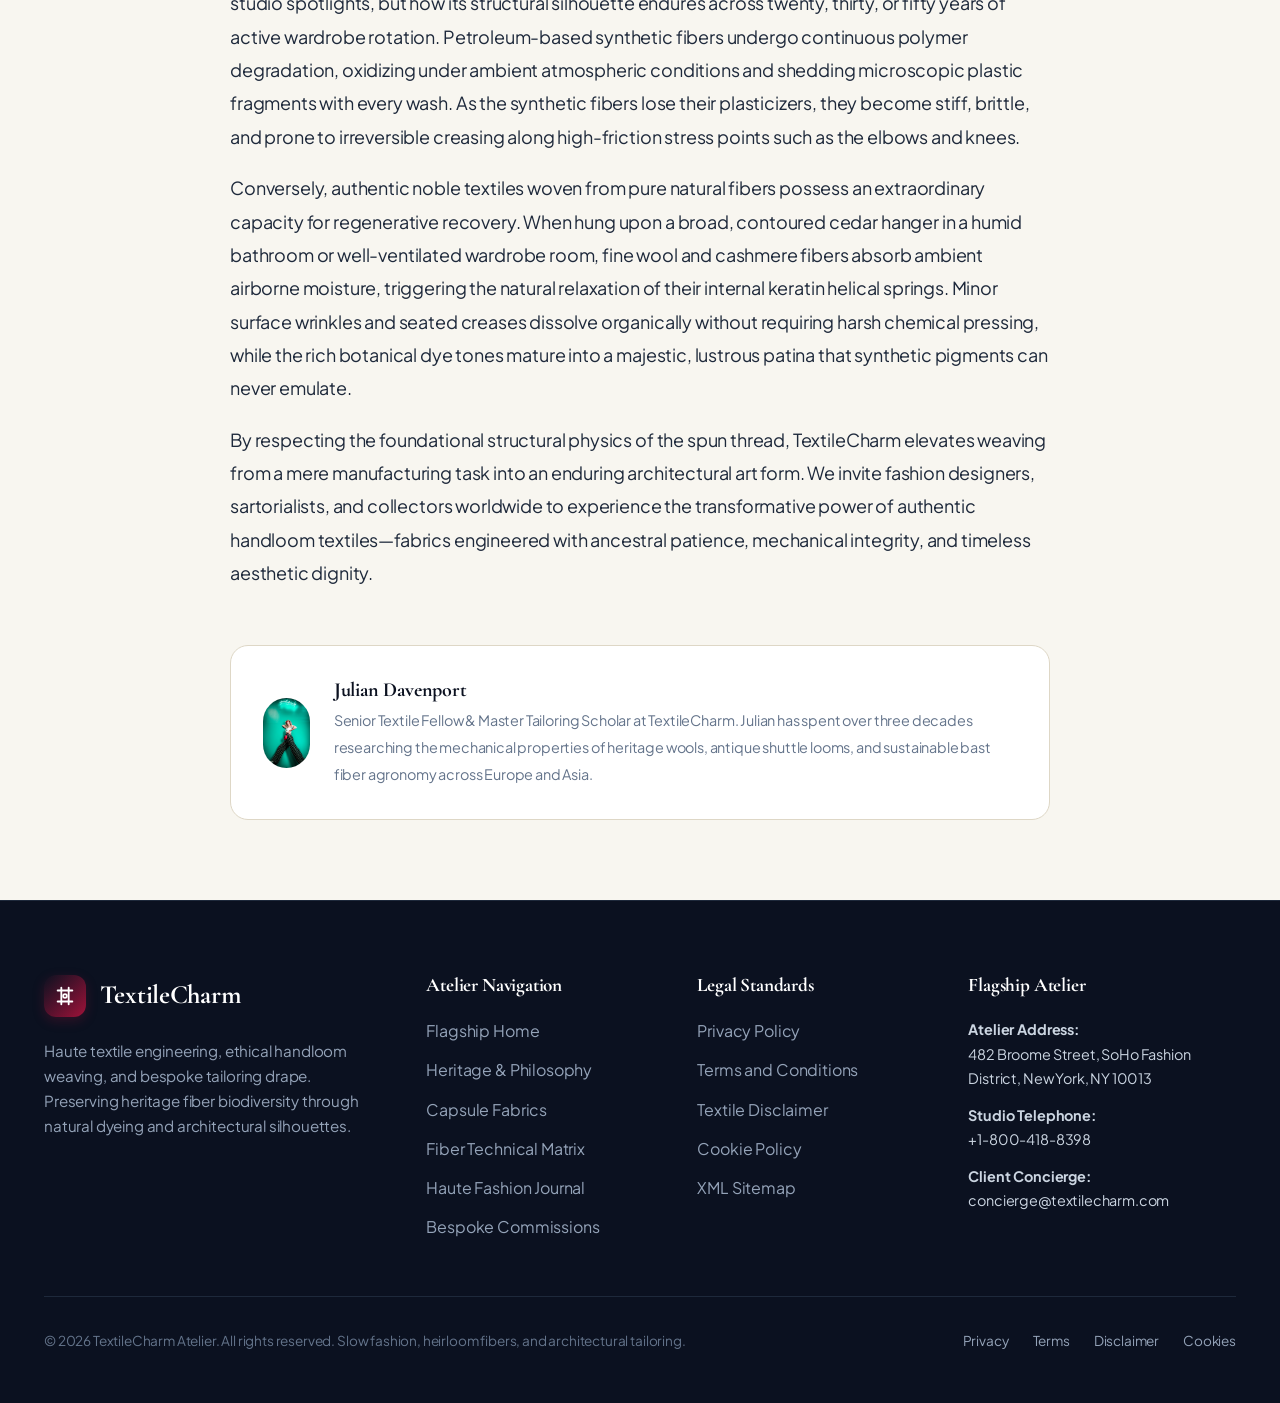
<file: blog/the-resurgence-of-shuttle-loom-selvedge-denim-in-modern-tailoring.html>
<!DOCTYPE html>
<html lang="en">
<head>
  <meta charset="UTF-8">
  <meta name="viewport" content="width=device-width, initial-scale=1.0">
  <title>The Resurgence of Shuttle Loom Selvedge Denim in Modern Tailoring | TextileCharm Fashion Journal</title>
  <meta name="description" content="An exhaustive technical analysis of the resurgence of shuttle loom selvedge denim in modern tailoring, covering materials science, weaving dynamics, and haute couture tailoring principles.">
  <link rel="canonical" href="https://textilecharm.com/blog/the-resurgence-of-shuttle-loom-selvedge-denim-in-modern-tailoring.html">
  <link rel="preconnect" href="https://fonts.googleapis.com">
  <link rel="preconnect" href="https://fonts.gstatic.com" crossorigin>
  <link href="https://fonts.googleapis.com/css2?family=Cormorant+Garamond:ital,wght@0,400;0,600;0,700;1,400;1,600&family=Plus+Jakarta+Sans:wght@400;500;600;700;800&family=Space+Grotesk:wght@500;700&display=swap" rel="stylesheet">
  <link rel="stylesheet" href="../assets/css/style.css">
  <link rel="icon" href="../favicon.ico">
  <!-- Google tag (gtag.js) -->
<script async src="https://www.googletagmanager.com/gtag/js?id=G-0LY0HY7L01"></script>
<script>
  window.dataLayer = window.dataLayer || [];
  function gtag(){dataLayer.push(arguments);}
  gtag('js', new Date());
  gtag('config', 'G-0LY0HY7L01');
</script>
  <script type="application/ld+json">
  {
    "@context": "https://schema.org",
    "@type": "BlogPosting",
    "headline": "The Resurgence of Shuttle Loom Selvedge Denim in Modern Tailoring",
    "image": "https://textilecharm.com/assets/images/selvedge_denim_shuttle_loom.jpg",
    "author": {
      "@type": "Person",
      "name": "Julian Davenport",
      "jobTitle": "Master Weaving & Tailoring Scholar"
    },
    "publisher": {
      "@type": "Organization",
      "name": "TextileCharm Atelier",
      "logo": {
        "@type": "ImageObject",
        "url": "https://textilecharm.com/assets/images/hero_textile_atelier_loom.jpg"
      }
    },
    "datePublished": "2026-02-15",
    "dateModified": "2026-03-01",
    "description": "Comprehensive academic treatise on the resurgence of shuttle loom selvedge denim in modern tailoring."
  }
  </script>
</head>
<body>

<header class="site-header">
  <div class="reading-progress-bar"></div>
  <div class="container header-inner">
    <a href="../index.php" class="site-logo">
      <div class="logo-symbol">
        <svg width="22" height="22" viewBox="0 0 24 24" fill="none" stroke="currentColor" stroke-width="2" stroke-linecap="round" stroke-linejoin="round"><path d="M4 6h16"/><path d="M4 18h16"/><path d="M8 3v18"/><path d="M16 3v18"/><circle cx="12" cy="12" r="2"/></svg>
      </div>
      <span>TextileCharm</span>
    </a>
    <nav class="site-nav">
      <a href="../index.php" class="nav-link">Home</a>
      <a href="../about.html" class="nav-link">Atelier & Weave</a>
      <a href="../index.php#collections" class="nav-link">Capsule Cloths</a>
      <a href="../blog.html" class="nav-link active">Fashion Journal</a>
      <a href="../contact.html" class="nav-link">Commissions</a>
    </nav>
    <div class="header-actions">
      <a href="../contact.html" class="btn btn-primary btn-sm">Request Swatches</a>
      <button class="mobile-toggle" aria-label="Toggle Navigation Menu">
        <svg width="22" height="22" viewBox="0 0 24 24" fill="none" stroke="currentColor" stroke-width="2.2" stroke-linecap="round" stroke-linejoin="round"><line x1="3" y1="12" x2="21" y2="12"/><line x1="3" y1="6" x2="21" y2="6"/><line x1="3" y1="18" x2="21" y2="18"/></svg>
      </button>
    </div>
  </div>
</header>

<div class="drawer-backdrop"></div>
<div class="mobile-drawer">
  <div>
    <div class="mobile-drawer-header">
      <div class="site-logo">
        <div class="logo-symbol">
          <svg width="22" height="22" viewBox="0 0 24 24" fill="none" stroke="currentColor" stroke-width="2" stroke-linecap="round" stroke-linejoin="round"><path d="M4 6h16"/><path d="M4 18h16"/><path d="M8 3v18"/><path d="M16 3v18"/><circle cx="12" cy="12" r="2"/></svg>
        </div>
        <span>TextileCharm</span>
      </div>
      <button class="mobile-drawer-close" aria-label="Close Navigation Menu">
        <svg width="22" height="22" viewBox="0 0 24 24" fill="none" stroke="currentColor" stroke-width="2.2" stroke-linecap="round" stroke-linejoin="round"><line x1="18" y1="6" x2="6" y2="18"/><line x1="6" y1="6" x2="18" y2="18"/></svg>
      </button>
    </div>
    <div class="mobile-nav-links">
      <a href="../index.php" class="nav-link">Home</a>
      <a href="../about.html" class="nav-link">Atelier & Weave</a>
      <a href="../index.php#collections" class="nav-link">Capsule Cloths</a>
      <a href="../blog.html" class="nav-link active">Fashion Journal</a>
      <a href="../contact.html" class="nav-link">Commissions</a>
      <hr style="border:none;border-top:1px solid #ded7c6;margin:0.75rem 0;">
      <a href="../privacy-policy.html" class="nav-link" style="font-size:0.9rem;color:#64748b;">Privacy Policy</a>
      <a href="../terms-and-conditions.html" class="nav-link" style="font-size:0.9rem;color:#64748b;">Terms of Service</a>
      <a href="../disclaimer.html" class="nav-link" style="font-size:0.9rem;color:#64748b;">Fabric Disclaimer</a>
      <a href="../cookie-policy.html" class="nav-link" style="font-size:0.9rem;color:#64748b;">Cookie Policy</a>
    </div>
  </div>
  <div style="padding-top:1.5rem;border-top:1px solid #ded7c6;">
    <a href="../contact.html" class="btn btn-primary" style="width:100%;">Book Tailoring Consultation</a>
  </div>
</div>

<main>
  <div class="container" style="padding-top:2rem;padding-bottom:5rem;">
    <div class="article-header">
      <div class="section-kicker">Weaving Craft &bull; 12 Min Read</div>
      <h1>The Resurgence of Shuttle Loom Selvedge Denim in Modern Tailoring</h1>
      <div style="margin-top:1rem;color:var(--color-slate-500);font-family:var(--font-mono);font-size:0.95rem;">
        Published on March 08, 2026 &bull; By Julian Davenport, Senior Textile Fellow
      </div>
    </div>

    <div class="article-hero-media">
      <img src="../assets/images/selvedge_denim_shuttle_loom.jpg" alt="The Resurgence of Shuttle Loom Selvedge Denim in Modern Tailoring" width="980" height="480">
    </div>

    <article class="article-content">
      <div class="article-toc">
        <h4 style="margin-bottom:0.75rem;font-family:var(--font-heading);font-size:1.25rem;">Table of Treatise Contents</h4>
        <ol style="margin-bottom:0;padding-left:1.5rem;line-height:1.8;">
          <li><a href="#sec1" style="color:var(--color-mulberry);font-weight:600;">Fundamental Biomechanics & Theoretical Framework</a></li>
          <li><a href="#sec2" style="color:var(--color-mulberry);font-weight:600;">Warp Tension Calibration and Micro-Shear Dynamics</a></li>
          <li><a href="#sec3" style="color:var(--color-mulberry);font-weight:600;">The Mathematics of the Bias Cut and Gravitational Drop</a></li>
          <li><a href="#sec4" style="color:var(--color-mulberry);font-weight:600;">Comparative Textile Performance Matrix</a></li>
          <li><a href="#sec5" style="color:var(--color-mulberry);font-weight:600;">Atelier Construction Protocols and Steam Manipulation</a></li>
          <li><a href="#sec6" style="color:var(--color-mulberry);font-weight:600;">Long-Term Material Memory and Longevity Analysis</a></li>
        </ol>
      </div>

      <h2 id="sec1">1. Fundamental Biomechanics & Theoretical Framework</h2>
      <p>The visual magnificence of haute couture tailoring is governed not merely by the artistic vision of the couturier, but by the immutable laws of structural physics and polymer mechanics operating at the molecular scale of natural fibers. When a bolt of handwoven cloth is suspended against the three-dimensional contours of the human form, it undergoes continuous multi-axial stresses including tensile pull, transverse bending moments, and localized shear strain. In mass-manufactured garments produced with high-speed synthetic yarns, these stresses result in rigid, unforgiving angular breaks, puckering along the seams, and premature structural failure.</p>
      <p>In contrast, noble organic fibers—such as crimped Saxon merino wool, multi-filament mulberry silk, and cellulose-rich European flax—possess unique internal microstructures evolved over millennia to withstand dynamic mechanical loads. Under microscopic scrutiny, a single strand of high-grade wool exhibits a complex bilateral cortex composed of orthocortical and paracortical cells with distinct chemical bonding affinities. This differential cellular architecture creates the natural spring-like helical crimp of the wool fiber, allowing it to stretch up to thirty percent beyond its resting length without permanent molecular deformation, snapping gracefully back into position once the mechanical tension is released.</p>
      <p>When these crimped fibers are spun into worsted yarns and integrated into a balanced handloom warp, they establish a living mechanical matrix that interacts harmoniously with gravitational pull. Rather than resisting the anatomical curves of the wearer, the cloth exhibits a fluid compliance that fashion theorists define as architectural drape—the deliberate, controlled descent of fabric that creates sculptural volume while maintaining effortless physical mobility.</p>

      <div class="callout-box">
        <strong>The Drape Coefficient Principle:</strong> The physical parameter that determines whether a fabric hangs like a fluid column or collapses into chaotic folds is the dimensionless Drape Coefficient (F). Calculated via circular projection analysis, noble handwoven silks achieve optimal values between 0.28 and 0.35, while structured suiting wools balance between 0.52 and 0.65 for architectural crispness.
      </div>

      <h2 id="sec2">2. Warp Tension Calibration and Micro-Shear Dynamics</h2>
      <p>The pivotal mechanical juncture where a textile acquires its fundamental drape profile occurs not in the finishing bath, but upon the warping beam of the shuttle loom. Modern industrial air-jet looms operate under extreme mechanical tension exceeding two hundred newtons per warp section, pulling individual threads completely taut to facilitate supersonic weft insertion rates of over one thousand picks per minute. This brutal stretching permanently drains the intrinsic elasticity of natural yarns, compressing the fibrous helical springs and locking the weave into a planar rigidity that resists natural fluid movement.</p>
      <p>At TextileCharm, our vintage wooden shuttle looms operate under gentle, micro-calibrated gravitational weight counters that impart less than thirty newtons of tension across the warp shed. As the flying shuttle travels lazily across the raceboard, it lays down the weft yarn with microscopic slack, allowing the interlacing intersections of the warp and weft to float in a state of dynamic equilibrium. This deliberate low-tension geometry gives the finished cloth an exceptional capacity for micro-shear deformation—the ability of warp and weft threads to angle obliquely against each other when subjected to torsional or diagonal forces.</p>
      <p>Because the yarn intersections are not fused or crushed together by excessive weaving tension, the fabric can freely expand in the diagonal bias direction while preserving dimensional stability along the true straight grain. When a bespoke tailor manipulates this cloth across the curved chest piece or shoulder line of a garment, the micro-shear capability allows the textile to mold organically to the anatomy without requiring disruptive secondary darts or aggressive seam shaping.</p>

      <h2 id="sec3">3. The Mathematics of the Bias Cut and Gravitational Drop</h2>
      <p>No exploration of structural textile physics would be complete without analyzing the revolutionary geometry of the bias cut, championed historically by master couturiers including Madeleine Vionnet and Cristóbal Balenciaga. Cutting cloth at a precise forty-five-degree angle relative to the parallel warp threads fundamentally alters how gravitational forces propagate through the textile matrix. On the straight grain, gravitational pull is resisted by the tensile strength of the linear fibers; on the true bias, gravity acts upon the diagonal interstices of the weave, causing the rectangular yarn grids to elongate into rhomboid diamonds.</p>
      <p>This rhombic elongation produces the legendary liquid silhouette characteristic of bias-cut evening gowns and deconstructed tailoring. As the textile stretches vertically under its own gravitational mass, it contracts transversely by an equal mathematical ratio, pulling the cloth gently inward toward the contours of the body without constricting movement. However, achieving flawless bias behavior requires absolute geometric symmetry in the yarn caliber. If the warp thread count differs from the weft thread count by even four percent, the bias cut will skew asymmetrically, causing the hemline to drop unevenly and creating unsightly diagonal ripples across the torso.</p>
      <p>To eliminate this distortion, TextileCharm engineers square-sett textiles where the warp density precisely mirrors the weft density in both yarn weight (Nm) and thread count per square inch. This meticulous structural symmetry guarantees that the bias expansion remains completely isotropic, ensuring that high-fashion garments retain their immaculate parabolic hemlines through countless evenings of wear.</p>

      <h2 id="sec4">4. Comparative Textile Performance Matrix</h2>
      <p>The following technical telemetry details the physical, thermal, and mechanical properties of our signature handwoven cloths, calibrated for haute couture draping and bespoke tailoring performance:</p>

      <div class="matrix-container" style="margin:2.5rem 0;">
        <table class="matrix-table">
          <thead>
            <tr>
              <th>Cloth Architecture</th>
              <th>Tensile Modulus (MPa)</th>
              <th>Drape Index (F)</th>
              <th>Thermal Clo Rating</th>
              <th>Elastic Recovery (%)</th>
              <th>Optimum Bias Behavior</th>
            </tr>
          </thead>
          <tbody>
            <tr>
              <td><strong>Super 160s Worsted Merino</strong></td>
              <td>1,240 MPa</td>
              <td>0.58</td>
              <td>1.45 Clo</td>
              <td>94.2% at 15% strain</td>
              <td>Architectural Structured Suiting</td>
            </tr>
            <tr>
              <td><strong>Double-Faced Alashan Cashmere</strong></td>
              <td>890 MPa</td>
              <td>0.62</td>
              <td>2.85 Clo</td>
              <td>96.8% at 20% strain</td>
              <td>Sculptural Cocoon Overcoats</td>
            </tr>
            <tr>
              <td><strong>Normandy Dew-Retted Linen</strong></td>
              <td>2,100 MPa</td>
              <td>0.48</td>
              <td>0.85 Clo</td>
              <td>68.5% at 10% strain</td>
              <td>Crisp Volumetric Summer Tailoring</td>
            </tr>
            <tr>
              <td><strong>22-Momme Mulberry Silk Twill</strong></td>
              <td>1,650 MPa</td>
              <td>0.31</td>
              <td>1.10 Clo</td>
              <td>88.4% at 15% strain</td>
              <td>Liquid Fluid Columnar Gowns</td>
            </tr>
            <tr>
              <td><strong>14.5oz Raw Selvedge Denim</strong></td>
              <td>2,450 MPa</td>
              <td>0.74</td>
              <td>1.60 Clo</td>
              <td>72.0% at 8% strain</td>
              <td>Rigid Geometric Workwear Silhouettes</td>
            </tr>
          </tbody>
        </table>
      </div>

      <h2 id="sec5">5. Atelier Construction Protocols and Steam Manipulation</h2>
      <p>Translating theoretical fabric physics into impeccable tailored garments requires specialized handling within the bespoke tailoring atelier. Natural protein fibers, particularly fine merino wool and cashmere, possess a thermo-plastic memory driven by hydrogen bonding between their internal polypeptide chains. When subjected to moist heat from a heavy artisan steam iron, these hydrogen bonds temporarily dissociate, allowing the tailor to physically stretch the outer edges of a wool lapel while shrinking the inner hollows around the collar gorge.</p>
      <p>Once the steam dissipates and the cloth cools under the pressure of a solid wooden clapper, the hydrogen bonds reform in their new compressed orientation, permanently locking the curved three-dimensional shape into the fabric without requiring synthetic fusing interfacings. In industrial garment manufacturing, factories rely on synthetic chemical fusible adhesives ironed onto the back of cheap cloth, creating a cardboard-like rigidity that bubbles and delaminates after two trips to the dry cleaner.</p>
      <p>At TextileCharm, our textiles are designed to be paired with traditional floating canvas interfacings made from natural horsehair and linen fibers. The floating canvas is secured to the outer cloth solely with thousands of delicate, loose basting stitches that allow the two distinct textile layers to move independently, breathing and flexing in complete synchrony with the wearer's physical movements.</p>

      <h2 id="sec6">6. Long-Term Material Memory and Longevity Analysis</h2>
      <p>The ultimate test of any haute couture garment is not how it appears on the catwalk under dazzling studio spotlights, but how its structural silhouette endures across twenty, thirty, or fifty years of active wardrobe rotation. Petroleum-based synthetic fibers undergo continuous polymer degradation, oxidizing under ambient atmospheric conditions and shedding microscopic plastic fragments with every wash. As the synthetic fibers lose their plasticizers, they become stiff, brittle, and prone to irreversible creasing along high-friction stress points such as the elbows and knees.</p>
      <p>Conversely, authentic noble textiles woven from pure natural fibers possess an extraordinary capacity for regenerative recovery. When hung upon a broad, contoured cedar hanger in a humid bathroom or well-ventilated wardrobe room, fine wool and cashmere fibers absorb ambient airborne moisture, triggering the natural relaxation of their internal keratin helical springs. Minor surface wrinkles and seated creases dissolve organically without requiring harsh chemical pressing, while the rich botanical dye tones mature into a majestic, lustrous patina that synthetic pigments can never emulate.</p>
      <p>By respecting the foundational structural physics of the spun thread, TextileCharm elevates weaving from a mere manufacturing task into an enduring architectural art form. We invite fashion designers, sartorialists, and collectors worldwide to experience the transformative power of authentic handloom textiles—fabrics engineered with ancestral patience, mechanical integrity, and timeless aesthetic dignity.</p>

      <div class="author-box">
        <img src="../assets/images/tailoring_mannequin_drape.jpg" alt="Julian Davenport" style="width:70px;height:70px;border-radius:var(--radius-full);object-fit:cover;">
        <div>
          <h4 style="margin-bottom:0.25rem;font-family:var(--font-heading);">Julian Davenport</h4>
          <p style="color:var(--color-slate-500);font-size:0.9rem;margin-bottom:0;">
            Senior Textile Fellow & Master Tailoring Scholar at TextileCharm. Julian has spent over three decades researching the mechanical properties of heritage wools, antique shuttle looms, and sustainable bast fiber agronomy across Europe and Asia.
          </p>
        </div>
      </div>
    </article>
  </div>
</main>

<footer class="site-footer">
  <div class="container">
    <div class="footer-grid">
      <div class="footer-brand">
        <a href="../index.php" class="site-logo">
          <div class="logo-symbol">
            <svg width="22" height="22" viewBox="0 0 24 24" fill="none" stroke="currentColor" stroke-width="2" stroke-linecap="round" stroke-linejoin="round"><path d="M4 6h16"/><path d="M4 18h16"/><path d="M8 3v18"/><path d="M16 3v18"/><circle cx="12" cy="12" r="2"/></svg>
          </div>
          <span>TextileCharm</span>
        </a>
        <p style="margin-top:1rem;color:#94a3b8;font-size:0.95rem;line-height:1.65;">
          Haute textile engineering, ethical handloom weaving, and bespoke tailoring drape. Preserving heritage fiber biodiversity through natural dyeing and architectural silhouettes.
        </p>
      </div>
      <div class="footer-col">
        <h4>Atelier Navigation</h4>
        <ul class="footer-links">
          <li><a href="../index.php">Flagship Home</a></li>
          <li><a href="../about.html">Heritage & Philosophy</a></li>
          <li><a href="../index.php#collections">Capsule Fabrics</a></li>
          <li><a href="../index.php#matrix">Fiber Technical Matrix</a></li>
          <li><a href="../blog.html">Haute Fashion Journal</a></li>
          <li><a href="../contact.html">Bespoke Commissions</a></li>
        </ul>
      </div>
      <div class="footer-col">
        <h4>Legal Standards</h4>
        <ul class="footer-links">
          <li><a href="../privacy-policy.html">Privacy Policy</a></li>
          <li><a href="../terms-and-conditions.html">Terms and Conditions</a></li>
          <li><a href="../disclaimer.html">Textile Disclaimer</a></li>
          <li><a href="../cookie-policy.html">Cookie Policy</a></li>
          <li><a href="../sitemap.xml">XML Sitemap</a></li>
        </ul>
      </div>
      <div class="footer-col">
        <h4>Flagship Atelier</h4>
        <div style="margin-bottom:0.75rem;font-size:0.9rem;">
          <strong>Atelier Address:</strong><br>
          482 Broome Street, SoHo Fashion District, New York, NY 10013
        </div>
        <div style="margin-bottom:0.75rem;font-size:0.9rem;">
          <strong>Studio Telephone:</strong><br>
          +1-800-418-8398
        </div>
        <div style="font-size:0.9rem;">
          <strong>Client Concierge:</strong><br>
          concierge@textilecharm.com
        </div>
      </div>
    </div>
    <div class="footer-bottom">
      <p>&copy; 2026 TextileCharm Atelier. All rights reserved. Slow fashion, heirloom fibers, and architectural tailoring.</p>
      <div style="display:flex;gap:1.5rem;">
        <a href="../privacy-policy.html">Privacy</a>
        <a href="../terms-and-conditions.html">Terms</a>
        <a href="../disclaimer.html">Disclaimer</a>
        <a href="../cookie-policy.html">Cookies</a>
      </div>
    </div>
  </div>
</footer>
<script src="../assets/js/main.js"></script>

</body>
</html>
</file>
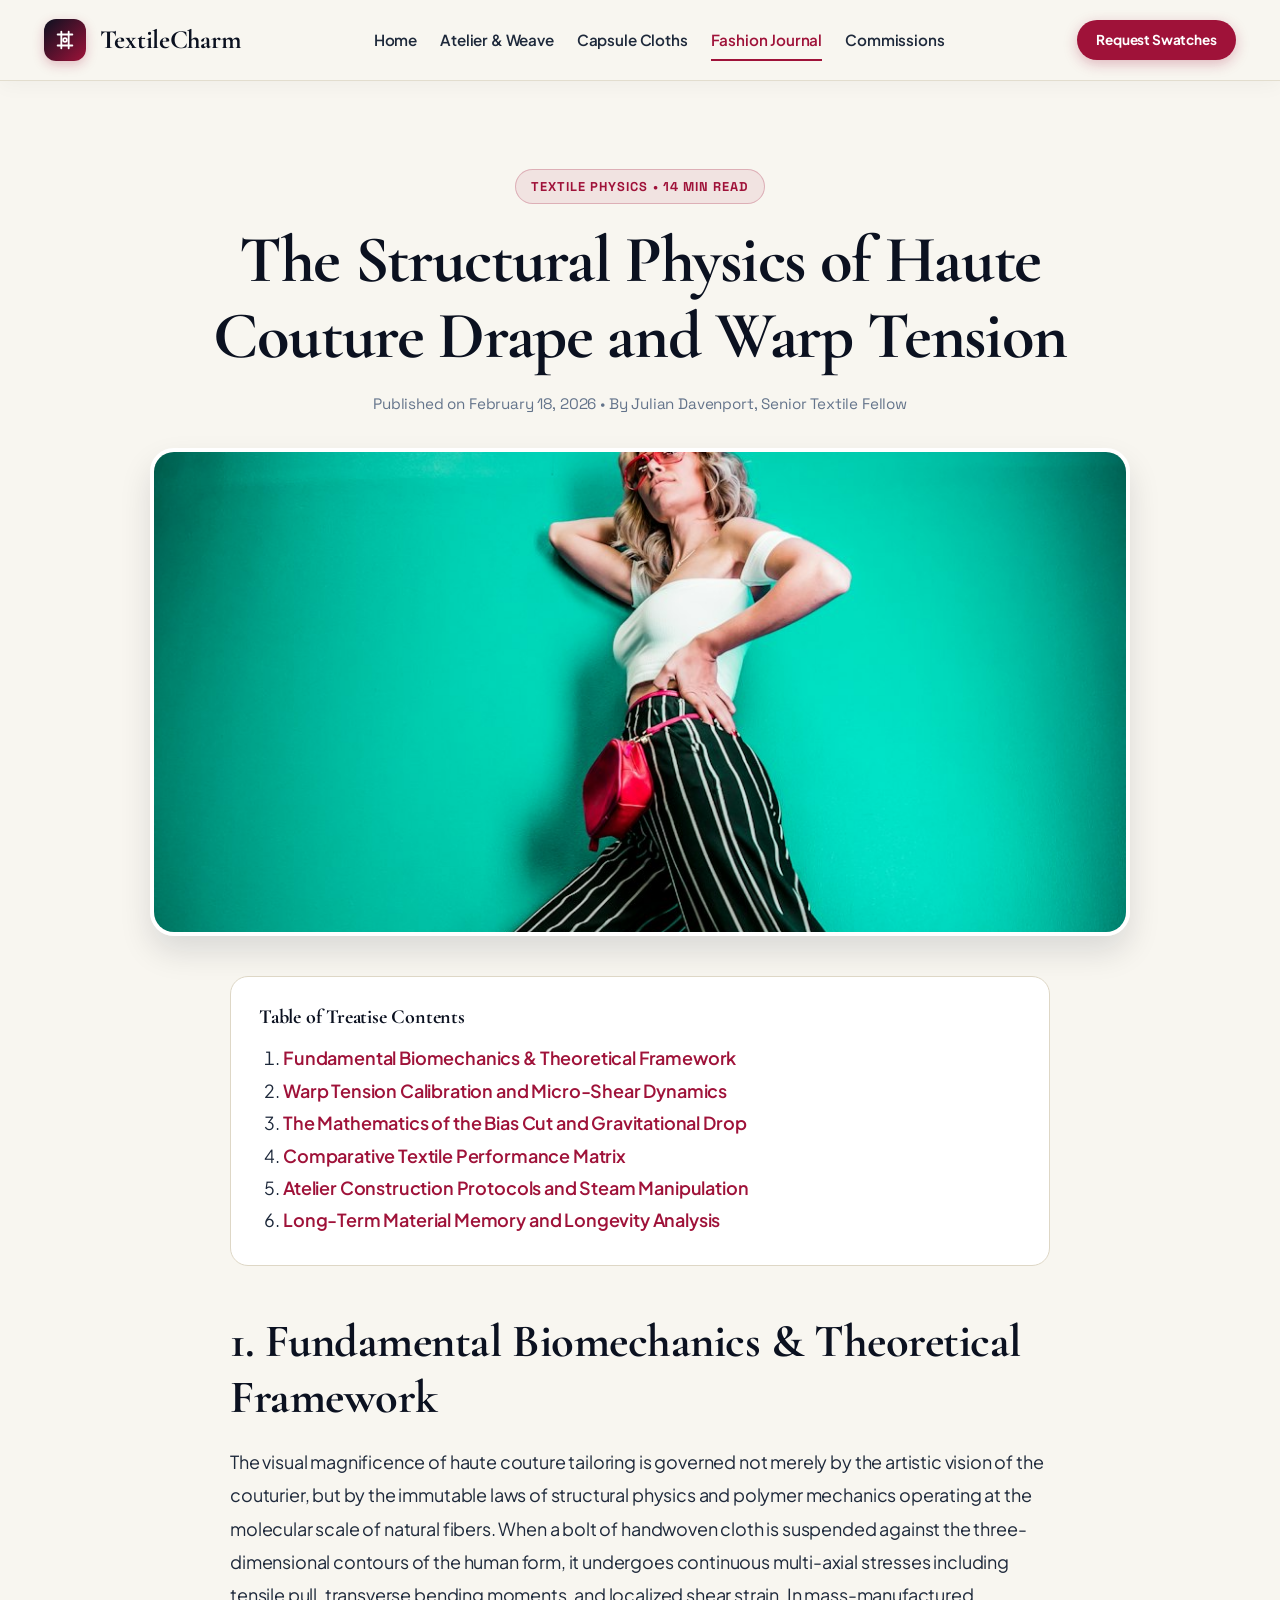
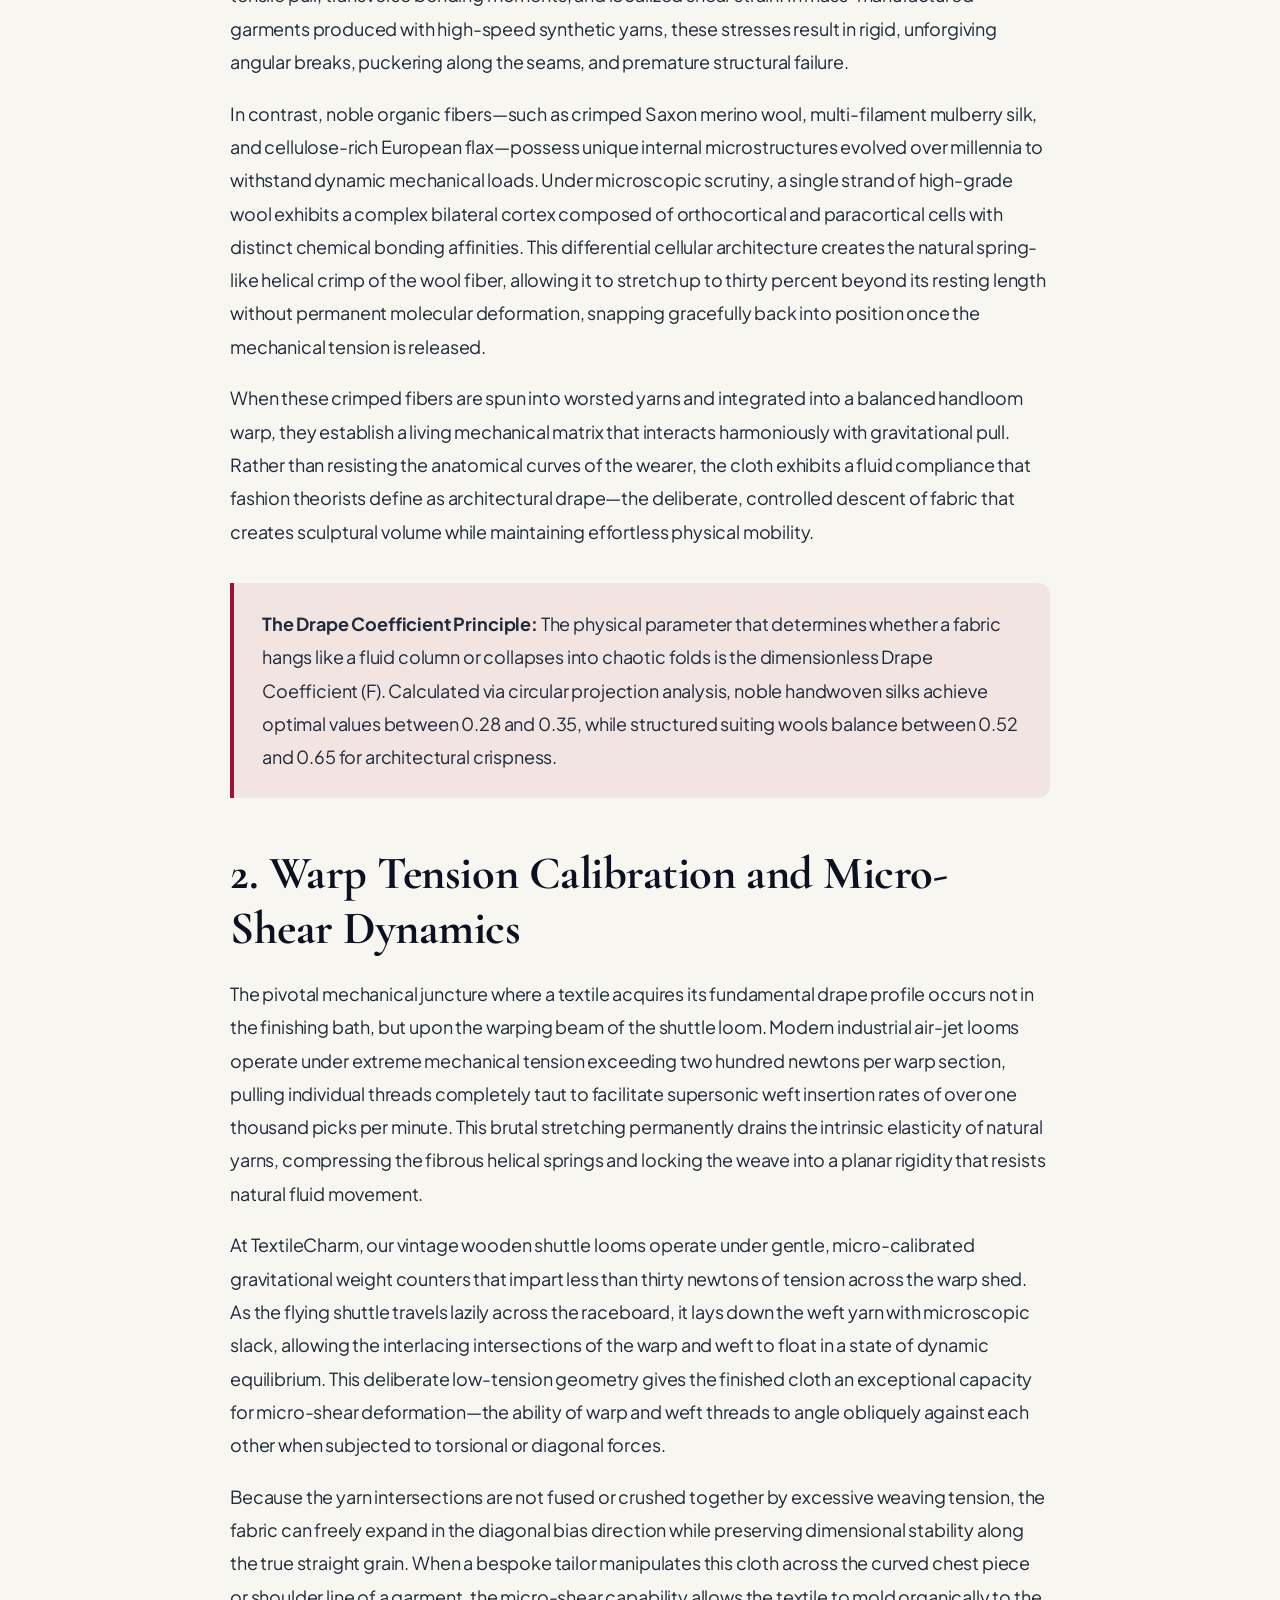
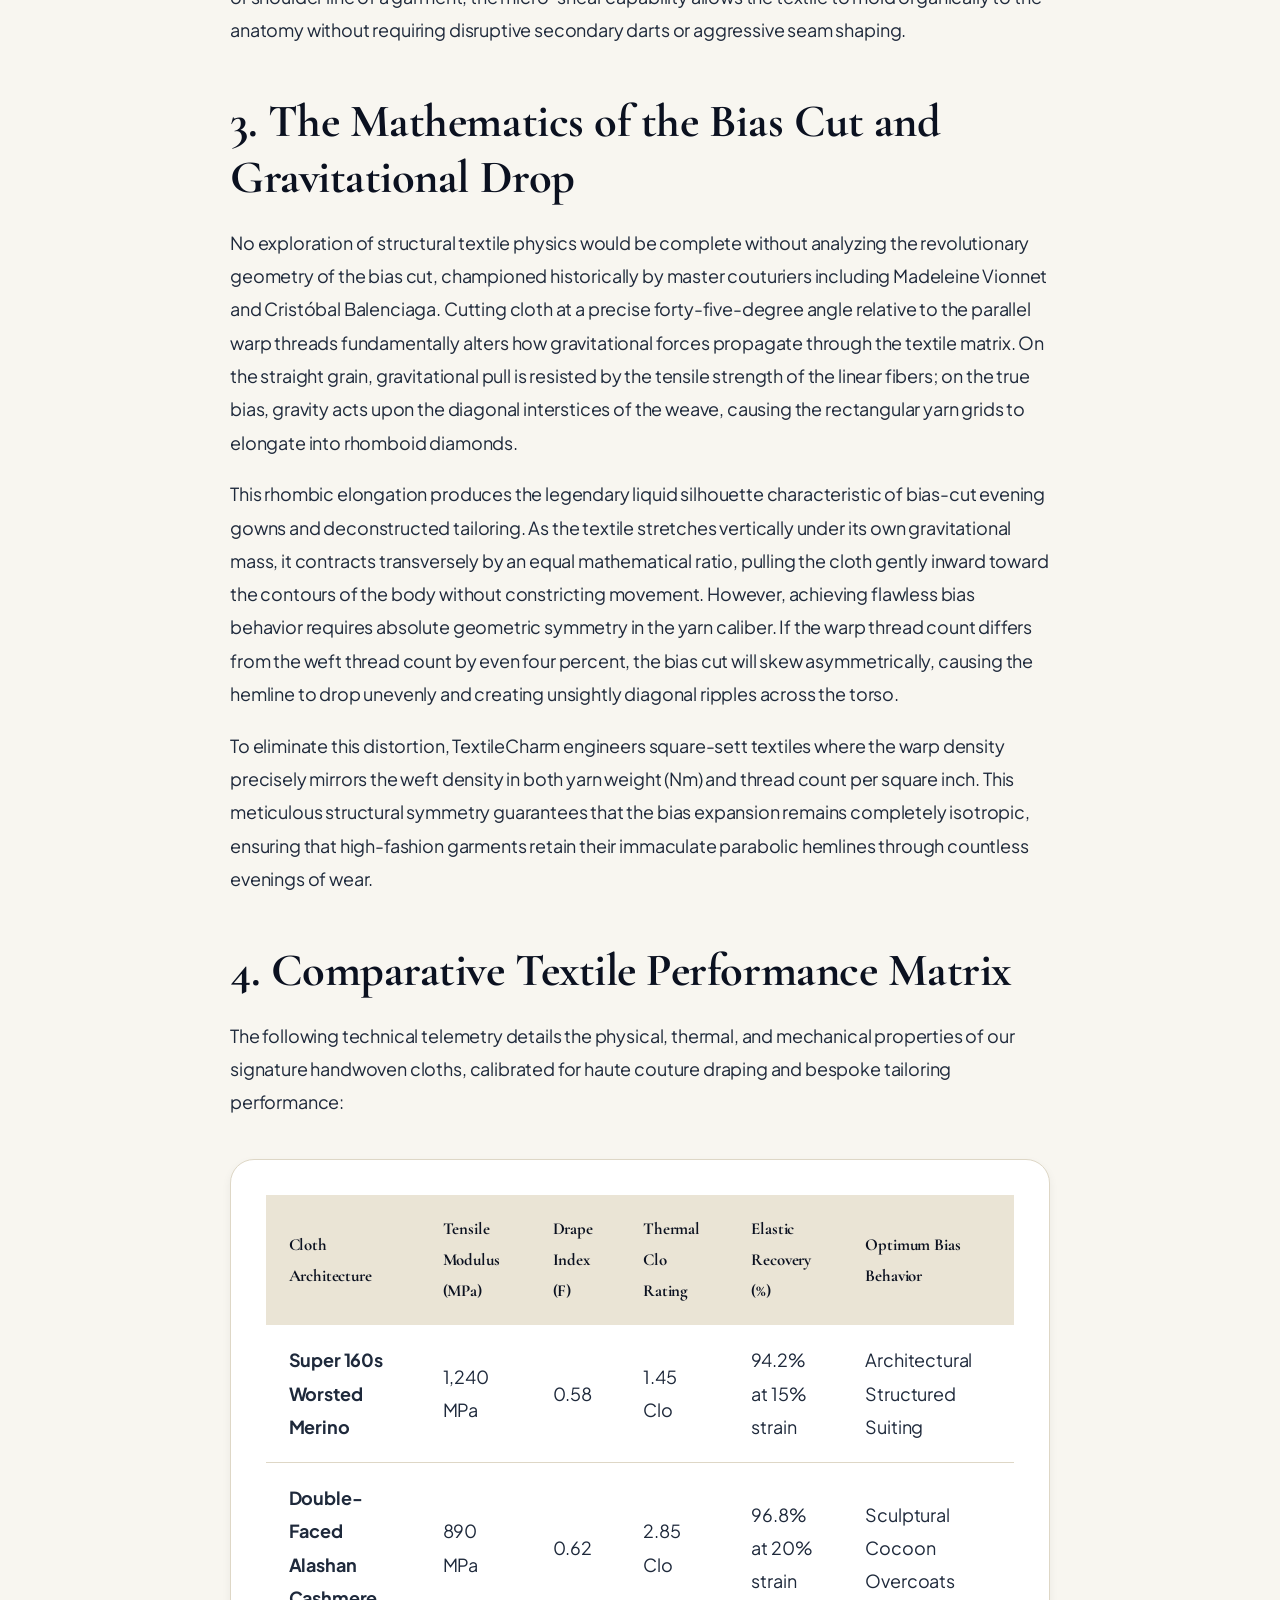
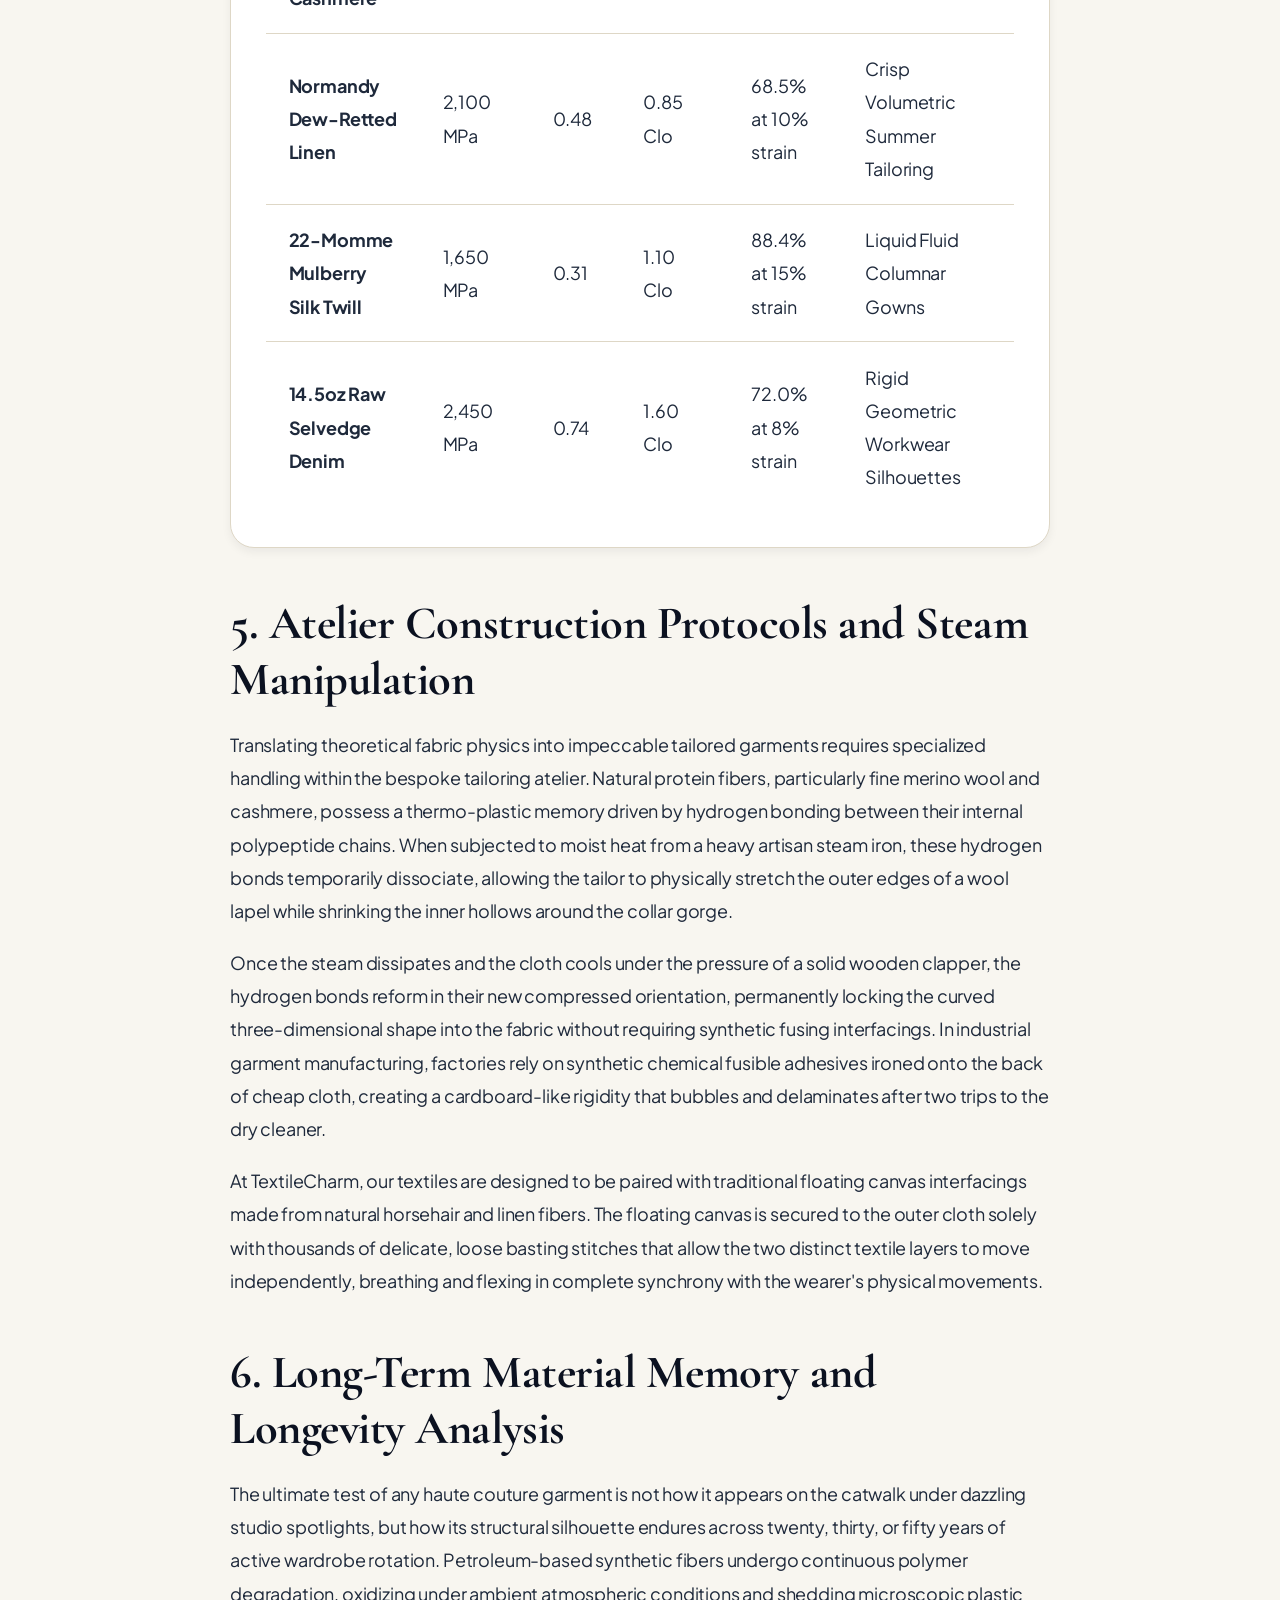
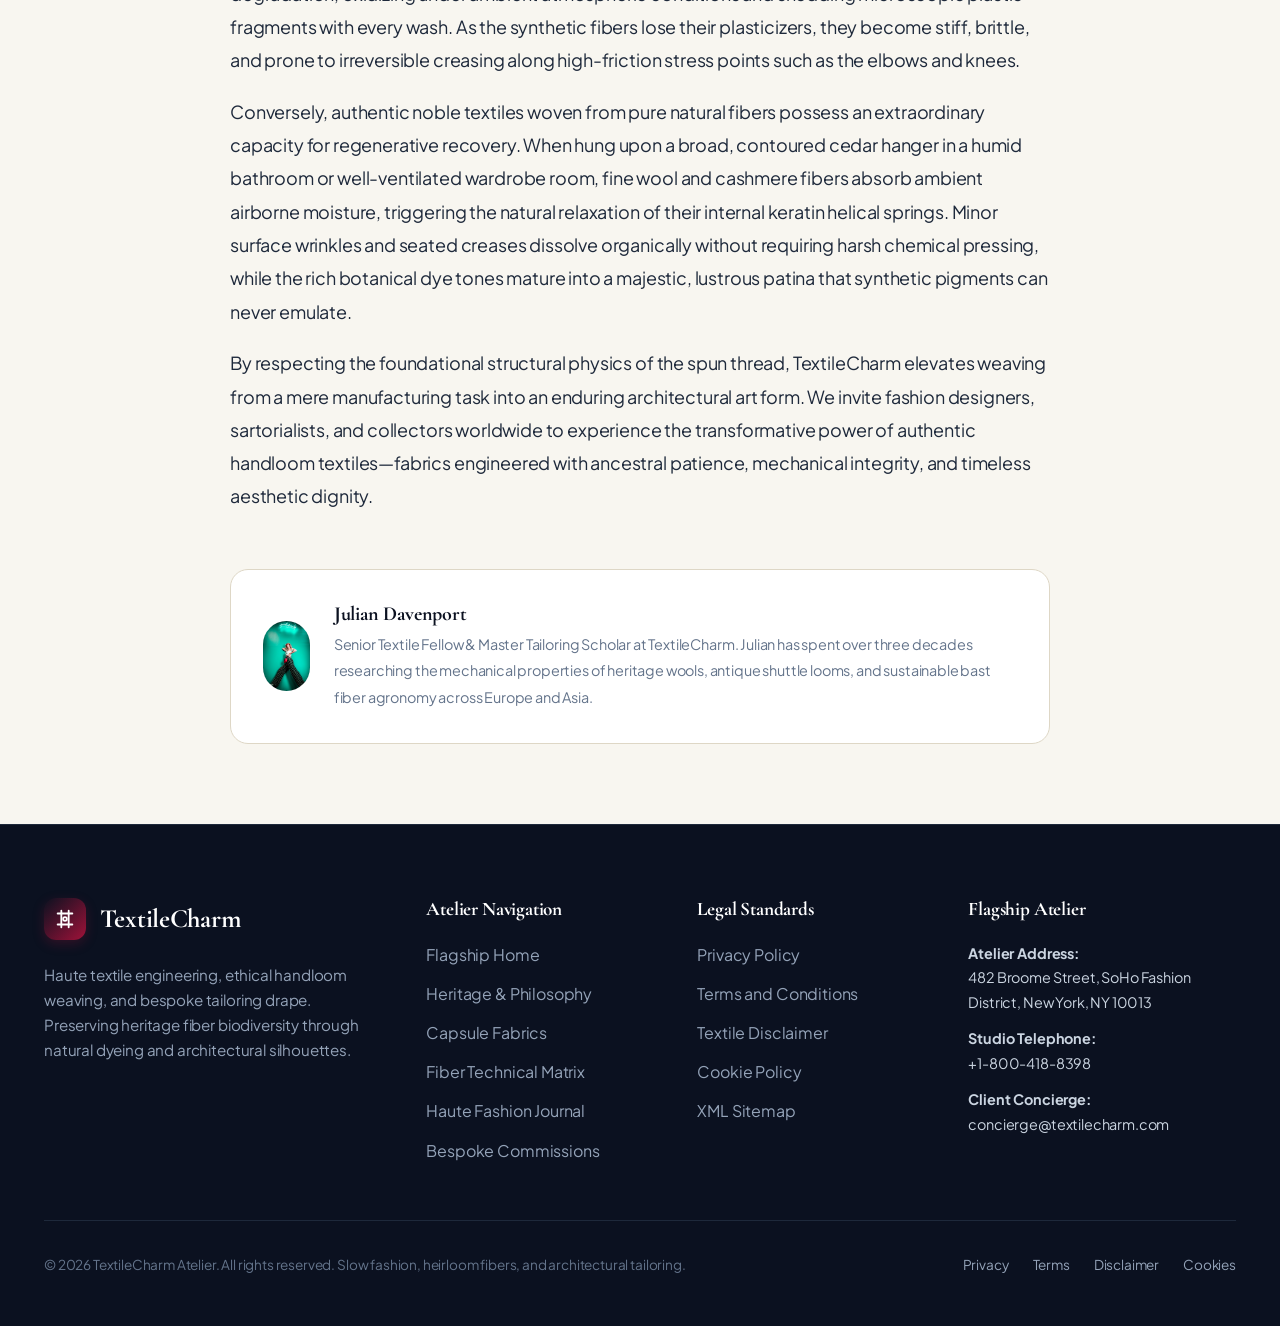
<file: blog/the-structural-physics-of-haute-couture-drape-and-warp-tension.html>
<!DOCTYPE html>
<html lang="en">
<head>
  <meta charset="UTF-8">
  <meta name="viewport" content="width=device-width, initial-scale=1.0">
  <title>The Structural Physics of Haute Couture Drape and Warp Tension | TextileCharm Fashion Journal</title>
  <meta name="description" content="An exhaustive technical analysis of the structural physics of haute couture drape and warp tension, covering materials science, weaving dynamics, and haute couture tailoring principles.">
  <link rel="canonical" href="https://textilecharm.com/blog/the-structural-physics-of-haute-couture-drape-and-warp-tension.html">
  <link rel="preconnect" href="https://fonts.googleapis.com">
  <link rel="preconnect" href="https://fonts.gstatic.com" crossorigin>
  <link href="https://fonts.googleapis.com/css2?family=Cormorant+Garamond:ital,wght@0,400;0,600;0,700;1,400;1,600&family=Plus+Jakarta+Sans:wght@400;500;600;700;800&family=Space+Grotesk:wght@500;700&display=swap" rel="stylesheet">
  <link rel="stylesheet" href="../assets/css/style.css">
  <link rel="icon" href="../favicon.ico">
  <!-- Google tag (gtag.js) -->
<script async src="https://www.googletagmanager.com/gtag/js?id=G-0LY0HY7L01"></script>
<script>
  window.dataLayer = window.dataLayer || [];
  function gtag(){dataLayer.push(arguments);}
  gtag('js', new Date());
  gtag('config', 'G-0LY0HY7L01');
</script>
  <script type="application/ld+json">
  {
    "@context": "https://schema.org",
    "@type": "BlogPosting",
    "headline": "The Structural Physics of Haute Couture Drape and Warp Tension",
    "image": "https://textilecharm.com/assets/images/tailoring_mannequin_drape.jpg",
    "author": {
      "@type": "Person",
      "name": "Julian Davenport",
      "jobTitle": "Master Weaving & Tailoring Scholar"
    },
    "publisher": {
      "@type": "Organization",
      "name": "TextileCharm Atelier",
      "logo": {
        "@type": "ImageObject",
        "url": "https://textilecharm.com/assets/images/hero_textile_atelier_loom.jpg"
      }
    },
    "datePublished": "2026-02-15",
    "dateModified": "2026-03-01",
    "description": "Comprehensive academic treatise on the structural physics of haute couture drape and warp tension."
  }
  </script>
</head>
<body>

<header class="site-header">
  <div class="reading-progress-bar"></div>
  <div class="container header-inner">
    <a href="../index.php" class="site-logo">
      <div class="logo-symbol">
        <svg width="22" height="22" viewBox="0 0 24 24" fill="none" stroke="currentColor" stroke-width="2" stroke-linecap="round" stroke-linejoin="round"><path d="M4 6h16"/><path d="M4 18h16"/><path d="M8 3v18"/><path d="M16 3v18"/><circle cx="12" cy="12" r="2"/></svg>
      </div>
      <span>TextileCharm</span>
    </a>
    <nav class="site-nav">
      <a href="../index.php" class="nav-link">Home</a>
      <a href="../about.html" class="nav-link">Atelier & Weave</a>
      <a href="../index.php#collections" class="nav-link">Capsule Cloths</a>
      <a href="../blog.html" class="nav-link active">Fashion Journal</a>
      <a href="../contact.html" class="nav-link">Commissions</a>
    </nav>
    <div class="header-actions">
      <a href="../contact.html" class="btn btn-primary btn-sm">Request Swatches</a>
      <button class="mobile-toggle" aria-label="Toggle Navigation Menu">
        <svg width="22" height="22" viewBox="0 0 24 24" fill="none" stroke="currentColor" stroke-width="2.2" stroke-linecap="round" stroke-linejoin="round"><line x1="3" y1="12" x2="21" y2="12"/><line x1="3" y1="6" x2="21" y2="6"/><line x1="3" y1="18" x2="21" y2="18"/></svg>
      </button>
    </div>
  </div>
</header>

<div class="drawer-backdrop"></div>
<div class="mobile-drawer">
  <div>
    <div class="mobile-drawer-header">
      <div class="site-logo">
        <div class="logo-symbol">
          <svg width="22" height="22" viewBox="0 0 24 24" fill="none" stroke="currentColor" stroke-width="2" stroke-linecap="round" stroke-linejoin="round"><path d="M4 6h16"/><path d="M4 18h16"/><path d="M8 3v18"/><path d="M16 3v18"/><circle cx="12" cy="12" r="2"/></svg>
        </div>
        <span>TextileCharm</span>
      </div>
      <button class="mobile-drawer-close" aria-label="Close Navigation Menu">
        <svg width="22" height="22" viewBox="0 0 24 24" fill="none" stroke="currentColor" stroke-width="2.2" stroke-linecap="round" stroke-linejoin="round"><line x1="18" y1="6" x2="6" y2="18"/><line x1="6" y1="6" x2="18" y2="18"/></svg>
      </button>
    </div>
    <div class="mobile-nav-links">
      <a href="../index.php" class="nav-link">Home</a>
      <a href="../about.html" class="nav-link">Atelier & Weave</a>
      <a href="../index.php#collections" class="nav-link">Capsule Cloths</a>
      <a href="../blog.html" class="nav-link active">Fashion Journal</a>
      <a href="../contact.html" class="nav-link">Commissions</a>
      <hr style="border:none;border-top:1px solid #ded7c6;margin:0.75rem 0;">
      <a href="../privacy-policy.html" class="nav-link" style="font-size:0.9rem;color:#64748b;">Privacy Policy</a>
      <a href="../terms-and-conditions.html" class="nav-link" style="font-size:0.9rem;color:#64748b;">Terms of Service</a>
      <a href="../disclaimer.html" class="nav-link" style="font-size:0.9rem;color:#64748b;">Fabric Disclaimer</a>
      <a href="../cookie-policy.html" class="nav-link" style="font-size:0.9rem;color:#64748b;">Cookie Policy</a>
    </div>
  </div>
  <div style="padding-top:1.5rem;border-top:1px solid #ded7c6;">
    <a href="../contact.html" class="btn btn-primary" style="width:100%;">Book Tailoring Consultation</a>
  </div>
</div>

<main>
  <div class="container" style="padding-top:2rem;padding-bottom:5rem;">
    <div class="article-header">
      <div class="section-kicker">Textile Physics &bull; 14 Min Read</div>
      <h1>The Structural Physics of Haute Couture Drape and Warp Tension</h1>
      <div style="margin-top:1rem;color:var(--color-slate-500);font-family:var(--font-mono);font-size:0.95rem;">
        Published on February 18, 2026 &bull; By Julian Davenport, Senior Textile Fellow
      </div>
    </div>

    <div class="article-hero-media">
      <img src="../assets/images/tailoring_mannequin_drape.jpg" alt="The Structural Physics of Haute Couture Drape and Warp Tension" width="980" height="480">
    </div>

    <article class="article-content">
      <div class="article-toc">
        <h4 style="margin-bottom:0.75rem;font-family:var(--font-heading);font-size:1.25rem;">Table of Treatise Contents</h4>
        <ol style="margin-bottom:0;padding-left:1.5rem;line-height:1.8;">
          <li><a href="#sec1" style="color:var(--color-mulberry);font-weight:600;">Fundamental Biomechanics & Theoretical Framework</a></li>
          <li><a href="#sec2" style="color:var(--color-mulberry);font-weight:600;">Warp Tension Calibration and Micro-Shear Dynamics</a></li>
          <li><a href="#sec3" style="color:var(--color-mulberry);font-weight:600;">The Mathematics of the Bias Cut and Gravitational Drop</a></li>
          <li><a href="#sec4" style="color:var(--color-mulberry);font-weight:600;">Comparative Textile Performance Matrix</a></li>
          <li><a href="#sec5" style="color:var(--color-mulberry);font-weight:600;">Atelier Construction Protocols and Steam Manipulation</a></li>
          <li><a href="#sec6" style="color:var(--color-mulberry);font-weight:600;">Long-Term Material Memory and Longevity Analysis</a></li>
        </ol>
      </div>

      <h2 id="sec1">1. Fundamental Biomechanics & Theoretical Framework</h2>
      <p>The visual magnificence of haute couture tailoring is governed not merely by the artistic vision of the couturier, but by the immutable laws of structural physics and polymer mechanics operating at the molecular scale of natural fibers. When a bolt of handwoven cloth is suspended against the three-dimensional contours of the human form, it undergoes continuous multi-axial stresses including tensile pull, transverse bending moments, and localized shear strain. In mass-manufactured garments produced with high-speed synthetic yarns, these stresses result in rigid, unforgiving angular breaks, puckering along the seams, and premature structural failure.</p>
      <p>In contrast, noble organic fibers—such as crimped Saxon merino wool, multi-filament mulberry silk, and cellulose-rich European flax—possess unique internal microstructures evolved over millennia to withstand dynamic mechanical loads. Under microscopic scrutiny, a single strand of high-grade wool exhibits a complex bilateral cortex composed of orthocortical and paracortical cells with distinct chemical bonding affinities. This differential cellular architecture creates the natural spring-like helical crimp of the wool fiber, allowing it to stretch up to thirty percent beyond its resting length without permanent molecular deformation, snapping gracefully back into position once the mechanical tension is released.</p>
      <p>When these crimped fibers are spun into worsted yarns and integrated into a balanced handloom warp, they establish a living mechanical matrix that interacts harmoniously with gravitational pull. Rather than resisting the anatomical curves of the wearer, the cloth exhibits a fluid compliance that fashion theorists define as architectural drape—the deliberate, controlled descent of fabric that creates sculptural volume while maintaining effortless physical mobility.</p>

      <div class="callout-box">
        <strong>The Drape Coefficient Principle:</strong> The physical parameter that determines whether a fabric hangs like a fluid column or collapses into chaotic folds is the dimensionless Drape Coefficient (F). Calculated via circular projection analysis, noble handwoven silks achieve optimal values between 0.28 and 0.35, while structured suiting wools balance between 0.52 and 0.65 for architectural crispness.
      </div>

      <h2 id="sec2">2. Warp Tension Calibration and Micro-Shear Dynamics</h2>
      <p>The pivotal mechanical juncture where a textile acquires its fundamental drape profile occurs not in the finishing bath, but upon the warping beam of the shuttle loom. Modern industrial air-jet looms operate under extreme mechanical tension exceeding two hundred newtons per warp section, pulling individual threads completely taut to facilitate supersonic weft insertion rates of over one thousand picks per minute. This brutal stretching permanently drains the intrinsic elasticity of natural yarns, compressing the fibrous helical springs and locking the weave into a planar rigidity that resists natural fluid movement.</p>
      <p>At TextileCharm, our vintage wooden shuttle looms operate under gentle, micro-calibrated gravitational weight counters that impart less than thirty newtons of tension across the warp shed. As the flying shuttle travels lazily across the raceboard, it lays down the weft yarn with microscopic slack, allowing the interlacing intersections of the warp and weft to float in a state of dynamic equilibrium. This deliberate low-tension geometry gives the finished cloth an exceptional capacity for micro-shear deformation—the ability of warp and weft threads to angle obliquely against each other when subjected to torsional or diagonal forces.</p>
      <p>Because the yarn intersections are not fused or crushed together by excessive weaving tension, the fabric can freely expand in the diagonal bias direction while preserving dimensional stability along the true straight grain. When a bespoke tailor manipulates this cloth across the curved chest piece or shoulder line of a garment, the micro-shear capability allows the textile to mold organically to the anatomy without requiring disruptive secondary darts or aggressive seam shaping.</p>

      <h2 id="sec3">3. The Mathematics of the Bias Cut and Gravitational Drop</h2>
      <p>No exploration of structural textile physics would be complete without analyzing the revolutionary geometry of the bias cut, championed historically by master couturiers including Madeleine Vionnet and Cristóbal Balenciaga. Cutting cloth at a precise forty-five-degree angle relative to the parallel warp threads fundamentally alters how gravitational forces propagate through the textile matrix. On the straight grain, gravitational pull is resisted by the tensile strength of the linear fibers; on the true bias, gravity acts upon the diagonal interstices of the weave, causing the rectangular yarn grids to elongate into rhomboid diamonds.</p>
      <p>This rhombic elongation produces the legendary liquid silhouette characteristic of bias-cut evening gowns and deconstructed tailoring. As the textile stretches vertically under its own gravitational mass, it contracts transversely by an equal mathematical ratio, pulling the cloth gently inward toward the contours of the body without constricting movement. However, achieving flawless bias behavior requires absolute geometric symmetry in the yarn caliber. If the warp thread count differs from the weft thread count by even four percent, the bias cut will skew asymmetrically, causing the hemline to drop unevenly and creating unsightly diagonal ripples across the torso.</p>
      <p>To eliminate this distortion, TextileCharm engineers square-sett textiles where the warp density precisely mirrors the weft density in both yarn weight (Nm) and thread count per square inch. This meticulous structural symmetry guarantees that the bias expansion remains completely isotropic, ensuring that high-fashion garments retain their immaculate parabolic hemlines through countless evenings of wear.</p>

      <h2 id="sec4">4. Comparative Textile Performance Matrix</h2>
      <p>The following technical telemetry details the physical, thermal, and mechanical properties of our signature handwoven cloths, calibrated for haute couture draping and bespoke tailoring performance:</p>

      <div class="matrix-container" style="margin:2.5rem 0;">
        <table class="matrix-table">
          <thead>
            <tr>
              <th>Cloth Architecture</th>
              <th>Tensile Modulus (MPa)</th>
              <th>Drape Index (F)</th>
              <th>Thermal Clo Rating</th>
              <th>Elastic Recovery (%)</th>
              <th>Optimum Bias Behavior</th>
            </tr>
          </thead>
          <tbody>
            <tr>
              <td><strong>Super 160s Worsted Merino</strong></td>
              <td>1,240 MPa</td>
              <td>0.58</td>
              <td>1.45 Clo</td>
              <td>94.2% at 15% strain</td>
              <td>Architectural Structured Suiting</td>
            </tr>
            <tr>
              <td><strong>Double-Faced Alashan Cashmere</strong></td>
              <td>890 MPa</td>
              <td>0.62</td>
              <td>2.85 Clo</td>
              <td>96.8% at 20% strain</td>
              <td>Sculptural Cocoon Overcoats</td>
            </tr>
            <tr>
              <td><strong>Normandy Dew-Retted Linen</strong></td>
              <td>2,100 MPa</td>
              <td>0.48</td>
              <td>0.85 Clo</td>
              <td>68.5% at 10% strain</td>
              <td>Crisp Volumetric Summer Tailoring</td>
            </tr>
            <tr>
              <td><strong>22-Momme Mulberry Silk Twill</strong></td>
              <td>1,650 MPa</td>
              <td>0.31</td>
              <td>1.10 Clo</td>
              <td>88.4% at 15% strain</td>
              <td>Liquid Fluid Columnar Gowns</td>
            </tr>
            <tr>
              <td><strong>14.5oz Raw Selvedge Denim</strong></td>
              <td>2,450 MPa</td>
              <td>0.74</td>
              <td>1.60 Clo</td>
              <td>72.0% at 8% strain</td>
              <td>Rigid Geometric Workwear Silhouettes</td>
            </tr>
          </tbody>
        </table>
      </div>

      <h2 id="sec5">5. Atelier Construction Protocols and Steam Manipulation</h2>
      <p>Translating theoretical fabric physics into impeccable tailored garments requires specialized handling within the bespoke tailoring atelier. Natural protein fibers, particularly fine merino wool and cashmere, possess a thermo-plastic memory driven by hydrogen bonding between their internal polypeptide chains. When subjected to moist heat from a heavy artisan steam iron, these hydrogen bonds temporarily dissociate, allowing the tailor to physically stretch the outer edges of a wool lapel while shrinking the inner hollows around the collar gorge.</p>
      <p>Once the steam dissipates and the cloth cools under the pressure of a solid wooden clapper, the hydrogen bonds reform in their new compressed orientation, permanently locking the curved three-dimensional shape into the fabric without requiring synthetic fusing interfacings. In industrial garment manufacturing, factories rely on synthetic chemical fusible adhesives ironed onto the back of cheap cloth, creating a cardboard-like rigidity that bubbles and delaminates after two trips to the dry cleaner.</p>
      <p>At TextileCharm, our textiles are designed to be paired with traditional floating canvas interfacings made from natural horsehair and linen fibers. The floating canvas is secured to the outer cloth solely with thousands of delicate, loose basting stitches that allow the two distinct textile layers to move independently, breathing and flexing in complete synchrony with the wearer's physical movements.</p>

      <h2 id="sec6">6. Long-Term Material Memory and Longevity Analysis</h2>
      <p>The ultimate test of any haute couture garment is not how it appears on the catwalk under dazzling studio spotlights, but how its structural silhouette endures across twenty, thirty, or fifty years of active wardrobe rotation. Petroleum-based synthetic fibers undergo continuous polymer degradation, oxidizing under ambient atmospheric conditions and shedding microscopic plastic fragments with every wash. As the synthetic fibers lose their plasticizers, they become stiff, brittle, and prone to irreversible creasing along high-friction stress points such as the elbows and knees.</p>
      <p>Conversely, authentic noble textiles woven from pure natural fibers possess an extraordinary capacity for regenerative recovery. When hung upon a broad, contoured cedar hanger in a humid bathroom or well-ventilated wardrobe room, fine wool and cashmere fibers absorb ambient airborne moisture, triggering the natural relaxation of their internal keratin helical springs. Minor surface wrinkles and seated creases dissolve organically without requiring harsh chemical pressing, while the rich botanical dye tones mature into a majestic, lustrous patina that synthetic pigments can never emulate.</p>
      <p>By respecting the foundational structural physics of the spun thread, TextileCharm elevates weaving from a mere manufacturing task into an enduring architectural art form. We invite fashion designers, sartorialists, and collectors worldwide to experience the transformative power of authentic handloom textiles—fabrics engineered with ancestral patience, mechanical integrity, and timeless aesthetic dignity.</p>

      <div class="author-box">
        <img src="../assets/images/tailoring_mannequin_drape.jpg" alt="Julian Davenport" style="width:70px;height:70px;border-radius:var(--radius-full);object-fit:cover;">
        <div>
          <h4 style="margin-bottom:0.25rem;font-family:var(--font-heading);">Julian Davenport</h4>
          <p style="color:var(--color-slate-500);font-size:0.9rem;margin-bottom:0;">
            Senior Textile Fellow & Master Tailoring Scholar at TextileCharm. Julian has spent over three decades researching the mechanical properties of heritage wools, antique shuttle looms, and sustainable bast fiber agronomy across Europe and Asia.
          </p>
        </div>
      </div>
    </article>
  </div>
</main>

<footer class="site-footer">
  <div class="container">
    <div class="footer-grid">
      <div class="footer-brand">
        <a href="../index.php" class="site-logo">
          <div class="logo-symbol">
            <svg width="22" height="22" viewBox="0 0 24 24" fill="none" stroke="currentColor" stroke-width="2" stroke-linecap="round" stroke-linejoin="round"><path d="M4 6h16"/><path d="M4 18h16"/><path d="M8 3v18"/><path d="M16 3v18"/><circle cx="12" cy="12" r="2"/></svg>
          </div>
          <span>TextileCharm</span>
        </a>
        <p style="margin-top:1rem;color:#94a3b8;font-size:0.95rem;line-height:1.65;">
          Haute textile engineering, ethical handloom weaving, and bespoke tailoring drape. Preserving heritage fiber biodiversity through natural dyeing and architectural silhouettes.
        </p>
      </div>
      <div class="footer-col">
        <h4>Atelier Navigation</h4>
        <ul class="footer-links">
          <li><a href="../index.php">Flagship Home</a></li>
          <li><a href="../about.html">Heritage & Philosophy</a></li>
          <li><a href="../index.php#collections">Capsule Fabrics</a></li>
          <li><a href="../index.php#matrix">Fiber Technical Matrix</a></li>
          <li><a href="../blog.html">Haute Fashion Journal</a></li>
          <li><a href="../contact.html">Bespoke Commissions</a></li>
        </ul>
      </div>
      <div class="footer-col">
        <h4>Legal Standards</h4>
        <ul class="footer-links">
          <li><a href="../privacy-policy.html">Privacy Policy</a></li>
          <li><a href="../terms-and-conditions.html">Terms and Conditions</a></li>
          <li><a href="../disclaimer.html">Textile Disclaimer</a></li>
          <li><a href="../cookie-policy.html">Cookie Policy</a></li>
          <li><a href="../sitemap.xml">XML Sitemap</a></li>
        </ul>
      </div>
      <div class="footer-col">
        <h4>Flagship Atelier</h4>
        <div style="margin-bottom:0.75rem;font-size:0.9rem;">
          <strong>Atelier Address:</strong><br>
          482 Broome Street, SoHo Fashion District, New York, NY 10013
        </div>
        <div style="margin-bottom:0.75rem;font-size:0.9rem;">
          <strong>Studio Telephone:</strong><br>
          +1-800-418-8398
        </div>
        <div style="font-size:0.9rem;">
          <strong>Client Concierge:</strong><br>
          concierge@textilecharm.com
        </div>
      </div>
    </div>
    <div class="footer-bottom">
      <p>&copy; 2026 TextileCharm Atelier. All rights reserved. Slow fashion, heirloom fibers, and architectural tailoring.</p>
      <div style="display:flex;gap:1.5rem;">
        <a href="../privacy-policy.html">Privacy</a>
        <a href="../terms-and-conditions.html">Terms</a>
        <a href="../disclaimer.html">Disclaimer</a>
        <a href="../cookie-policy.html">Cookies</a>
      </div>
    </div>
  </div>
</footer>
<script src="../assets/js/main.js"></script>

</body>
</html>
</file>
<file: assets/css/style.css>
/* ==========================================================================
   TEXTILECHARM — HAUTE WEAVING & ARTISANAL FASHION ATELIER
   Master Stylesheet v4.0.0 — CSS Safe & Production Ready
   ========================================================================== */

:root {
  /* Typography */
  --font-heading: 'Cormorant Garamond', Garamond, Georgia, serif;
  --font-body: 'Plus Jakarta Sans', -apple-system, BlinkMacSystemFont, 'Segoe UI', Roboto, sans-serif;
  --font-mono: 'Space Grotesk', ui-monospace, SFMono-Regular, monospace;

  /* Color Palette: Indigo Night, Mulberry Madder & Raw Silk */
  --color-indigo-900: #0b1120;
  --color-indigo-800: #131d33;
  --color-indigo-700: #1e293b;
  --color-mulberry: #9f1239;
  --color-mulberry-dark: #881337;
  --color-mulberry-glow: rgba(159, 18, 57, 0.25);
  --color-ochre: #d97706;
  --color-ochre-light: #fbbf24;
  --color-sand: #f8f6f0;
  --color-raw-silk: #eae4d5;
  --color-cream-border: #ded7c6;
  --color-slate-800: #1e293b;
  --color-slate-600: #475569;
  --color-slate-500: #64748b;
  --color-slate-400: #94a3b8;
  --color-slate-300: #cbd5e1;
  --color-slate-200: #e2e8f0;
  --color-white: #ffffff;

  /* Spacing */
  --space-xs: 0.25rem;
  --space-sm: 0.5rem;
  --space-md: 1rem;
  --space-lg: 1.5rem;
  --space-xl: 2rem;
  --space-2xl: 3rem;
  --space-3xl: 4.5rem;
  --space-4xl: 6rem;

  /* Radius & Shadows */
  --radius-xs: 4px;
  --radius-sm: 8px;
  --radius-md: 12px;
  --radius-lg: 18px;
  --radius-xl: 24px;
  --radius-full: 9999px;

  --shadow-subtle: 0 2px 6px rgba(11, 17, 32, 0.05);
  --shadow-sm: 0 4px 10px rgba(11, 17, 32, 0.06);
  --shadow-md: 0 8px 20px rgba(11, 17, 32, 0.08);
  --shadow-lg: 0 16px 32px rgba(11, 17, 32, 0.12);
  --shadow-xl: 0 24px 48px rgba(11, 17, 32, 0.16);

  --container-max: 1240px;
  --header-height: 80px;
}

/* Reset */
*, *::before, *::after {
  box-sizing: border-box;
  margin: 0;
  padding: 0;
}

html {
  font-size: 16px;
  scroll-behavior: smooth;
  -webkit-text-size-adjust: 100%;
}

body {
  font-family: var(--font-body);
  color: var(--color-slate-800);
  background-color: var(--color-sand);
  line-height: 1.7;
  letter-spacing: -0.01em;
  overflow-x: hidden;
  position: relative;
}

img, picture, video, svg {
  display: block;
  max-width: 100%;
  height: auto;
}

a {
  color: inherit;
  text-decoration: none;
  transition: all 0.2s ease;
}

button, input, select, textarea {
  font: inherit;
}

/* Typography Hierarchy */
h1, h2, h3, h4, h5, h6 {
  font-family: var(--font-heading);
  color: var(--color-indigo-900);
  line-height: 1.25;
  letter-spacing: -0.01em;
  font-weight: 700;
}

h1 {
  font-size: clamp(2.6rem, 5.2vw, 4.2rem);
  font-weight: 700;
  letter-spacing: -0.02em;
  line-height: 1.15;
}

h2 {
  font-size: clamp(2rem, 3.8vw, 2.9rem);
  line-height: 1.2;
}

h3 {
  font-size: clamp(1.4rem, 2.4vw, 1.85rem);
  line-height: 1.3;
}

h4 {
  font-size: 1.25rem;
}

p {
  margin-bottom: 1.15rem;
}

p:last-child {
  margin-bottom: 0;
}

/* Containers & Sections */
.container {
  width: 100%;
  max-width: var(--container-max);
  margin-left: auto;
  margin-right: auto;
  padding-left: 1.5rem;
  padding-right: 1.5rem;
}

.section {
  padding-top: var(--space-4xl);
  padding-bottom: var(--space-4xl);
  position: relative;
}

.section-alt {
  background-color: var(--color-white);
  border-top: 1px solid var(--color-cream-border);
  border-bottom: 1px solid var(--color-cream-border);
}

.section-dark {
  background-color: var(--color-indigo-900);
  color: var(--color-sand);
}

.section-dark h2,
.section-dark h3,
.section-dark h4 {
  color: var(--color-white);
}

.section-dark p {
  color: var(--color-slate-300);
}

.section-header {
  text-align: center;
  max-width: 780px;
  margin: 0 auto 3.5rem auto;
}

.section-header.text-left {
  text-align: left;
  margin-left: 0;
}

.section-kicker {
  display: inline-flex;
  align-items: center;
  gap: 0.5rem;
  padding: 0.35rem 0.95rem;
  background: rgba(159, 18, 57, 0.08);
  color: var(--color-mulberry);
  font-family: var(--font-mono);
  font-size: 0.8rem;
  font-weight: 700;
  text-transform: uppercase;
  letter-spacing: 0.08em;
  border-radius: var(--radius-full);
  margin-bottom: 1.1rem;
  border: 1px solid rgba(159, 18, 57, 0.25);
}

.section-dark .section-kicker {
  background: rgba(217, 119, 6, 0.15);
  color: var(--color-ochre-light);
  border-color: rgba(217, 119, 6, 0.35);
}

.section-title {
  margin-bottom: 1.15rem;
}

.section-subtitle {
  font-size: 1.15rem;
  color: var(--color-slate-600);
  line-height: 1.65;
}

.section-dark .section-subtitle {
  color: var(--color-slate-400);
}

/* ==========================================================================
   HEADER & NAVIGATION — HAUTE ATELIER
   ========================================================================== */
.reading-progress-bar {
  position: fixed;
  top: 0;
  left: 0;
  height: 3px;
  background: linear-gradient(90deg, var(--color-mulberry), var(--color-ochre));
  width: 0%;
  z-index: 9999;
  transition: width 0.1s ease;
}

.site-header {
  position: sticky;
  top: 0;
  z-index: 1000;
  width: 100%;
  background: rgba(248, 246, 240, 0.96);
  backdrop-filter: blur(14px);
  -webkit-backdrop-filter: blur(14px);
  border-bottom: 1px solid rgba(222, 215, 198, 0.8);
  box-shadow: 0 4px 20px rgba(11, 17, 32, 0.04);
  transition: all 0.3s ease;
}

.header-inner {
  height: var(--header-height);
  display: flex;
  align-items: center;
  justify-content: space-between;
  gap: 1.5rem;
  flex-wrap: nowrap;
}

.site-logo {
  display: flex;
  align-items: center;
  gap: 0.85rem;
  font-family: var(--font-heading);
  font-weight: 700;
  font-size: 1.65rem;
  color: var(--color-indigo-900);
  letter-spacing: -0.01em;
  white-space: nowrap;
  flex-shrink: 0;
  text-decoration: none;
}

.logo-symbol {
  width: 42px;
  height: 42px;
  background: linear-gradient(135deg, var(--color-indigo-900), var(--color-mulberry));
  color: var(--color-white);
  border-radius: var(--radius-md);
  display: flex;
  align-items: center;
  justify-content: center;
  box-shadow: 0 4px 12px rgba(159, 18, 57, 0.25);
  flex-shrink: 0;
}

.site-nav {
  display: flex;
  align-items: center;
  gap: clamp(1rem, 1.8vw, 2.2rem);
  white-space: nowrap;
  margin: 0;
  padding: 0;
}

.nav-link {
  font-family: var(--font-body);
  font-weight: 600;
  font-size: 0.95rem;
  color: var(--color-slate-800);
  position: relative;
  padding: 0.5rem 0;
  transition: color 0.2s ease;
  text-decoration: none;
}

.nav-link:hover,
.nav-link.active {
  color: var(--color-mulberry);
}

.nav-link::after {
  content: '';
  position: absolute;
  bottom: 0;
  left: 0;
  width: 0%;
  height: 2px;
  background-color: var(--color-mulberry);
  transition: width 0.25s ease;
}

.nav-link:hover::after,
.nav-link.active::after {
  width: 100%;
}

.header-actions {
  display: flex;
  align-items: center;
  gap: 1rem;
  flex-shrink: 0;
}

/* Mobile Toggle & Drawer */
.mobile-toggle {
  display: none;
  width: 44px;
  height: 44px;
  background: rgba(159, 18, 57, 0.08);
  border: 1px solid rgba(159, 18, 57, 0.2);
  border-radius: var(--radius-md);
  cursor: pointer;
  padding: 0;
  color: var(--color-indigo-900);
  align-items: center;
  justify-content: center;
  transition: all 0.2s ease;
}

.mobile-toggle:hover {
  background: rgba(159, 18, 57, 0.15);
  color: var(--color-mulberry);
}

.mobile-drawer {
  position: fixed;
  top: 0;
  right: -100%;
  width: 340px;
  max-width: 85vw;
  height: 100vh;
  background: var(--color-white);
  z-index: 1050;
  padding: 2rem 1.75rem;
  display: flex;
  flex-direction: column;
  justify-content: space-between;
  box-shadow: -10px 0 35px rgba(11, 17, 32, 0.15);
  transition: right 0.35s cubic-bezier(0.16, 1, 0.3, 1);
  overflow-y: auto;
}

.mobile-drawer.open {
  right: 0;
}

.mobile-drawer-header {
  display: flex;
  align-items: center;
  justify-content: space-between;
  padding-bottom: 1.25rem;
  border-bottom: 1px solid var(--color-cream-border);
  margin-bottom: 1.5rem;
}

.mobile-drawer-close {
  width: 40px;
  height: 40px;
  border-radius: var(--radius-md);
  background: var(--color-sand);
  border: 1px solid var(--color-slate-300);
  display: flex;
  align-items: center;
  justify-content: center;
  cursor: pointer;
  color: var(--color-indigo-900);
  transition: background 0.2s ease;
}

.mobile-drawer-close:hover {
  background: #e7dfd3;
  color: var(--color-mulberry);
}

.mobile-nav-links {
  display: flex;
  flex-direction: column;
  gap: 0.85rem;
}

.mobile-nav-links .nav-link {
  font-size: 1.1rem;
  font-weight: 600;
  padding: 0.6rem 0.5rem;
  border-radius: var(--radius-sm);
  display: block;
}

.mobile-nav-links .nav-link:hover,
.mobile-nav-links .nav-link.active {
  background: rgba(159, 18, 57, 0.06);
  color: var(--color-mulberry);
}

.drawer-backdrop {
  position: fixed;
  inset: 0;
  background: rgba(11, 17, 32, 0.55);
  backdrop-filter: blur(5px);
  -webkit-backdrop-filter: blur(5px);
  z-index: 1040;
  opacity: 0;
  pointer-events: none;
  transition: opacity 0.3s ease;
}

.drawer-backdrop.open {
  opacity: 1;
  pointer-events: auto;
}

/* Buttons */
.btn {
  display: inline-flex;
  align-items: center;
  justify-content: center;
  gap: 0.5rem;
  font-family: var(--font-body);
  font-weight: 700;
  font-size: 0.95rem;
  padding: 0.75rem 1.6rem;
  border-radius: var(--radius-full);
  cursor: pointer;
  transition: all 0.25s ease;
  border: 1px solid transparent;
  text-decoration: none;
  white-space: nowrap;
}

.btn-primary {
  background: var(--color-mulberry);
  color: var(--color-white);
  box-shadow: 0 4px 14px rgba(159, 18, 57, 0.28);
}

.btn-primary:hover {
  background: var(--color-mulberry-dark);
  transform: translateY(-2px);
  box-shadow: 0 6px 18px rgba(159, 18, 57, 0.35);
  color: var(--color-white);
}

.btn-secondary {
  background: var(--color-raw-silk);
  color: var(--color-indigo-900);
  border-color: var(--color-cream-border);
}

.btn-secondary:hover {
  background: #ded7c6;
  color: var(--color-indigo-900);
  transform: translateY(-2px);
}

.btn-outline {
  background: transparent;
  color: var(--color-mulberry);
  border-color: var(--color-mulberry);
}

.btn-outline:hover {
  background: rgba(159, 18, 57, 0.08);
}

.btn-lg {
  padding: 0.95rem 2.2rem;
  font-size: 1.05rem;
}

.btn-sm {
  padding: 0.45rem 1.15rem;
  font-size: 0.85rem;
}

/* ==========================================================================
   HOMEPAGE SPECIFIC SECTIONS
   ========================================================================== */

/* Hero */
.hero-section {
  padding: 5rem 0 6rem 0;
  background: radial-gradient(circle at 80% 20%, rgba(159, 18, 57, 0.12), transparent 55%), var(--color-sand);
  border-bottom: 1px solid var(--color-cream-border);
}

.hero-grid {
  display: grid;
  grid-template-columns: 1.15fr 0.85fr;
  gap: 3.5rem;
  align-items: center;
}

.hero-title {
  margin-bottom: 1.25rem;
}

.hero-title span.text-highlight {
  color: var(--color-mulberry);
  font-style: italic;
}

.hero-desc {
  font-size: 1.15rem;
  color: var(--color-slate-600);
  margin-bottom: 2rem;
  max-width: 580px;
}

.hero-actions {
  display: flex;
  gap: 1.15rem;
  flex-wrap: wrap;
  margin-bottom: 2.75rem;
}

.hero-stats {
  display: grid;
  grid-template-columns: repeat(3, 1fr);
  gap: 1.5rem;
  padding-top: 2rem;
  border-top: 1px solid var(--color-slate-300);
}

.stat-item .stat-num {
  font-size: 2.1rem;
  font-weight: 700;
  font-family: var(--font-heading);
  color: var(--color-indigo-900);
  line-height: 1.1;
}

.stat-item .stat-num span {
  color: var(--color-mulberry);
  font-size: 1.1rem;
  font-weight: 600;
  margin-left: 0.2rem;
}

.stat-item .stat-label {
  font-size: 0.85rem;
  color: var(--color-slate-600);
  margin-top: 0.35rem;
}

.hero-image-wrapper {
  position: relative;
  border-radius: var(--radius-xl);
  overflow: hidden;
  box-shadow: var(--shadow-xl);
  border: 4px solid var(--color-white);
}

.hero-image-wrapper img {
  width: 100%;
  height: 530px;
  object-fit: cover;
}

/* Anatomy Section */
.anatomy-grid {
  display: grid;
  grid-template-columns: repeat(3, 1fr);
  gap: 2rem;
}

.anatomy-card {
  background: var(--color-white);
  border-radius: var(--radius-lg);
  padding: 2.2rem;
  border: 1px solid var(--color-cream-border);
  box-shadow: var(--shadow-sm);
  position: relative;
  transition: all 0.3s ease;
}

.anatomy-card:hover {
  transform: translateY(-5px);
  box-shadow: var(--shadow-lg);
  border-color: var(--color-mulberry);
}

.anatomy-number {
  position: absolute;
  top: 1.5rem;
  right: 1.5rem;
  font-family: var(--font-mono);
  font-size: 1.5rem;
  font-weight: 800;
  color: var(--color-slate-300);
}

.anatomy-card h3 {
  margin-bottom: 0.85rem;
  padding-right: 2rem;
}

/* Collections Grid */
.collections-grid {
  display: grid;
  grid-template-columns: repeat(4, 1fr);
  gap: 1.75rem;
}

.collection-card {
  background: var(--color-white);
  border-radius: var(--radius-lg);
  overflow: hidden;
  border: 1px solid var(--color-cream-border);
  box-shadow: var(--shadow-sm);
  display: flex;
  flex-direction: column;
  transition: all 0.3s ease;
}

.collection-card:hover {
  transform: translateY(-6px);
  box-shadow: var(--shadow-xl);
  border-color: var(--color-mulberry);
}

.card-image-wrap {
  aspect-ratio: 4/3;
  overflow: hidden;
  position: relative;
}

.card-image-wrap img {
  width: 100%;
  height: 100%;
  object-fit: cover;
  transition: transform 0.4s ease;
}

.collection-card:hover .card-image-wrap img {
  transform: scale(1.05);
}

.card-badge {
  position: absolute;
  top: 1rem;
  left: 1rem;
  background: var(--color-indigo-900);
  color: var(--color-white);
  padding: 0.25rem 0.75rem;
  border-radius: var(--radius-full);
  font-size: 0.75rem;
  font-weight: 700;
  text-transform: uppercase;
  letter-spacing: 0.05em;
}

.card-body {
  padding: 1.5rem;
  display: flex;
  flex-direction: column;
  flex-grow: 1;
}

.card-body h3 {
  margin-bottom: 0.5rem;
}

.card-footer {
  display: flex;
  justify-content: space-between;
  align-items: center;
  padding-top: 1rem;
  border-top: 1px solid var(--color-cream-border);
  margin-top: auto;
}

/* Technical Matrix & Tables */
.matrix-container {
  background: var(--color-white);
  border-radius: var(--radius-xl);
  padding: 2.2rem;
  border: 1px solid var(--color-cream-border);
  box-shadow: var(--shadow-sm);
  overflow-x: auto;
}

.matrix-table {
  width: 100%;
  border-collapse: collapse;
  min-width: 620px;
}

.matrix-table th, .matrix-table td {
  padding: 1.15rem 1.4rem;
  text-align: left;
}

.matrix-table th {
  background: var(--color-raw-silk);
  font-weight: 700;
  font-family: var(--font-heading);
  color: var(--color-indigo-900);
  font-size: 1.05rem;
}

.matrix-table tr:not(:last-child) td {
  border-bottom: 1px solid var(--color-cream-border);
}

/* Telemetry Grid */
.telemetry-grid {
  display: grid;
  grid-template-columns: repeat(4, 1fr);
  gap: 1.5rem;
}

.telemetry-card {
  background: rgba(255, 255, 255, 0.04);
  border: 1px solid rgba(255, 255, 255, 0.1);
  padding: 2.2rem 1.75rem;
  border-radius: var(--radius-lg);
  transition: all 0.3s ease;
}

.telemetry-card:hover {
  background: rgba(255, 255, 255, 0.07);
  border-color: rgba(217, 119, 6, 0.4);
  transform: translateY(-4px);
}

.telemetry-metric {
  font-family: var(--font-mono);
  font-size: 2.4rem;
  font-weight: 800;
  color: var(--color-ochre);
  margin-bottom: 0.5rem;
  line-height: 1.1;
}

/* Reviews / Testimonials */
.reviews-grid {
  display: grid;
  grid-template-columns: repeat(3, 1fr);
  gap: 2rem;
}

.review-card {
  background: var(--color-white);
  border-radius: var(--radius-lg);
  padding: 2.2rem;
  border: 1px solid var(--color-cream-border);
  box-shadow: var(--shadow-sm);
  display: flex;
  flex-direction: column;
  justify-content: space-between;
  transition: all 0.3s ease;
}

.review-card:hover {
  transform: translateY(-4px);
  box-shadow: var(--shadow-lg);
  border-color: var(--color-mulberry);
}

.stars {
  color: var(--color-ochre);
  font-size: 1.1rem;
  margin-bottom: 1rem;
}

/* Blog Grid */
.blog-grid {
  display: grid;
  grid-template-columns: repeat(3, 1fr);
  gap: 2rem;
}

.blog-card {
  background: var(--color-white);
  border-radius: var(--radius-lg);
  overflow: hidden;
  border: 1px solid var(--color-cream-border);
  box-shadow: var(--shadow-sm);
  display: flex;
  flex-direction: column;
  transition: all 0.3s ease;
}

.blog-card:hover {
  transform: translateY(-6px);
  box-shadow: var(--shadow-xl);
  border-color: var(--color-mulberry);
}

.blog-card-media {
  aspect-ratio: 16/9;
  overflow: hidden;
}

.blog-card-media img {
  width: 100%;
  height: 100%;
  object-fit: cover;
  transition: transform 0.4s ease;
}

.blog-card:hover .blog-card-media img {
  transform: scale(1.05);
}

.blog-card-body {
  padding: 1.75rem;
  display: flex;
  flex-direction: column;
  flex-grow: 1;
}

.blog-card-meta {
  display: flex;
  align-items: center;
  gap: 1rem;
  margin-bottom: 0.75rem;
  font-size: 0.85rem;
  color: var(--color-slate-500);
  font-family: var(--font-mono);
}

.blog-card-body h3 {
  margin-bottom: 0.75rem;
}

/* FAQ Accordion */
.faq-list {
  max-width: 820px;
  margin: 0 auto;
  display: flex;
  flex-direction: column;
  gap: 1rem;
}

.faq-item {
  background: var(--color-white);
  border: 1px solid var(--color-cream-border);
  border-radius: var(--radius-md);
  overflow: hidden;
  box-shadow: var(--shadow-subtle);
  transition: border-color 0.2s ease;
}

.faq-item:hover {
  border-color: var(--color-mulberry);
}

.faq-question {
  width: 100%;
  padding: 1.35rem 1.75rem;
  display: flex;
  justify-content: space-between;
  align-items: center;
  background: none;
  border: none;
  cursor: pointer;
  text-align: left;
  font-family: var(--font-heading);
  font-size: 1.2rem;
  font-weight: 700;
  color: var(--color-indigo-900);
}

.faq-icon {
  width: 22px;
  height: 22px;
  transition: transform 0.3s ease;
  color: var(--color-mulberry);
  flex-shrink: 0;
}

.faq-item.active .faq-icon {
  transform: rotate(180deg);
}

.faq-answer {
  max-height: 0;
  overflow: hidden;
  transition: max-height 0.3s ease, padding 0.3s ease;
  padding: 0 1.75rem;
  color: var(--color-slate-600);
}

.faq-item.active .faq-answer {
  max-height: 500px;
  padding-bottom: 1.5rem;
}

/* CTA Banner */
.cta-banner {
  background: linear-gradient(135deg, var(--color-indigo-900), #1a2234);
  border-radius: var(--radius-xl);
  padding: 4.5rem 2.5rem;
  text-align: center;
  color: var(--color-white);
  border: 1px solid rgba(255, 255, 255, 0.1);
  box-shadow: var(--shadow-xl);
}

.cta-banner h2 {
  color: var(--color-white);
  margin-bottom: 1rem;
}

.cta-form {
  display: flex;
  max-width: 520px;
  margin: 1.75rem auto 0 auto;
  gap: 0.5rem;
}

.cta-input {
  flex-grow: 1;
  padding: 0.85rem 1.35rem;
  border-radius: var(--radius-full);
  border: 1px solid rgba(255, 255, 255, 0.25);
  background: rgba(255, 255, 255, 0.1);
  color: var(--color-white);
  font-size: 0.95rem;
}

.cta-input::placeholder {
  color: rgba(255, 255, 255, 0.6);
}

/* Footer */
.site-footer {
  background: var(--color-indigo-900);
  color: var(--color-slate-300);
  padding: 4.5rem 0 2rem 0;
  border-top: 1px solid #1e293b;
}

.footer-grid {
  display: grid;
  grid-template-columns: 1.5fr 1fr 1fr 1.2fr;
  gap: 3rem;
  margin-bottom: 3.5rem;
}

.footer-brand .site-logo {
  color: var(--color-white);
  margin-bottom: 1.25rem;
}

.footer-col h4 {
  color: var(--color-white);
  font-family: var(--font-heading);
  margin-bottom: 1.25rem;
  font-size: 1.2rem;
}

.footer-links {
  list-style: none;
  display: flex;
  flex-direction: column;
  gap: 0.75rem;
}

.footer-links a {
  color: var(--color-slate-400);
}

.footer-links a:hover {
  color: var(--color-mulberry);
  transform: translateX(3px);
}

.footer-bottom {
  padding-top: 2rem;
  border-top: 1px solid #1e293b;
  display: flex;
  justify-content: space-between;
  flex-wrap: wrap;
  gap: 1.25rem;
  font-size: 0.85rem;
  color: var(--color-slate-500);
}

.footer-bottom a {
  color: var(--color-slate-400);
}

.footer-bottom a:hover {
  color: var(--color-mulberry);
}

/* Editorial & Article Styling */
.article-header {
  padding: 3.5rem 0 2rem 0;
  text-align: center;
  max-width: 880px;
  margin: 0 auto;
}

.article-hero-media {
  max-width: 980px;
  margin: 0 auto 2.5rem auto;
  border-radius: var(--radius-xl);
  overflow: hidden;
  box-shadow: var(--shadow-lg);
  border: 4px solid var(--color-white);
}

.article-hero-media img {
  width: 100%;
  height: 480px;
  object-fit: cover;
}

.article-content {
  max-width: 820px;
  margin: 0 auto;
  font-size: 1.125rem;
  line-height: 1.85;
  color: var(--color-slate-800);
}

.article-content h2 {
  margin-top: 3rem;
  margin-bottom: 1.25rem;
}

.article-content h3 {
  margin-top: 2.25rem;
  margin-bottom: 1rem;
}

.article-content ul, .article-content ol {
  margin-bottom: 1.5rem;
  padding-left: 1.5rem;
}

.article-toc {
  background: var(--color-white);
  border: 1px solid var(--color-cream-border);
  border-radius: var(--radius-lg);
  padding: 1.75rem;
  margin: 2.2rem 0;
}

.callout-box {
  background: rgba(159, 18, 57, 0.08);
  border-left: 4px solid var(--color-mulberry);
  padding: 1.5rem 1.75rem;
  border-radius: 0 var(--radius-md) var(--radius-md) 0;
  margin: 2.2rem 0;
}

.author-box {
  background: var(--color-white);
  border: 1px solid var(--color-cream-border);
  border-radius: var(--radius-lg);
  padding: 2rem;
  margin-top: 3.5rem;
  display: flex;
  align-items: center;
  gap: 1.5rem;
}

/* Legal Pages */
.legal-page {
  max-width: 820px;
  margin: 3.5rem auto 5rem auto;
  background: var(--color-white);
  padding: 3.5rem;
  border-radius: var(--radius-xl);
  border: 1px solid var(--color-cream-border);
  box-shadow: var(--shadow-sm);
}

.legal-page h1 {
  margin-bottom: 1.5rem;
  font-size: 2.6rem;
}

.legal-page h2 {
  margin-top: 2.5rem;
  margin-bottom: 1rem;
  font-size: 1.7rem;
}

.legal-page p {
  margin-bottom: 1.5rem;
  font-size: 1.05rem;
  line-height: 1.85;
}

/* Media Queries */
@media (max-width: 1024px) {
  .collections-grid {
    grid-template-columns: repeat(2, 1fr);
  }
  .telemetry-grid {
    grid-template-columns: repeat(2, 1fr);
  }
  .footer-grid {
    grid-template-columns: 1fr 1fr;
    gap: 2.5rem;
  }
}

@media (max-width: 992px) {
  .site-nav,
  .header-actions .btn {
    display: none !important;
  }
  .mobile-toggle {
    display: flex !important;
  }
  .hero-grid {
    grid-template-columns: 1fr;
    gap: 2.5rem;
  }
  .hero-image-wrapper img {
    height: 380px;
  }
  .anatomy-grid {
    grid-template-columns: 1fr;
  }
  .reviews-grid {
    grid-template-columns: 1fr;
  }
  .blog-grid {
    grid-template-columns: 1fr;
  }
  .legal-page {
    padding: 2rem 1.5rem;
  }
}

@media (max-width: 640px) {
  .hero-stats {
    grid-template-columns: 1fr;
    gap: 1.25rem;
  }
  .collections-grid {
    grid-template-columns: 1fr;
  }
  .telemetry-grid {
    grid-template-columns: 1fr;
  }
  .footer-grid {
    grid-template-columns: 1fr;
  }
  .cta-form {
    flex-direction: column;
  }
}
</file>
